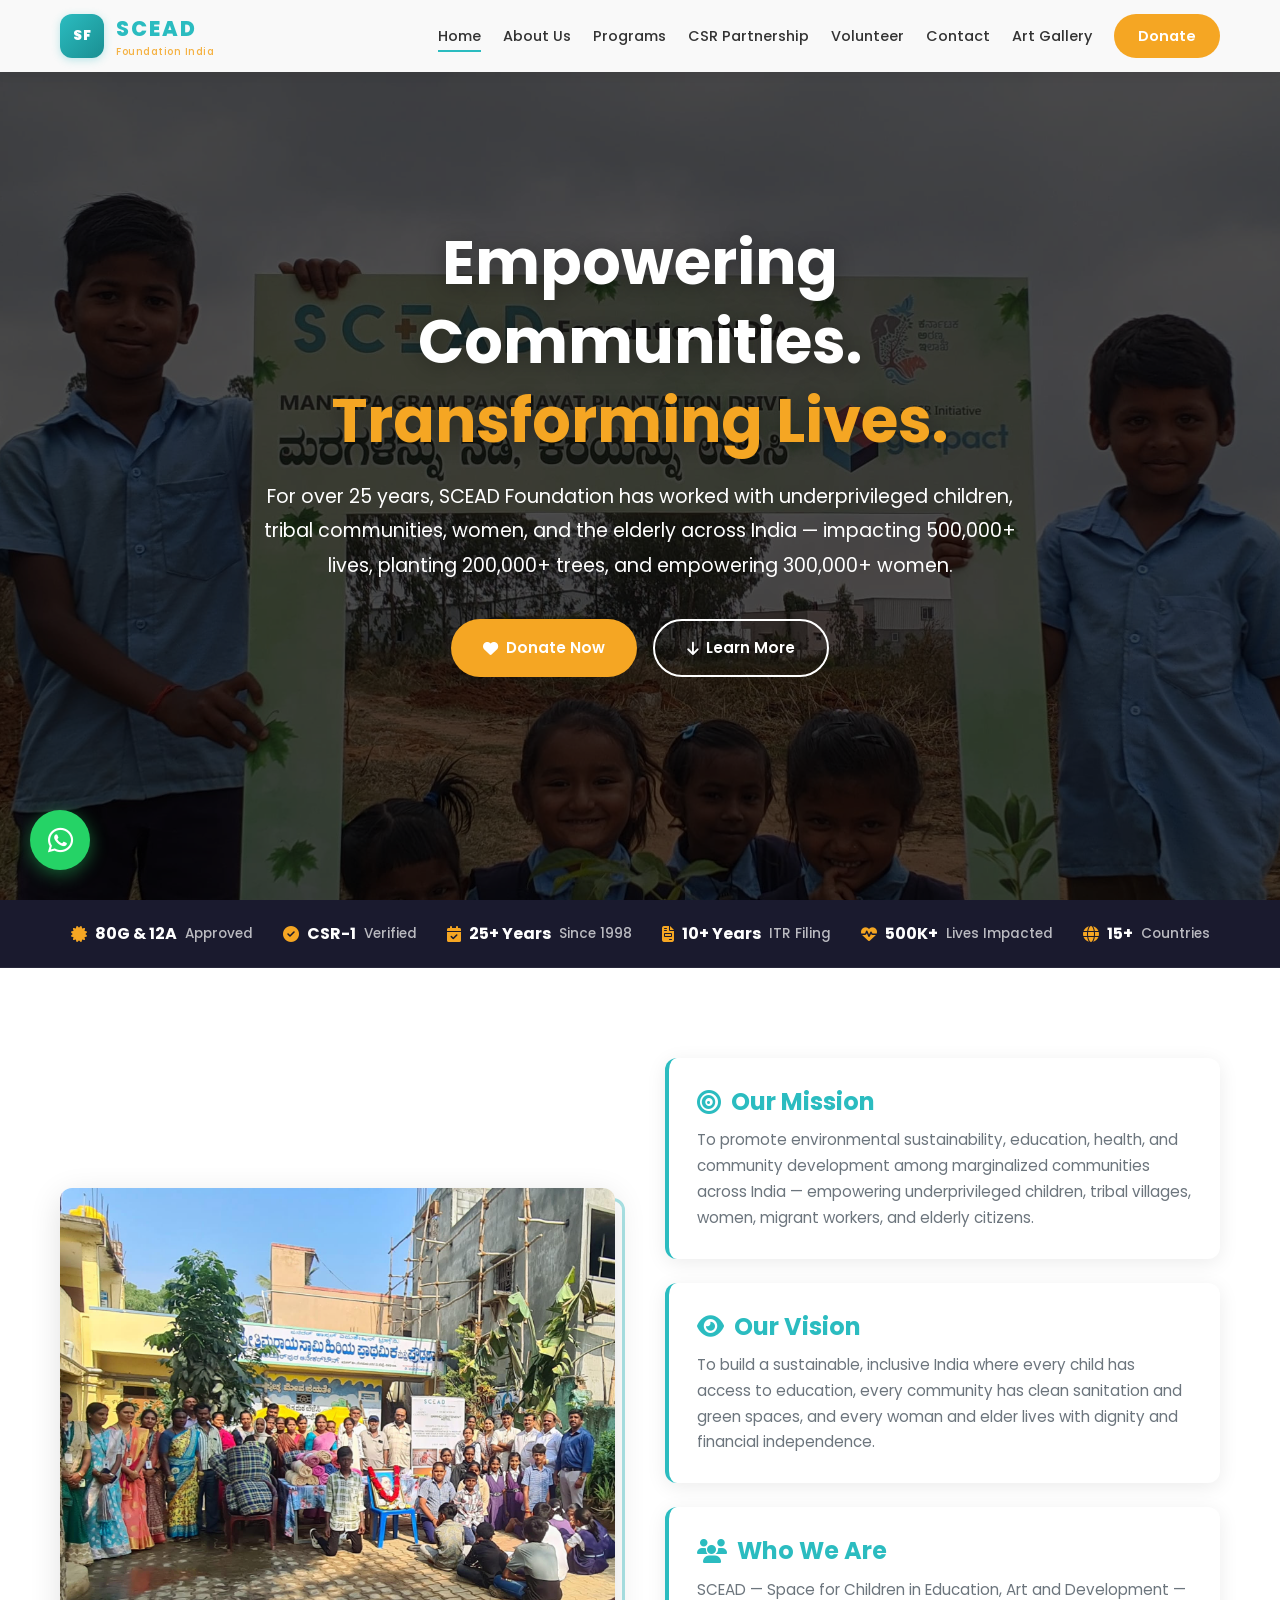
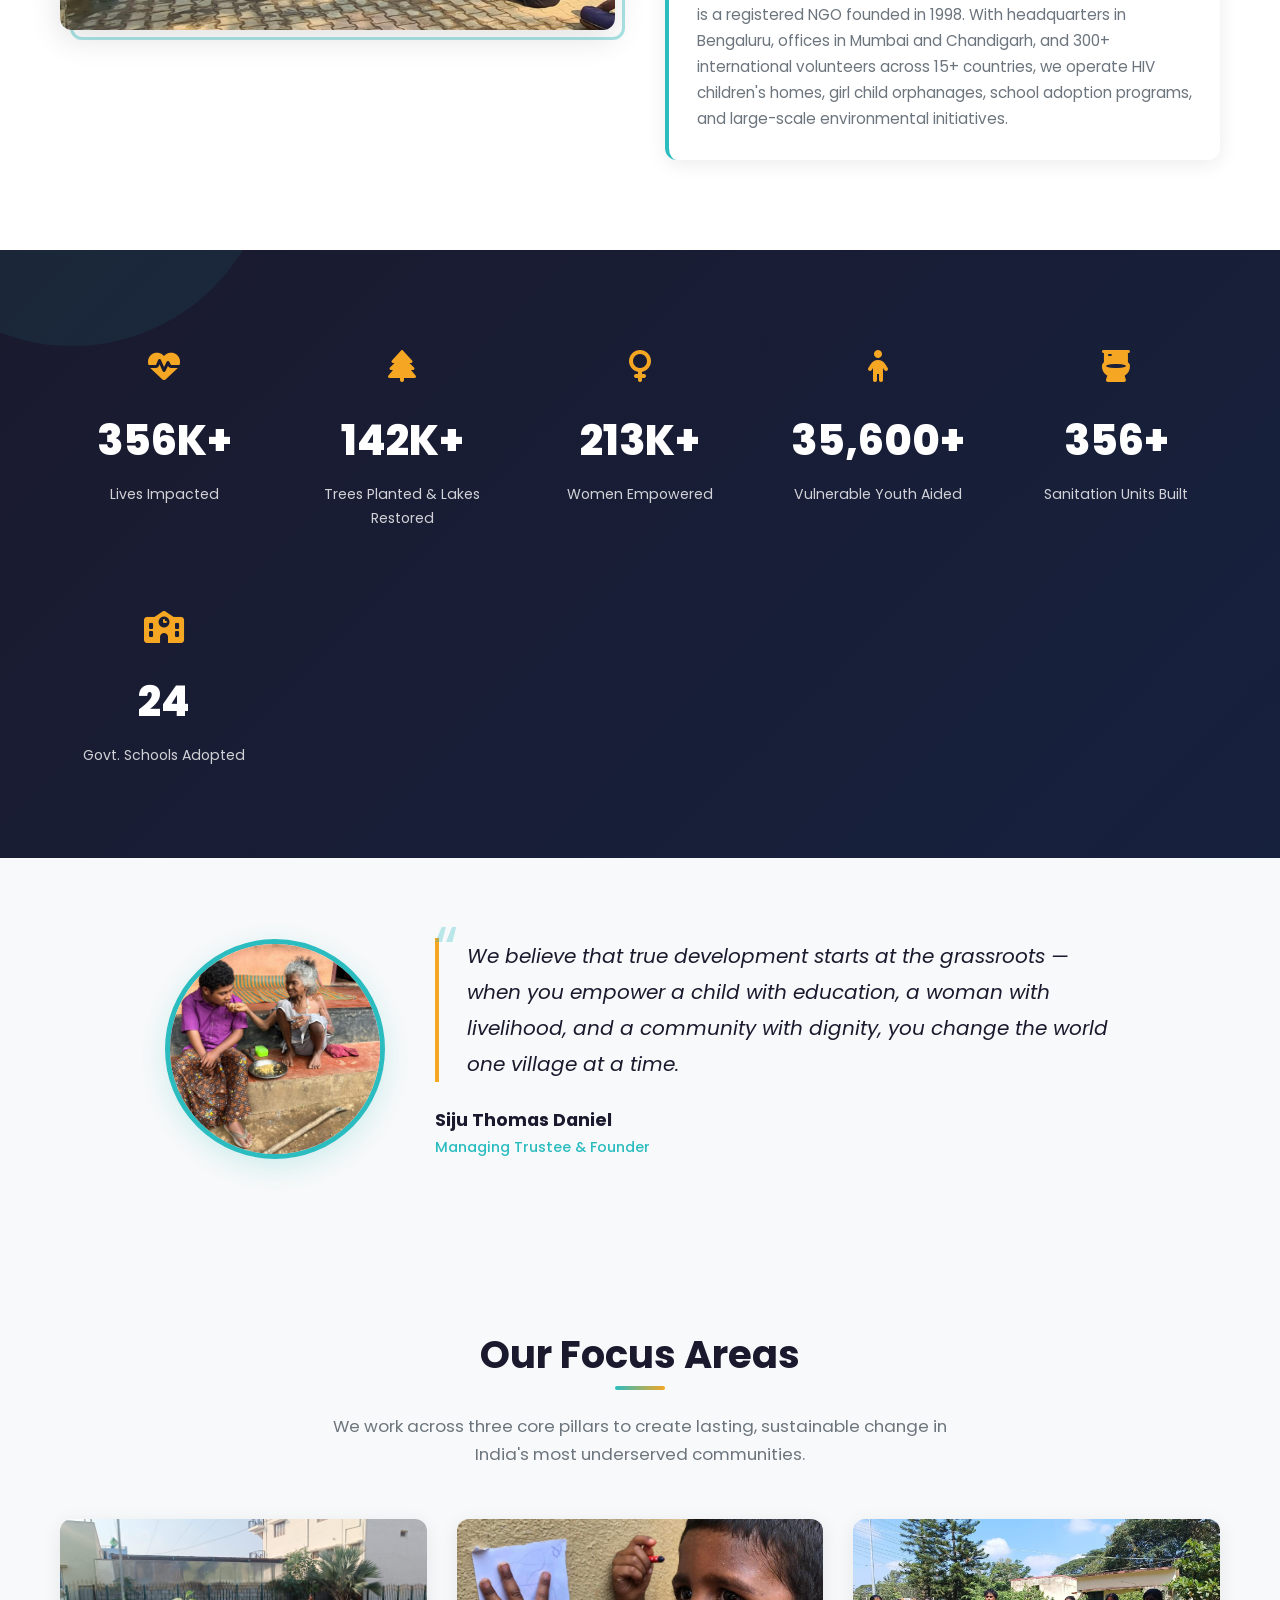
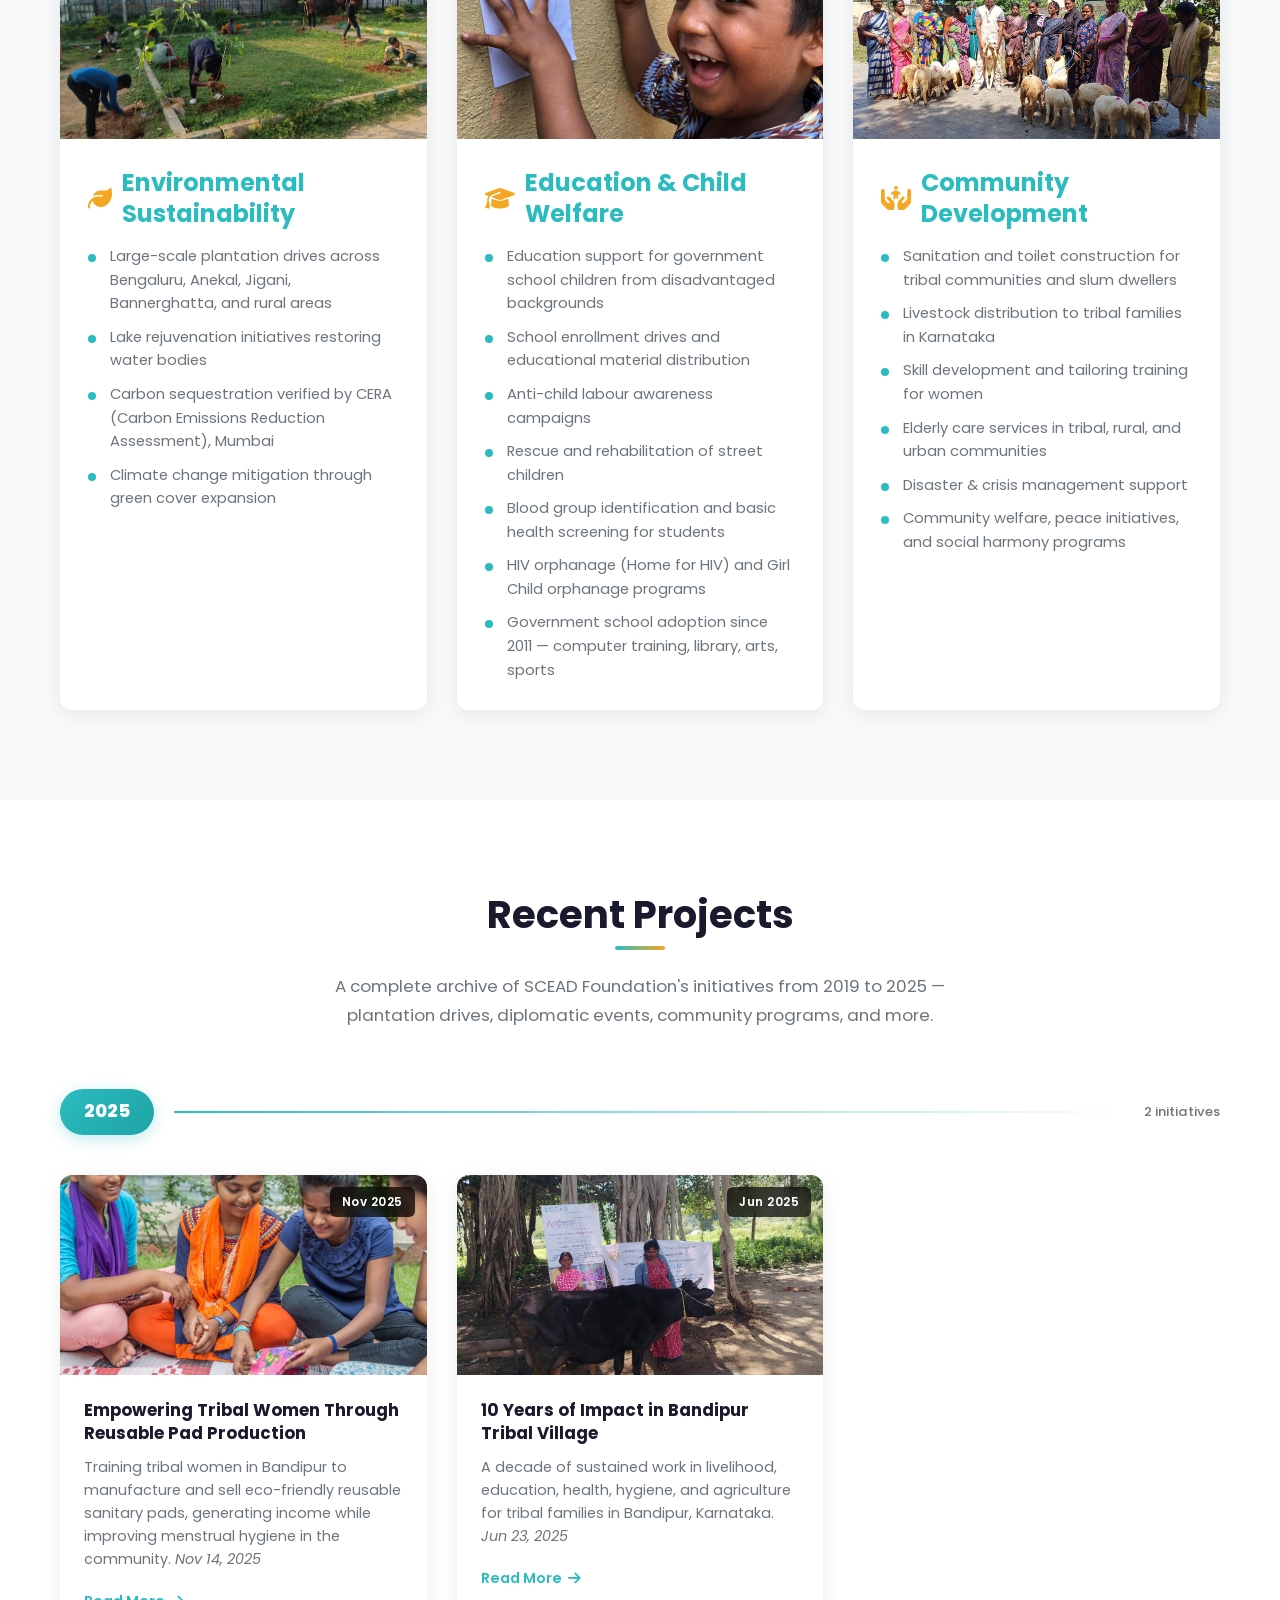
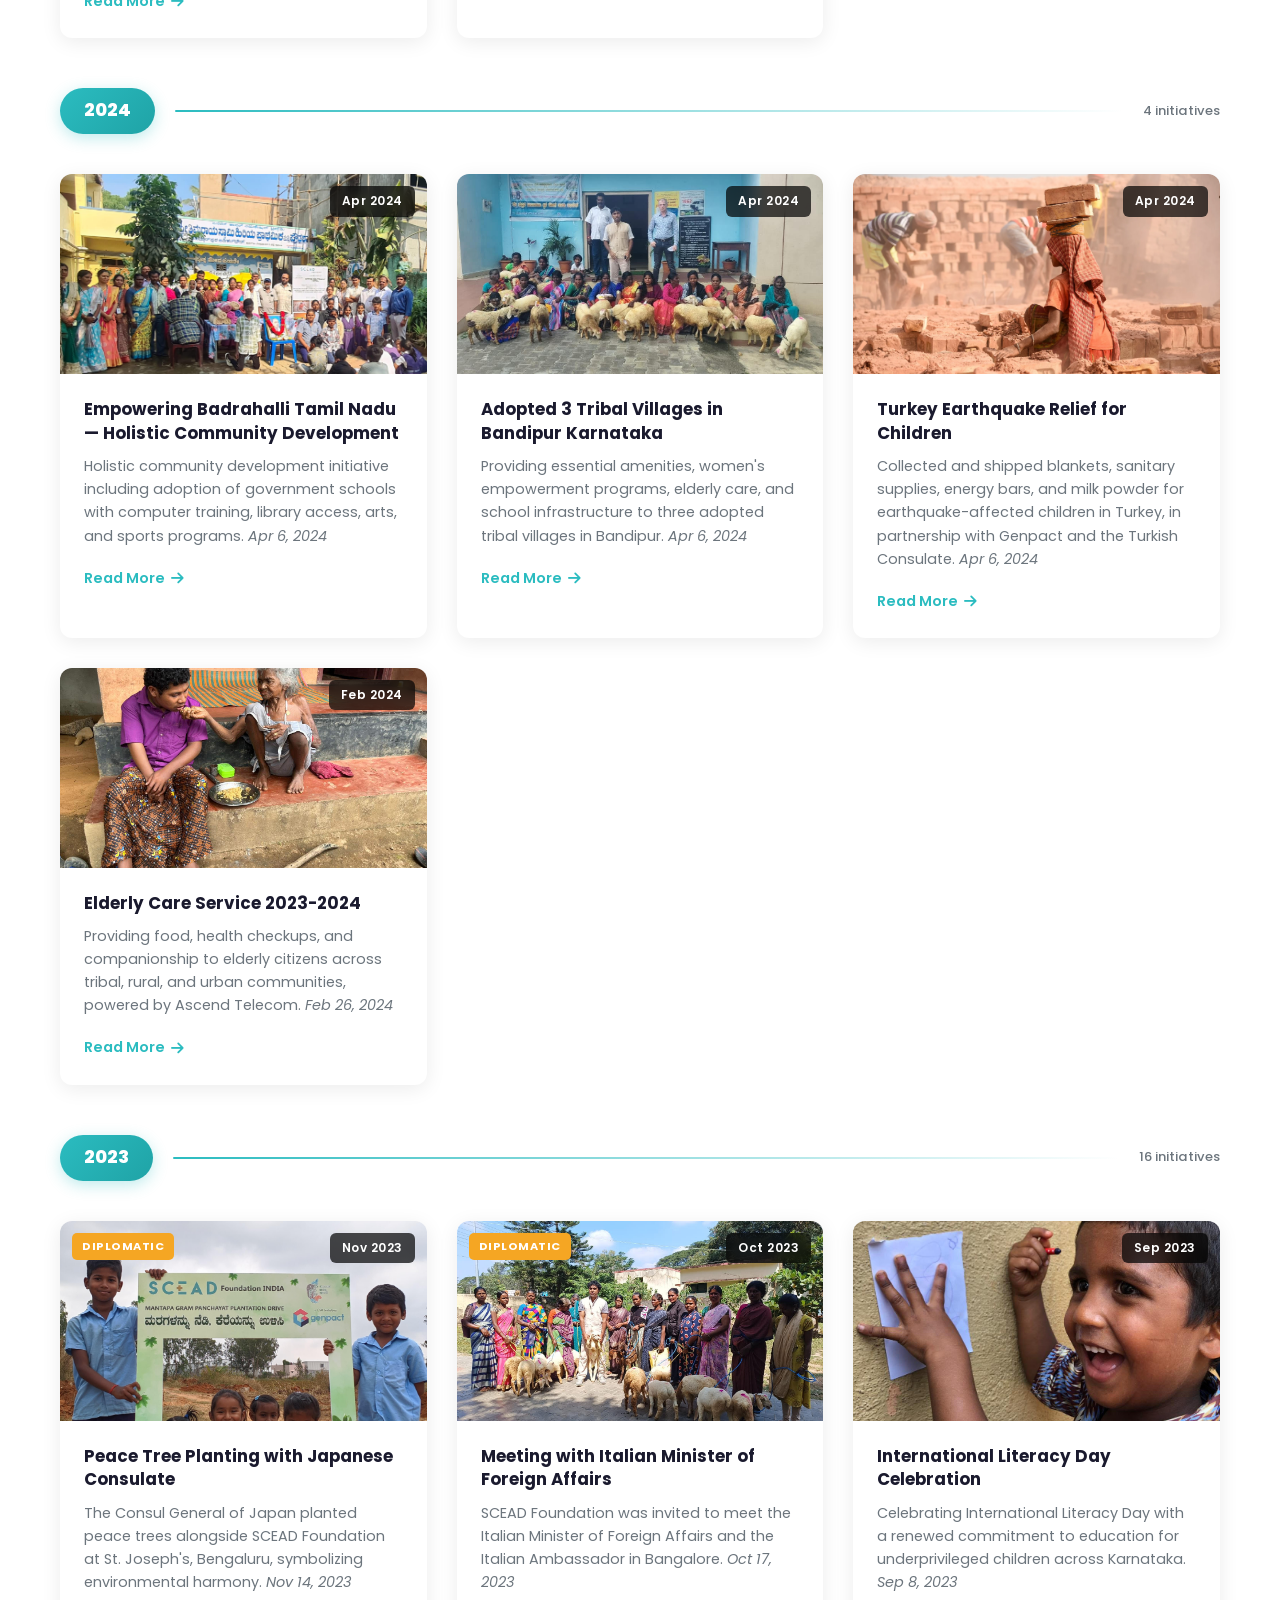
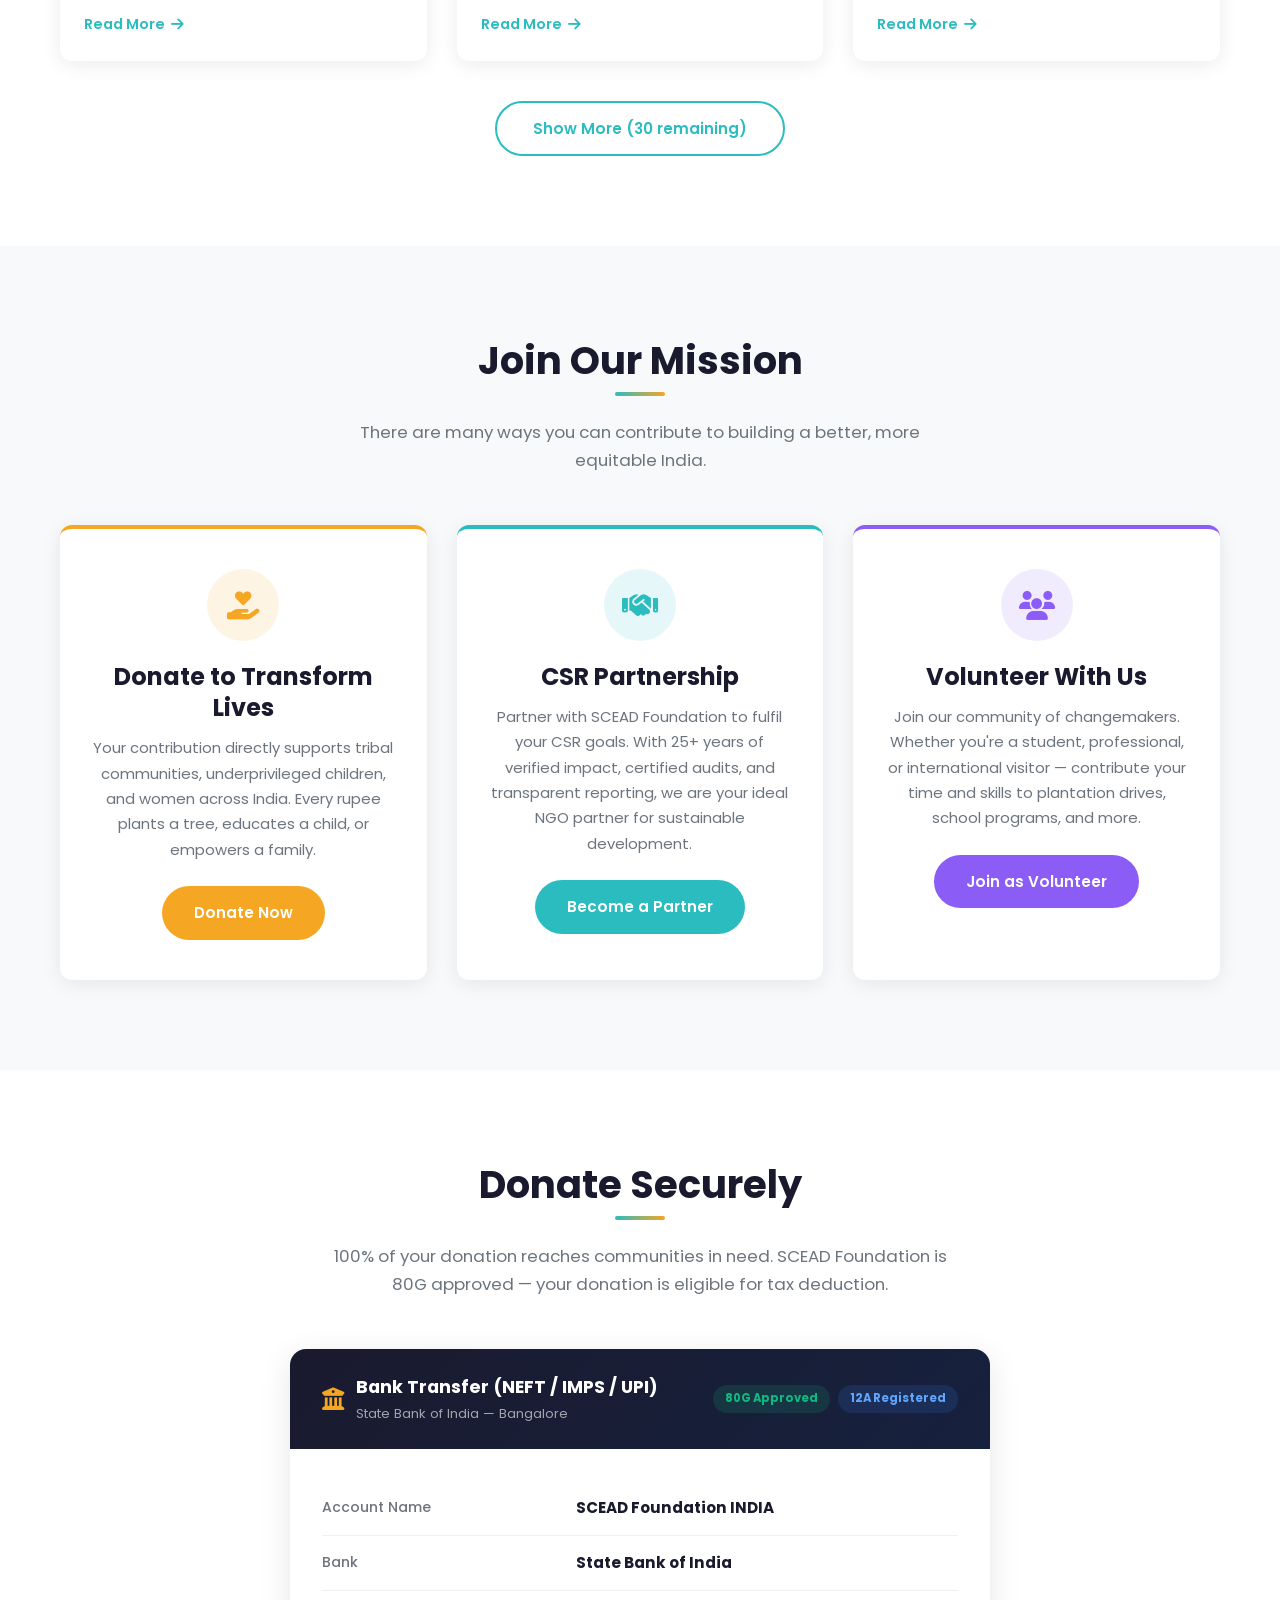
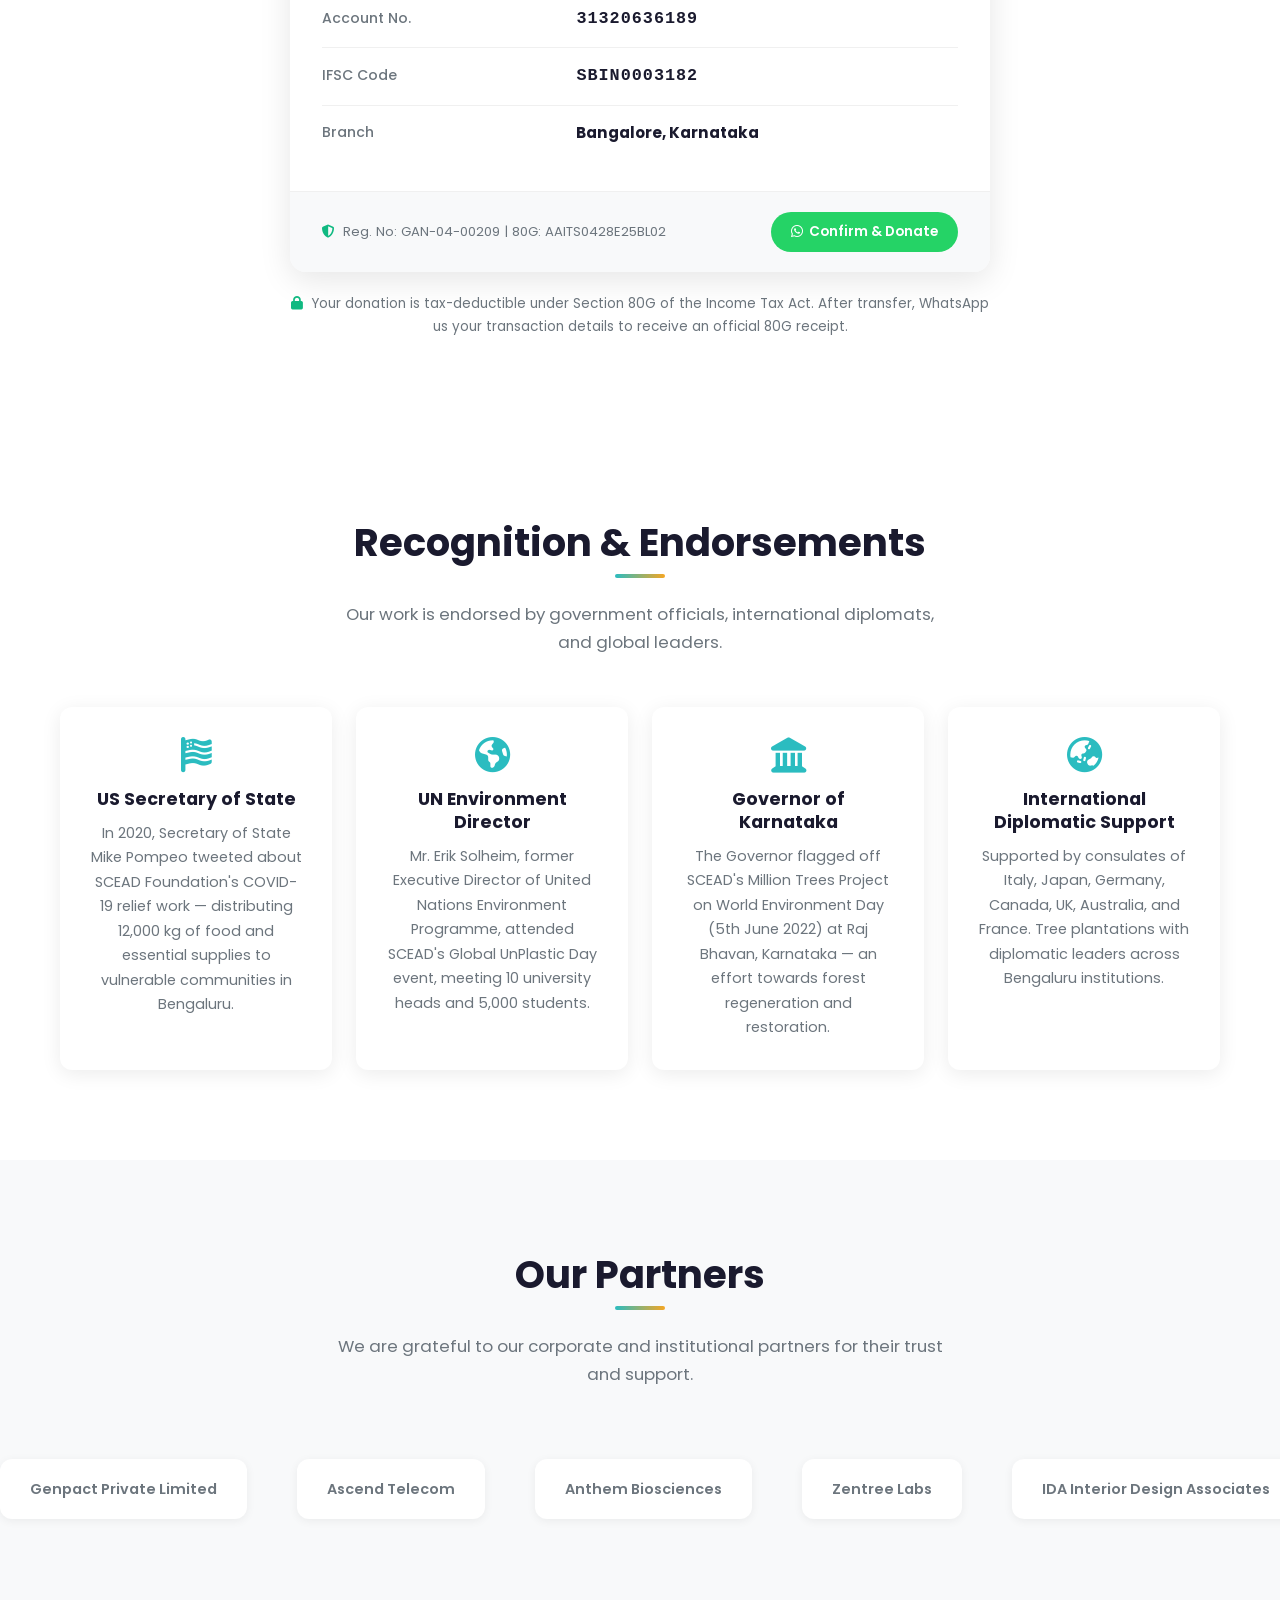
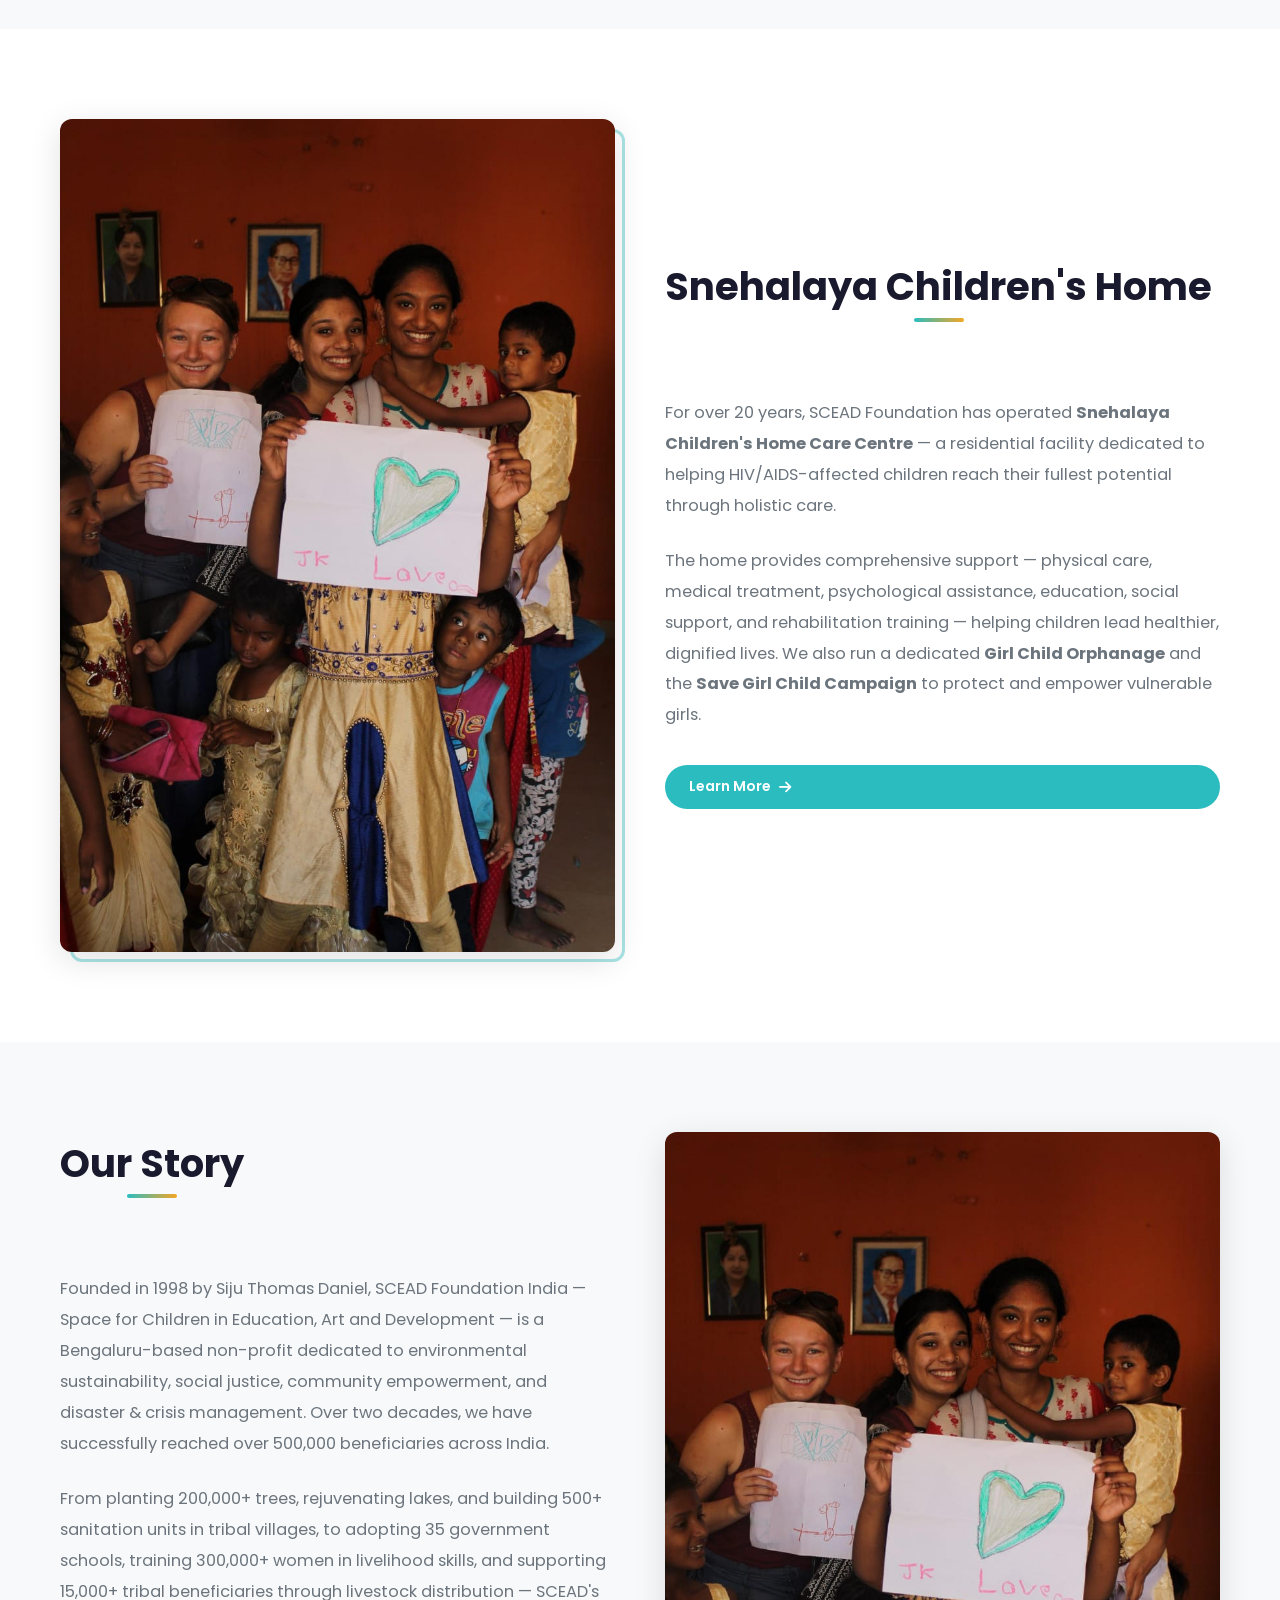
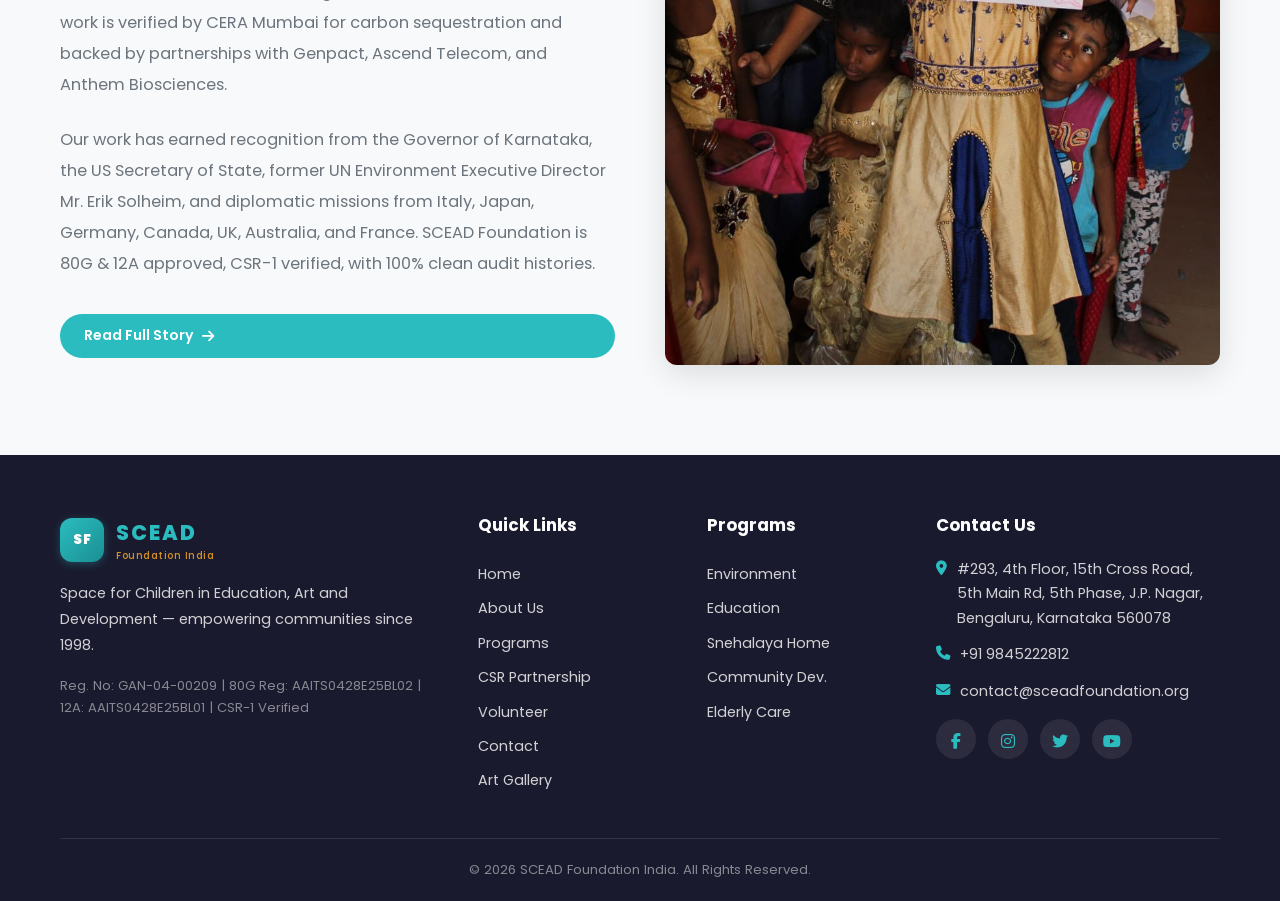
<file: index.html>
<!DOCTYPE html>
<html lang="en">
<head>
  <meta charset="UTF-8">
  <meta name="viewport" content="width=device-width, initial-scale=1.0">
  <meta name="description" content="SCEAD Foundation India — Empowering communities through education, environment, and sustainable development since 1998. Donate, volunteer, or partner with us.">
  <title>SCEAD Foundation India — Empowering Communities, Transforming Lives</title>
  <meta name="keywords" content="SCEAD Foundation India, NGO Bengaluru, CSR partnership India, tree planting NGO, tribal welfare Karnataka, women empowerment India, education NGO, HIV children home, elderly care India, donate to NGO India">
  <meta name="author" content="SCEAD Foundation India">
  <meta name="robots" content="index, follow, max-image-preview:large, max-snippet:-1, max-video-preview:-1">
  <link rel="canonical" href="https://vmishra.github.io/sceadfoundation/index.html">

  <!-- Open Graph -->
  <meta property="og:type" content="website">
  <meta property="og:title" content="SCEAD Foundation India — Empowering Communities, Transforming Lives">
  <meta property="og:description" content="Founded in 1998. 500K+ lives impacted, 200K+ trees planted, 300K+ women empowered. 80G & 12A approved. CSR-1 verified NGO in Bengaluru.">
  <meta property="og:url" content="https://vmishra.github.io/sceadfoundation/">
  <meta property="og:site_name" content="SCEAD Foundation India">
  <meta property="og:locale" content="en_IN">
  <meta property="og:image" content="https://vmishra.github.io/sceadfoundation/images/children-plantation-banner.jpg">
  <meta property="og:image:width" content="1200">
  <meta property="og:image:height" content="630">

  <!-- Twitter Card -->
  <meta name="twitter:card" content="summary_large_image">
  <meta name="twitter:title" content="SCEAD Foundation India — Empowering Communities, Transforming Lives">
  <meta name="twitter:description" content="25+ years of grassroots impact. 500K+ lives, 200K+ trees, 300K+ women empowered. Donate, volunteer, or partner with us.">
  <meta name="twitter:image" content="https://vmishra.github.io/sceadfoundation/images/children-plantation-banner.jpg">
  <link rel="preconnect" href="https://fonts.googleapis.com">
  <link rel="preconnect" href="https://fonts.gstatic.com" crossorigin>
  <link href="https://fonts.googleapis.com/css2?family=Poppins:wght@300;400;500;600;700;800&display=swap" rel="stylesheet">
  <link rel="stylesheet" href="https://cdnjs.cloudflare.com/ajax/libs/font-awesome/6.5.1/css/all.min.css">
  <link rel="stylesheet" href="styles.css">
  <!-- Structured Data -->
  <script type="application/ld+json">
  {
    "@context": "https://schema.org",
    "@type": "NGO",
    "name": "SCEAD Foundation India",
    "alternateName": "Space for Children in Education, Art and Development",
    "url": "https://www.sceadfoundation.org/",
    "logo": "https://vmishra.github.io/sceadfoundation/images/children-plantation-banner.jpg",
    "description": "SCEAD Foundation India is a registered NGO founded in 1998 dedicated to environmental sustainability, education, tribal welfare, women's empowerment, and community development. 500K+ lives impacted across India.",
    "foundingDate": "1998",
    "founder": {
      "@type": "Person",
      "name": "Siju Thomas Daniel",
      "jobTitle": "Managing Trustee & Founder"
    },
    "address": {
      "@type": "PostalAddress",
      "streetAddress": "#293, 4th Floor, 15th Cross Road, 5th Main Rd, 5th Phase, J.P. Nagar",
      "addressLocality": "Bengaluru",
      "addressRegion": "Karnataka",
      "postalCode": "560078",
      "addressCountry": "IN"
    },
    "telephone": "+919845222812",
    "email": "contact@sceadfoundation.org",
    "sameAs": [
      "https://www.sceadfoundation.org/",
      "https://www.sceadfoundation.blogspot.in"
    ],
    "areaServed": {
      "@type": "Country",
      "name": "India"
    },
    "knowsAbout": ["Environmental sustainability", "Education", "Tribal welfare", "Women empowerment", "Elderly care", "CSR partnership", "Tree planting", "HIV children care"],
    "award": ["US Secretary of State recognition", "UN Environment Director endorsement", "Governor of Karnataka Million Trees Project"],
    "numberOfEmployees": {
      "@type": "QuantitativeValue",
      "value": 300,
      "unitText": "volunteers"
    }
  }
  </script>
  <script type="application/ld+json">
  {
    "@context": "https://schema.org",
    "@type": "FAQPage",
    "mainEntity": [
      {
        "@type": "Question",
        "name": "What is SCEAD Foundation India?",
        "acceptedAnswer": {
          "@type": "Answer",
          "text": "SCEAD Foundation India (Space for Children in Education, Art and Development) is a registered NGO founded in 1998 in Bengaluru by Siju Thomas Daniel. It works across environmental sustainability, education, tribal welfare, women's empowerment, elderly care, and disaster relief, having impacted 500,000+ lives across India."
        }
      },
      {
        "@type": "Question",
        "name": "How can I donate to SCEAD Foundation?",
        "acceptedAnswer": {
          "@type": "Answer",
          "text": "You can donate by contacting SCEAD Foundation via WhatsApp at +91 9845222812 or email at contact@sceadfoundation.org. SCEAD Foundation is 80G approved (Reg: AAITS0428E25BL02), so your donations are eligible for tax deduction under Section 80G of the Income Tax Act."
        }
      },
      {
        "@type": "Question",
        "name": "Is SCEAD Foundation CSR compliant?",
        "acceptedAnswer": {
          "@type": "Answer",
          "text": "Yes. SCEAD Foundation India is fully CSR compliant with 80G & 12A registration, CSR-1 verification, 100% clean audit histories, 10+ years continuous ITR filing, and all statutory documents required for corporate CSR partnerships under Schedule VII of the Companies Act, 2013."
        }
      },
      {
        "@type": "Question",
        "name": "How can I volunteer with SCEAD Foundation?",
        "acceptedAnswer": {
          "@type": "Answer",
          "text": "SCEAD Foundation welcomes volunteers from India and internationally (300+ volunteers from 17 countries). You can volunteer in education, environment, community outreach, creative arts, healthcare, web/marketing, or fundraising. Contact via WhatsApp at +91 9845222812 or fill out the volunteer form on the website."
        }
      },
      {
        "@type": "Question",
        "name": "What is SCEAD Foundation's 80G registration number?",
        "acceptedAnswer": {
          "@type": "Answer",
          "text": "SCEAD Foundation's 80G registration number is AAITS0428E25BL02. The 12A registration is AAITS0428E25BL01/AAITS0428E. The foundation is also CSR-1 verified and registered under Indian Government as GAN-04-00209."
        }
      }
    ]
  }
  </script>
</head>
<body>

  <!-- Navigation -->
  <nav class="navbar" role="navigation" aria-label="Main navigation">
    <div class="container">
      <a href="index.html" class="logo" aria-label="SCEAD Foundation Home">
        <div class="logo-icon">SF</div>
        <div class="logo-text">
          <span>SCEAD</span>
          <span>Foundation India</span>
        </div>
      </a>
      <div class="nav-links" id="navLinks">
        <a href="index.html" class="active">Home</a>
        <a href="about.html">About Us</a>
        <a href="programs.html">Programs</a>
        <a href="csr.html">CSR Partnership</a>
        <a href="volunteer.html">Volunteer</a>
        <a href="contact.html">Contact</a>
        <a href="art-gallery.html">Art Gallery</a>
        <a href="#donate-details" class="nav-donate">Donate</a>
      </div>
      <button class="hamburger" id="hamburger" aria-label="Toggle navigation menu" aria-expanded="false">
        <span></span><span></span><span></span>
      </button>
    </div>
  </nav>

  <!-- Hero Section -->
  <section class="hero" id="home">
    <div class="hero-bg" style="background-image: url('images/children-plantation-banner.jpg');" role="img" aria-label="SCEAD Foundation school children at a plantation drive"></div>
    <div class="hero-content">
      <h1 data-aos="fade-up">Empowering Communities.<br><span>Transforming Lives.</span></h1>
      <p data-aos="fade-up" data-aos-delay="200">For over 25 years, SCEAD Foundation has worked with underprivileged children, tribal communities, women, and the elderly across India — impacting 500,000+ lives, planting 200,000+ trees, and empowering 300,000+ women.</p>
      <div class="hero-buttons" data-aos="fade-up" data-aos-delay="400">
        <a href="#donate-details" class="btn btn-primary"><i class="fas fa-heart"></i> Donate Now</a>
        <a href="#about" class="btn btn-outline"><i class="fas fa-arrow-down"></i> Learn More</a>
      </div>
    </div>
  </section>

  <!-- Trust Badges Strip -->
  <div class="trust-strip">
    <div class="container">
      <div class="trust-badge"><i class="fas fa-certificate"></i> <strong>80G &amp; 12A</strong> Approved</div>
      <div class="trust-badge"><i class="fas fa-check-circle"></i> <strong>CSR-1</strong> Verified</div>
      <div class="trust-badge"><i class="fas fa-calendar-check"></i> <strong>25+ Years</strong> Since 1998</div>
      <div class="trust-badge"><i class="fas fa-file-invoice"></i> <strong>10+ Years</strong> ITR Filing</div>
      <div class="trust-badge"><i class="fas fa-heart-pulse"></i> <strong>500K+</strong> Lives Impacted</div>
      <div class="trust-badge"><i class="fas fa-globe"></i> <strong>15+</strong> Countries</div>
    </div>
  </div>

  <!-- About Section -->
  <section class="section" id="about">
    <div class="container">
      <div class="about-grid">
        <div class="about-image" data-aos="fade-right">
          <img src="images/community-gathering.jpg" alt="SCEAD Foundation community gathering and outreach event" loading="lazy">
        </div>
        <div class="about-cards" data-aos="fade-left">
          <div class="about-card">
            <h3><i class="fas fa-bullseye"></i> Our Mission</h3>
            <p>To promote environmental sustainability, education, health, and community development among marginalized communities across India — empowering underprivileged children, tribal villages, women, migrant workers, and elderly citizens.</p>
          </div>
          <div class="about-card">
            <h3><i class="fas fa-eye"></i> Our Vision</h3>
            <p>To build a sustainable, inclusive India where every child has access to education, every community has clean sanitation and green spaces, and every woman and elder lives with dignity and financial independence.</p>
          </div>
          <div class="about-card">
            <h3><i class="fas fa-users"></i> Who We Are</h3>
            <p>SCEAD — Space for Children in Education, Art and Development — is a registered NGO founded in 1998. With headquarters in Bengaluru, offices in Mumbai and Chandigarh, and 300+ international volunteers across 15+ countries, we operate HIV children's homes, girl child orphanages, school adoption programs, and large-scale environmental initiatives.</p>
          </div>
        </div>
      </div>
    </div>
  </section>

  <!-- Impact Stats -->
  <section class="stats-section" id="impact">
    <div class="container">
      <div class="stats-grid">
        <div class="stat-item" data-aos="fade-up">
          <div class="stat-icon"><i class="fas fa-heart-pulse"></i></div>
          <div class="stat-number" data-target="500" data-suffix="K+">0</div>
          <div class="stat-label">Lives Impacted</div>
        </div>
        <div class="stat-item" data-aos="fade-up" data-aos-delay="100">
          <div class="stat-icon"><i class="fas fa-tree"></i></div>
          <div class="stat-number" data-target="200" data-suffix="K+">0</div>
          <div class="stat-label">Trees Planted &amp; Lakes Restored</div>
        </div>
        <div class="stat-item" data-aos="fade-up" data-aos-delay="200">
          <div class="stat-icon"><i class="fas fa-venus"></i></div>
          <div class="stat-number" data-target="300" data-suffix="K+">0</div>
          <div class="stat-label">Women Empowered</div>
        </div>
        <div class="stat-item" data-aos="fade-up" data-aos-delay="300">
          <div class="stat-icon"><i class="fas fa-child"></i></div>
          <div class="stat-number" data-target="50000" data-suffix="+">0</div>
          <div class="stat-label">Vulnerable Youth Aided</div>
        </div>
        <div class="stat-item" data-aos="fade-up" data-aos-delay="400">
          <div class="stat-icon"><i class="fas fa-toilet"></i></div>
          <div class="stat-number" data-target="500" data-suffix="+">0</div>
          <div class="stat-label">Sanitation Units Built</div>
        </div>
        <div class="stat-item" data-aos="fade-up" data-aos-delay="500">
          <div class="stat-icon"><i class="fas fa-school"></i></div>
          <div class="stat-number" data-target="35" data-suffix="">0</div>
          <div class="stat-label">Govt. Schools Adopted</div>
        </div>
      </div>
    </div>
  </section>

  <!-- Founder Quote -->
  <section class="founder-section" id="founder">
    <div class="container">
      <div class="founder-grid">
        <div class="founder-photo" data-aos="zoom-in">
          <img src="images/elderly-care.jpg" alt="SCEAD Foundation founder's grassroots work with communities" loading="lazy">
        </div>
        <div class="founder-content" data-aos="fade-left">
          <blockquote>
            We believe that true development starts at the grassroots — when you empower a child with education, a woman with livelihood, and a community with dignity, you change the world one village at a time.
          </blockquote>
          <div class="founder-name">Siju Thomas Daniel</div>
          <div class="founder-title">Managing Trustee &amp; Founder</div>
        </div>
      </div>
    </div>
  </section>

  <!-- Focus Areas -->
  <section class="section section-alt" id="programs">
    <div class="container">
      <div class="section-header" data-aos="fade-up">
        <h2>Our Focus Areas</h2>
        <p>We work across three core pillars to create lasting, sustainable change in India's most underserved communities.</p>
      </div>
      <div class="focus-grid">
        <!-- Card 1 -->
        <div class="focus-card" data-aos="fade-up">
          <div class="focus-card-image">
            <img src="images/plantation-drive.jpg" alt="SCEAD Foundation tree plantation drive in Bengaluru" loading="lazy">
          </div>
          <div class="focus-card-body">
            <h3><i class="fas fa-leaf"></i> Environmental Sustainability</h3>
            <ul>
              <li>Large-scale plantation drives across Bengaluru, Anekal, Jigani, Bannerghatta, and rural areas</li>
              <li>Lake rejuvenation initiatives restoring water bodies</li>
              <li>Carbon sequestration verified by CERA (Carbon Emissions Reduction Assessment), Mumbai</li>
              <li>Climate change mitigation through green cover expansion</li>
            </ul>
          </div>
        </div>
        <!-- Card 2 -->
        <div class="focus-card" data-aos="fade-up" data-aos-delay="150">
          <div class="focus-card-image">
            <img src="images/child-learning.jpg" alt="SCEAD Foundation education support for underprivileged child" loading="lazy">
          </div>
          <div class="focus-card-body">
            <h3><i class="fas fa-graduation-cap"></i> Education &amp; Child Welfare</h3>
            <ul>
              <li>Education support for government school children from disadvantaged backgrounds</li>
              <li>School enrollment drives and educational material distribution</li>
              <li>Anti-child labour awareness campaigns</li>
              <li>Rescue and rehabilitation of street children</li>
              <li>Blood group identification and basic health screening for students</li>
              <li>HIV orphanage (Home for HIV) and Girl Child orphanage programs</li>
              <li>Government school adoption since 2011 — computer training, library, arts, sports</li>
            </ul>
          </div>
        </div>
        <!-- Card 3 -->
        <div class="focus-card" data-aos="fade-up" data-aos-delay="300">
          <div class="focus-card-image">
            <img src="images/livestock-distribution-women.jpg" alt="SCEAD Foundation livestock distribution to tribal women" loading="lazy">
          </div>
          <div class="focus-card-body">
            <h3><i class="fas fa-hands-holding-child"></i> Community Development</h3>
            <ul>
              <li>Sanitation and toilet construction for tribal communities and slum dwellers</li>
              <li>Livestock distribution to tribal families in Karnataka</li>
              <li>Skill development and tailoring training for women</li>
              <li>Elderly care services in tribal, rural, and urban communities</li>
              <li>Disaster &amp; crisis management support</li>
              <li>Community welfare, peace initiatives, and social harmony programs</li>
            </ul>
          </div>
        </div>
      </div>
    </div>
  </section>

  <!-- Key Projects -->
  <section class="section" id="projects">
    <div class="container">
      <div class="section-header" data-aos="fade-up">
        <h2>Recent Projects</h2>
        <p>A complete archive of SCEAD Foundation's initiatives from 2019 to 2025 — plantation drives, diplomatic events, community programs, and more.</p>
      </div>
      <div class="projects-grid">
        <!-- ===== 2025 ===== -->
        <div class="year-divider">
          <span class="year-label">2025</span>
          <span class="year-line"></span>
          <span class="year-count">2 initiatives</span>
        </div>
        <div class="project-card" data-aos="fade-up" data-aos-delay="100">
          <div class="project-card-image">
            <img src="images/saukhyam-pads.avif" alt="Empowering Tribal Women Through Reusable Pad Production" loading="lazy">
            <span class="project-card-date">Nov 2025</span>
          </div>
          <div class="project-card-body">
            <h3>Empowering Tribal Women Through Reusable Pad Production</h3>
            <p>Training tribal women in Bandipur to manufacture and sell eco-friendly reusable sanitary pads, generating income while improving menstrual hygiene in the community. <em>Nov 14, 2025</em></p>
            <a href="https://www.sceadfoundation.org/2025/11/empowering-tribal-women-through.html" target="_blank" class="btn-sm">Read More <i class="fas fa-arrow-right"></i></a>
          </div>
        </div>
        <div class="project-card" data-aos="fade-up" data-aos-delay="200">
          <div class="project-card-image">
            <img src="images/cow-distribution-tribal.jpg" alt="10 Years of Impact in Bandipur Tribal Village" loading="lazy">
            <span class="project-card-date">Jun 2025</span>
          </div>
          <div class="project-card-body">
            <h3>10 Years of Impact in Bandipur Tribal Village</h3>
            <p>A decade of sustained work in livelihood, education, health, hygiene, and agriculture for tribal families in Bandipur, Karnataka. <em>Jun 23, 2025</em></p>
            <a href="https://www.sceadfoundation.org/2025/06/10-years-of-impact-scead-foundations.html" target="_blank" class="btn-sm">Read More <i class="fas fa-arrow-right"></i></a>
          </div>
        </div>
        <!-- ===== 2024 ===== -->
        <div class="year-divider">
          <span class="year-label">2024</span>
          <span class="year-line"></span>
          <span class="year-count">4 initiatives</span>
        </div>
        <div class="project-card" data-aos="fade-up" data-aos-delay="100">
          <div class="project-card-image">
            <img src="images/community-gathering.jpg" alt="Empowering Badrahalli Tamil Nadu — Holistic Community Development" loading="lazy">
            <span class="project-card-date">Apr 2024</span>
          </div>
          <div class="project-card-body">
            <h3>Empowering Badrahalli Tamil Nadu — Holistic Community Development</h3>
            <p>Holistic community development initiative including adoption of government schools with computer training, library access, arts, and sports programs. <em>Apr 6, 2024</em></p>
            <a href="https://www.sceadfoundation.org/2024/04/rural-india-empowering-badrahalli.html" target="_blank" class="btn-sm">Read More <i class="fas fa-arrow-right"></i></a>
          </div>
        </div>
        <div class="project-card" data-aos="fade-up" data-aos-delay="200">
          <div class="project-card-image">
            <img src="images/livestock-event-group.jpg" alt="Adopted 3 Tribal Villages in Bandipur Karnataka" loading="lazy">
            <span class="project-card-date">Apr 2024</span>
          </div>
          <div class="project-card-body">
            <h3>Adopted 3 Tribal Villages in Bandipur Karnataka</h3>
            <p>Providing essential amenities, women's empowerment programs, elderly care, and school infrastructure to three adopted tribal villages in Bandipur. <em>Apr 6, 2024</em></p>
            <a href="https://www.sceadfoundation.org/2024/04/adopted-3-tribal-community-village-in.html" target="_blank" class="btn-sm">Read More <i class="fas fa-arrow-right"></i></a>
          </div>
        </div>
        <div class="project-card" data-aos="fade-up" data-aos-delay="100">
          <div class="project-card-image">
            <img src="images/child-labor-brickkilns.webp" alt="Turkey Earthquake Relief for Children" loading="lazy">
            <span class="project-card-date">Apr 2024</span>
          </div>
          <div class="project-card-body">
            <h3>Turkey Earthquake Relief for Children</h3>
            <p>Collected and shipped blankets, sanitary supplies, energy bars, and milk powder for earthquake-affected children in Turkey, in partnership with Genpact and the Turkish Consulate. <em>Apr 6, 2024</em></p>
            <a href="https://www.sceadfoundation.org/2023/04/collecting-turkey-relief-goods-to-send.html" target="_blank" class="btn-sm">Read More <i class="fas fa-arrow-right"></i></a>
          </div>
        </div>
        <div class="project-card" data-aos="fade-up" data-aos-delay="200">
          <div class="project-card-image">
            <img src="images/elderly-care.jpg" alt="Elderly Care Service 2023-2024" loading="lazy">
            <span class="project-card-date">Feb 2024</span>
          </div>
          <div class="project-card-body">
            <h3>Elderly Care Service 2023-2024</h3>
            <p>Providing food, health checkups, and companionship to elderly citizens across tribal, rural, and urban communities, powered by Ascend Telecom. <em>Feb 26, 2024</em></p>
            <a href="https://www.sceadfoundation.org/2024/02/elderly-care-service-november-2023.html" target="_blank" class="btn-sm">Read More <i class="fas fa-arrow-right"></i></a>
          </div>
        </div>
        <!-- ===== 2023 ===== -->
        <div class="year-divider">
          <span class="year-label">2023</span>
          <span class="year-line"></span>
          <span class="year-count">16 initiatives</span>
        </div>
        <div class="project-card" data-aos="fade-up" data-aos-delay="100">
          <div class="project-card-image">
            <img src="images/children-plantation-banner.jpg" alt="Peace Tree Planting with Japanese Consulate" loading="lazy">
            <span class="project-card-badge">Diplomatic</span>
            <span class="project-card-date">Nov 2023</span>
          </div>
          <div class="project-card-body">
            <h3>Peace Tree Planting with Japanese Consulate</h3>
            <p>The Consul General of Japan planted peace trees alongside SCEAD Foundation at St. Joseph's, Bengaluru, symbolizing environmental harmony. <em>Nov 14, 2023</em></p>
            <a href="https://www.sceadfoundation.org/2023/11/planting-trees-as-act-of-peace-by.html" target="_blank" class="btn-sm">Read More <i class="fas fa-arrow-right"></i></a>
          </div>
        </div>
        <div class="project-card" data-aos="fade-up" data-aos-delay="200">
          <div class="project-card-image">
            <img src="images/livestock-distribution-women.jpg" alt="Meeting with Italian Minister of Foreign Affairs" loading="lazy">
            <span class="project-card-badge">Diplomatic</span>
            <span class="project-card-date">Oct 2023</span>
          </div>
          <div class="project-card-body">
            <h3>Meeting with Italian Minister of Foreign Affairs</h3>
            <p>SCEAD Foundation was invited to meet the Italian Minister of Foreign Affairs and the Italian Ambassador in Bangalore. <em>Oct 17, 2023</em></p>
            <a href="https://www.sceadfoundation.org/2023/10/invited-to-meet-italian-minister-of.html" target="_blank" class="btn-sm">Read More <i class="fas fa-arrow-right"></i></a>
          </div>
        </div>
        <div class="project-card" data-aos="fade-up" data-aos-delay="100">
          <div class="project-card-image">
            <img src="images/child-learning.jpg" alt="International Literacy Day Celebration" loading="lazy">
            <span class="project-card-date">Sep 2023</span>
          </div>
          <div class="project-card-body">
            <h3>International Literacy Day Celebration</h3>
            <p>Celebrating International Literacy Day with a renewed commitment to education for underprivileged children across Karnataka. <em>Sep 8, 2023</em></p>
            <a href="https://www.sceadfoundation.org/2023/09/celebrating-international-literacy-day.html" target="_blank" class="btn-sm">Read More <i class="fas fa-arrow-right"></i></a>
          </div>
        </div>
        <div class="project-card" data-aos="fade-up" data-aos-delay="200">
          <div class="project-card-image">
            <img src="images/plantation-drive.jpg" alt="British High Commission at SCEAD Foundation — Hiroshima Nagasaki Day" loading="lazy">
            <span class="project-card-badge">Diplomatic</span>
            <span class="project-card-date">Aug 2023</span>
          </div>
          <div class="project-card-body">
            <h3>British High Commission at SCEAD Foundation — Hiroshima Nagasaki Day</h3>
            <p>The British Deputy Head of Mission joined SCEAD Foundation for a Hiroshima-Nagasaki Day commemoration event in Bangalore. <em>Aug 18, 2023</em></p>
            <a href="https://www.sceadfoundation.org/2023/08/british-high-commission-at-scead.html" target="_blank" class="btn-sm">Read More <i class="fas fa-arrow-right"></i></a>
          </div>
        </div>
        <div class="project-card" data-aos="fade-up" data-aos-delay="100">
          <div class="project-card-image">
            <img src="images/children-plantation-banner.jpg" alt="Hiroshima Nagasaki Day with Italian Consul General Alfonso Tagliaferri" loading="lazy">
            <span class="project-card-badge">Diplomatic</span>
            <span class="project-card-date">Aug 2023</span>
          </div>
          <div class="project-card-body">
            <h3>Hiroshima Nagasaki Day with Italian Consul General Alfonso Tagliaferri</h3>
            <p>The Italian Consul General joined SCEAD Foundation to observe Hiroshima Nagasaki Day 2023, promoting peace and international solidarity. <em>Aug 1, 2023</em></p>
            <a href="https://www.sceadfoundation.org/2023/08/hiroshima-nagasaki-day-2023-by-italian.html" target="_blank" class="btn-sm">Read More <i class="fas fa-arrow-right"></i></a>
          </div>
        </div>
        <div class="project-card" data-aos="fade-up" data-aos-delay="200">
          <div class="project-card-image">
            <img src="images/plantation-drive.jpg" alt="Canadian Consul General Daniel Morency — Indo-Canadian Student Exchange" loading="lazy">
            <span class="project-card-badge">Diplomatic</span>
            <span class="project-card-date">May 2023</span>
          </div>
          <div class="project-card-body">
            <h3>Canadian Consul General Daniel Morency — Indo-Canadian Student Exchange</h3>
            <p>Canadian Consul General Mr. Daniel Morency visited SCEAD Foundation to discuss and promote Indo-Canadian student exchange programs. <em>May 13, 2023</em></p>
            <a href="https://www.sceadfoundation.org/2023/05/the-canadian-consul-general-mr-daniel.html" target="_blank" class="btn-sm">Read More <i class="fas fa-arrow-right"></i></a>
          </div>
        </div>
        <div class="project-card" data-aos="fade-up" data-aos-delay="100">
          <div class="project-card-image">
            <img src="images/community-gathering.jpg" alt="Generating Awareness About Important UN Dates" loading="lazy">
            <span class="project-card-badge">Diplomatic</span>
            <span class="project-card-date">May 2023</span>
          </div>
          <div class="project-card-body">
            <h3>Generating Awareness About Important UN Dates</h3>
            <p>Community awareness campaign educating people about significant United Nations observance days and their relevance to social development. <em>May 10, 2023</em></p>
            <a href="https://www.sceadfoundation.org/2023/05/generating-awareness-about-important.html" target="_blank" class="btn-sm">Read More <i class="fas fa-arrow-right"></i></a>
          </div>
        </div>
        <div class="project-card" data-aos="fade-up" data-aos-delay="200">
          <div class="project-card-image">
            <img src="images/children-plantation-banner.jpg" alt="Sowing the Future Generation" loading="lazy">
            <span class="project-card-date">May 2023</span>
          </div>
          <div class="project-card-body">
            <h3>Sowing the Future Generation</h3>
            <p>Engaging young students in tree planting activities to instill environmental values and build a greener future generation. <em>May 10, 2023</em></p>
            <a href="https://www.sceadfoundation.org/2023/05/sowing-future-generation.html" target="_blank" class="btn-sm">Read More <i class="fas fa-arrow-right"></i></a>
          </div>
        </div>
        <div class="project-card" data-aos="fade-up" data-aos-delay="100">
          <div class="project-card-image">
            <img src="images/community-gathering.jpg" alt="Sustainable Living Workshop in Bangalore Urban Slum" loading="lazy">
            <span class="project-card-date">Apr 2023</span>
          </div>
          <div class="project-card-body">
            <h3>Sustainable Living Workshop in Bangalore Urban Slum</h3>
            <p>Conducting sustainable living awareness workshops in Bangalore urban slum communities, empowering residents with eco-friendly practices. <em>Apr 14, 2023</em></p>
            <a href="https://www.sceadfoundation.org/2023/04/sustainable-living-workshop-and.html" target="_blank" class="btn-sm">Read More <i class="fas fa-arrow-right"></i></a>
          </div>
        </div>
        <div class="project-card" data-aos="fade-up" data-aos-delay="200">
          <div class="project-card-image">
            <img src="images/plantation-drive.jpg" alt="Hosted UN Environment Director Erik Solheim" loading="lazy">
            <span class="project-card-badge">Diplomatic</span>
            <span class="project-card-date">Apr 2023</span>
          </div>
          <div class="project-card-body">
            <h3>Hosted UN Environment Director Erik Solheim</h3>
            <p>Former UN Environment Executive Director Mr. Erik Solheim visited SCEAD Foundation initiatives, meeting university heads and thousands of students. <em>Apr 5, 2023</em></p>
            <a href="https://www.sceadfoundation.org/2023/04/scead-foundation-hosted-un-environment.html" target="_blank" class="btn-sm">Read More <i class="fas fa-arrow-right"></i></a>
          </div>
        </div>
        <div class="project-card" data-aos="fade-up" data-aos-delay="100">
          <div class="project-card-image">
            <img src="images/elderly-care.jpg" alt="Weekend Meal at SCEAD Adopted Slum Area" loading="lazy">
            <span class="project-card-date">Apr 2023</span>
          </div>
          <div class="project-card-body">
            <h3>Weekend Meal at SCEAD Adopted Slum Area</h3>
            <p>Providing weekend meals to families in SCEAD-adopted slum areas, addressing food insecurity among the most vulnerable communities. <em>Apr 5, 2023</em></p>
            <a href="https://www.sceadfoundation.org/2023/04/weekend-meal-at-scead-adopted-slum-area.html" target="_blank" class="btn-sm">Read More <i class="fas fa-arrow-right"></i></a>
          </div>
        </div>
        <div class="project-card" data-aos="fade-up" data-aos-delay="200">
          <div class="project-card-image">
            <img src="images/volunteer-children.jpg" alt="Artists from Karnataka Invited to Promote Art and Culture" loading="lazy">
            <span class="project-card-date">Apr 2023</span>
          </div>
          <div class="project-card-body">
            <h3>Artists from Karnataka Invited to Promote Art and Culture</h3>
            <p>Artists from across Karnataka were invited to promote art and culture among underprivileged children and communities. <em>Apr 5, 2023</em></p>
            <a href="https://www.sceadfoundation.org/2023/04/artists-from-all-over-karnataka-were.html" target="_blank" class="btn-sm">Read More <i class="fas fa-arrow-right"></i></a>
          </div>
        </div>
        <div class="project-card" data-aos="fade-up" data-aos-delay="100">
          <div class="project-card-image">
            <img src="images/children-plantation-banner.jpg" alt="New Year Resolution — Planting One Million Trees with Japanese Consul General" loading="lazy">
            <span class="project-card-badge">Diplomatic</span>
            <span class="project-card-date">Apr 2023</span>
          </div>
          <div class="project-card-body">
            <h3>New Year Resolution — Planting One Million Trees with Japanese Consul General</h3>
            <p>SCEAD Foundation launched a bold 2023 resolution to plant one million trees, inaugurated with the Japanese Consul General. <em>Apr 5, 2023</em></p>
            <a href="https://www.sceadfoundation.org/2023/04/2023-new-year-resolution-of-planting.html" target="_blank" class="btn-sm">Read More <i class="fas fa-arrow-right"></i></a>
          </div>
        </div>
        <div class="project-card" data-aos="fade-up" data-aos-delay="200">
          <div class="project-card-image">
            <img src="images/child-learning.jpg" alt="Children Learn Life Values Through Art" loading="lazy">
            <span class="project-card-date">Apr 2023</span>
          </div>
          <div class="project-card-body">
            <h3>Children Learn Life Values Through Art</h3>
            <p>Underprivileged children learn essential life values through creative art workshops that build confidence and self-expression. <em>Apr 5, 2023</em></p>
            <a href="https://www.sceadfoundation.org/2023/04/underprivileged-children-learn-life.html" target="_blank" class="btn-sm">Read More <i class="fas fa-arrow-right"></i></a>
          </div>
        </div>
        <div class="project-card" data-aos="fade-up" data-aos-delay="100">
          <div class="project-card-image">
            <img src="images/plantation-drive.jpg" alt="Monthly Plantation Drive Across Bangalore with College Students" loading="lazy">
            <span class="project-card-date">Apr 2023</span>
          </div>
          <div class="project-card-body">
            <h3>Monthly Plantation Drive Across Bangalore with College Students</h3>
            <p>Regular monthly plantation drives across Bangalore engaging college student volunteers in large-scale tree planting efforts. <em>Apr 5, 2023</em></p>
            <a href="https://www.sceadfoundation.org/2023/04/plantation-drive-ever-month-in.html" target="_blank" class="btn-sm">Read More <i class="fas fa-arrow-right"></i></a>
          </div>
        </div>
        <div class="project-card" data-aos="fade-up" data-aos-delay="200">
          <div class="project-card-image">
            <img src="images/community-gathering.jpg" alt="Sports Workshop at Bangalore Urban Slums and Rural Villages" loading="lazy">
            <span class="project-card-date">Apr 2023</span>
          </div>
          <div class="project-card-body">
            <h3>Sports Workshop at Bangalore Urban Slums and Rural Villages</h3>
            <p>Weekly sports workshops conducted in Bangalore urban slums and rural villages, promoting fitness and teamwork among children. <em>Apr 5, 2023</em></p>
            <a href="https://www.sceadfoundation.org/2023/04/sports-workshop-every-week-at-bangalore.html" target="_blank" class="btn-sm">Read More <i class="fas fa-arrow-right"></i></a>
          </div>
        </div>
        <!-- ===== 2022 ===== -->
        <div class="year-divider">
          <span class="year-label">2022</span>
          <span class="year-line"></span>
          <span class="year-count">7 initiatives</span>
        </div>
        <div class="project-card" data-aos="fade-up" data-aos-delay="100">
          <div class="project-card-image">
            <img src="images/child-learning.jpg" alt="Girl Child Education Campaign — Karnataka" loading="lazy">
            <span class="project-card-date">Sep 2022</span>
          </div>
          <div class="project-card-body">
            <h3>Girl Child Education Campaign — Karnataka</h3>
            <p>Dedicated campaign promoting education for girl children in Karnataka, breaking barriers and ensuring access to quality schooling. <em>Sep 3, 2022</em></p>
            <a href="https://www.sceadfoundation.org/2022/09/girl-child-education-campaign-august.html" target="_blank" class="btn-sm">Read More <i class="fas fa-arrow-right"></i></a>
          </div>
        </div>
        <div class="project-card" data-aos="fade-up" data-aos-delay="200">
          <div class="project-card-image">
            <img src="images/children-plantation-banner.jpg" alt="Reforestation with Harsha Vardhan IRS at St Joseph's College" loading="lazy">
            <span class="project-card-date">Sep 2022</span>
          </div>
          <div class="project-card-body">
            <h3>Reforestation with Harsha Vardhan IRS at St Joseph's College</h3>
            <p>Reforestation drive with children and Harsha Vardhan IRS at St. Joseph's College, planting trees to restore green cover in Bangalore. <em>Sep 3, 2022</em></p>
            <a href="https://www.sceadfoundation.org/2022/09/reforestation-with-children-july-2022.html" target="_blank" class="btn-sm">Read More <i class="fas fa-arrow-right"></i></a>
          </div>
        </div>
        <div class="project-card" data-aos="fade-up" data-aos-delay="100">
          <div class="project-card-image">
            <img src="images/plantation-drive.jpg" alt="Japanese Consul General Katsumasa Maruo — Environment and Peace Conference" loading="lazy">
            <span class="project-card-badge">Diplomatic</span>
            <span class="project-card-date">Jun 2022</span>
          </div>
          <div class="project-card-body">
            <h3>Japanese Consul General Katsumasa Maruo — Environment &amp; Peace Conference</h3>
            <p>Deputy Consul General of Japan Mr. Katsumasa Maruo joined SCEAD for a conference on environment and peace in Bangalore. <em>Jun 18, 2022</em></p>
            <a href="https://www.sceadfoundation.org/2022/06/katsmasa-maruo-deputy-consul-general-of.html" target="_blank" class="btn-sm">Read More <i class="fas fa-arrow-right"></i></a>
          </div>
        </div>
        <div class="project-card" data-aos="fade-up" data-aos-delay="200">
          <div class="project-card-image">
            <img src="images/plantation-drive.jpg" alt="German Consul General — Federal Republic of Germany" loading="lazy">
            <span class="project-card-badge">Diplomatic</span>
            <span class="project-card-date">Jun 2022</span>
          </div>
          <div class="project-card-body">
            <h3>German Consul General — Federal Republic of Germany</h3>
            <p>The Consul General of the Federal Republic of Germany visited SCEAD Foundation to support environmental and community initiatives. <em>Jun 13, 2022</em></p>
            <a href="https://www.sceadfoundation.org/2022/06/consul-generalconsulate-of-federal.html" target="_blank" class="btn-sm">Read More <i class="fas fa-arrow-right"></i></a>
          </div>
        </div>
        <div class="project-card" data-aos="fade-up" data-aos-delay="100">
          <div class="project-card-image">
            <img src="images/community-gathering.jpg" alt="The Damage Caused by War to the Environment" loading="lazy">
            <span class="project-card-date">Jun 2022</span>
          </div>
          <div class="project-card-body">
            <h3>The Damage Caused by War to the Environment</h3>
            <p>An awareness initiative highlighting the devastating environmental impact of armed conflict and the urgent need for peace. <em>Jun 2, 2022</em></p>
            <a href="https://www.sceadfoundation.org/2022/06/the-damage-caused-by-war-to-environment.html" target="_blank" class="btn-sm">Read More <i class="fas fa-arrow-right"></i></a>
          </div>
        </div>
        <div class="project-card" data-aos="fade-up" data-aos-delay="200">
          <div class="project-card-image">
            <img src="images/volunteer-children.jpg" alt="Summer Workshop April 2022" loading="lazy">
            <span class="project-card-date">May 2022</span>
          </div>
          <div class="project-card-body">
            <h3>Summer Workshop April 2022</h3>
            <p>Summer workshop for underprivileged children featuring creative activities, life skills training, and educational enrichment programs. <em>May 14, 2022</em></p>
            <a href="https://www.sceadfoundation.org/2022/05/summer-workshop-april-2022.html" target="_blank" class="btn-sm">Read More <i class="fas fa-arrow-right"></i></a>
          </div>
        </div>
        <div class="project-card" data-aos="fade-up" data-aos-delay="100">
          <div class="project-card-image">
            <img src="images/child-learning.jpg" alt="Weekly Workshop for Underprivileged Children — Karnataka" loading="lazy">
            <span class="project-card-date">Mar 2022</span>
          </div>
          <div class="project-card-body">
            <h3>Weekly Workshop for Underprivileged Children — Karnataka</h3>
            <p>Regular weekly workshops providing education, art, and skills development to underprivileged children across Karnataka. <em>Mar 18, 2022</em></p>
            <a href="https://www.sceadfoundation.org/2022/03/workshop-every-week-for-underprivileged.html" target="_blank" class="btn-sm">Read More <i class="fas fa-arrow-right"></i></a>
          </div>
        </div>
        <!-- ===== 2021 ===== -->
        <div class="year-divider">
          <span class="year-label">2021</span>
          <span class="year-line"></span>
          <span class="year-count">8 initiatives</span>
        </div>
        <div class="project-card" data-aos="fade-up" data-aos-delay="200">
          <div class="project-card-image">
            <img src="images/child-learning.jpg" alt="Bihar Back to School Campaign — Sasaram" loading="lazy">
            <span class="project-card-date">Dec 2021</span>
          </div>
          <div class="project-card-body">
            <h3>Bihar Back to School Campaign — Sasaram</h3>
            <p>Campaign to bring children back to school in Sasaram, Bihar after extended pandemic closures, providing supplies and enrollment support. <em>Dec 9, 2021</em></p>
            <a href="https://www.sceadfoundation.org/2021/12/bihar-back-to-school-campaign-december.html" target="_blank" class="btn-sm">Read More <i class="fas fa-arrow-right"></i></a>
          </div>
        </div>
        <div class="project-card" data-aos="fade-up" data-aos-delay="100">
          <div class="project-card-image">
            <img src="images/volunteer-children.jpg" alt="Volunteers at HIV Home" loading="lazy">
            <span class="project-card-date">Nov 2021</span>
          </div>
          <div class="project-card-body">
            <h3>Volunteers at HIV Home</h3>
            <p>Dedicated volunteers spent time at the HIV children's home, providing care, companionship, and support to resident children. <em>Nov 23, 2021</em></p>
            <a href="https://www.sceadfoundation.org/2021/11/volunteers-at-hiv-home-november-2021.html" target="_blank" class="btn-sm">Read More <i class="fas fa-arrow-right"></i></a>
          </div>
        </div>
        <div class="project-card" data-aos="fade-up" data-aos-delay="200">
          <div class="project-card-image">
            <img src="images/child-learning.jpg" alt="Stationery and Sports Materials for 500 Underprivileged Children" loading="lazy">
            <span class="project-card-date">Sep 2021</span>
          </div>
          <div class="project-card-body">
            <h3>Stationery &amp; Sports Materials for 500 Underprivileged Children</h3>
            <p>Distributed stationery and sports materials to 500 underprivileged children, bringing smiles and essential resources for learning. <em>Sep 7, 2021</em></p>
            <a href="https://www.sceadfoundation.org/2021/09/sending-smile-for-500-underprivileged.html" target="_blank" class="btn-sm">Read More <i class="fas fa-arrow-right"></i></a>
          </div>
        </div>
        <div class="project-card" data-aos="fade-up" data-aos-delay="100">
          <div class="project-card-image">
            <img src="images/community-gathering.jpg" alt="International Literacy Day 2021" loading="lazy">
            <span class="project-card-date">Sep 2021</span>
          </div>
          <div class="project-card-body">
            <h3>International Literacy Day 2021</h3>
            <p>Celebrating International Literacy Day 2021 with awareness programs and educational activities for marginalized communities. <em>Sep 8, 2021</em></p>
            <a href="https://www.sceadfoundation.org/2021/09/international-literacy-day-september.html" target="_blank" class="btn-sm">Read More <i class="fas fa-arrow-right"></i></a>
          </div>
        </div>
        <div class="project-card" data-aos="fade-up" data-aos-delay="200">
          <div class="project-card-image">
            <img src="images/children-plantation-banner.jpg" alt="Peace Signature Campaign — Letter to PM Modi with Japanese Consulate" loading="lazy">
            <span class="project-card-badge">Diplomatic</span>
            <span class="project-card-date">Aug 2021</span>
          </div>
          <div class="project-card-body">
            <h3>Peace Signature Campaign — Letter to PM Modi with Japanese Consulate</h3>
            <p>SCEAD and the Japanese Consulate organized a peace signature campaign, sending a collective letter to Prime Minister Modi advocating for peace. <em>Aug 9, 2021</em></p>
            <a href="https://www.sceadfoundation.org/2021/08/scead-peace-signature-campaign-letter.html" target="_blank" class="btn-sm">Read More <i class="fas fa-arrow-right"></i></a>
          </div>
        </div>
        <div class="project-card" data-aos="fade-up" data-aos-delay="100">
          <div class="project-card-image">
            <img src="images/plantation-drive.jpg" alt="Hiroshima Nagasaki Day with Japanese Deputy Consul General" loading="lazy">
            <span class="project-card-badge">Diplomatic</span>
            <span class="project-card-date">Aug 2021</span>
          </div>
          <div class="project-card-body">
            <h3>Hiroshima Nagasaki Day with Japanese Deputy Consul General</h3>
            <p>Commemorating Hiroshima and Nagasaki Day with the Japanese Deputy Consul General, planting peace trees and promoting nuclear disarmament. <em>Aug 9, 2021</em></p>
            <a href="https://www.sceadfoundation.org/2021/08/hiroshima-and-nagasaki-day-with-deputy.html" target="_blank" class="btn-sm">Read More <i class="fas fa-arrow-right"></i></a>
          </div>
        </div>
        <div class="project-card" data-aos="fade-up" data-aos-delay="200">
          <div class="project-card-image">
            <img src="images/volunteer-children.jpg" alt="Wings for Bangalore Healthcare Center by SCEAD Volunteers" loading="lazy">
            <span class="project-card-date">Jun 2021</span>
          </div>
          <div class="project-card-body">
            <h3>Wings for Bangalore Healthcare Center by SCEAD Volunteers</h3>
            <p>SCEAD volunteers supported the Bangalore healthcare center with essential resources and hands-on assistance during the pandemic. <em>Jun 23, 2021</em></p>
            <a href="https://www.sceadfoundation.org/2021/06/wings-for-our-bangalore-health-care.html" target="_blank" class="btn-sm">Read More <i class="fas fa-arrow-right"></i></a>
          </div>
        </div>
        <div class="project-card" data-aos="fade-up" data-aos-delay="100">
          <div class="project-card-image">
            <img src="images/community-gathering.jpg" alt="Czech Musician Going Live for India — Music for Healing" loading="lazy">
            <span class="project-card-date">Jun 2021</span>
          </div>
          <div class="project-card-body">
            <h3>Czech Musician Going Live for India — Music for Healing</h3>
            <p>A Czech musician performed a live concert for India, using music as a medium of healing and solidarity during the pandemic. <em>Jun 16, 2021</em></p>
            <a href="https://www.sceadfoundation.org/2021/06/czech-musician-going-live-for-india.html" target="_blank" class="btn-sm">Read More <i class="fas fa-arrow-right"></i></a>
          </div>
        </div>
        <!-- ===== 2020 ===== -->
        <div class="year-divider">
          <span class="year-label">2020</span>
          <span class="year-line"></span>
          <span class="year-count">1 initiative</span>
        </div>
        <div class="project-card" data-aos="fade-up" data-aos-delay="200">
          <div class="project-card-image">
            <img src="images/community-gathering.jpg" alt="Youth Empowerment Peace Seminar — Discrimination Against Women During COVID-19" loading="lazy">
            <span class="project-card-date">Oct 2020</span>
          </div>
          <div class="project-card-body">
            <h3>Youth Empowerment Peace Seminar — Discrimination Against Women During COVID-19</h3>
            <p>A youth empowerment seminar addressing the rise in discrimination against women during the COVID-19 pandemic and promoting gender equality. <em>Oct 9, 2020</em></p>
            <a href="https://www.sceadfoundation.org/2020/10/youth-empowerment-peace-workshopwomen.html" target="_blank" class="btn-sm">Read More <i class="fas fa-arrow-right"></i></a>
          </div>
        </div>
        <!-- ===== 2019 ===== -->
        <div class="year-divider">
          <span class="year-label">2019</span>
          <span class="year-line"></span>
          <span class="year-count">1 initiative</span>
        </div>
        <div class="project-card" data-aos="fade-up" data-aos-delay="100">
          <div class="project-card-image">
            <img src="images/volunteer-children.jpg" alt="Swedish Jazz Music Concert on Women Empowerment and Climate Change" loading="lazy">
            <span class="project-card-date">Nov 2019</span>
          </div>
          <div class="project-card-body">
            <h3>Swedish Jazz Music Concert on Women Empowerment and Climate Change</h3>
            <p>A Swedish jazz music concert raising awareness about women empowerment and climate change through the universal language of music. <em>Nov 5, 2019</em></p>
            <a href="https://www.sceadfoundation.org/2019/11/swedish-jazz-music-concert-on-women.html" target="_blank" class="btn-sm">Read More <i class="fas fa-arrow-right"></i></a>
          </div>
        </div>
      </div>
      <div class="load-more-wrap">
        <button class="load-more-btn"><i class="fas fa-chevron-down"></i> Show More Projects</button>
      </div>
    </div>
  </section>

  <!-- CTA Cards -->
  <section class="section section-alt" id="donate">
    <div class="container">
      <div class="section-header" data-aos="fade-up">
        <h2>Join Our Mission</h2>
        <p>There are many ways you can contribute to building a better, more equitable India.</p>
      </div>
      <div class="cta-grid">
        <div class="cta-card" data-aos="fade-up">
          <div class="cta-icon"><i class="fas fa-hand-holding-heart"></i></div>
          <h3>Donate to Transform Lives</h3>
          <p>Your contribution directly supports tribal communities, underprivileged children, and women across India. Every rupee plants a tree, educates a child, or empowers a family.</p>
          <a href="#donate-details" class="btn btn-primary">Donate Now</a>
        </div>
        <div class="cta-card" data-aos="fade-up" data-aos-delay="150">
          <div class="cta-icon"><i class="fas fa-handshake"></i></div>
          <h3>CSR Partnership</h3>
          <p>Partner with SCEAD Foundation to fulfil your CSR goals. With 25+ years of verified impact, certified audits, and transparent reporting, we are your ideal NGO partner for sustainable development.</p>
          <a href="csr.html" class="btn btn-teal">Become a Partner</a>
        </div>
        <div class="cta-card" data-aos="fade-up" data-aos-delay="300">
          <div class="cta-icon"><i class="fas fa-users"></i></div>
          <h3>Volunteer With Us</h3>
          <p>Join our community of changemakers. Whether you're a student, professional, or international visitor — contribute your time and skills to plantation drives, school programs, and more.</p>
          <a href="volunteer.html" class="btn btn-teal" style="background: #8B5CF6;">Join as Volunteer</a>
        </div>
      </div>
    </div>
  </section>

  <!-- Donate — Bank Details -->
  <section class="section" id="donate-details">
    <div class="container">
      <div class="section-header" data-aos="fade-up">
        <h2>Donate Securely</h2>
        <p>100% of your donation reaches communities in need. SCEAD Foundation is 80G approved — your donation is eligible for tax deduction.</p>
      </div>
      <div style="max-width: 700px; margin: 0 auto;" data-aos="fade-up">
        <!-- Bank Details Card -->
        <div style="background: var(--white); border-radius: 16px; box-shadow: 0 8px 32px rgba(0,0,0,0.1); overflow: hidden;">
          <!-- Header -->
          <div style="background: linear-gradient(135deg, var(--dark), #16213e); padding: 24px 32px; display: flex; align-items: center; justify-content: space-between; flex-wrap: wrap; gap: 12px;">
            <div style="display: flex; align-items: center; gap: 12px;">
              <i class="fas fa-building-columns" style="font-size: 1.4rem; color: var(--secondary);"></i>
              <div>
                <div style="color: var(--white); font-weight: 700; font-size: 1.1rem;">Bank Transfer (NEFT / IMPS / UPI)</div>
                <div style="color: rgba(255,255,255,0.6); font-size: 0.82rem;">State Bank of India — Bangalore</div>
              </div>
            </div>
            <div style="display: flex; gap: 8px;">
              <span style="background: rgba(16,185,129,0.15); color: #10B981; padding: 4px 12px; border-radius: 50px; font-size: 0.72rem; font-weight: 700;">80G Approved</span>
              <span style="background: rgba(59,130,246,0.15); color: #60A5FA; padding: 4px 12px; border-radius: 50px; font-size: 0.72rem; font-weight: 700;">12A Registered</span>
            </div>
          </div>
          <!-- Body -->
          <div style="padding: 32px;">
            <table style="width: 100%; border-collapse: collapse;">
              <tr>
                <td style="padding: 14px 0; border-bottom: 1px solid #f0f0f0; color: var(--gray-600); font-size: 0.88rem; font-weight: 500; width: 40%;">Account Name</td>
                <td style="padding: 14px 0; border-bottom: 1px solid #f0f0f0; color: var(--dark); font-weight: 700; font-size: 0.95rem;">SCEAD Foundation INDIA</td>
              </tr>
              <tr>
                <td style="padding: 14px 0; border-bottom: 1px solid #f0f0f0; color: var(--gray-600); font-size: 0.88rem; font-weight: 500;">Bank</td>
                <td style="padding: 14px 0; border-bottom: 1px solid #f0f0f0; color: var(--dark); font-weight: 700; font-size: 0.95rem;">State Bank of India</td>
              </tr>
              <tr>
                <td style="padding: 14px 0; border-bottom: 1px solid #f0f0f0; color: var(--gray-600); font-size: 0.88rem; font-weight: 500;">Account No.</td>
                <td style="padding: 14px 0; border-bottom: 1px solid #f0f0f0; color: var(--dark); font-weight: 700; font-size: 1.05rem; letter-spacing: 1px; font-family: 'Courier New', monospace;">31320636189</td>
              </tr>
              <tr>
                <td style="padding: 14px 0; border-bottom: 1px solid #f0f0f0; color: var(--gray-600); font-size: 0.88rem; font-weight: 500;">IFSC Code</td>
                <td style="padding: 14px 0; border-bottom: 1px solid #f0f0f0; color: var(--dark); font-weight: 700; font-size: 1.05rem; letter-spacing: 1px; font-family: 'Courier New', monospace;">SBIN0003182</td>
              </tr>
              <tr>
                <td style="padding: 14px 0; color: var(--gray-600); font-size: 0.88rem; font-weight: 500;">Branch</td>
                <td style="padding: 14px 0; color: var(--dark); font-weight: 700; font-size: 0.95rem;">Bangalore, Karnataka</td>
              </tr>
            </table>
          </div>
          <!-- Footer -->
          <div style="background: var(--light-bg); padding: 20px 32px; display: flex; align-items: center; justify-content: space-between; flex-wrap: wrap; gap: 12px; border-top: 1px solid #f0f0f0;">
            <div style="display: flex; align-items: center; gap: 8px; color: var(--gray-600); font-size: 0.82rem;">
              <i class="fas fa-shield-halved" style="color: #10B981;"></i>
              <span>Reg. No: GAN-04-00209 | 80G: AAITS0428E25BL02</span>
            </div>
            <a href="https://wa.me/919845222812?text=Hello%20SCEAD%20Foundation!%20I%20would%20like%20to%20make%20a%20donation.%20Please%20confirm%20the%20bank%20details." target="_blank" style="display: inline-flex; align-items: center; gap: 6px; background: #25D366; color: white; padding: 8px 20px; border-radius: 50px; font-size: 0.85rem; font-weight: 600; text-decoration: none; transition: all 0.3s ease;">
              <i class="fab fa-whatsapp"></i> Confirm &amp; Donate
            </a>
          </div>
        </div>
        <!-- Trust Note -->
        <p style="text-align: center; margin-top: 20px; color: var(--gray-600); font-size: 0.85rem; line-height: 1.7;">
          <i class="fas fa-lock" style="color: #10B981; margin-right: 4px;"></i>
          Your donation is tax-deductible under Section 80G of the Income Tax Act. After transfer, WhatsApp us your transaction details to receive an official 80G receipt.
        </p>
      </div>
    </div>
  </section>

  <!-- Recognition & Endorsements -->
  <section class="section" id="recognition">
    <div class="container">
      <div class="section-header" data-aos="fade-up">
        <h2>Recognition &amp; Endorsements</h2>
        <p>Our work is endorsed by government officials, international diplomats, and global leaders.</p>
      </div>
      <div class="info-grid">
        <div class="info-card" data-aos="fade-up">
          <i class="fas fa-flag-usa"></i>
          <h3>US Secretary of State</h3>
          <p>In 2020, Secretary of State Mike Pompeo tweeted about SCEAD Foundation's COVID-19 relief work — distributing 12,000 kg of food and essential supplies to vulnerable communities in Bengaluru.</p>
        </div>
        <div class="info-card" data-aos="fade-up" data-aos-delay="100">
          <i class="fas fa-globe-americas"></i>
          <h3>UN Environment Director</h3>
          <p>Mr. Erik Solheim, former Executive Director of United Nations Environment Programme, attended SCEAD's Global UnPlastic Day event, meeting 10 university heads and 5,000 students.</p>
        </div>
        <div class="info-card" data-aos="fade-up" data-aos-delay="200">
          <i class="fas fa-landmark"></i>
          <h3>Governor of Karnataka</h3>
          <p>The Governor flagged off SCEAD's Million Trees Project on World Environment Day (5th June 2022) at Raj Bhavan, Karnataka — an effort towards forest regeneration and restoration.</p>
        </div>
        <div class="info-card" data-aos="fade-up" data-aos-delay="300">
          <i class="fas fa-earth-asia"></i>
          <h3>International Diplomatic Support</h3>
          <p>Supported by consulates of Italy, Japan, Germany, Canada, UK, Australia, and France. Tree plantations with diplomatic leaders across Bengaluru institutions.</p>
        </div>
      </div>
    </div>
  </section>

  <!-- Partners -->
  <section class="section section-alt" id="partners">
    <div class="container">
      <div class="section-header" data-aos="fade-up">
        <h2>Our Partners</h2>
        <p>We are grateful to our corporate and institutional partners for their trust and support.</p>
      </div>
    </div>
    <div class="partners-wrapper">
      <div class="partners-track">
        <div class="partner-item">Genpact Private Limited</div>
        <div class="partner-item">Ascend Telecom</div>
        <div class="partner-item">Anthem Biosciences</div>
        <div class="partner-item">Zentree Labs</div>
        <div class="partner-item">IDA Interior Design Associates</div>
        <div class="partner-item">St. Joseph's Institutions</div>
        <div class="partner-item">Tower Vision India</div>
        <div class="partner-item">Mysore Wifiltronics Pvt. Ltd.</div>
        <div class="partner-item">Prashanti Uniforms</div>
        <div class="partner-item">Rotary Club of Bangalore Aagneya</div>
        <div class="partner-item">IPYG (International Peace Youth Group)</div>
        <div class="partner-item">AIESEC</div>
        <div class="partner-item">HWPL (Heavenly Culture, World Peace)</div>
        <div class="partner-item">Christ University, Bangalore</div>
        <div class="partner-item">St Joseph's College of Commerce</div>
        <div class="partner-item">Jindal Global Law School</div>
        <div class="partner-item">HCG Cancer Centre</div>
      </div>
    </div>
  </section>

  <!-- Snehalaya Children's Home -->
  <section class="section" id="hiv-home">
    <div class="container">
      <div class="about-grid">
        <div class="about-image" data-aos="fade-right">
          <img src="images/volunteer-children.jpg" alt="Snehalaya Children's Home — SCEAD Foundation's HIV care centre" loading="lazy">
        </div>
        <div class="about-cards" data-aos="fade-left">
          <div class="section-header" style="text-align:left;">
            <h2>Snehalaya Children's Home</h2>
          </div>
          <p style="color: var(--gray-600); font-size: 1.02rem; line-height: 1.9;">
            For over 20 years, SCEAD Foundation has operated <strong>Snehalaya Children's Home Care Centre</strong> — a residential facility dedicated to helping HIV/AIDS-affected children reach their fullest potential through holistic care.
          </p>
          <p style="color: var(--gray-600); font-size: 1.02rem; line-height: 1.9;">
            The home provides comprehensive support — physical care, medical treatment, psychological assistance, education, social support, and rehabilitation training — helping children lead healthier, dignified lives. We also run a dedicated <strong>Girl Child Orphanage</strong> and the <strong>Save Girl Child Campaign</strong> to protect and empower vulnerable girls.
          </p>
          <a href="programs.html#hiv-home" class="btn btn-teal btn-sm" style="margin-top: 10px;">Learn More <i class="fas fa-arrow-right"></i></a>
        </div>
      </div>
    </div>
  </section>

  <!-- About Paragraph / Story -->
  <section class="section section-alt" id="story">
    <div class="container">
      <div class="about-grid">
        <div class="about-cards" data-aos="fade-right">
          <div class="section-header" style="text-align:left;">
            <h2>Our Story</h2>
          </div>
          <p style="color: var(--gray-600); font-size: 1.02rem; line-height: 1.9;">
            Founded in 1998 by Siju Thomas Daniel, SCEAD Foundation India — Space for Children in Education, Art and Development — is a Bengaluru-based non-profit dedicated to environmental sustainability, social justice, community empowerment, and disaster &amp; crisis management. Over two decades, we have successfully reached over 500,000 beneficiaries across India.
          </p>
          <p style="color: var(--gray-600); font-size: 1.02rem; line-height: 1.9;">
            From planting 200,000+ trees, rejuvenating lakes, and building 500+ sanitation units in tribal villages, to adopting 35 government schools, training 300,000+ women in livelihood skills, and supporting 15,000+ tribal beneficiaries through livestock distribution — SCEAD's work is verified by CERA Mumbai for carbon sequestration and backed by partnerships with Genpact, Ascend Telecom, and Anthem Biosciences.
          </p>
          <p style="color: var(--gray-600); font-size: 1.02rem; line-height: 1.9;">
            Our work has earned recognition from the Governor of Karnataka, the US Secretary of State, former UN Environment Executive Director Mr. Erik Solheim, and diplomatic missions from Italy, Japan, Germany, Canada, UK, Australia, and France. SCEAD Foundation is 80G &amp; 12A approved, CSR-1 verified, with 100% clean audit histories.
          </p>
          <a href="about.html" class="btn btn-teal btn-sm" style="margin-top: 10px;">Read Full Story <i class="fas fa-arrow-right"></i></a>
        </div>
        <div class="about-image" data-aos="fade-left">
          <img src="images/volunteer-children.jpg" alt="SCEAD Foundation volunteer with children" loading="lazy">
        </div>
      </div>
    </div>
  </section>

  <!-- Footer -->
  <footer class="footer" id="contact-footer">
    <div class="container">
      <div class="footer-grid">
        <div class="footer-about">
          <div class="logo" style="margin-bottom: 16px;">
            <div class="logo-icon">SF</div>
            <div class="logo-text">
              <span>SCEAD</span>
              <span>Foundation India</span>
            </div>
          </div>
          <p>Space for Children in Education, Art and Development — empowering communities since 1998.</p>
          <div class="reg-info">Reg. No: GAN-04-00209 | 80G Reg: AAITS0428E25BL02 | 12A: AAITS0428E25BL01 | CSR-1 Verified</div>
        </div>
        <div class="footer-links">
          <h4>Quick Links</h4>
          <a href="index.html">Home</a>
          <a href="about.html">About Us</a>
          <a href="programs.html">Programs</a>
          <a href="csr.html">CSR Partnership</a>
          <a href="volunteer.html">Volunteer</a>
          <a href="contact.html">Contact</a>
          <a href="art-gallery.html">Art Gallery</a>
        </div>
        <div class="footer-links">
          <h4>Programs</h4>
          <a href="programs.html#environment">Environment</a>
          <a href="programs.html#education">Education</a>
          <a href="programs.html#hiv-home">Snehalaya Home</a>
          <a href="programs.html#community">Community Dev.</a>
          <a href="programs.html#elderly">Elderly Care</a>
        </div>
        <div class="footer-contact">
          <h4>Contact Us</h4>
          <p><i class="fas fa-map-marker-alt"></i> #293, 4th Floor, 15th Cross Road, 5th Main Rd, 5th Phase, J.P. Nagar, Bengaluru, Karnataka 560078</p>
          <p><i class="fas fa-phone"></i> +91 9845222812</p>
          <p><i class="fas fa-envelope"></i> contact@sceadfoundation.org</p>
          <div class="footer-social">
            <a href="#" aria-label="Facebook"><i class="fab fa-facebook-f"></i></a>
            <a href="#" aria-label="Instagram"><i class="fab fa-instagram"></i></a>
            <a href="#" aria-label="Twitter"><i class="fab fa-twitter"></i></a>
            <a href="#" aria-label="YouTube"><i class="fab fa-youtube"></i></a>
          </div>
        </div>
      </div>
      <div class="footer-bottom">
        &copy; 2026 SCEAD Foundation India. All Rights Reserved.
      </div>
    </div>
  </footer>

  <!-- Back to Top -->
  <button class="back-to-top" aria-label="Back to top"><i class="fas fa-chevron-up"></i></button>

  <!-- WhatsApp Float -->
  <a href="https://wa.me/919845222812?text=Hello%20SCEAD%20Foundation!%20I%20visited%20your%20website%20and%20would%20love%20to%20know%20more%20about%20your%20work.%20How%20can%20I%20contribute%3F" target="_blank" rel="noopener" class="whatsapp-float" aria-label="Chat on WhatsApp"><i class="fab fa-whatsapp"></i></a>

  <!-- Mobile Donate Float -->
  <a href="#donate-details" class="donate-float"><i class="fas fa-heart"></i> Donate Now</a>

  <script src="scripts.js"></script>
</body>
</html>
</file>
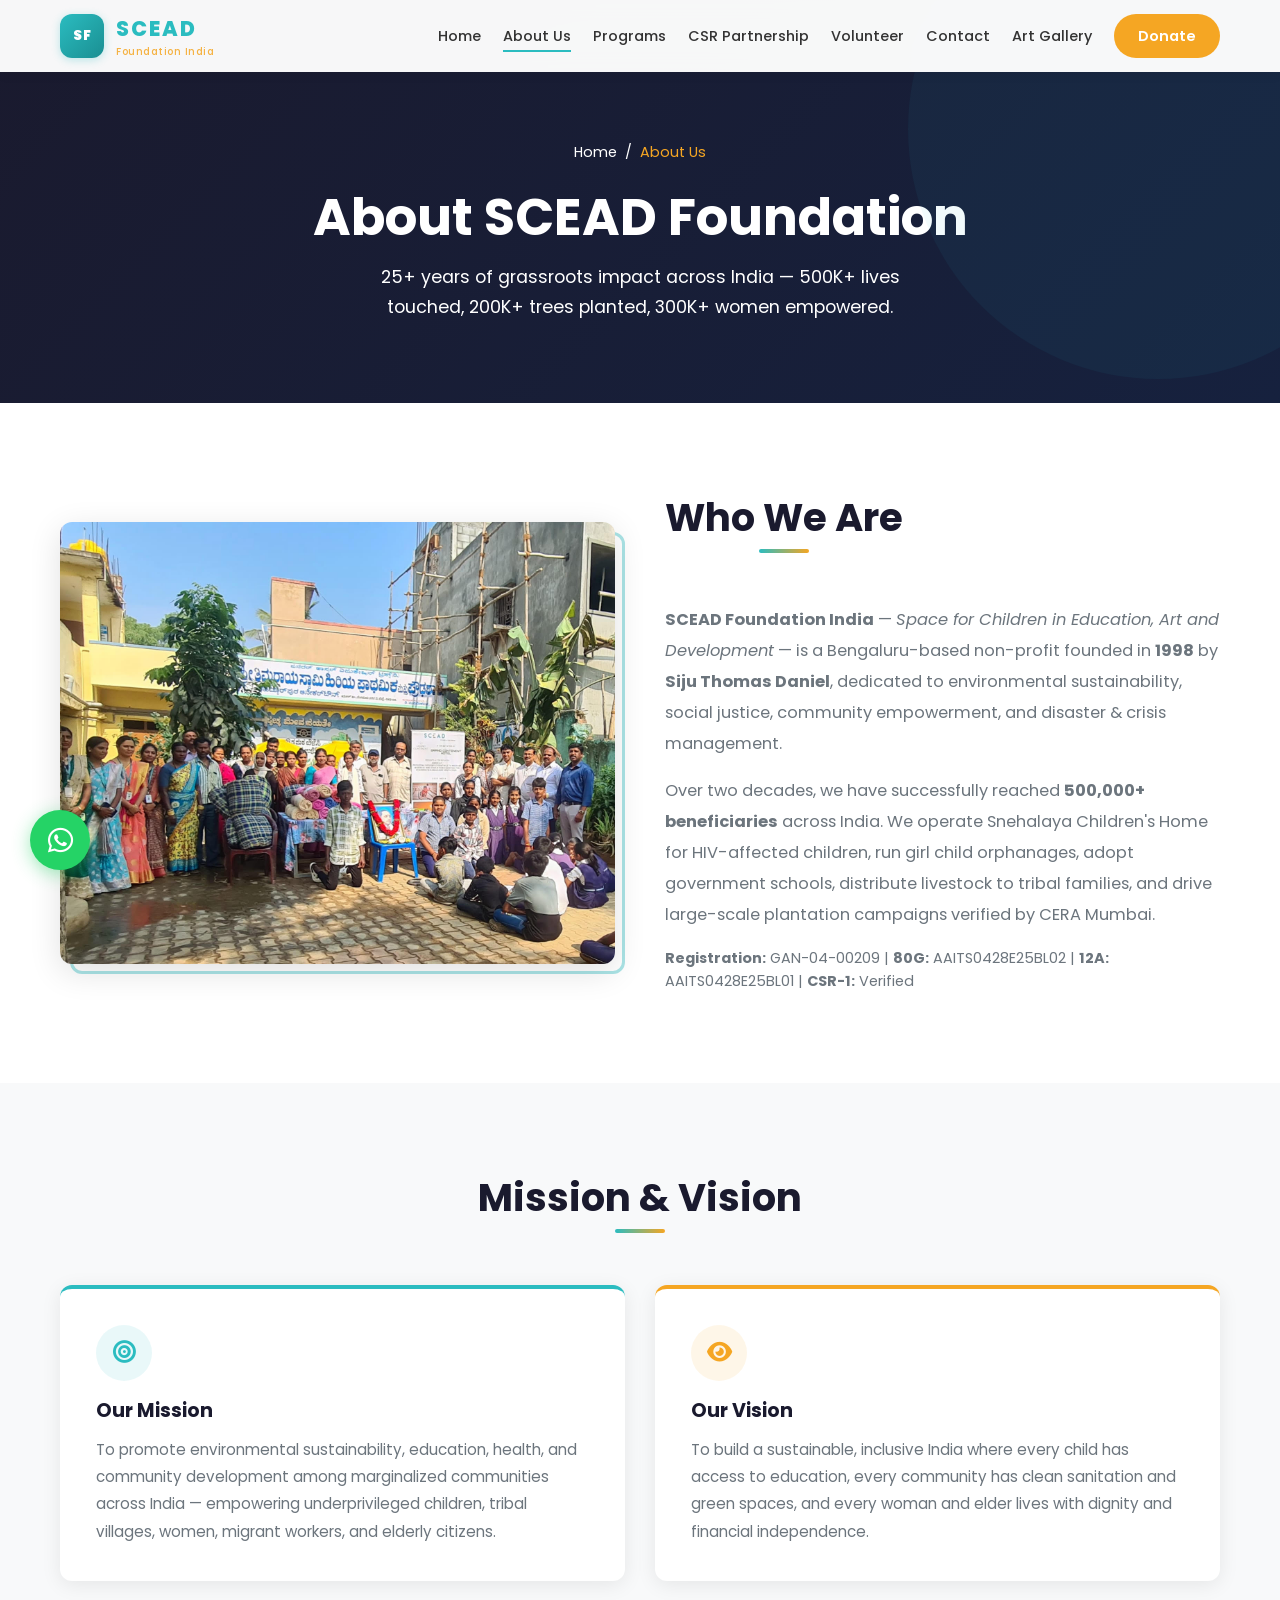
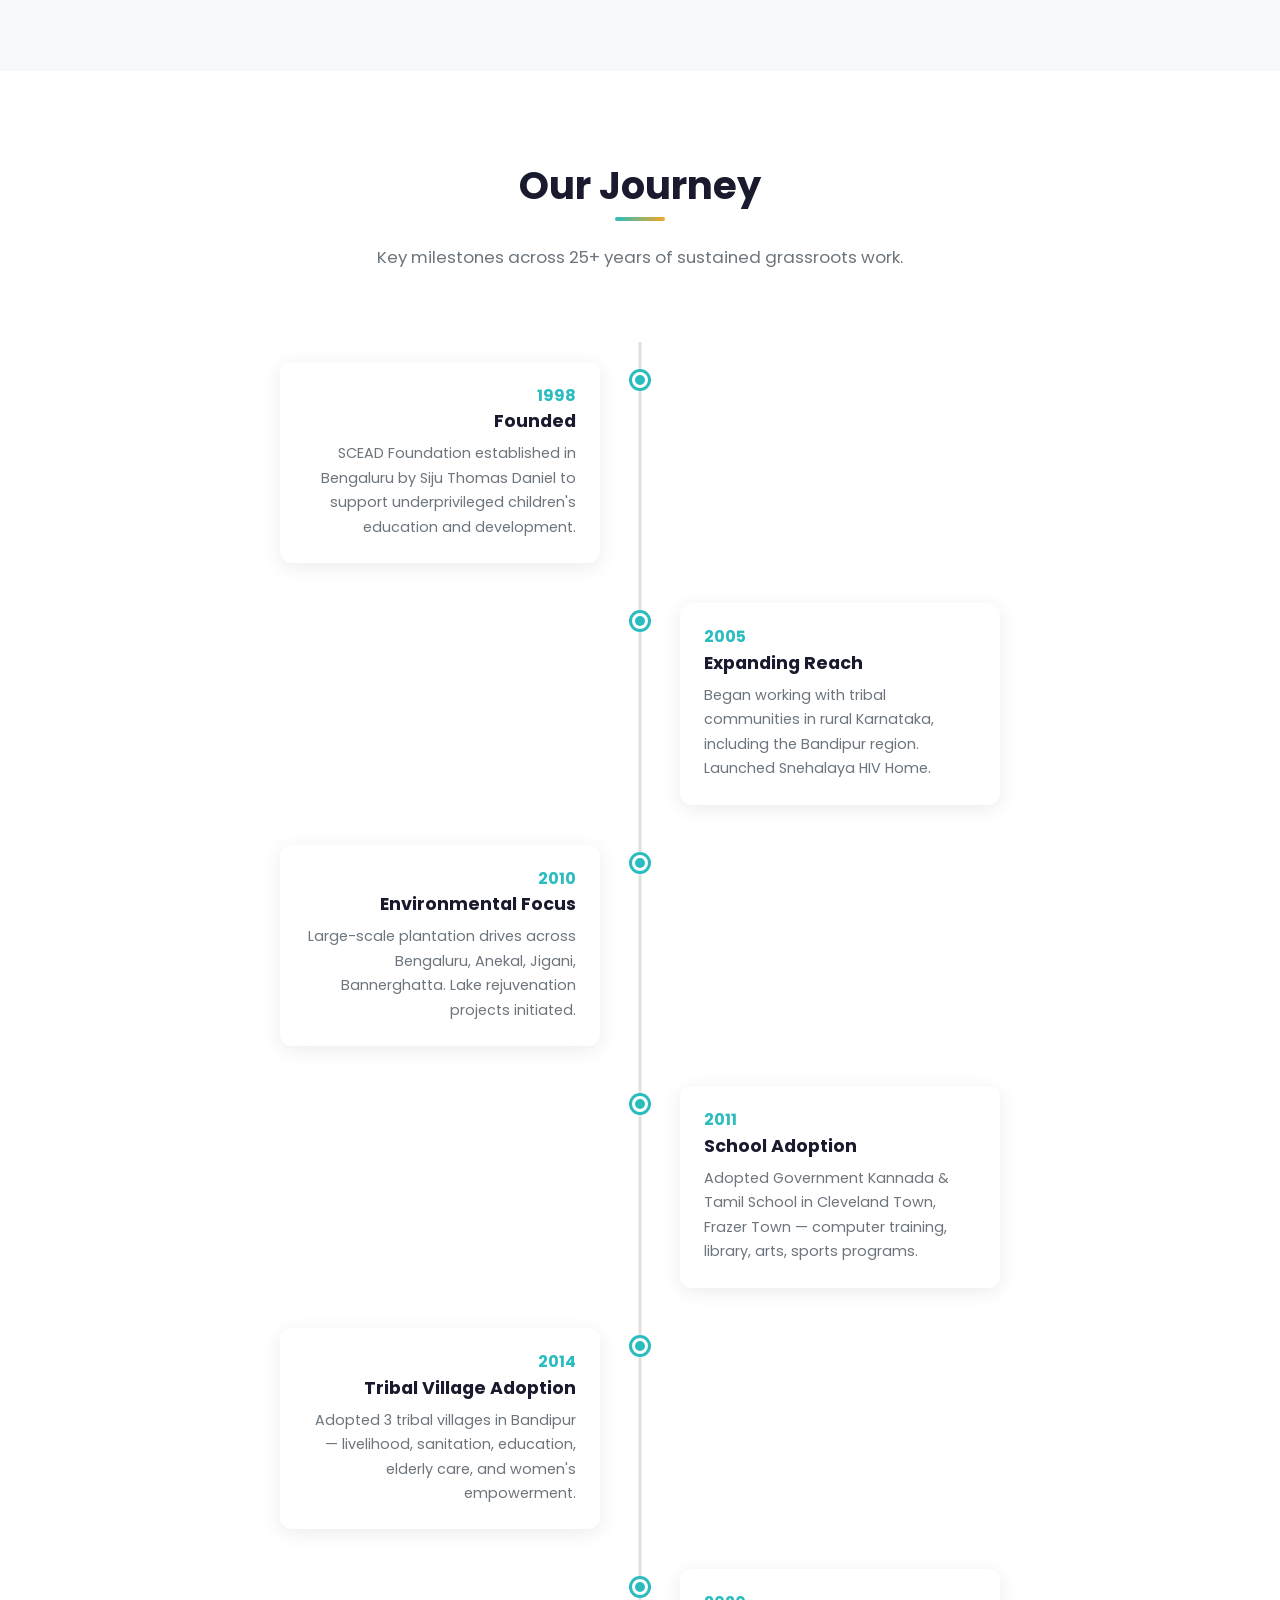
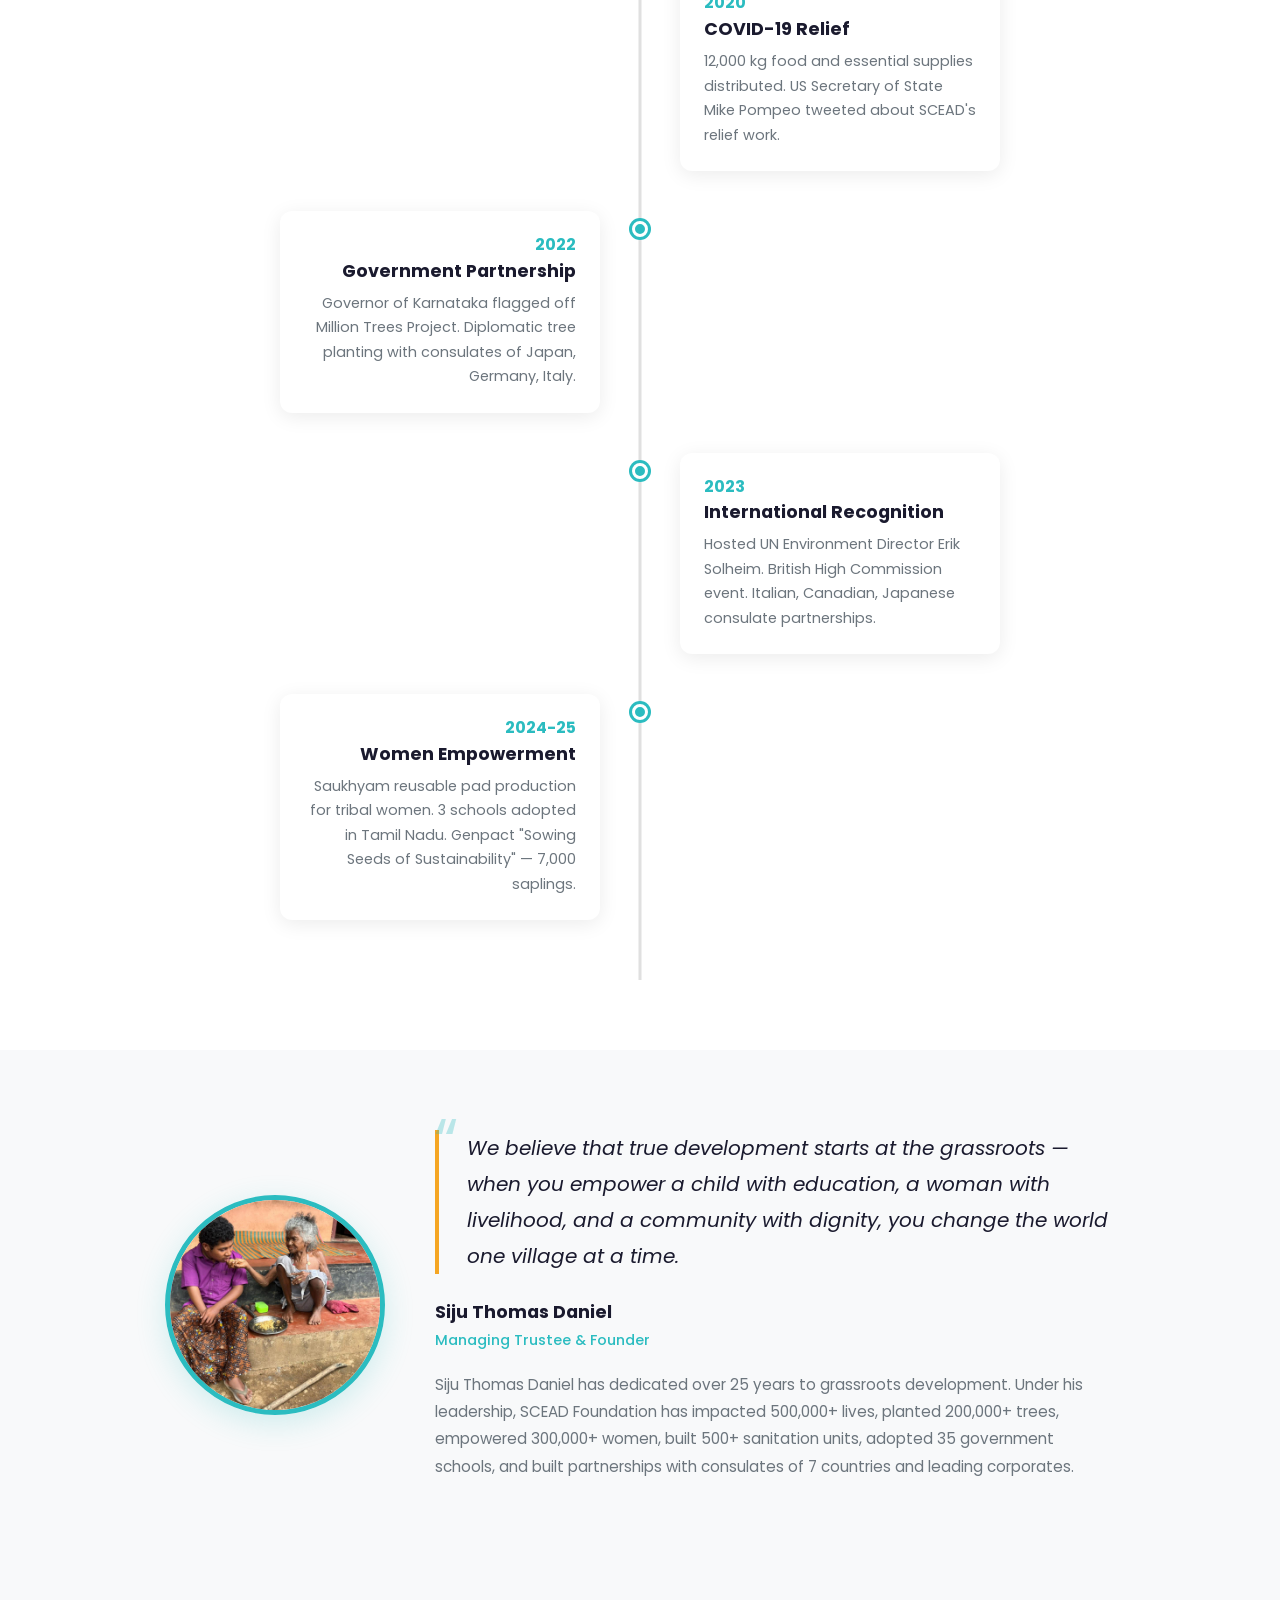
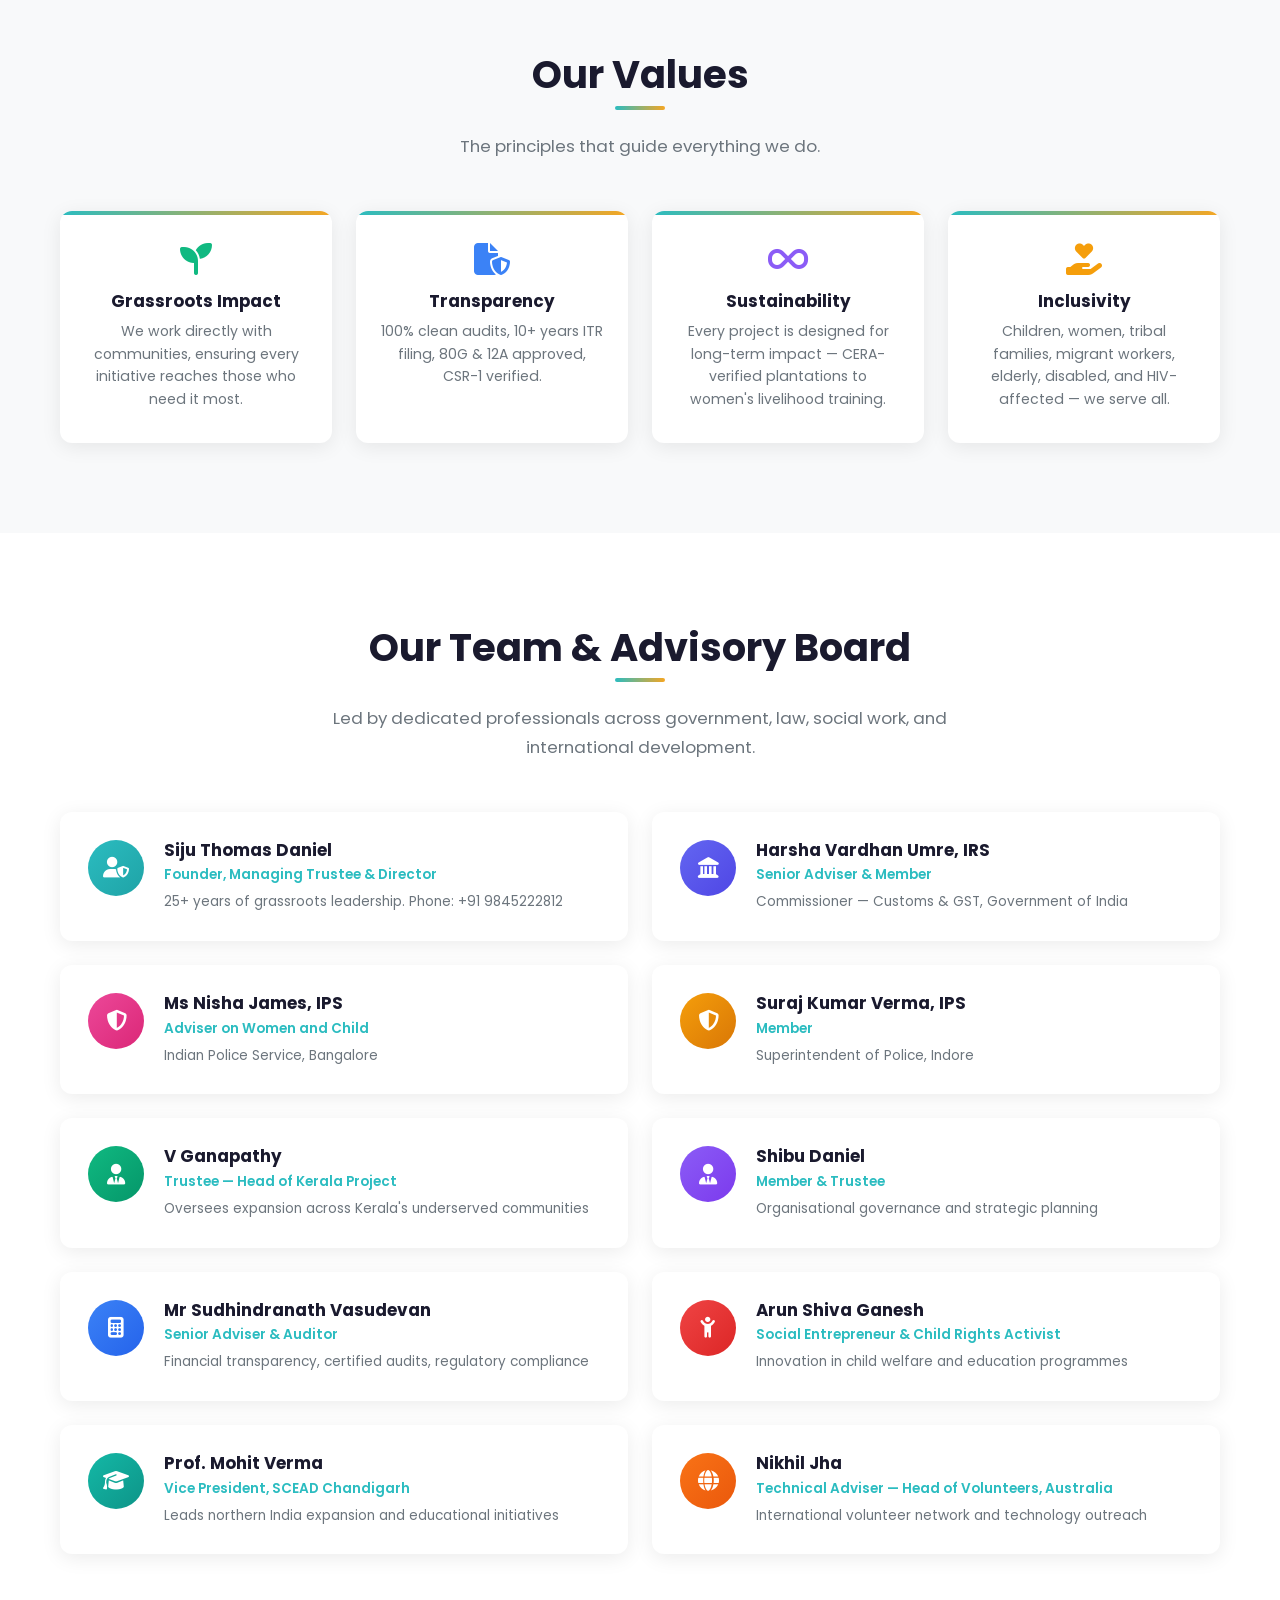
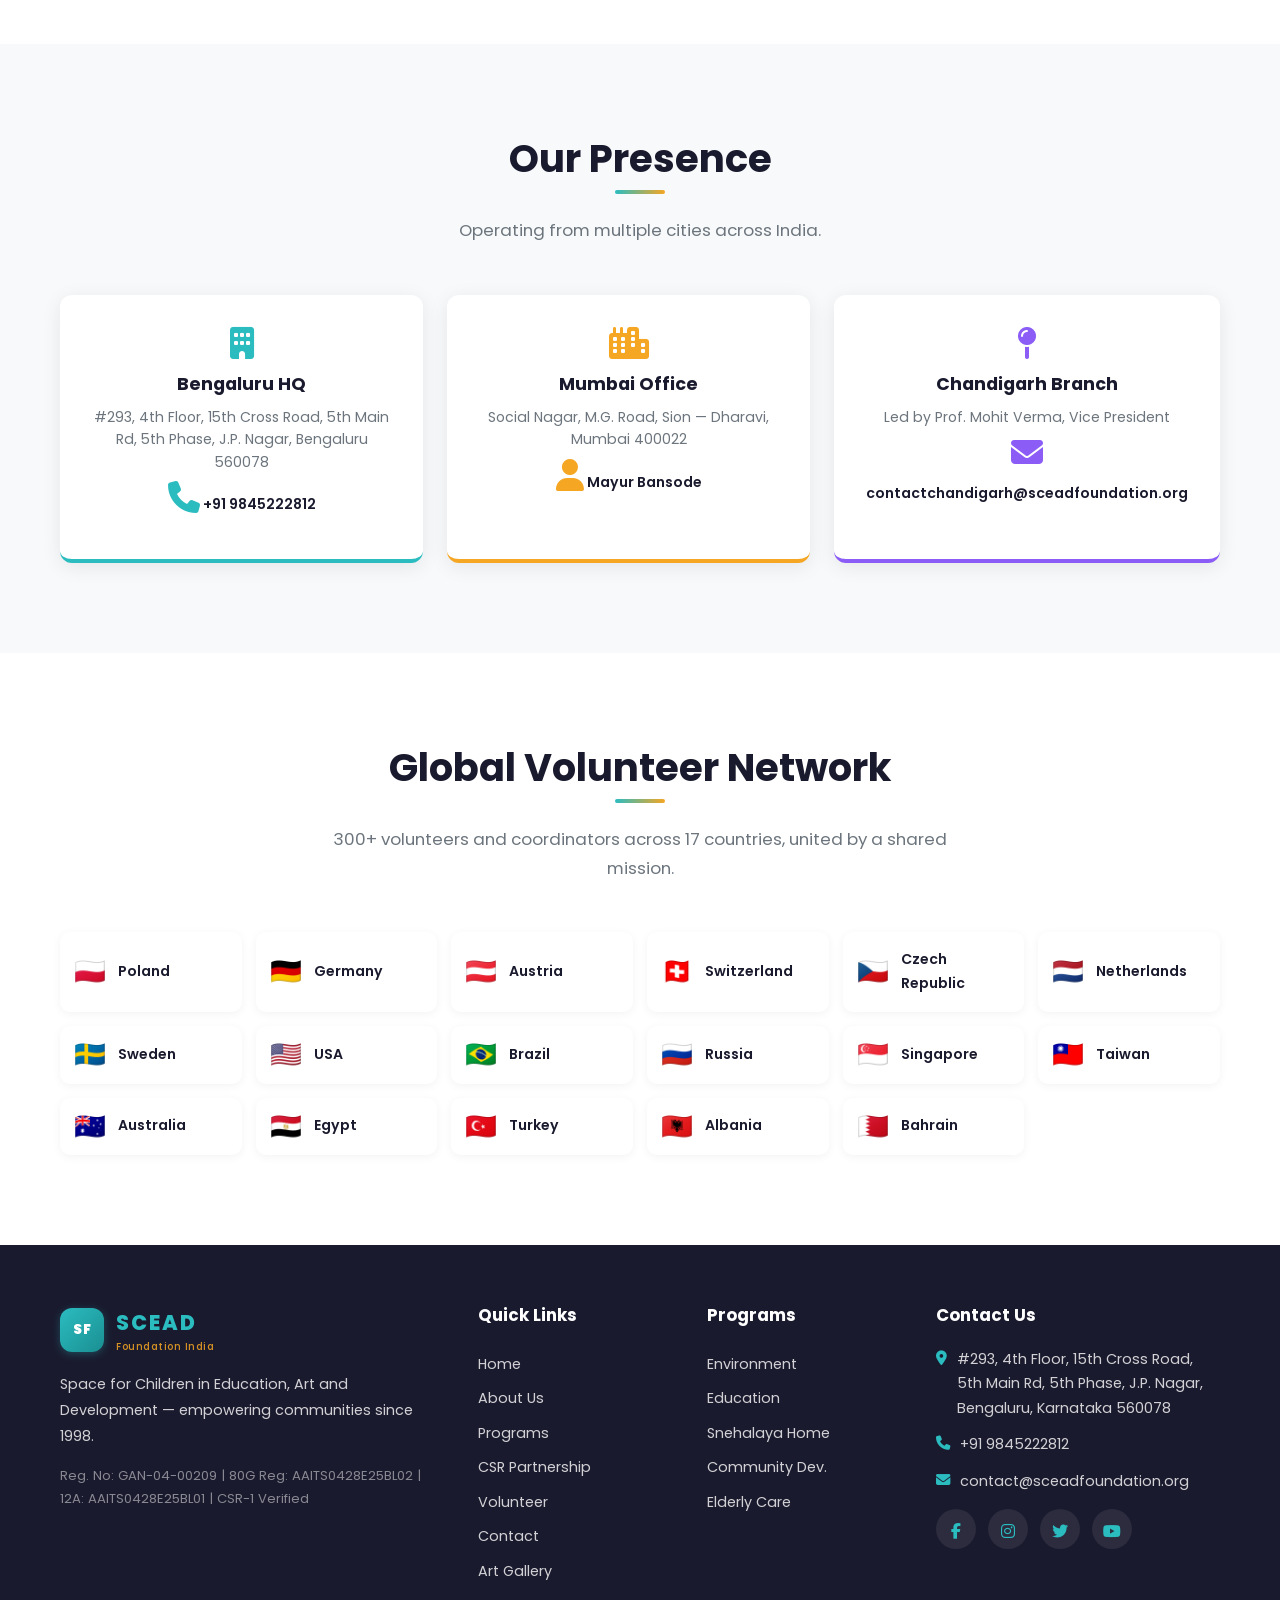
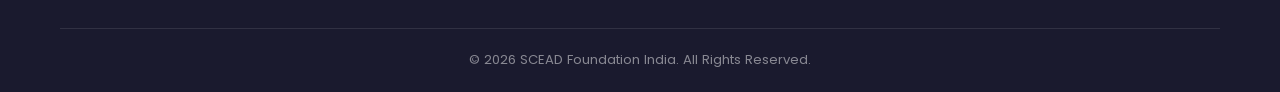
<file: about.html>
<!DOCTYPE html>
<html lang="en">
<head>
  <meta charset="UTF-8">
  <meta name="viewport" content="width=device-width, initial-scale=1.0">
  <meta name="description" content="About SCEAD Foundation India — Founded in 1998 by Siju Thomas Daniel, empowering 500K+ lives through education, environment, tribal welfare, and women's empowerment.">
  <title>About Us — SCEAD Foundation India</title>
  <meta name="keywords" content="SCEAD Foundation about, Siju Thomas Daniel, NGO founder India, Bengaluru NGO team, advisory board, IRS IPS advisers NGO">
  <meta name="author" content="SCEAD Foundation India">
  <meta name="robots" content="index, follow">
  <link rel="canonical" href="https://vmishra.github.io/sceadfoundation/about.html">
  <meta property="og:type" content="website">
  <meta property="og:title" content="About SCEAD Foundation India — 25+ Years of Grassroots Impact">
  <meta property="og:description" content="Founded in 1998 by Siju Thomas Daniel. Team includes IRS and IPS officers. 500K+ lives impacted across Karnataka, Tamil Nadu, and beyond.">
  <meta property="og:url" content="https://vmishra.github.io/sceadfoundation/about.html">
  <meta property="og:image" content="https://vmishra.github.io/sceadfoundation/images/community-gathering.jpg">
  <meta name="twitter:card" content="summary_large_image">
  <meta name="twitter:title" content="About SCEAD Foundation India">
  <meta name="twitter:description" content="25+ years of grassroots impact. Team includes IRS, IPS officers. Offices in Bengaluru, Mumbai, Chandigarh.">
  <meta name="twitter:image" content="https://vmishra.github.io/sceadfoundation/images/community-gathering.jpg">
  <link rel="preconnect" href="https://fonts.googleapis.com">
  <link rel="preconnect" href="https://fonts.gstatic.com" crossorigin>
  <link href="https://fonts.googleapis.com/css2?family=Poppins:wght@300;400;500;600;700;800&display=swap" rel="stylesheet">
  <link rel="stylesheet" href="https://cdnjs.cloudflare.com/ajax/libs/font-awesome/6.5.1/css/all.min.css">
  <link rel="stylesheet" href="styles.css">
  <style>
    /* About page specific styles */
    .mission-grid { display: grid; grid-template-columns: 1fr 1fr; gap: 30px; }
    .mission-card {
      background: var(--white); padding: 36px; border-radius: var(--radius); box-shadow: var(--shadow);
      border-top: 4px solid var(--primary); transition: all var(--transition);
    }
    .mission-card:nth-child(2) { border-top-color: var(--secondary); }
    .mission-card:hover { transform: translateY(-5px); box-shadow: var(--shadow-lg); }
    .mission-card .icon-wrap {
      width: 56px; height: 56px; border-radius: 50%; display: flex; align-items: center; justify-content: center;
      font-size: 1.4rem; margin-bottom: 18px;
    }
    .mission-card:first-child .icon-wrap { background: rgba(43,188,192,0.1); color: var(--primary); }
    .mission-card:nth-child(2) .icon-wrap { background: rgba(245,166,35,0.1); color: var(--secondary); }
    .mission-card h3 { margin-bottom: 12px; font-size: 1.2rem; }
    .mission-card p { color: var(--gray-600); font-size: 0.95rem; line-height: 1.8; }

    .values-grid { display: grid; grid-template-columns: repeat(4, 1fr); gap: 24px; }
    .value-card {
      background: var(--white); padding: 32px 24px; border-radius: var(--radius); box-shadow: var(--shadow);
      text-align: center; transition: all var(--transition); position: relative; overflow: hidden;
    }
    .value-card::before {
      content: ''; position: absolute; top: 0; left: 0; width: 100%; height: 4px;
      background: linear-gradient(90deg, var(--primary), var(--secondary));
    }
    .value-card:hover { transform: translateY(-6px); box-shadow: var(--shadow-lg); }
    .value-card i { font-size: 2rem; margin-bottom: 16px; }
    .value-card:nth-child(1) i { color: #10B981; }
    .value-card:nth-child(2) i { color: #3B82F6; }
    .value-card:nth-child(3) i { color: #8B5CF6; }
    .value-card:nth-child(4) i { color: #F59E0B; }
    .value-card h3 { font-size: 1.05rem; margin-bottom: 8px; }
    .value-card p { font-size: 0.88rem; color: var(--gray-600); line-height: 1.6; }

    .team-grid { display: grid; grid-template-columns: repeat(2, 1fr); gap: 24px; }
    .team-card {
      background: var(--white); padding: 28px; border-radius: var(--radius); box-shadow: var(--shadow);
      display: flex; gap: 20px; align-items: flex-start; transition: all var(--transition);
    }
    .team-card:hover { transform: translateY(-4px); box-shadow: var(--shadow-lg); }
    .team-avatar {
      width: 56px; height: 56px; border-radius: 50%; flex-shrink: 0;
      display: flex; align-items: center; justify-content: center; font-size: 1.3rem; color: var(--white);
    }
    .team-card:nth-child(1) .team-avatar { background: linear-gradient(135deg, var(--primary), var(--primary-dark)); }
    .team-card:nth-child(2) .team-avatar { background: linear-gradient(135deg, #6366F1, #4F46E5); }
    .team-card:nth-child(3) .team-avatar { background: linear-gradient(135deg, #EC4899, #DB2777); }
    .team-card:nth-child(4) .team-avatar { background: linear-gradient(135deg, #F59E0B, #D97706); }
    .team-card:nth-child(5) .team-avatar { background: linear-gradient(135deg, #10B981, #059669); }
    .team-card:nth-child(6) .team-avatar { background: linear-gradient(135deg, #8B5CF6, #7C3AED); }
    .team-card:nth-child(7) .team-avatar { background: linear-gradient(135deg, #3B82F6, #2563EB); }
    .team-card:nth-child(8) .team-avatar { background: linear-gradient(135deg, #EF4444, #DC2626); }
    .team-card:nth-child(9) .team-avatar { background: linear-gradient(135deg, #14B8A6, #0D9488); }
    .team-card:nth-child(10) .team-avatar { background: linear-gradient(135deg, #F97316, #EA580C); }
    .team-info h3 { font-size: 1.05rem; margin-bottom: 2px; }
    .team-info .role { color: var(--primary); font-size: 0.85rem; font-weight: 600; margin-bottom: 6px; }
    .team-info p { font-size: 0.85rem; color: var(--gray-600); line-height: 1.5; }

    .presence-grid { display: grid; grid-template-columns: repeat(3, 1fr); gap: 24px; }
    .presence-card {
      background: var(--white); padding: 32px; border-radius: var(--radius); box-shadow: var(--shadow);
      text-align: center; transition: all var(--transition); border-bottom: 4px solid transparent;
    }
    .presence-card:nth-child(1) { border-bottom-color: var(--primary); }
    .presence-card:nth-child(2) { border-bottom-color: var(--secondary); }
    .presence-card:nth-child(3) { border-bottom-color: #8B5CF6; }
    .presence-card:hover { transform: translateY(-5px); box-shadow: var(--shadow-lg); }
    .presence-card i { font-size: 2rem; margin-bottom: 14px; }
    .presence-card:nth-child(1) i { color: var(--primary); }
    .presence-card:nth-child(2) i { color: var(--secondary); }
    .presence-card:nth-child(3) i { color: #8B5CF6; }
    .presence-card h3 { font-size: 1.1rem; margin-bottom: 10px; }
    .presence-card p { font-size: 0.88rem; color: var(--gray-600); line-height: 1.6; }

    .flag-grid {
      display: grid; grid-template-columns: repeat(auto-fill, minmax(155px, 1fr)); gap: 14px;
    }
    .flag-card {
      background: var(--white); padding: 16px 14px; border-radius: 10px; box-shadow: 0 2px 10px rgba(0,0,0,0.05);
      display: flex; align-items: center; gap: 12px; transition: all var(--transition); cursor: default;
    }
    .flag-card:hover { transform: translateY(-3px); box-shadow: var(--shadow); }
    .flag-emoji { font-size: 1.6rem; line-height: 1; }
    .flag-card .country-name { font-size: 0.88rem; font-weight: 600; color: var(--dark); }

    @media (max-width: 992px) {
      .mission-grid, .team-grid { grid-template-columns: 1fr; }
      .values-grid { grid-template-columns: repeat(2, 1fr); }
      .presence-grid { grid-template-columns: 1fr; }
    }
    @media (max-width: 600px) {
      .values-grid { grid-template-columns: repeat(2, 1fr); gap: 14px; }
      .value-card { padding: 24px 16px; }
      .value-card i { font-size: 1.6rem; }
      .value-card h3 { font-size: 0.92rem; }
      .value-card p { font-size: 0.8rem; }
      .team-card { flex-direction: column; text-align: center; padding: 24px 18px; }
      .team-avatar { margin: 0 auto; }
      .team-info .role { font-size: 0.78rem; }
      .presence-card { padding: 24px 18px; }
      .flag-grid { grid-template-columns: repeat(2, 1fr); gap: 10px; }
      .flag-card { padding: 12px 10px; }
      .flag-emoji { font-size: 1.3rem; }
      .flag-card .country-name { font-size: 0.8rem; }
      .mission-card { padding: 24px 18px; }
      .mission-card .icon-wrap { width: 46px; height: 46px; font-size: 1.1rem; }
    }
    @media (max-width: 380px) {
      .values-grid { grid-template-columns: 1fr; }
      .flag-grid { grid-template-columns: repeat(2, 1fr); }
    }
  </style>
</head>
<body>

  <!-- Navigation -->
  <nav class="navbar" role="navigation" aria-label="Main navigation">
    <div class="container">
      <a href="index.html" class="logo" aria-label="SCEAD Foundation Home">
        <div class="logo-icon">SF</div>
        <div class="logo-text"><span>SCEAD</span><span>Foundation India</span></div>
      </a>
      <div class="nav-links" id="navLinks">
        <a href="index.html">Home</a>
        <a href="about.html" class="active">About Us</a>
        <a href="programs.html">Programs</a>
        <a href="csr.html">CSR Partnership</a>
        <a href="volunteer.html">Volunteer</a>
        <a href="contact.html">Contact</a>
        <a href="art-gallery.html">Art Gallery</a>
        <a href="index.html#donate-details" class="nav-donate">Donate</a>
      </div>
      <button class="hamburger" id="hamburger" aria-label="Toggle navigation menu" aria-expanded="false">
        <span></span><span></span><span></span>
      </button>
    </div>
  </nav>

  <!-- Page Hero -->
  <section class="page-hero">
    <div class="container">
      <div class="breadcrumb" data-aos="fade-up"><a href="index.html">Home</a> / <span>About Us</span></div>
      <h1 data-aos="fade-up">About SCEAD Foundation</h1>
      <p data-aos="fade-up" data-aos-delay="100">25+ years of grassroots impact across India — 500K+ lives touched, 200K+ trees planted, 300K+ women empowered.</p>
    </div>
  </section>

  <!-- Who We Are -->
  <section class="section" id="who-we-are">
    <div class="container">
      <div class="about-grid">
        <div class="about-image" data-aos="fade-right">
          <img src="images/community-gathering.jpg" alt="SCEAD Foundation community gathering and outreach event" loading="lazy">
        </div>
        <div data-aos="fade-left">
          <div class="section-header" style="text-align:left;"><h2>Who We Are</h2></div>
          <p style="color: var(--gray-600); font-size: 1.02rem; line-height: 1.9; margin-bottom: 16px;">
            <strong>SCEAD Foundation India</strong> — <em>Space for Children in Education, Art and Development</em> — is a Bengaluru-based non-profit founded in <strong>1998</strong> by <strong>Siju Thomas Daniel</strong>, dedicated to environmental sustainability, social justice, community empowerment, and disaster &amp; crisis management.
          </p>
          <p style="color: var(--gray-600); font-size: 1.02rem; line-height: 1.9; margin-bottom: 16px;">
            Over two decades, we have successfully reached <strong>500,000+ beneficiaries</strong> across India. We operate Snehalaya Children's Home for HIV-affected children, run girl child orphanages, adopt government schools, distribute livestock to tribal families, and drive large-scale plantation campaigns verified by CERA Mumbai.
          </p>
          <p style="color: var(--gray-600); font-size: 0.9rem; line-height: 1.6;">
            <strong>Registration:</strong> GAN-04-00209 | <strong>80G:</strong> AAITS0428E25BL02 | <strong>12A:</strong> AAITS0428E25BL01 | <strong>CSR-1:</strong> Verified
          </p>
        </div>
      </div>
    </div>
  </section>

  <!-- Mission & Vision -->
  <section class="section section-alt" id="mission-vision">
    <div class="container">
      <div class="section-header" data-aos="fade-up"><h2>Mission &amp; Vision</h2></div>
      <div class="mission-grid">
        <div class="mission-card" data-aos="fade-up">
          <div class="icon-wrap"><i class="fas fa-bullseye"></i></div>
          <h3>Our Mission</h3>
          <p>To promote environmental sustainability, education, health, and community development among marginalized communities across India — empowering underprivileged children, tribal villages, women, migrant workers, and elderly citizens.</p>
        </div>
        <div class="mission-card" data-aos="fade-up" data-aos-delay="150">
          <div class="icon-wrap"><i class="fas fa-eye"></i></div>
          <h3>Our Vision</h3>
          <p>To build a sustainable, inclusive India where every child has access to education, every community has clean sanitation and green spaces, and every woman and elder lives with dignity and financial independence.</p>
        </div>
      </div>
    </div>
  </section>

  <!-- Our Journey Timeline -->
  <section class="section" id="journey">
    <div class="container">
      <div class="section-header" data-aos="fade-up">
        <h2>Our Journey</h2>
        <p>Key milestones across 25+ years of sustained grassroots work.</p>
      </div>
      <div class="timeline">
        <div class="timeline-item" data-aos="fade-up">
          <div class="timeline-content"><h3>1998</h3><h4>Founded</h4><p>SCEAD Foundation established in Bengaluru by Siju Thomas Daniel to support underprivileged children's education and development.</p></div>
        </div>
        <div class="timeline-item" data-aos="fade-up">
          <div class="timeline-content"><h3>2005</h3><h4>Expanding Reach</h4><p>Began working with tribal communities in rural Karnataka, including the Bandipur region. Launched Snehalaya HIV Home.</p></div>
        </div>
        <div class="timeline-item" data-aos="fade-up">
          <div class="timeline-content"><h3>2010</h3><h4>Environmental Focus</h4><p>Large-scale plantation drives across Bengaluru, Anekal, Jigani, Bannerghatta. Lake rejuvenation projects initiated.</p></div>
        </div>
        <div class="timeline-item" data-aos="fade-up">
          <div class="timeline-content"><h3>2011</h3><h4>School Adoption</h4><p>Adopted Government Kannada &amp; Tamil School in Cleveland Town, Frazer Town — computer training, library, arts, sports programs.</p></div>
        </div>
        <div class="timeline-item" data-aos="fade-up">
          <div class="timeline-content"><h3>2014</h3><h4>Tribal Village Adoption</h4><p>Adopted 3 tribal villages in Bandipur — livelihood, sanitation, education, elderly care, and women's empowerment.</p></div>
        </div>
        <div class="timeline-item" data-aos="fade-up">
          <div class="timeline-content"><h3>2020</h3><h4>COVID-19 Relief</h4><p>12,000 kg food and essential supplies distributed. US Secretary of State Mike Pompeo tweeted about SCEAD's relief work.</p></div>
        </div>
        <div class="timeline-item" data-aos="fade-up">
          <div class="timeline-content"><h3>2022</h3><h4>Government Partnership</h4><p>Governor of Karnataka flagged off Million Trees Project. Diplomatic tree planting with consulates of Japan, Germany, Italy.</p></div>
        </div>
        <div class="timeline-item" data-aos="fade-up">
          <div class="timeline-content"><h3>2023</h3><h4>International Recognition</h4><p>Hosted UN Environment Director Erik Solheim. British High Commission event. Italian, Canadian, Japanese consulate partnerships.</p></div>
        </div>
        <div class="timeline-item" data-aos="fade-up">
          <div class="timeline-content"><h3>2024-25</h3><h4>Women Empowerment</h4><p>Saukhyam reusable pad production for tribal women. 3 schools adopted in Tamil Nadu. Genpact "Sowing Seeds of Sustainability" — 7,000 saplings.</p></div>
        </div>
      </div>
    </div>
  </section>

  <!-- Founder Section -->
  <section class="founder-section" id="founder">
    <div class="container">
      <div class="founder-grid">
        <div class="founder-photo" data-aos="zoom-in">
          <img src="images/elderly-care.jpg" alt="SCEAD Foundation founder's grassroots work" loading="lazy">
        </div>
        <div class="founder-content" data-aos="fade-left">
          <blockquote>We believe that true development starts at the grassroots — when you empower a child with education, a woman with livelihood, and a community with dignity, you change the world one village at a time.</blockquote>
          <div class="founder-name">Siju Thomas Daniel</div>
          <div class="founder-title">Managing Trustee &amp; Founder</div>
          <p style="color: var(--gray-600); font-size: 0.95rem; line-height: 1.8; margin-top: 18px;">
            Siju Thomas Daniel has dedicated over 25 years to grassroots development. Under his leadership, SCEAD Foundation has impacted 500,000+ lives, planted 200,000+ trees, empowered 300,000+ women, built 500+ sanitation units, adopted 35 government schools, and built partnerships with consulates of 7 countries and leading corporates.
          </p>
        </div>
      </div>
    </div>
  </section>

  <!-- Our Values -->
  <section class="section section-alt" id="values">
    <div class="container">
      <div class="section-header" data-aos="fade-up">
        <h2>Our Values</h2>
        <p>The principles that guide everything we do.</p>
      </div>
      <div class="values-grid">
        <div class="value-card" data-aos="fade-up">
          <i class="fas fa-seedling"></i>
          <h3>Grassroots Impact</h3>
          <p>We work directly with communities, ensuring every initiative reaches those who need it most.</p>
        </div>
        <div class="value-card" data-aos="fade-up" data-aos-delay="100">
          <i class="fas fa-file-shield"></i>
          <h3>Transparency</h3>
          <p>100% clean audits, 10+ years ITR filing, 80G &amp; 12A approved, CSR-1 verified.</p>
        </div>
        <div class="value-card" data-aos="fade-up" data-aos-delay="200">
          <i class="fas fa-infinity"></i>
          <h3>Sustainability</h3>
          <p>Every project is designed for long-term impact — CERA-verified plantations to women's livelihood training.</p>
        </div>
        <div class="value-card" data-aos="fade-up" data-aos-delay="300">
          <i class="fas fa-hand-holding-heart"></i>
          <h3>Inclusivity</h3>
          <p>Children, women, tribal families, migrant workers, elderly, disabled, and HIV-affected — we serve all.</p>
        </div>
      </div>
    </div>
  </section>

  <!-- Team & Advisory Board -->
  <section class="section" id="team">
    <div class="container">
      <div class="section-header" data-aos="fade-up">
        <h2>Our Team &amp; Advisory Board</h2>
        <p>Led by dedicated professionals across government, law, social work, and international development.</p>
      </div>
      <div class="team-grid">
        <div class="team-card" data-aos="fade-up">
          <div class="team-avatar"><i class="fas fa-user-shield"></i></div>
          <div class="team-info">
            <h3>Siju Thomas Daniel</h3>
            <div class="role">Founder, Managing Trustee &amp; Director</div>
            <p>25+ years of grassroots leadership. Phone: +91 9845222812</p>
          </div>
        </div>
        <div class="team-card" data-aos="fade-up" data-aos-delay="100">
          <div class="team-avatar"><i class="fas fa-landmark"></i></div>
          <div class="team-info">
            <h3>Harsha Vardhan Umre, IRS</h3>
            <div class="role">Senior Adviser &amp; Member</div>
            <p>Commissioner — Customs &amp; GST, Government of India</p>
          </div>
        </div>
        <div class="team-card" data-aos="fade-up">
          <div class="team-avatar"><i class="fas fa-shield-halved"></i></div>
          <div class="team-info">
            <h3>Ms Nisha James, IPS</h3>
            <div class="role">Adviser on Women and Child</div>
            <p>Indian Police Service, Bangalore</p>
          </div>
        </div>
        <div class="team-card" data-aos="fade-up" data-aos-delay="100">
          <div class="team-avatar"><i class="fas fa-shield-halved"></i></div>
          <div class="team-info">
            <h3>Suraj Kumar Verma, IPS</h3>
            <div class="role">Member</div>
            <p>Superintendent of Police, Indore</p>
          </div>
        </div>
        <div class="team-card" data-aos="fade-up">
          <div class="team-avatar"><i class="fas fa-user-tie"></i></div>
          <div class="team-info">
            <h3>V Ganapathy</h3>
            <div class="role">Trustee — Head of Kerala Project</div>
            <p>Oversees expansion across Kerala's underserved communities</p>
          </div>
        </div>
        <div class="team-card" data-aos="fade-up" data-aos-delay="100">
          <div class="team-avatar"><i class="fas fa-user-tie"></i></div>
          <div class="team-info">
            <h3>Shibu Daniel</h3>
            <div class="role">Member &amp; Trustee</div>
            <p>Organisational governance and strategic planning</p>
          </div>
        </div>
        <div class="team-card" data-aos="fade-up">
          <div class="team-avatar"><i class="fas fa-calculator"></i></div>
          <div class="team-info">
            <h3>Mr Sudhindranath Vasudevan</h3>
            <div class="role">Senior Adviser &amp; Auditor</div>
            <p>Financial transparency, certified audits, regulatory compliance</p>
          </div>
        </div>
        <div class="team-card" data-aos="fade-up" data-aos-delay="100">
          <div class="team-avatar"><i class="fas fa-child-reaching"></i></div>
          <div class="team-info">
            <h3>Arun Shiva Ganesh</h3>
            <div class="role">Social Entrepreneur &amp; Child Rights Activist</div>
            <p>Innovation in child welfare and education programmes</p>
          </div>
        </div>
        <div class="team-card" data-aos="fade-up">
          <div class="team-avatar"><i class="fas fa-graduation-cap"></i></div>
          <div class="team-info">
            <h3>Prof. Mohit Verma</h3>
            <div class="role">Vice President, SCEAD Chandigarh</div>
            <p>Leads northern India expansion and educational initiatives</p>
          </div>
        </div>
        <div class="team-card" data-aos="fade-up" data-aos-delay="100">
          <div class="team-avatar"><i class="fas fa-globe"></i></div>
          <div class="team-info">
            <h3>Nikhil Jha</h3>
            <div class="role">Technical Adviser — Head of Volunteers, Australia</div>
            <p>International volunteer network and technology outreach</p>
          </div>
        </div>
      </div>
    </div>
  </section>

  <!-- Our Presence -->
  <section class="section section-alt" id="presence">
    <div class="container">
      <div class="section-header" data-aos="fade-up">
        <h2>Our Presence</h2>
        <p>Operating from multiple cities across India.</p>
      </div>
      <div class="presence-grid">
        <div class="presence-card" data-aos="fade-up">
          <i class="fas fa-building"></i>
          <h3>Bengaluru HQ</h3>
          <p>#293, 4th Floor, 15th Cross Road, 5th Main Rd, 5th Phase, J.P. Nagar, Bengaluru 560078</p>
          <p style="margin-top:8px; font-weight:600; color:var(--dark);"><i class="fas fa-phone" style="color:var(--primary);"></i> +91 9845222812</p>
        </div>
        <div class="presence-card" data-aos="fade-up" data-aos-delay="100">
          <i class="fas fa-city"></i>
          <h3>Mumbai Office</h3>
          <p>Social Nagar, M.G. Road, Sion — Dharavi, Mumbai 400022</p>
          <p style="margin-top:8px; font-weight:600; color:var(--dark);"><i class="fas fa-user" style="color:var(--secondary);"></i> Mayur Bansode</p>
        </div>
        <div class="presence-card" data-aos="fade-up" data-aos-delay="200">
          <i class="fas fa-map-pin"></i>
          <h3>Chandigarh Branch</h3>
          <p>Led by Prof. Mohit Verma, Vice President</p>
          <p style="margin-top:8px; font-weight:600; color:var(--dark);"><i class="fas fa-envelope" style="color:#8B5CF6;"></i> contactchandigarh@sceadfoundation.org</p>
        </div>
      </div>
    </div>
  </section>

  <!-- Global Volunteer Network -->
  <section class="section" id="global">
    <div class="container">
      <div class="section-header" data-aos="fade-up">
        <h2>Global Volunteer Network</h2>
        <p>300+ volunteers and coordinators across 17 countries, united by a shared mission.</p>
      </div>
      <div class="flag-grid" data-aos="fade-up">
        <div class="flag-card"><span class="flag-emoji">&#x1F1F5;&#x1F1F1;</span><span class="country-name">Poland</span></div>
        <div class="flag-card"><span class="flag-emoji">&#x1F1E9;&#x1F1EA;</span><span class="country-name">Germany</span></div>
        <div class="flag-card"><span class="flag-emoji">&#x1F1E6;&#x1F1F9;</span><span class="country-name">Austria</span></div>
        <div class="flag-card"><span class="flag-emoji">&#x1F1E8;&#x1F1ED;</span><span class="country-name">Switzerland</span></div>
        <div class="flag-card"><span class="flag-emoji">&#x1F1E8;&#x1F1FF;</span><span class="country-name">Czech Republic</span></div>
        <div class="flag-card"><span class="flag-emoji">&#x1F1F3;&#x1F1F1;</span><span class="country-name">Netherlands</span></div>
        <div class="flag-card"><span class="flag-emoji">&#x1F1F8;&#x1F1EA;</span><span class="country-name">Sweden</span></div>
        <div class="flag-card"><span class="flag-emoji">&#x1F1FA;&#x1F1F8;</span><span class="country-name">USA</span></div>
        <div class="flag-card"><span class="flag-emoji">&#x1F1E7;&#x1F1F7;</span><span class="country-name">Brazil</span></div>
        <div class="flag-card"><span class="flag-emoji">&#x1F1F7;&#x1F1FA;</span><span class="country-name">Russia</span></div>
        <div class="flag-card"><span class="flag-emoji">&#x1F1F8;&#x1F1EC;</span><span class="country-name">Singapore</span></div>
        <div class="flag-card"><span class="flag-emoji">&#x1F1F9;&#x1F1FC;</span><span class="country-name">Taiwan</span></div>
        <div class="flag-card"><span class="flag-emoji">&#x1F1E6;&#x1F1FA;</span><span class="country-name">Australia</span></div>
        <div class="flag-card"><span class="flag-emoji">&#x1F1EA;&#x1F1EC;</span><span class="country-name">Egypt</span></div>
        <div class="flag-card"><span class="flag-emoji">&#x1F1F9;&#x1F1F7;</span><span class="country-name">Turkey</span></div>
        <div class="flag-card"><span class="flag-emoji">&#x1F1E6;&#x1F1F1;</span><span class="country-name">Albania</span></div>
        <div class="flag-card"><span class="flag-emoji">&#x1F1E7;&#x1F1ED;</span><span class="country-name">Bahrain</span></div>
      </div>
    </div>
  </section>

  <!-- Footer -->
  <footer class="footer">
    <div class="container">
      <div class="footer-grid">
        <div class="footer-about">
          <div class="logo" style="margin-bottom: 16px;">
            <div class="logo-icon">SF</div>
            <div class="logo-text"><span>SCEAD</span><span>Foundation India</span></div>
          </div>
          <p>Space for Children in Education, Art and Development — empowering communities since 1998.</p>
          <div class="reg-info">Reg. No: GAN-04-00209 | 80G Reg: AAITS0428E25BL02 | 12A: AAITS0428E25BL01 | CSR-1 Verified</div>
        </div>
        <div class="footer-links">
          <h4>Quick Links</h4>
          <a href="index.html">Home</a>
          <a href="about.html">About Us</a>
          <a href="programs.html">Programs</a>
          <a href="csr.html">CSR Partnership</a>
          <a href="volunteer.html">Volunteer</a>
          <a href="contact.html">Contact</a>
          <a href="art-gallery.html">Art Gallery</a>
        </div>
        <div class="footer-links">
          <h4>Programs</h4>
          <a href="programs.html#environment">Environment</a>
          <a href="programs.html#education">Education</a>
          <a href="programs.html#hiv-home">Snehalaya Home</a>
          <a href="programs.html#community">Community Dev.</a>
          <a href="programs.html#elderly">Elderly Care</a>
        </div>
        <div class="footer-contact">
          <h4>Contact Us</h4>
          <p><i class="fas fa-map-marker-alt"></i> #293, 4th Floor, 15th Cross Road, 5th Main Rd, 5th Phase, J.P. Nagar, Bengaluru, Karnataka 560078</p>
          <p><i class="fas fa-phone"></i> +91 9845222812</p>
          <p><i class="fas fa-envelope"></i> contact@sceadfoundation.org</p>
          <div class="footer-social">
            <a href="#" aria-label="Facebook"><i class="fab fa-facebook-f"></i></a>
            <a href="#" aria-label="Instagram"><i class="fab fa-instagram"></i></a>
            <a href="#" aria-label="Twitter"><i class="fab fa-twitter"></i></a>
            <a href="#" aria-label="YouTube"><i class="fab fa-youtube"></i></a>
          </div>
        </div>
      </div>
      <div class="footer-bottom">&copy; 2026 SCEAD Foundation India. All Rights Reserved.</div>
    </div>
  </footer>

  <button class="back-to-top" aria-label="Back to top"><i class="fas fa-chevron-up"></i></button>
  <a href="https://wa.me/919845222812?text=Hello%20SCEAD%20Foundation!%20I%20visited%20your%20website%20and%20would%20love%20to%20know%20more%20about%20your%20work.%20How%20can%20I%20contribute%3F" target="_blank" rel="noopener" class="whatsapp-float" aria-label="Chat on WhatsApp"><i class="fab fa-whatsapp"></i></a>
  <a href="index.html#donate-details" class="donate-float"><i class="fas fa-heart"></i> Donate Now</a>

  <script src="scripts.js"></script>
</body>
</html>
</file>
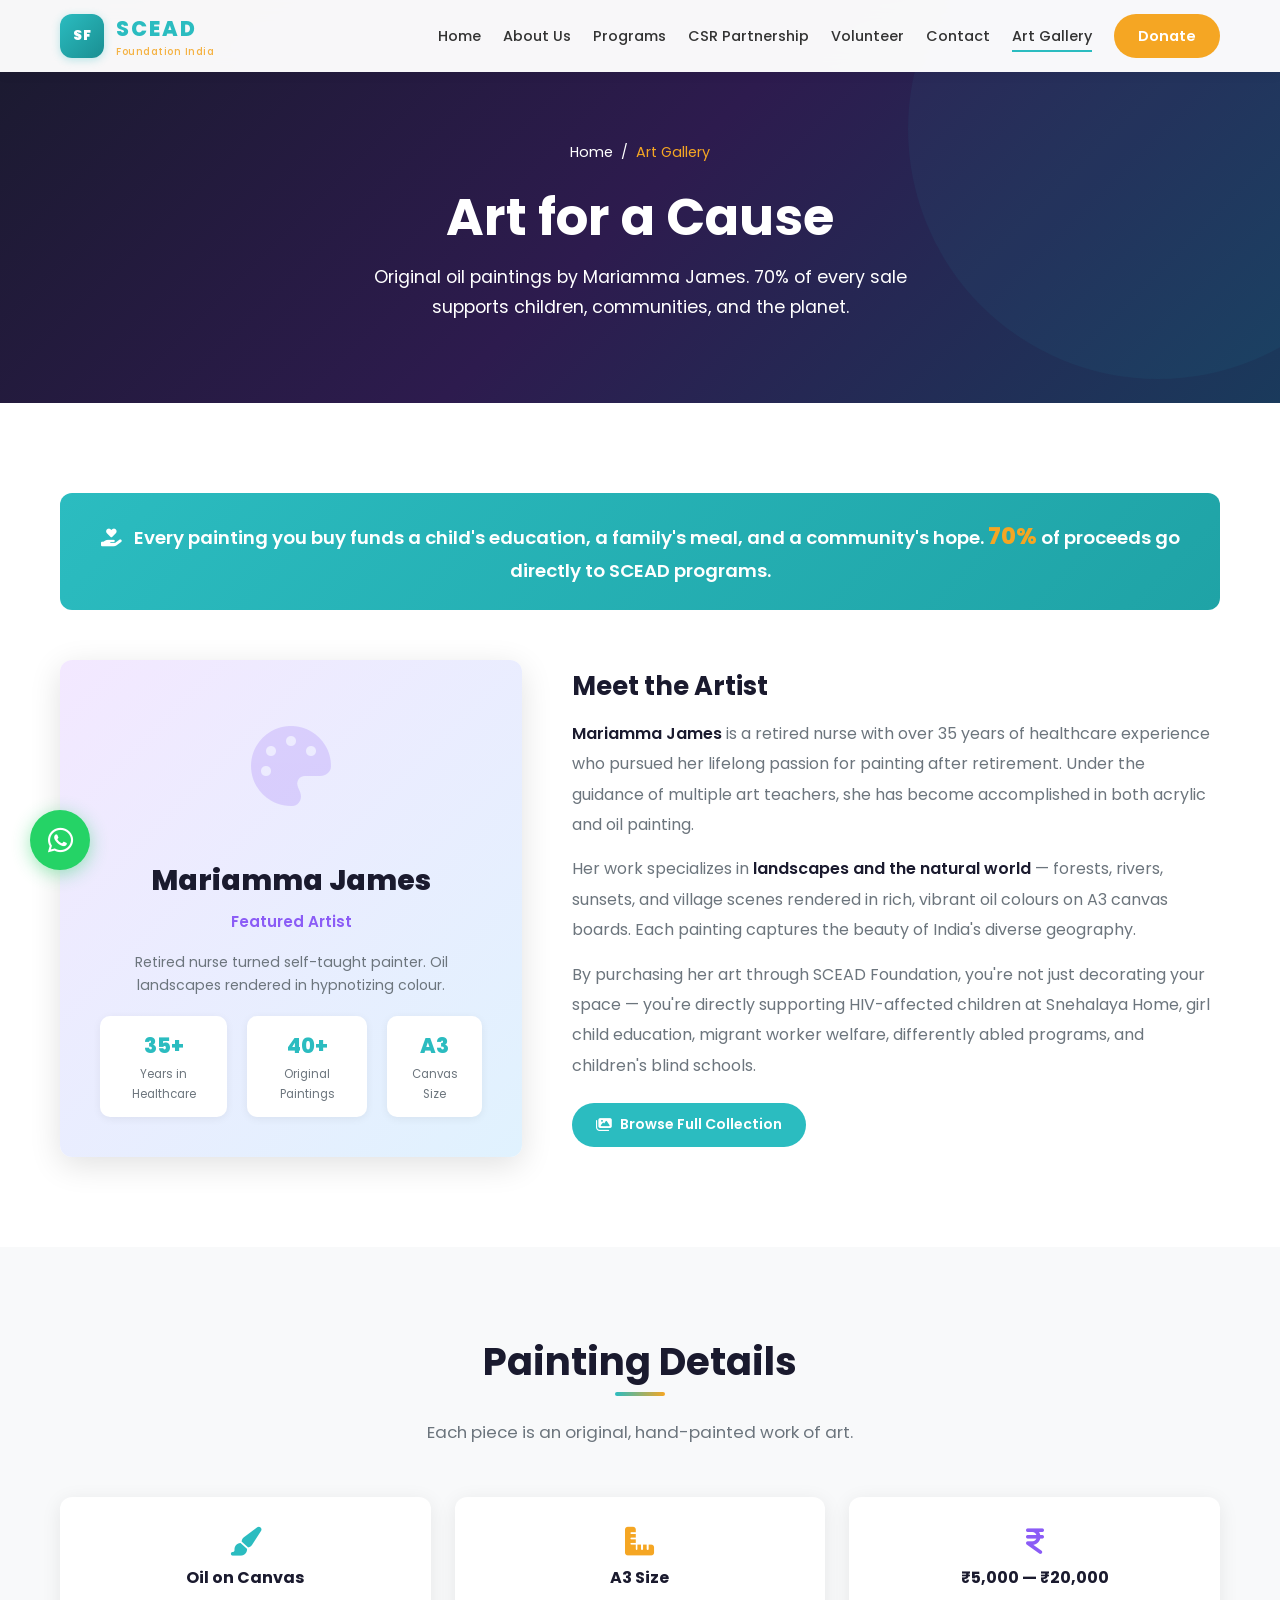
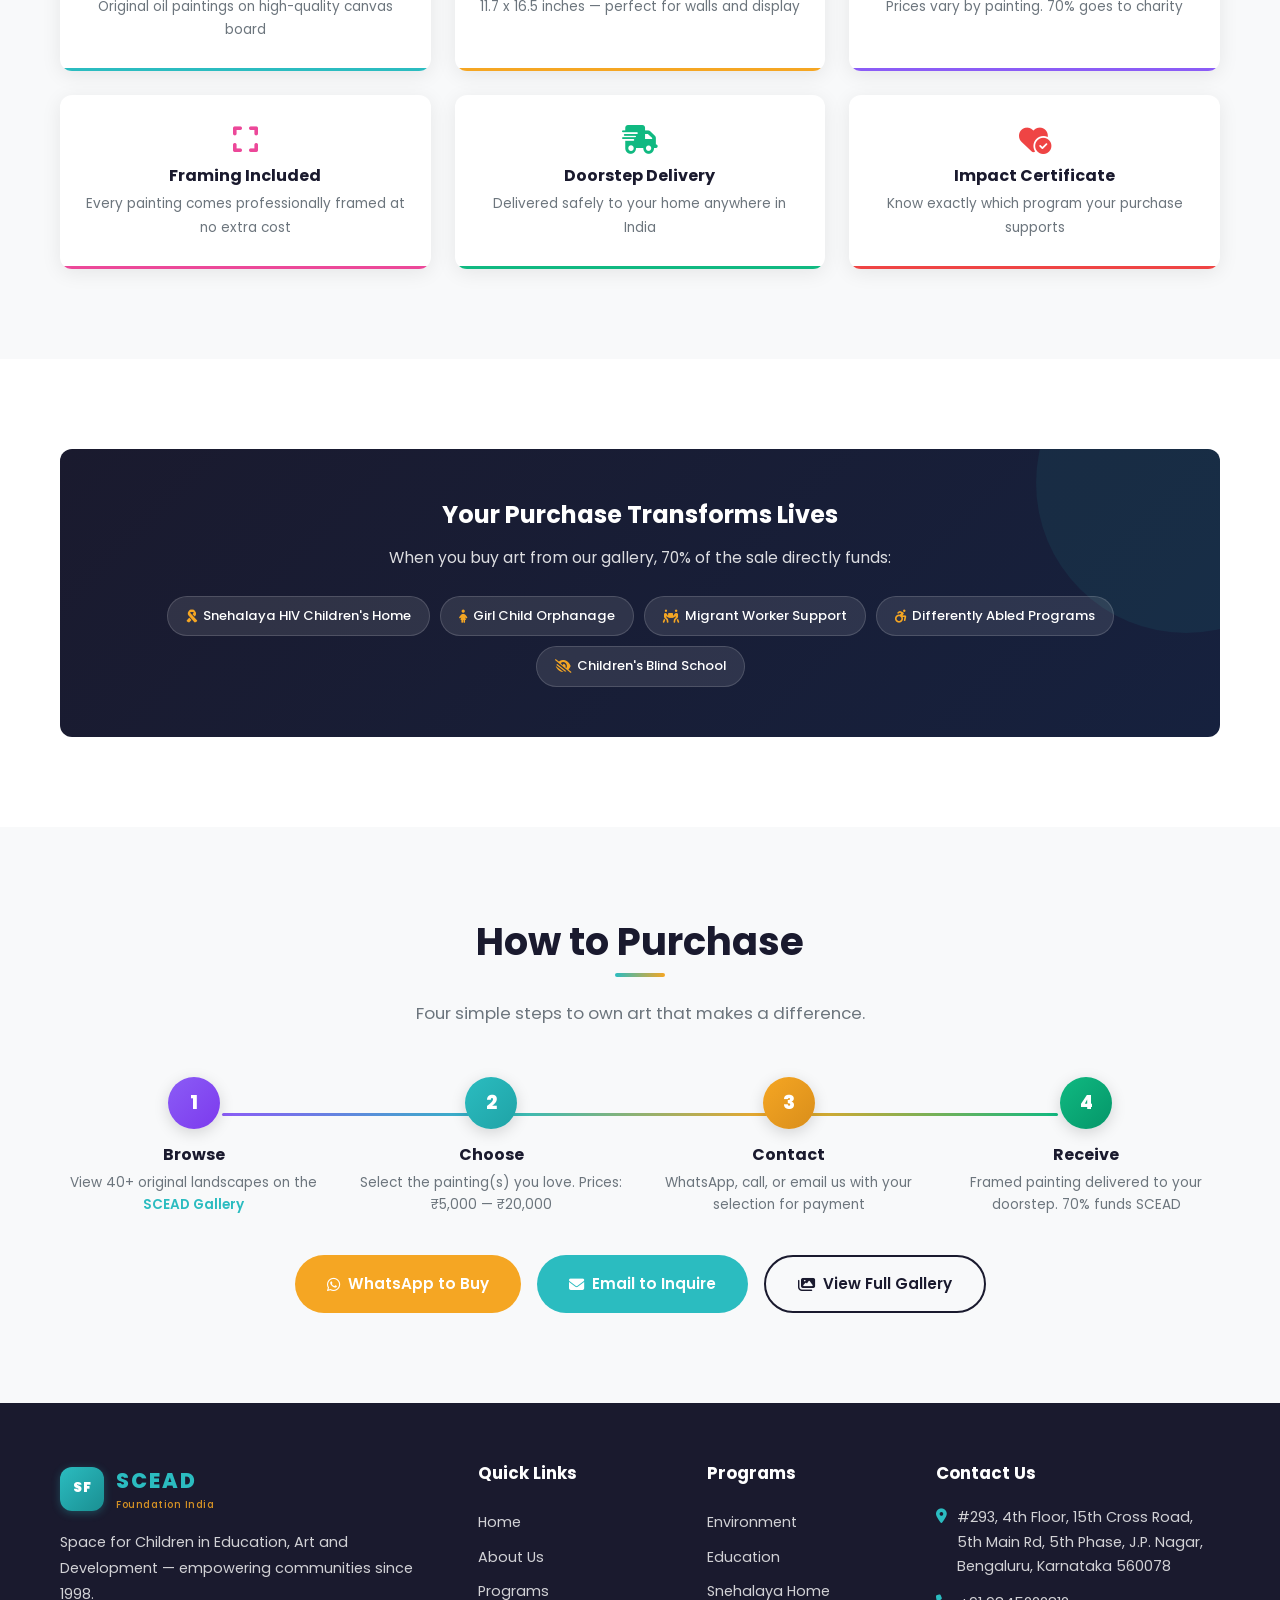
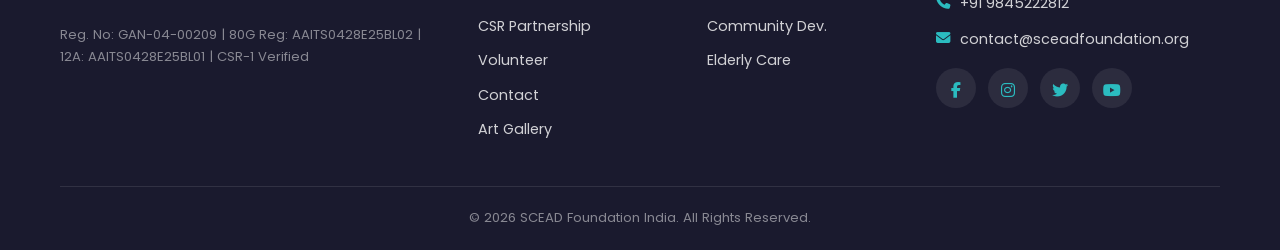
<file: art-gallery.html>
<!DOCTYPE html>
<html lang="en">
<head>
  <meta charset="UTF-8">
  <meta name="viewport" content="width=device-width, initial-scale=1.0">
  <meta name="description" content="SCEAD Foundation Art Gallery — Buy original oil paintings by Mariamma James. 70% of proceeds support HIV orphanage, girl child education, and community programs.">
  <title>Art Gallery — SCEAD Foundation India</title>
  <meta name="keywords" content="buy paintings for charity India, art fundraiser NGO, oil paintings Mariamma James, support NGO through art, SCEAD art gallery">
  <meta name="author" content="SCEAD Foundation India">
  <meta name="robots" content="index, follow">
  <link rel="canonical" href="https://vmishra.github.io/sceadfoundation/art-gallery.html">
  <meta property="og:type" content="website">
  <meta property="og:title" content="Art for a Cause — SCEAD Foundation India | Buy Paintings, Support Children">
  <meta property="og:description" content="Original oil paintings by Mariamma James. 70% of every sale supports HIV children's home, girl child education, and community programs. ₹5,000-₹20,000.">
  <meta property="og:url" content="https://vmishra.github.io/sceadfoundation/art-gallery.html">
  <meta property="og:image" content="https://vmishra.github.io/sceadfoundation/images/volunteer-children.jpg">
  <meta name="twitter:card" content="summary_large_image">
  <meta name="twitter:title" content="Art for a Cause — SCEAD Foundation">
  <meta name="twitter:description" content="Buy original oil paintings. 70% of proceeds fund children, communities, and the planet.">
  <meta name="twitter:image" content="https://vmishra.github.io/sceadfoundation/images/volunteer-children.jpg">
  <link rel="preconnect" href="https://fonts.googleapis.com">
  <link rel="preconnect" href="https://fonts.gstatic.com" crossorigin>
  <link href="https://fonts.googleapis.com/css2?family=Poppins:wght@300;400;500;600;700;800&display=swap" rel="stylesheet">
  <link rel="stylesheet" href="https://cdnjs.cloudflare.com/ajax/libs/font-awesome/6.5.1/css/all.min.css">
  <link rel="stylesheet" href="styles.css">
  <style>
    .gallery-hero-inner { background: linear-gradient(135deg, #1A1A2E 0%, #2d1b4e 50%, #1a3a5c 100%); }

    .impact-banner {
      background: linear-gradient(135deg, var(--primary), var(--primary-dark));
      color: var(--white); text-align: center; padding: 24px; border-radius: var(--radius);
      margin-bottom: 50px; font-size: 1.15rem; font-weight: 600;
    }
    .impact-banner i { margin-right: 8px; }
    .impact-banner span { color: var(--secondary); font-weight: 800; font-size: 1.4rem; }

    .artist-grid { display: grid; grid-template-columns: 1fr 1.4fr; gap: 50px; align-items: center; }
    .artist-portrait {
      position: relative; border-radius: var(--radius); overflow: hidden;
      box-shadow: var(--shadow-lg); background: linear-gradient(135deg, #f3e8ff, #e0f2fe);
      padding: 40px; text-align: center;
    }
    .artist-portrait .palette-icon { font-size: 5rem; color: #8B5CF6; opacity: 0.2; margin-bottom: 20px; }
    .artist-portrait .artist-name-big {
      font-size: 1.8rem; font-weight: 800; color: var(--dark); margin-bottom: 4px;
    }
    .artist-portrait .artist-role { color: #8B5CF6; font-weight: 600; font-size: 0.95rem; margin-bottom: 16px; }
    .artist-portrait .artist-stat-row { display: flex; gap: 20px; justify-content: center; margin-top: 20px; }
    .artist-portrait .artist-stat {
      background: var(--white); padding: 12px 20px; border-radius: 10px; text-align: center;
      box-shadow: 0 2px 8px rgba(0,0,0,0.06);
    }
    .artist-portrait .artist-stat .num { font-size: 1.3rem; font-weight: 800; color: var(--primary); }
    .artist-portrait .artist-stat .lbl { font-size: 0.72rem; color: var(--gray-600); margin-top: 2px; }
    .artist-bio h2 { font-size: 1.6rem; margin-bottom: 16px; }
    .artist-bio p { color: var(--gray-600); font-size: 1rem; line-height: 1.9; margin-bottom: 14px; }
    .artist-bio .highlight { color: var(--dark); font-weight: 600; }

    .spec-grid { display: grid; grid-template-columns: repeat(3, 1fr); gap: 24px; }
    .spec-card {
      background: var(--white); padding: 30px 24px; border-radius: var(--radius); box-shadow: var(--shadow);
      text-align: center; transition: all var(--transition); position: relative; overflow: hidden;
    }
    .spec-card::before { content:''; position:absolute; bottom:0; left:0; width:100%; height:3px; }
    .spec-card:nth-child(1)::before { background: var(--primary); }
    .spec-card:nth-child(2)::before { background: var(--secondary); }
    .spec-card:nth-child(3)::before { background: #8B5CF6; }
    .spec-card:nth-child(4)::before { background: #EC4899; }
    .spec-card:nth-child(5)::before { background: #10B981; }
    .spec-card:nth-child(6)::before { background: #EF4444; }
    .spec-card:hover { transform: translateY(-5px); box-shadow: var(--shadow-lg); }
    .spec-card i { font-size: 1.8rem; margin-bottom: 12px; }
    .spec-card:nth-child(1) i { color: var(--primary); }
    .spec-card:nth-child(2) i { color: var(--secondary); }
    .spec-card:nth-child(3) i { color: #8B5CF6; }
    .spec-card:nth-child(4) i { color: #EC4899; }
    .spec-card:nth-child(5) i { color: #10B981; }
    .spec-card:nth-child(6) i { color: #EF4444; }
    .spec-card h3 { font-size: 1rem; margin-bottom: 6px; }
    .spec-card p { font-size: 0.85rem; color: var(--gray-600); }

    .cause-banner {
      background: linear-gradient(135deg, var(--dark), #16213e); color: var(--white);
      padding: 50px 40px; border-radius: var(--radius); text-align: center;
      position: relative; overflow: hidden;
    }
    .cause-banner::before {
      content: ''; position: absolute; top: -40%; right: -10%; width: 300px; height: 300px;
      background: rgba(43,188,192,0.08); border-radius: 50%;
    }
    .cause-banner h3 { color: var(--white); font-size: 1.5rem; margin-bottom: 14px; position: relative; }
    .cause-banner > p { opacity: 0.85; max-width: 650px; margin: 0 auto 24px; font-size: 0.98rem; line-height: 1.8; position: relative; }
    .cause-tags { display: flex; flex-wrap: wrap; gap: 10px; justify-content: center; position: relative; }
    .cause-tag {
      background: rgba(255,255,255,0.1); border: 1px solid rgba(255,255,255,0.15);
      padding: 8px 18px; border-radius: 50px; font-size: 0.82rem; font-weight: 500;
      display: flex; align-items: center; gap: 6px; transition: all var(--transition);
    }
    .cause-tag:hover { background: rgba(255,255,255,0.18); }
    .cause-tag i { color: var(--secondary); }

    .steps-grid { display: grid; grid-template-columns: repeat(4, 1fr); gap: 30px; position: relative; }
    .steps-grid::before {
      content: ''; position: absolute; top: 36px; left: 14%; right: 14%; height: 3px;
      background: linear-gradient(90deg, #8B5CF6, var(--primary), var(--secondary), #10B981); border-radius: 2px;
    }
    .step-card { text-align: center; position: relative; z-index: 1; }
    .step-num {
      width: 52px; height: 52px; border-radius: 50%; display: flex; align-items: center; justify-content: center;
      font-size: 1.2rem; font-weight: 800; color: var(--white); margin: 0 auto 16px;
      box-shadow: 0 4px 15px rgba(0,0,0,0.15);
    }
    .step-card:nth-child(1) .step-num { background: linear-gradient(135deg, #8B5CF6, #7C3AED); }
    .step-card:nth-child(2) .step-num { background: linear-gradient(135deg, var(--primary), var(--primary-dark)); }
    .step-card:nth-child(3) .step-num { background: linear-gradient(135deg, var(--secondary), var(--secondary-dark)); }
    .step-card:nth-child(4) .step-num { background: linear-gradient(135deg, #10B981, #059669); }
    .step-card h3 { font-size: 1rem; margin-bottom: 6px; }
    .step-card p { font-size: 0.85rem; color: var(--gray-600); line-height: 1.6; }

    .cta-buttons { display: flex; gap: 16px; justify-content: center; flex-wrap: wrap; margin-top: 40px; }

    @media (max-width: 992px) {
      .artist-grid { grid-template-columns: 1fr; }
      .spec-grid { grid-template-columns: repeat(2, 1fr); }
      .steps-grid { grid-template-columns: repeat(2, 1fr); }
      .steps-grid::before { display: none; }
    }
    @media (max-width: 600px) {
      .spec-grid { grid-template-columns: repeat(2, 1fr); gap: 14px; }
      .spec-card { padding: 22px 16px; }
      .spec-card i { font-size: 1.4rem; }
      .spec-card h3 { font-size: 0.88rem; }
      .spec-card p { font-size: 0.78rem; }
      .steps-grid { grid-template-columns: repeat(2, 1fr); gap: 20px; }
      .cause-banner { padding: 28px 18px; }
      .cause-banner h3 { font-size: 1.2rem; }
      .cause-tag { font-size: 0.75rem; padding: 6px 14px; }
      .artist-portrait { padding: 28px 20px; }
      .artist-portrait .artist-name-big { font-size: 1.4rem; }
      .artist-portrait .artist-stat-row { flex-direction: row; gap: 10px; }
      .artist-portrait .artist-stat { padding: 10px 14px; }
      .artist-portrait .artist-stat .num { font-size: 1.1rem; }
      .artist-bio h2 { font-size: 1.3rem; }
      .artist-bio p { font-size: 0.9rem; }
      .cta-buttons { flex-direction: column; }
      .cta-buttons .btn { width: 100%; justify-content: center; }
      .impact-banner { font-size: 0.92rem; padding: 18px; }
      .impact-banner span { font-size: 1.1rem; }
    }
    @media (max-width: 380px) {
      .spec-grid { grid-template-columns: 1fr; }
      .steps-grid { grid-template-columns: 1fr; }
      .artist-portrait .artist-stat-row { flex-direction: column; }
    }
  </style>
</head>
<body>

  <!-- Navigation -->
  <nav class="navbar" role="navigation" aria-label="Main navigation">
    <div class="container">
      <a href="index.html" class="logo" aria-label="SCEAD Foundation Home">
        <div class="logo-icon">SF</div>
        <div class="logo-text"><span>SCEAD</span><span>Foundation India</span></div>
      </a>
      <div class="nav-links" id="navLinks">
        <a href="index.html">Home</a>
        <a href="about.html">About Us</a>
        <a href="programs.html">Programs</a>
        <a href="csr.html">CSR Partnership</a>
        <a href="volunteer.html">Volunteer</a>
        <a href="contact.html">Contact</a>
        <a href="art-gallery.html" class="active">Art Gallery</a>
        <a href="index.html#donate-details" class="nav-donate">Donate</a>
      </div>
      <button class="hamburger" id="hamburger" aria-label="Toggle navigation menu" aria-expanded="false">
        <span></span><span></span><span></span>
      </button>
    </div>
  </nav>

  <!-- Page Hero -->
  <section class="page-hero gallery-hero-inner">
    <div class="container">
      <div class="breadcrumb" data-aos="fade-up"><a href="index.html">Home</a> / <span>Art Gallery</span></div>
      <h1 data-aos="fade-up">Art for a Cause</h1>
      <p data-aos="fade-up" data-aos-delay="100">Original oil paintings by Mariamma James. 70% of every sale supports children, communities, and the planet.</p>
    </div>
  </section>

  <!-- Impact Banner -->
  <section class="section" id="gallery-intro">
    <div class="container">
      <div class="impact-banner" data-aos="fade-up">
        <i class="fas fa-hand-holding-heart"></i> Every painting you buy funds a child's education, a family's meal, and a community's hope. <span>70%</span> of proceeds go directly to SCEAD programs.
      </div>

      <!-- Artist Section -->
      <div class="artist-grid">
        <div class="artist-portrait" data-aos="fade-right">
          <div class="palette-icon"><i class="fas fa-palette"></i></div>
          <div class="artist-name-big">Mariamma James</div>
          <div class="artist-role">Featured Artist</div>
          <p style="font-size: 0.88rem; color: var(--gray-600); line-height: 1.6;">Retired nurse turned self-taught painter. Oil landscapes rendered in hypnotizing colour.</p>
          <div class="artist-stat-row">
            <div class="artist-stat"><div class="num">35+</div><div class="lbl">Years in Healthcare</div></div>
            <div class="artist-stat"><div class="num">40+</div><div class="lbl">Original Paintings</div></div>
            <div class="artist-stat"><div class="num">A3</div><div class="lbl">Canvas Size</div></div>
          </div>
        </div>
        <div class="artist-bio" data-aos="fade-left">
          <h2>Meet the Artist</h2>
          <p>
            <span class="highlight">Mariamma James</span> is a retired nurse with over 35 years of healthcare experience who pursued her lifelong passion for painting after retirement. Under the guidance of multiple art teachers, she has become accomplished in both acrylic and oil painting.
          </p>
          <p>
            Her work specializes in <span class="highlight">landscapes and the natural world</span> — forests, rivers, sunsets, and village scenes rendered in rich, vibrant oil colours on A3 canvas boards. Each painting captures the beauty of India's diverse geography.
          </p>
          <p>
            By purchasing her art through SCEAD Foundation, you're not just decorating your space — you're directly supporting HIV-affected children at Snehalaya Home, girl child education, migrant worker welfare, differently abled programs, and children's blind schools.
          </p>
          <a href="https://www.sceadfoundation.org/p/art-works.html" target="_blank" class="btn btn-teal btn-sm" style="margin-top: 8px;"><i class="fas fa-images"></i> Browse Full Collection</a>
        </div>
      </div>
    </div>
  </section>

  <!-- Painting Specs -->
  <section class="section section-alt" id="specs">
    <div class="container">
      <div class="section-header" data-aos="fade-up">
        <h2>Painting Details</h2>
        <p>Each piece is an original, hand-painted work of art.</p>
      </div>
      <div class="spec-grid">
        <div class="spec-card" data-aos="fade-up">
          <i class="fas fa-paint-brush"></i>
          <h3>Oil on Canvas</h3>
          <p>Original oil paintings on high-quality canvas board</p>
        </div>
        <div class="spec-card" data-aos="fade-up" data-aos-delay="100">
          <i class="fas fa-ruler-combined"></i>
          <h3>A3 Size</h3>
          <p>11.7 x 16.5 inches — perfect for walls and display</p>
        </div>
        <div class="spec-card" data-aos="fade-up" data-aos-delay="200">
          <i class="fas fa-indian-rupee-sign"></i>
          <h3>&#8377;5,000 — &#8377;20,000</h3>
          <p>Prices vary by painting. 70% goes to charity</p>
        </div>
        <div class="spec-card" data-aos="fade-up">
          <i class="fas fa-expand"></i>
          <h3>Framing Included</h3>
          <p>Every painting comes professionally framed at no extra cost</p>
        </div>
        <div class="spec-card" data-aos="fade-up" data-aos-delay="100">
          <i class="fas fa-truck-fast"></i>
          <h3>Doorstep Delivery</h3>
          <p>Delivered safely to your home anywhere in India</p>
        </div>
        <div class="spec-card" data-aos="fade-up" data-aos-delay="200">
          <i class="fas fa-heart-circle-check"></i>
          <h3>Impact Certificate</h3>
          <p>Know exactly which program your purchase supports</p>
        </div>
      </div>
    </div>
  </section>

  <!-- Your Purchase Transforms Lives -->
  <section class="section" id="impact">
    <div class="container">
      <div class="cause-banner" data-aos="fade-up">
        <h3>Your Purchase Transforms Lives</h3>
        <p>When you buy art from our gallery, 70% of the sale directly funds:</p>
        <div class="cause-tags">
          <span class="cause-tag"><i class="fas fa-ribbon"></i> Snehalaya HIV Children's Home</span>
          <span class="cause-tag"><i class="fas fa-child-dress"></i> Girl Child Orphanage</span>
          <span class="cause-tag"><i class="fas fa-people-carry-box"></i> Migrant Worker Support</span>
          <span class="cause-tag"><i class="fas fa-wheelchair-move"></i> Differently Abled Programs</span>
          <span class="cause-tag"><i class="fas fa-eye-low-vision"></i> Children's Blind School</span>
        </div>
      </div>
    </div>
  </section>

  <!-- How to Purchase -->
  <section class="section section-alt" id="how-to-buy">
    <div class="container">
      <div class="section-header" data-aos="fade-up">
        <h2>How to Purchase</h2>
        <p>Four simple steps to own art that makes a difference.</p>
      </div>
      <div class="steps-grid">
        <div class="step-card" data-aos="fade-up">
          <div class="step-num">1</div>
          <h3>Browse</h3>
          <p>View 40+ original landscapes on the <a href="https://www.sceadfoundation.org/p/art-works.html" target="_blank" style="color: var(--primary); font-weight: 600;">SCEAD Gallery</a></p>
        </div>
        <div class="step-card" data-aos="fade-up" data-aos-delay="100">
          <div class="step-num">2</div>
          <h3>Choose</h3>
          <p>Select the painting(s) you love. Prices: &#8377;5,000 — &#8377;20,000</p>
        </div>
        <div class="step-card" data-aos="fade-up" data-aos-delay="200">
          <div class="step-num">3</div>
          <h3>Contact</h3>
          <p>WhatsApp, call, or email us with your selection for payment</p>
        </div>
        <div class="step-card" data-aos="fade-up" data-aos-delay="300">
          <div class="step-num">4</div>
          <h3>Receive</h3>
          <p>Framed painting delivered to your doorstep. 70% funds SCEAD</p>
        </div>
      </div>

      <div class="cta-buttons" data-aos="fade-up">
        <a href="https://wa.me/919845222812?text=Hello%20SCEAD%20Foundation!%20I%20am%20interested%20in%20purchasing%20a%20painting%20from%20your%20art%20gallery.%20Could%20you%20share%20the%20available%20collection%3F" target="_blank" class="btn btn-primary"><i class="fab fa-whatsapp"></i> WhatsApp to Buy</a>
        <a href="mailto:contact@sceadfoundation.org?subject=Art%20Gallery%20Inquiry&body=Hi%20SCEAD%20Foundation,%0A%0AI%20am%20interested%20in%20purchasing%20a%20painting.%20Please%20share%20the%20available%20collection.%0A%0AThank%20you!" class="btn btn-teal"><i class="fas fa-envelope"></i> Email to Inquire</a>
        <a href="https://www.sceadfoundation.org/p/art-works.html" target="_blank" class="btn btn-outline" style="color: var(--dark); border-color: var(--dark);"><i class="fas fa-images"></i> View Full Gallery</a>
      </div>
    </div>
  </section>

  <!-- Footer -->
  <footer class="footer">
    <div class="container">
      <div class="footer-grid">
        <div class="footer-about">
          <div class="logo" style="margin-bottom: 16px;">
            <div class="logo-icon">SF</div>
            <div class="logo-text"><span>SCEAD</span><span>Foundation India</span></div>
          </div>
          <p>Space for Children in Education, Art and Development — empowering communities since 1998.</p>
          <div class="reg-info">Reg. No: GAN-04-00209 | 80G Reg: AAITS0428E25BL02 | 12A: AAITS0428E25BL01 | CSR-1 Verified</div>
        </div>
        <div class="footer-links">
          <h4>Quick Links</h4>
          <a href="index.html">Home</a>
          <a href="about.html">About Us</a>
          <a href="programs.html">Programs</a>
          <a href="csr.html">CSR Partnership</a>
          <a href="volunteer.html">Volunteer</a>
          <a href="contact.html">Contact</a>
          <a href="art-gallery.html">Art Gallery</a>
        </div>
        <div class="footer-links">
          <h4>Programs</h4>
          <a href="programs.html#environment">Environment</a>
          <a href="programs.html#education">Education</a>
          <a href="programs.html#hiv-home">Snehalaya Home</a>
          <a href="programs.html#community">Community Dev.</a>
          <a href="programs.html#elderly">Elderly Care</a>
        </div>
        <div class="footer-contact">
          <h4>Contact Us</h4>
          <p><i class="fas fa-map-marker-alt"></i> #293, 4th Floor, 15th Cross Road, 5th Main Rd, 5th Phase, J.P. Nagar, Bengaluru, Karnataka 560078</p>
          <p><i class="fas fa-phone"></i> +91 9845222812</p>
          <p><i class="fas fa-envelope"></i> contact@sceadfoundation.org</p>
          <div class="footer-social">
            <a href="#" aria-label="Facebook"><i class="fab fa-facebook-f"></i></a>
            <a href="#" aria-label="Instagram"><i class="fab fa-instagram"></i></a>
            <a href="#" aria-label="Twitter"><i class="fab fa-twitter"></i></a>
            <a href="#" aria-label="YouTube"><i class="fab fa-youtube"></i></a>
          </div>
        </div>
      </div>
      <div class="footer-bottom">&copy; 2026 SCEAD Foundation India. All Rights Reserved.</div>
    </div>
  </footer>

  <button class="back-to-top" aria-label="Back to top"><i class="fas fa-chevron-up"></i></button>
  <a href="https://wa.me/919845222812?text=Hello%20SCEAD%20Foundation!%20I%20visited%20your%20website%20and%20would%20love%20to%20know%20more%20about%20your%20work.%20How%20can%20I%20contribute%3F" target="_blank" rel="noopener" class="whatsapp-float" aria-label="Chat on WhatsApp"><i class="fab fa-whatsapp"></i></a>
  <a href="index.html#donate-details" class="donate-float"><i class="fas fa-heart"></i> Donate Now</a>

  <script src="scripts.js"></script>
</body>
</html>
</file>
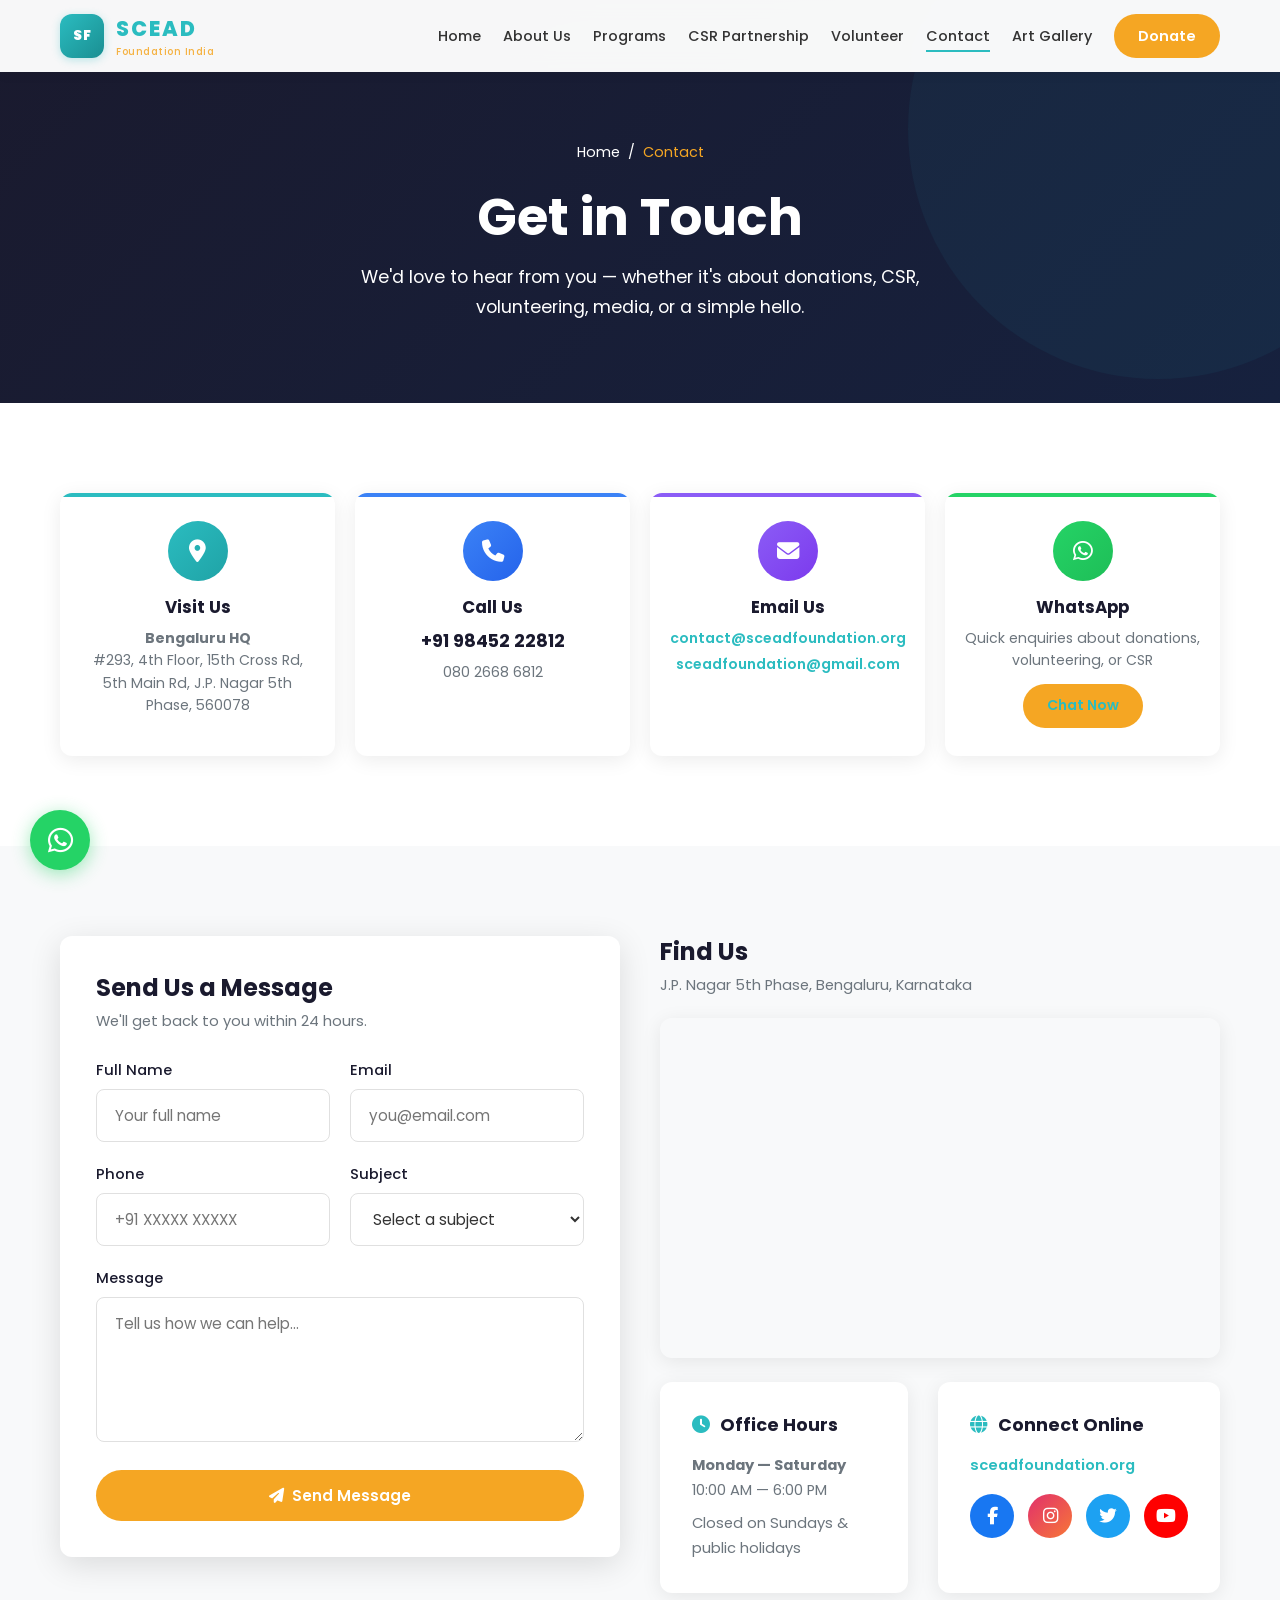
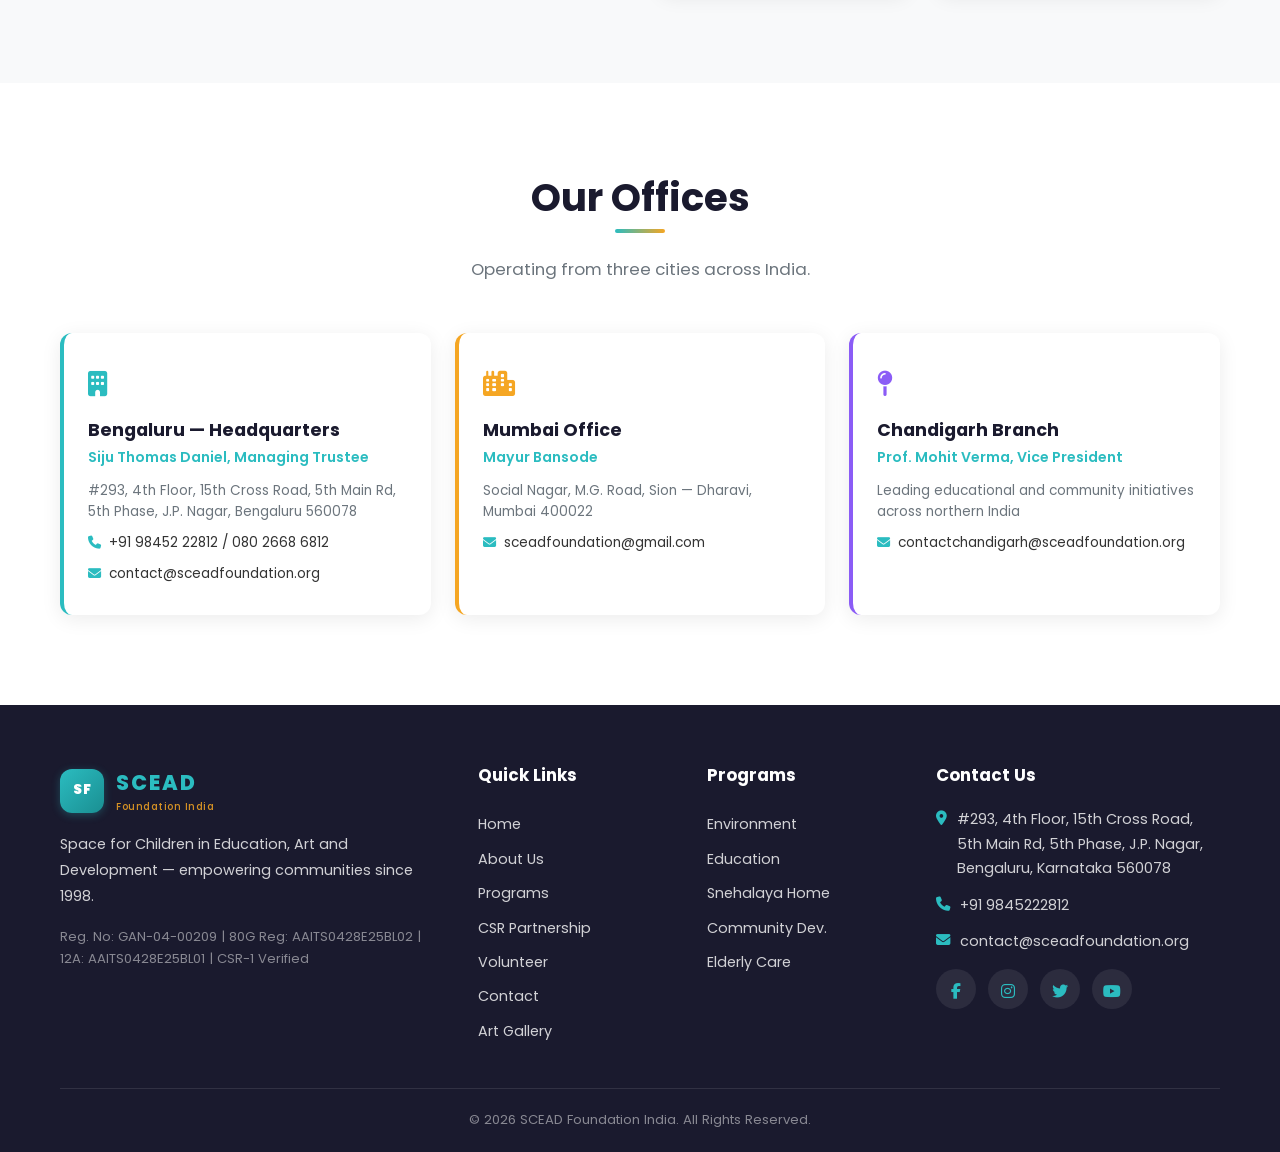
<file: contact.html>
<!DOCTYPE html>
<html lang="en">
<head>
  <meta charset="UTF-8">
  <meta name="viewport" content="width=device-width, initial-scale=1.0">
  <meta name="description" content="Contact SCEAD Foundation India — Bengaluru, Mumbai, Chandigarh. Reach out for donations, CSR, volunteering, or media enquiries. Phone: +91 9845222812.">
  <title>Contact Us — SCEAD Foundation India</title>
  <meta name="keywords" content="contact SCEAD Foundation, NGO Bengaluru contact, SCEAD phone number, SCEAD email, JP Nagar NGO, Mumbai NGO office, Chandigarh NGO">
  <meta name="author" content="SCEAD Foundation India">
  <meta name="robots" content="index, follow">
  <link rel="canonical" href="https://vmishra.github.io/sceadfoundation/contact.html">
  <meta property="og:type" content="website">
  <meta property="og:title" content="Contact SCEAD Foundation India — Bengaluru, Mumbai, Chandigarh">
  <meta property="og:description" content="Reach us at +91 9845222812 or contact@sceadfoundation.org. Offices in Bengaluru (HQ), Mumbai, and Chandigarh.">
  <meta property="og:url" content="https://vmishra.github.io/sceadfoundation/contact.html">
  <meta property="og:image" content="https://vmishra.github.io/sceadfoundation/images/community-gathering.jpg">
  <meta name="twitter:card" content="summary">
  <meta name="twitter:title" content="Contact SCEAD Foundation India">
  <meta name="twitter:description" content="Phone: +91 9845222812. Email: contact@sceadfoundation.org. Bengaluru, Mumbai, Chandigarh.">
  <link rel="preconnect" href="https://fonts.googleapis.com">
  <link rel="preconnect" href="https://fonts.gstatic.com" crossorigin>
  <link href="https://fonts.googleapis.com/css2?family=Poppins:wght@300;400;500;600;700;800&display=swap" rel="stylesheet">
  <link rel="stylesheet" href="https://cdnjs.cloudflare.com/ajax/libs/font-awesome/6.5.1/css/all.min.css">
  <link rel="stylesheet" href="styles.css">
  <style>
    .contact-cards { display: grid; grid-template-columns: repeat(4, 1fr); gap: 20px; }
    .contact-card {
      background: var(--white); padding: 28px 20px; border-radius: var(--radius); box-shadow: var(--shadow);
      text-align: center; transition: all var(--transition); position: relative; overflow: hidden;
    }
    .contact-card::before { content:''; position:absolute; top:0; left:0; width:100%; height:4px; }
    .contact-card:nth-child(1)::before { background: var(--primary); }
    .contact-card:nth-child(2)::before { background: #3B82F6; }
    .contact-card:nth-child(3)::before { background: #8B5CF6; }
    .contact-card:nth-child(4)::before { background: #25D366; }
    .contact-card:hover { transform: translateY(-5px); box-shadow: var(--shadow-lg); }
    .contact-card .card-icon {
      width: 60px; height: 60px; border-radius: 50%; display: flex; align-items: center; justify-content: center;
      font-size: 1.4rem; color: var(--white); margin: 0 auto 16px;
    }
    .contact-card:nth-child(1) .card-icon { background: linear-gradient(135deg, var(--primary), var(--primary-dark)); }
    .contact-card:nth-child(2) .card-icon { background: linear-gradient(135deg, #3B82F6, #2563EB); }
    .contact-card:nth-child(3) .card-icon { background: linear-gradient(135deg, #8B5CF6, #7C3AED); }
    .contact-card:nth-child(4) .card-icon { background: linear-gradient(135deg, #25D366, #1EBE57); }
    .contact-card h3 { font-size: 1.05rem; margin-bottom: 8px; }
    .contact-card p { font-size: 0.88rem; color: var(--gray-600); line-height: 1.6; }
    .contact-card a { color: var(--primary); font-weight: 600; }

    .form-map-grid { display: grid; grid-template-columns: 1fr 1fr; gap: 40px; align-items: start; }
    .form-card {
      background: var(--white); padding: 36px; border-radius: var(--radius); box-shadow: var(--shadow-lg);
    }
    .form-card h2 { font-size: 1.5rem; margin-bottom: 6px; }
    .form-card > p { color: var(--gray-600); font-size: 0.92rem; margin-bottom: 24px; }
    .map-side h2 { font-size: 1.5rem; margin-bottom: 6px; }
    .map-side > p { color: var(--gray-600); font-size: 0.92rem; margin-bottom: 20px; }

    .branch-grid { display: grid; grid-template-columns: repeat(3, 1fr); gap: 24px; }
    .branch-card {
      background: var(--white); padding: 30px 24px; border-radius: var(--radius); box-shadow: var(--shadow);
      transition: all var(--transition); border-left: 4px solid transparent; text-align: left;
    }
    .branch-card:nth-child(1) { border-left-color: var(--primary); }
    .branch-card:nth-child(2) { border-left-color: var(--secondary); }
    .branch-card:nth-child(3) { border-left-color: #8B5CF6; }
    .branch-card:hover { transform: translateY(-4px); box-shadow: var(--shadow-lg); }
    .branch-card .branch-icon { font-size: 1.6rem; margin-bottom: 12px; }
    .branch-card:nth-child(1) .branch-icon { color: var(--primary); }
    .branch-card:nth-child(2) .branch-icon { color: var(--secondary); }
    .branch-card:nth-child(3) .branch-icon { color: #8B5CF6; }
    .branch-card h3 { font-size: 1.1rem; margin-bottom: 4px; }
    .branch-card .branch-lead { color: var(--primary); font-weight: 600; font-size: 0.88rem; margin-bottom: 10px; }
    .branch-card p { font-size: 0.85rem; color: var(--gray-600); line-height: 1.6; }
    .branch-card .contact-line { display: flex; align-items: center; gap: 8px; margin-top: 8px; font-size: 0.85rem; }
    .branch-card .contact-line i { color: var(--primary); font-size: 0.82rem; }

    .hours-social-grid { display: grid; grid-template-columns: 1fr 1fr; gap: 30px; }
    .detail-card {
      background: var(--white); padding: 32px; border-radius: var(--radius); box-shadow: var(--shadow);
      transition: all var(--transition);
    }
    .detail-card:hover { box-shadow: var(--shadow-lg); }
    .detail-card h3 { display: flex; align-items: center; gap: 10px; margin-bottom: 16px; font-size: 1.1rem; }
    .detail-card h3 i { color: var(--primary); }
    .detail-card p { font-size: 0.92rem; color: var(--gray-600); line-height: 1.7; }
    .social-links { display: flex; gap: 14px; margin-top: 16px; }
    .social-link {
      width: 44px; height: 44px; border-radius: 50%; display: flex; align-items: center; justify-content: center;
      font-size: 1.1rem; transition: all var(--transition); color: var(--white);
    }
    .social-link:nth-child(1) { background: #1877F2; }
    .social-link:nth-child(2) { background: linear-gradient(135deg, #E1306C, #F77737); }
    .social-link:nth-child(3) { background: #1DA1F2; }
    .social-link:nth-child(4) { background: #FF0000; }
    .social-link:hover { transform: translateY(-3px); opacity: 0.9; color: var(--white); }

    @media (max-width: 992px) {
      .contact-cards { grid-template-columns: repeat(2, 1fr); }
      .form-map-grid { grid-template-columns: 1fr; }
      .branch-grid { grid-template-columns: 1fr; }
      .hours-social-grid { grid-template-columns: 1fr; }
    }
    @media (max-width: 600px) {
      .contact-cards { grid-template-columns: 1fr; gap: 16px; }
      .contact-card { padding: 24px 18px; }
      .contact-card .card-icon { width: 50px; height: 50px; font-size: 1.2rem; }
      .branch-card { padding: 22px 18px; }
      .form-card { padding: 24px 16px; }
      .map-container { height: 280px; }
    }
  </style>
</head>
<body>

  <!-- Navigation -->
  <nav class="navbar" role="navigation" aria-label="Main navigation">
    <div class="container">
      <a href="index.html" class="logo" aria-label="SCEAD Foundation Home">
        <div class="logo-icon">SF</div>
        <div class="logo-text"><span>SCEAD</span><span>Foundation India</span></div>
      </a>
      <div class="nav-links" id="navLinks">
        <a href="index.html">Home</a>
        <a href="about.html">About Us</a>
        <a href="programs.html">Programs</a>
        <a href="csr.html">CSR Partnership</a>
        <a href="volunteer.html">Volunteer</a>
        <a href="contact.html" class="active">Contact</a>
        <a href="art-gallery.html">Art Gallery</a>
        <a href="index.html#donate-details" class="nav-donate">Donate</a>
      </div>
      <button class="hamburger" id="hamburger" aria-label="Toggle navigation menu" aria-expanded="false">
        <span></span><span></span><span></span>
      </button>
    </div>
  </nav>

  <!-- Page Hero -->
  <section class="page-hero">
    <div class="container">
      <div class="breadcrumb" data-aos="fade-up"><a href="index.html">Home</a> / <span>Contact</span></div>
      <h1 data-aos="fade-up">Get in Touch</h1>
      <p data-aos="fade-up" data-aos-delay="100">We'd love to hear from you — whether it's about donations, CSR, volunteering, media, or a simple hello.</p>
    </div>
  </section>

  <!-- Contact Info Cards -->
  <section class="section" id="contact-info">
    <div class="container">
      <div class="contact-cards">
        <div class="contact-card" data-aos="fade-up">
          <div class="card-icon"><i class="fas fa-map-marker-alt"></i></div>
          <h3>Visit Us</h3>
          <p><strong>Bengaluru HQ</strong><br>#293, 4th Floor, 15th Cross Rd, 5th Main Rd, J.P. Nagar 5th Phase, 560078</p>
        </div>
        <div class="contact-card" data-aos="fade-up" data-aos-delay="100">
          <div class="card-icon"><i class="fas fa-phone"></i></div>
          <h3>Call Us</h3>
          <p style="font-size: 1.1rem; font-weight: 700; color: var(--dark); margin-bottom: 6px;">+91 98452 22812</p>
          <p>080 2668 6812</p>
        </div>
        <div class="contact-card" data-aos="fade-up" data-aos-delay="200">
          <div class="card-icon"><i class="fas fa-envelope"></i></div>
          <h3>Email Us</h3>
          <p><a href="mailto:contact@sceadfoundation.org">contact@sceadfoundation.org</a></p>
          <p style="margin-top: 4px;"><a href="mailto:sceadfoundation@gmail.com">sceadfoundation@gmail.com</a></p>
        </div>
        <div class="contact-card" data-aos="fade-up" data-aos-delay="300">
          <div class="card-icon"><i class="fab fa-whatsapp"></i></div>
          <h3>WhatsApp</h3>
          <p>Quick enquiries about donations, volunteering, or CSR</p>
          <a href="https://wa.me/919845222812?text=Hello%20SCEAD%20Foundation!%20I%20visited%20your%20website%20and%20would%20love%20to%20know%20more." target="_blank" rel="noopener" class="btn btn-sm btn-primary" style="margin-top: 12px;">Chat Now</a>
        </div>
      </div>
    </div>
  </section>

  <!-- Contact Form + Map -->
  <section class="section section-alt" id="contact-form">
    <div class="container">
      <div class="form-map-grid">
        <div class="form-card" data-aos="fade-right">
          <h2>Send Us a Message</h2>
          <p>We'll get back to you within 24 hours.</p>
          <form action="https://formspree.io/f/xdaplpqp" method="POST">
            <div class="form-grid">
              <div class="form-group">
                <label for="fullName">Full Name</label>
                <input type="text" id="fullName" name="fullName" placeholder="Your full name" required>
              </div>
              <div class="form-group">
                <label for="email">Email</label>
                <input type="email" id="email" name="email" placeholder="you@email.com" required>
              </div>
            </div>
            <div class="form-grid">
              <div class="form-group">
                <label for="phone">Phone</label>
                <input type="tel" id="phone" name="phone" placeholder="+91 XXXXX XXXXX">
              </div>
              <div class="form-group">
                <label for="subject">Subject</label>
                <select id="subject" name="subject" required>
                  <option value="" disabled selected>Select a subject</option>
                  <option value="General Enquiry">General Enquiry</option>
                  <option value="Donation">Donation</option>
                  <option value="CSR Partnership">CSR Partnership</option>
                  <option value="Volunteering">Volunteering</option>
                  <option value="Media/Press">Media / Press</option>
                  <option value="Art Gallery">Art Gallery Purchase</option>
                  <option value="Other">Other</option>
                </select>
              </div>
            </div>
            <div class="form-group">
              <label for="message">Message</label>
              <textarea id="message" name="message" placeholder="Tell us how we can help..." rows="5" required></textarea>
            </div>
            <button type="submit" class="btn btn-primary" style="width: 100%; justify-content: center;">
              <i class="fas fa-paper-plane"></i> Send Message
            </button>
          </form>
        </div>
        <div class="map-side" data-aos="fade-left">
          <h2>Find Us</h2>
          <p>J.P. Nagar 5th Phase, Bengaluru, Karnataka</p>
          <div class="map-container" style="height: 340px; margin-bottom: 24px;">
            <iframe src="https://www.google.com/maps/embed?pb=!1m18!1m12!1m3!1d3889.0!2d77.585!3d12.905!2m3!1f0!2f0!3f0!3m2!1i1024!2i768!4f13.1!3m3!1m2!1s0x3bae150b0edbca41%3A0x7b5e3e8e8e8e8e8e!2sJ.P.%20Nagar%205th%20Phase%2C%20Bengaluru!5e0!3m2!1sen!2sin!4v1711900000000" width="100%" height="100%" style="border:0;" allowfullscreen="" loading="lazy" referrerpolicy="no-referrer-when-downgrade"></iframe>
          </div>
          <div class="hours-social-grid">
            <div class="detail-card">
              <h3><i class="fas fa-clock"></i> Office Hours</h3>
              <p><strong>Monday — Saturday</strong><br>10:00 AM — 6:00 PM</p>
              <p style="margin-top: 8px;">Closed on Sundays &amp; public holidays</p>
            </div>
            <div class="detail-card">
              <h3><i class="fas fa-globe"></i> Connect Online</h3>
              <p><a href="https://www.sceadfoundation.org" target="_blank" style="color: var(--primary); font-weight: 600;">sceadfoundation.org</a></p>
              <div class="social-links">
                <a href="#" class="social-link" aria-label="Facebook"><i class="fab fa-facebook-f"></i></a>
                <a href="#" class="social-link" aria-label="Instagram"><i class="fab fa-instagram"></i></a>
                <a href="#" class="social-link" aria-label="Twitter"><i class="fab fa-twitter"></i></a>
                <a href="#" class="social-link" aria-label="YouTube"><i class="fab fa-youtube"></i></a>
              </div>
            </div>
          </div>
        </div>
      </div>
    </div>
  </section>

  <!-- Our Branches -->
  <section class="section" id="branches">
    <div class="container">
      <div class="section-header" data-aos="fade-up">
        <h2>Our Offices</h2>
        <p>Operating from three cities across India.</p>
      </div>
      <div class="branch-grid">
        <div class="branch-card" data-aos="fade-up">
          <div class="branch-icon"><i class="fas fa-building"></i></div>
          <h3>Bengaluru — Headquarters</h3>
          <div class="branch-lead">Siju Thomas Daniel, Managing Trustee</div>
          <p>#293, 4th Floor, 15th Cross Road, 5th Main Rd, 5th Phase, J.P. Nagar, Bengaluru 560078</p>
          <div class="contact-line"><i class="fas fa-phone"></i> +91 98452 22812 / 080 2668 6812</div>
          <div class="contact-line"><i class="fas fa-envelope"></i> contact@sceadfoundation.org</div>
        </div>
        <div class="branch-card" data-aos="fade-up" data-aos-delay="100">
          <div class="branch-icon"><i class="fas fa-city"></i></div>
          <h3>Mumbai Office</h3>
          <div class="branch-lead">Mayur Bansode</div>
          <p>Social Nagar, M.G. Road, Sion — Dharavi, Mumbai 400022</p>
          <div class="contact-line"><i class="fas fa-envelope"></i> sceadfoundation@gmail.com</div>
        </div>
        <div class="branch-card" data-aos="fade-up" data-aos-delay="200">
          <div class="branch-icon"><i class="fas fa-map-pin"></i></div>
          <h3>Chandigarh Branch</h3>
          <div class="branch-lead">Prof. Mohit Verma, Vice President</div>
          <p>Leading educational and community initiatives across northern India</p>
          <div class="contact-line"><i class="fas fa-envelope"></i> contactchandigarh@sceadfoundation.org</div>
        </div>
      </div>
    </div>
  </section>

  <!-- Footer -->
  <footer class="footer">
    <div class="container">
      <div class="footer-grid">
        <div class="footer-about">
          <div class="logo" style="margin-bottom: 16px;">
            <div class="logo-icon">SF</div>
            <div class="logo-text"><span>SCEAD</span><span>Foundation India</span></div>
          </div>
          <p>Space for Children in Education, Art and Development — empowering communities since 1998.</p>
          <div class="reg-info">Reg. No: GAN-04-00209 | 80G Reg: AAITS0428E25BL02 | 12A: AAITS0428E25BL01 | CSR-1 Verified</div>
        </div>
        <div class="footer-links">
          <h4>Quick Links</h4>
          <a href="index.html">Home</a>
          <a href="about.html">About Us</a>
          <a href="programs.html">Programs</a>
          <a href="csr.html">CSR Partnership</a>
          <a href="volunteer.html">Volunteer</a>
          <a href="contact.html">Contact</a>
          <a href="art-gallery.html">Art Gallery</a>
        </div>
        <div class="footer-links">
          <h4>Programs</h4>
          <a href="programs.html#environment">Environment</a>
          <a href="programs.html#education">Education</a>
          <a href="programs.html#hiv-home">Snehalaya Home</a>
          <a href="programs.html#community">Community Dev.</a>
          <a href="programs.html#elderly">Elderly Care</a>
        </div>
        <div class="footer-contact">
          <h4>Contact Us</h4>
          <p><i class="fas fa-map-marker-alt"></i> #293, 4th Floor, 15th Cross Road, 5th Main Rd, 5th Phase, J.P. Nagar, Bengaluru, Karnataka 560078</p>
          <p><i class="fas fa-phone"></i> +91 9845222812</p>
          <p><i class="fas fa-envelope"></i> contact@sceadfoundation.org</p>
          <div class="footer-social">
            <a href="#" aria-label="Facebook"><i class="fab fa-facebook-f"></i></a>
            <a href="#" aria-label="Instagram"><i class="fab fa-instagram"></i></a>
            <a href="#" aria-label="Twitter"><i class="fab fa-twitter"></i></a>
            <a href="#" aria-label="YouTube"><i class="fab fa-youtube"></i></a>
          </div>
        </div>
      </div>
      <div class="footer-bottom">&copy; 2026 SCEAD Foundation India. All Rights Reserved.</div>
    </div>
  </footer>

  <button class="back-to-top" aria-label="Back to top"><i class="fas fa-chevron-up"></i></button>
  <a href="https://wa.me/919845222812?text=Hello%20SCEAD%20Foundation!%20I%20visited%20your%20website%20and%20would%20love%20to%20know%20more%20about%20your%20work.%20How%20can%20I%20contribute%3F" target="_blank" rel="noopener" class="whatsapp-float" aria-label="Chat on WhatsApp"><i class="fab fa-whatsapp"></i></a>
  <a href="index.html#donate-details" class="donate-float"><i class="fas fa-heart"></i> Donate Now</a>

  <script src="scripts.js"></script>
</body>
</html>
</file>
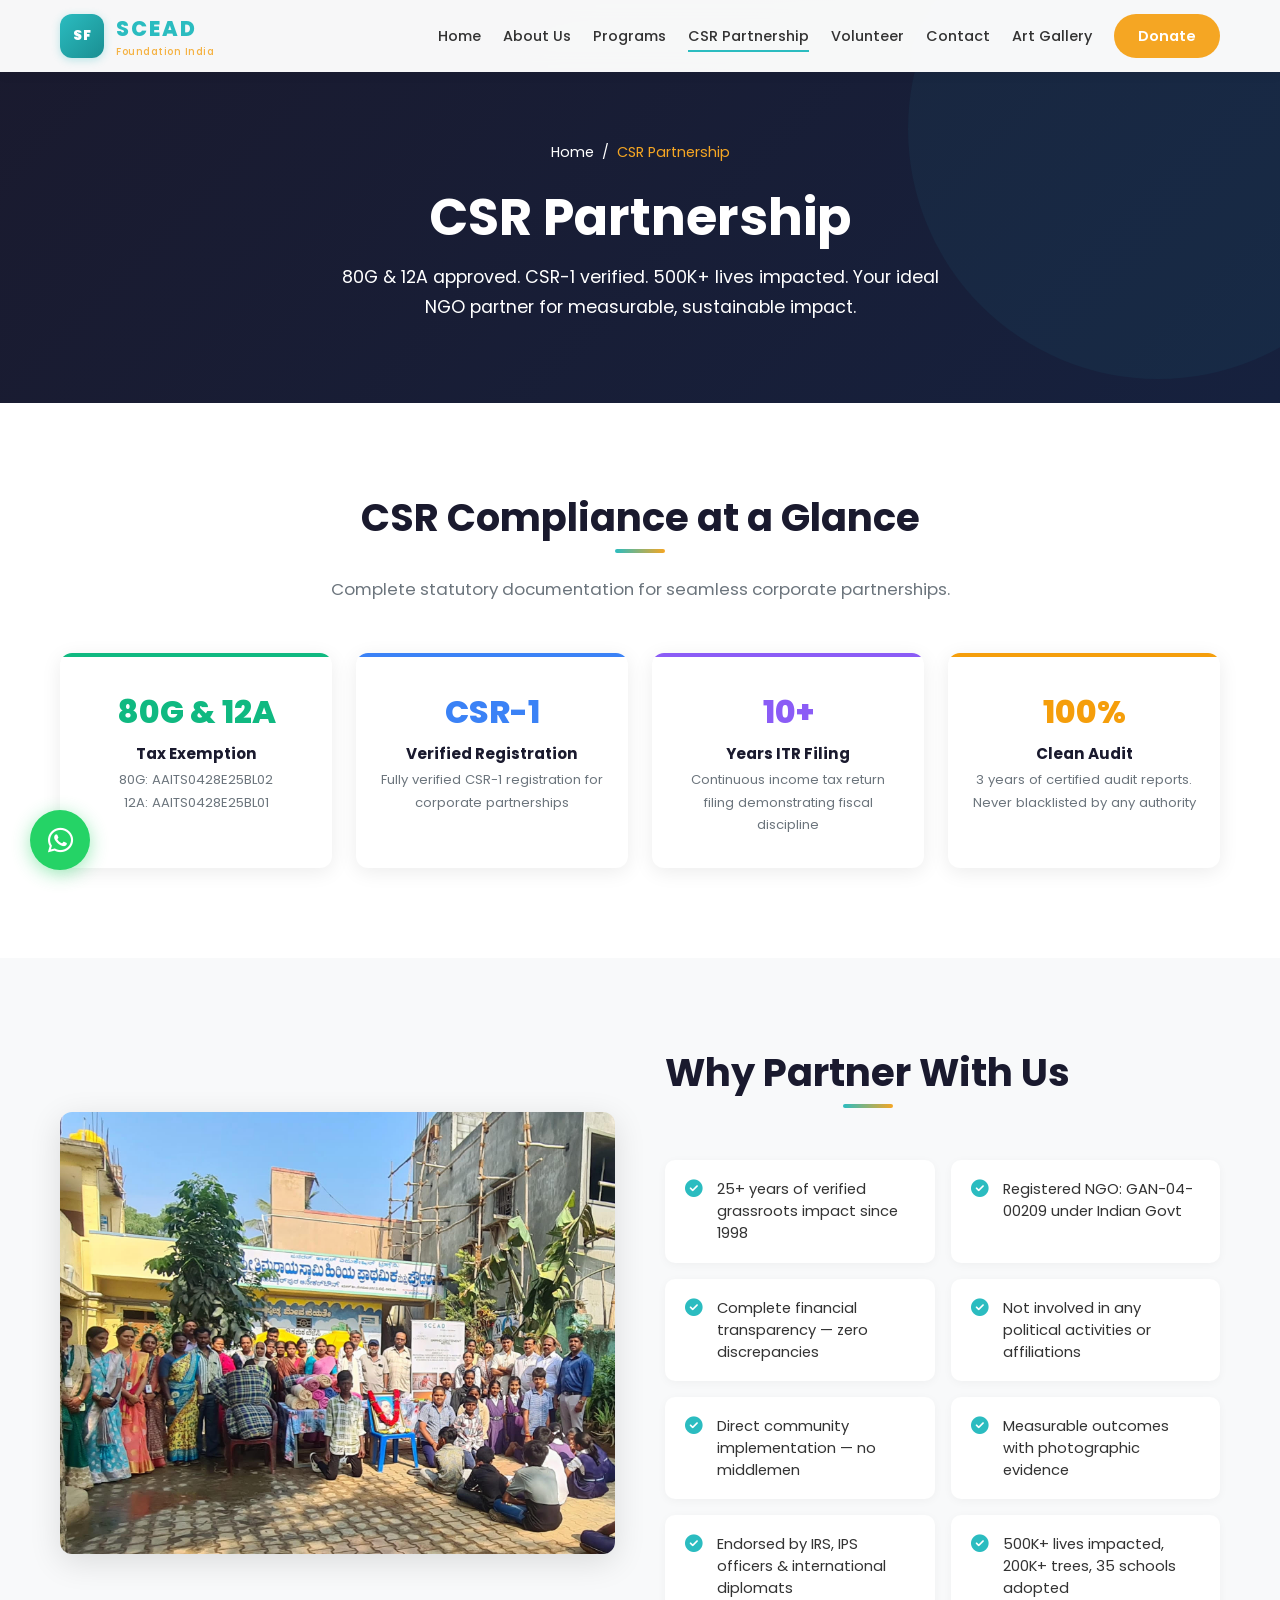
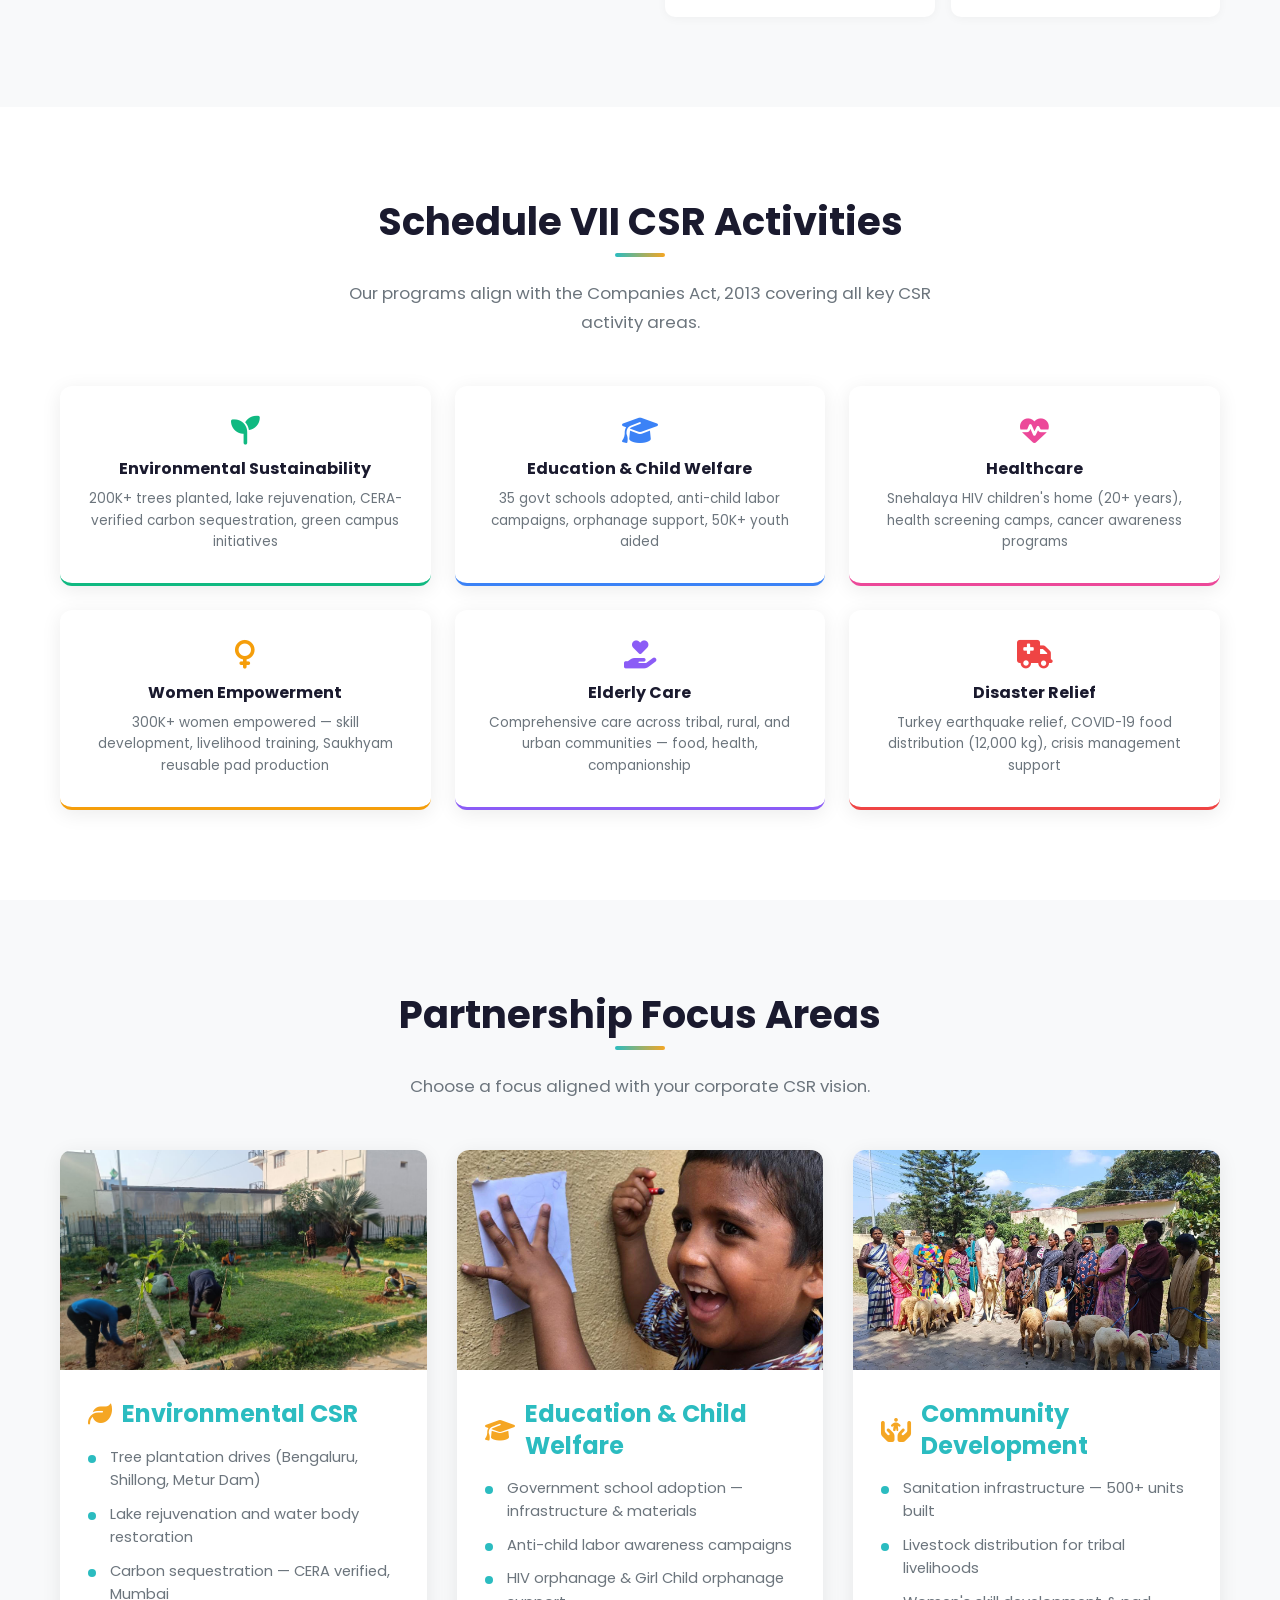
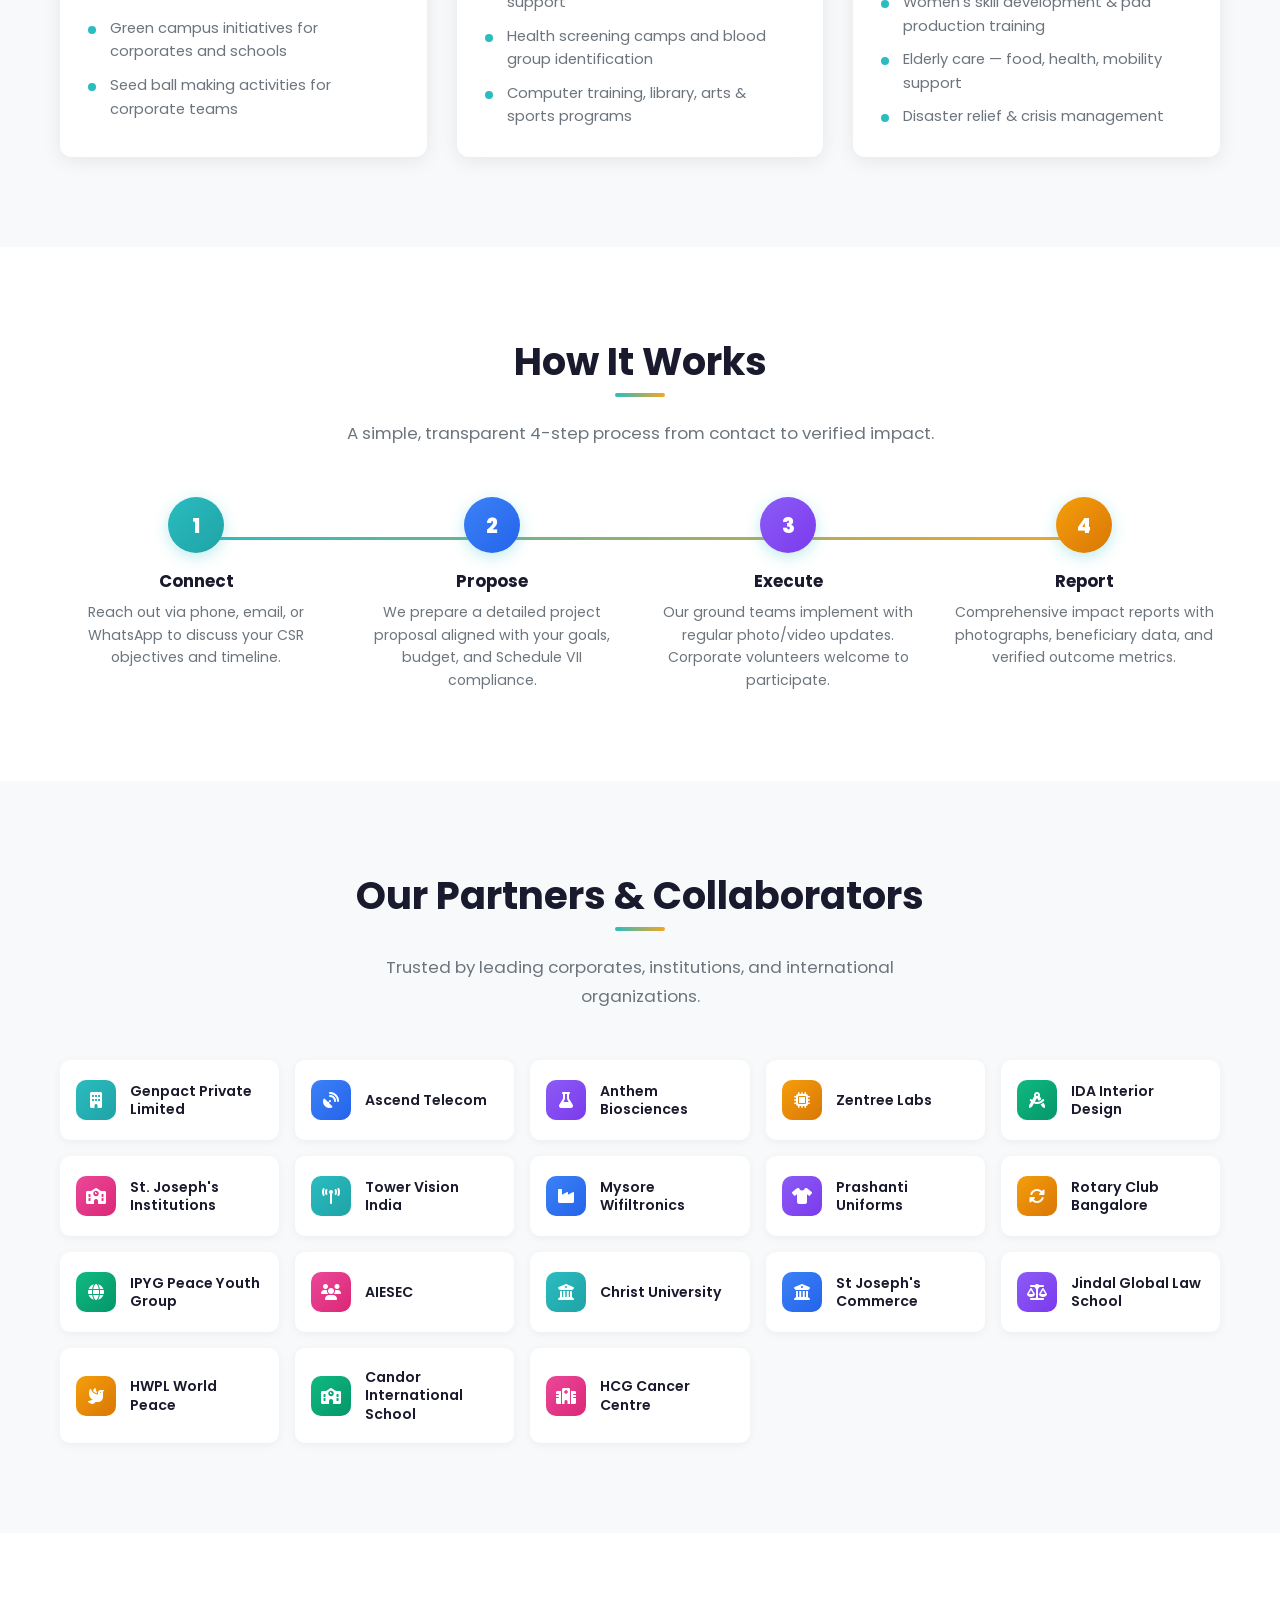
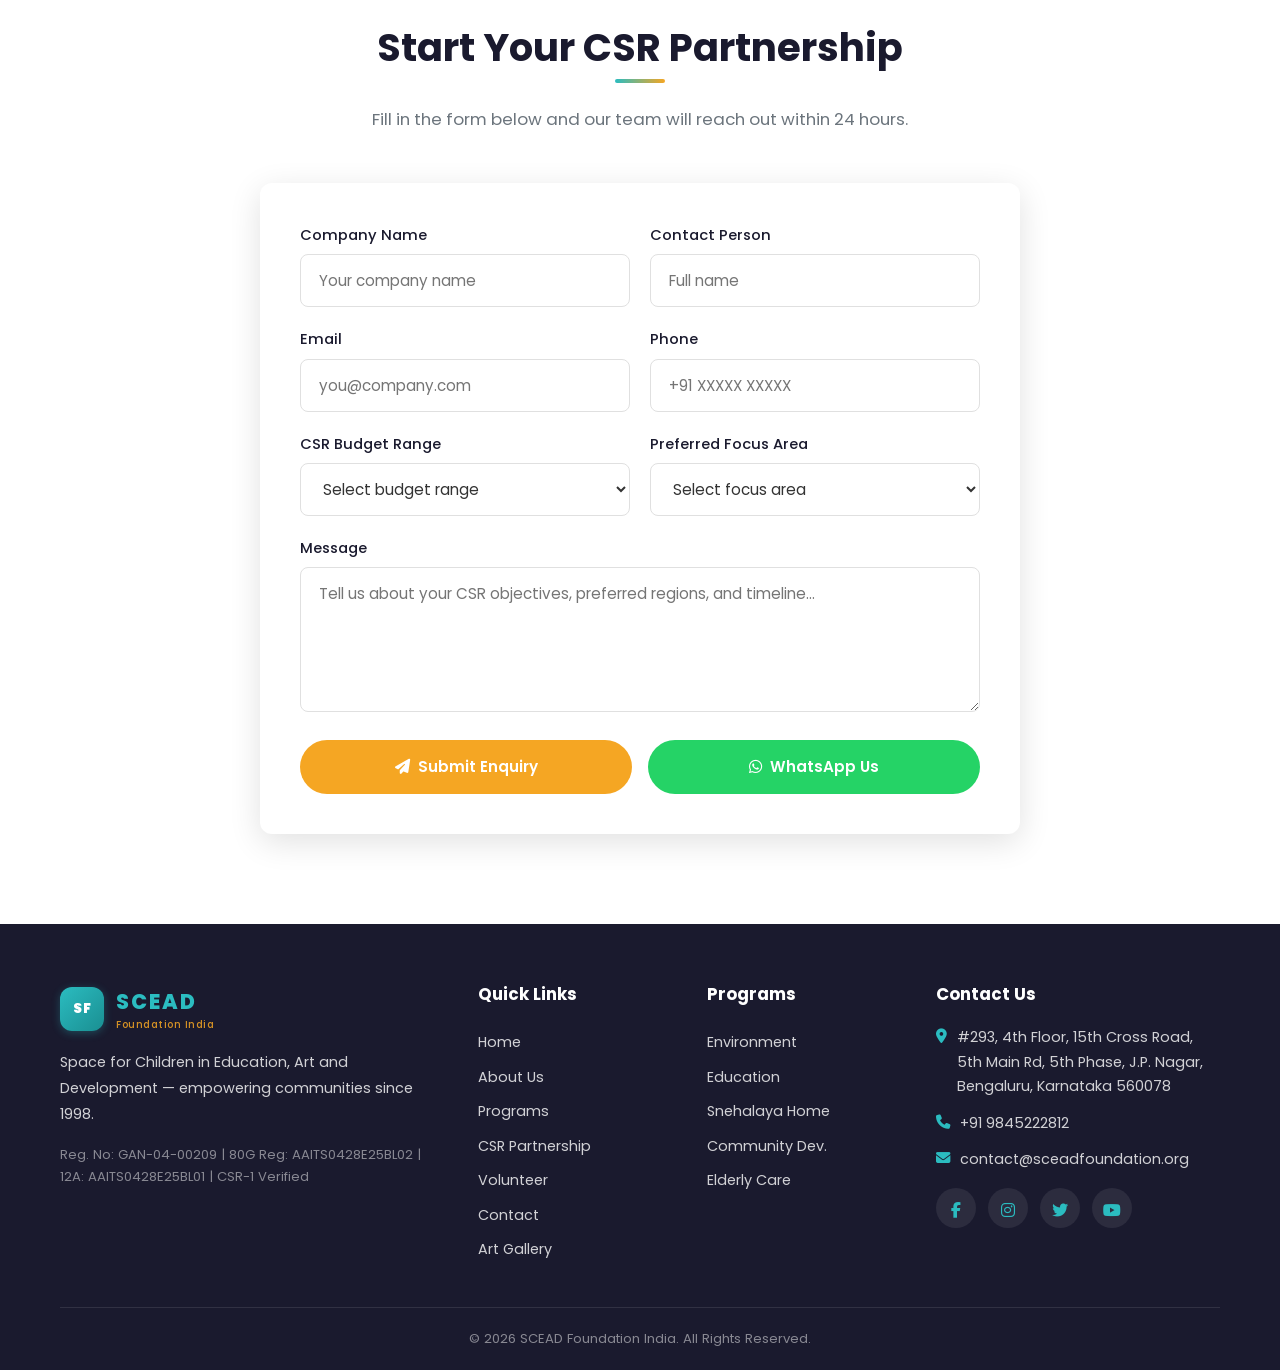
<file: csr.html>
<!DOCTYPE html>
<html lang="en">
<head>
  <meta charset="UTF-8">
  <meta name="viewport" content="width=device-width, initial-scale=1.0">
  <meta name="description" content="Partner with SCEAD Foundation India for your CSR initiatives. 25+ years of verified impact, 80G & 12A approved, CSR-1 verified. 500K+ lives impacted.">
  <title>CSR Partnership — SCEAD Foundation India</title>
  <meta name="keywords" content="CSR partnership India, NGO for CSR, 80G 12A NGO, CSR-1 verified NGO, corporate social responsibility India, CSR compliance NGO Bengaluru, Schedule VII CSR">
  <meta name="author" content="SCEAD Foundation India">
  <meta name="robots" content="index, follow">
  <link rel="canonical" href="https://vmishra.github.io/sceadfoundation/csr.html">
  <meta property="og:type" content="website">
  <meta property="og:title" content="CSR Partnership — SCEAD Foundation India | 80G & 12A Approved">
  <meta property="og:description" content="CSR-1 verified, 80G & 12A approved, 100% clean audits, 10+ years ITR filing. Partner with us for measurable, sustainable CSR impact.">
  <meta property="og:url" content="https://vmishra.github.io/sceadfoundation/csr.html">
  <meta property="og:image" content="https://vmishra.github.io/sceadfoundation/images/community-gathering.jpg">
  <meta name="twitter:card" content="summary_large_image">
  <meta name="twitter:title" content="CSR Partnership — SCEAD Foundation India">
  <meta name="twitter:description" content="80G & 12A approved. CSR-1 verified. 25+ years of verified impact. Your ideal NGO partner.">
  <meta name="twitter:image" content="https://vmishra.github.io/sceadfoundation/images/community-gathering.jpg">
  <link rel="preconnect" href="https://fonts.googleapis.com">
  <link rel="preconnect" href="https://fonts.gstatic.com" crossorigin>
  <link href="https://fonts.googleapis.com/css2?family=Poppins:wght@300;400;500;600;700;800&display=swap" rel="stylesheet">
  <link rel="stylesheet" href="https://cdnjs.cloudflare.com/ajax/libs/font-awesome/6.5.1/css/all.min.css">
  <link rel="stylesheet" href="styles.css">
  <style>
    .compliance-grid { display: grid; grid-template-columns: repeat(4, 1fr); gap: 24px; }
    .compliance-card {
      background: var(--white); padding: 32px 24px; border-radius: var(--radius); box-shadow: var(--shadow);
      text-align: center; transition: all var(--transition); position: relative; overflow: hidden;
    }
    .compliance-card::before {
      content: ''; position: absolute; top: 0; left: 0; width: 100%; height: 4px;
    }
    .compliance-card:nth-child(1)::before { background: #10B981; }
    .compliance-card:nth-child(2)::before { background: #3B82F6; }
    .compliance-card:nth-child(3)::before { background: #8B5CF6; }
    .compliance-card:nth-child(4)::before { background: #F59E0B; }
    .compliance-card:hover { transform: translateY(-5px); box-shadow: var(--shadow-lg); }
    .compliance-card .big-number { font-size: 2rem; font-weight: 800; margin-bottom: 4px; }
    .compliance-card:nth-child(1) .big-number { color: #10B981; }
    .compliance-card:nth-child(2) .big-number { color: #3B82F6; }
    .compliance-card:nth-child(3) .big-number { color: #8B5CF6; }
    .compliance-card:nth-child(4) .big-number { color: #F59E0B; }
    .compliance-card h3 { font-size: 0.95rem; margin-bottom: 6px; }
    .compliance-card p { font-size: 0.82rem; color: var(--gray-600); }

    .why-list { display: grid; grid-template-columns: 1fr 1fr; gap: 16px; }
    .why-item {
      display: flex; align-items: flex-start; gap: 14px; padding: 18px 20px;
      background: var(--white); border-radius: 10px; box-shadow: 0 2px 10px rgba(0,0,0,0.04);
      transition: all var(--transition);
    }
    .why-item:hover { box-shadow: var(--shadow); transform: translateX(4px); }
    .why-item i { color: var(--primary); font-size: 1.1rem; margin-top: 2px; flex-shrink: 0; }
    .why-item p { font-size: 0.92rem; color: var(--dark-text); line-height: 1.5; }

    .process-grid { display: grid; grid-template-columns: repeat(4, 1fr); gap: 24px; position: relative; }
    .process-grid::before {
      content: ''; position: absolute; top: 40px; left: 12%; right: 12%; height: 3px;
      background: linear-gradient(90deg, var(--primary), var(--secondary)); border-radius: 2px; z-index: 0;
    }
    .process-step {
      text-align: center; position: relative; z-index: 1;
    }
    .process-num {
      width: 56px; height: 56px; border-radius: 50%; display: flex; align-items: center; justify-content: center;
      font-size: 1.3rem; font-weight: 800; margin: 0 auto 18px; color: var(--white);
      box-shadow: 0 4px 15px rgba(43,188,192,0.3);
    }
    .process-step:nth-child(1) .process-num { background: linear-gradient(135deg, #2BBCC0, #1FA3A6); }
    .process-step:nth-child(2) .process-num { background: linear-gradient(135deg, #3B82F6, #2563EB); }
    .process-step:nth-child(3) .process-num { background: linear-gradient(135deg, #8B5CF6, #7C3AED); }
    .process-step:nth-child(4) .process-num { background: linear-gradient(135deg, #F59E0B, #D97706); }
    .process-step h3 { font-size: 1.05rem; margin-bottom: 8px; }
    .process-step p { font-size: 0.88rem; color: var(--gray-600); line-height: 1.6; }

    .partner-grid { display: grid; grid-template-columns: repeat(auto-fill, minmax(200px, 1fr)); gap: 16px; }
    .partner-card {
      background: var(--white); padding: 20px 16px; border-radius: 10px; box-shadow: 0 2px 10px rgba(0,0,0,0.05);
      display: flex; align-items: center; gap: 14px; transition: all var(--transition);
    }
    .partner-card:hover { transform: translateY(-3px); box-shadow: var(--shadow); }
    .partner-icon {
      width: 40px; height: 40px; border-radius: 10px; display: flex; align-items: center; justify-content: center;
      flex-shrink: 0; font-size: 1rem; color: var(--white);
    }
    .partner-card:nth-child(6n+1) .partner-icon { background: linear-gradient(135deg, #2BBCC0, #1FA3A6); }
    .partner-card:nth-child(6n+2) .partner-icon { background: linear-gradient(135deg, #3B82F6, #2563EB); }
    .partner-card:nth-child(6n+3) .partner-icon { background: linear-gradient(135deg, #8B5CF6, #7C3AED); }
    .partner-card:nth-child(6n+4) .partner-icon { background: linear-gradient(135deg, #F59E0B, #D97706); }
    .partner-card:nth-child(6n+5) .partner-icon { background: linear-gradient(135deg, #10B981, #059669); }
    .partner-card:nth-child(6n+6) .partner-icon { background: linear-gradient(135deg, #EC4899, #DB2777); }
    .partner-card .partner-name { font-size: 0.88rem; font-weight: 600; color: var(--dark); line-height: 1.3; }

    .csr-covers-grid { display: grid; grid-template-columns: repeat(3, 1fr); gap: 24px; }
    .csr-cover-card {
      background: var(--white); padding: 30px 24px; border-radius: var(--radius); box-shadow: var(--shadow);
      text-align: center; transition: all var(--transition); border-bottom: 3px solid transparent;
    }
    .csr-cover-card:nth-child(1) { border-bottom-color: #10B981; }
    .csr-cover-card:nth-child(2) { border-bottom-color: #3B82F6; }
    .csr-cover-card:nth-child(3) { border-bottom-color: #EC4899; }
    .csr-cover-card:nth-child(4) { border-bottom-color: #F59E0B; }
    .csr-cover-card:nth-child(5) { border-bottom-color: #8B5CF6; }
    .csr-cover-card:nth-child(6) { border-bottom-color: #EF4444; }
    .csr-cover-card:hover { transform: translateY(-5px); box-shadow: var(--shadow-lg); }
    .csr-cover-card i { font-size: 1.8rem; margin-bottom: 14px; }
    .csr-cover-card:nth-child(1) i { color: #10B981; }
    .csr-cover-card:nth-child(2) i { color: #3B82F6; }
    .csr-cover-card:nth-child(3) i { color: #EC4899; }
    .csr-cover-card:nth-child(4) i { color: #F59E0B; }
    .csr-cover-card:nth-child(5) i { color: #8B5CF6; }
    .csr-cover-card:nth-child(6) i { color: #EF4444; }
    .csr-cover-card h3 { font-size: 1rem; margin-bottom: 8px; }
    .csr-cover-card p { font-size: 0.85rem; color: var(--gray-600); line-height: 1.6; }

    .form-card {
      background: var(--white); padding: 40px; border-radius: var(--radius); box-shadow: var(--shadow-lg);
      max-width: 760px; margin: 0 auto;
    }

    @media (max-width: 992px) {
      .compliance-grid { grid-template-columns: repeat(2, 1fr); }
      .process-grid { grid-template-columns: repeat(2, 1fr); }
      .process-grid::before { display: none; }
      .why-list { grid-template-columns: 1fr; }
      .csr-covers-grid { grid-template-columns: 1fr 1fr; }
    }
    @media (max-width: 600px) {
      .compliance-grid { grid-template-columns: repeat(2, 1fr); gap: 14px; }
      .compliance-card { padding: 20px 14px; }
      .compliance-card .big-number { font-size: 1.4rem; }
      .compliance-card h3 { font-size: 0.82rem; }
      .compliance-card p { font-size: 0.72rem; }
      .partner-grid { grid-template-columns: 1fr; }
      .csr-covers-grid { grid-template-columns: 1fr; }
      .csr-cover-card { padding: 22px 18px; }
    }
    @media (max-width: 480px) {
      .compliance-grid { grid-template-columns: repeat(2, 1fr); }
      .process-grid { grid-template-columns: 1fr; }
      .form-card { padding: 24px 16px; }
    }
  </style>
</head>
<body>

  <!-- Navigation -->
  <nav class="navbar" role="navigation" aria-label="Main navigation">
    <div class="container">
      <a href="index.html" class="logo" aria-label="SCEAD Foundation Home">
        <div class="logo-icon">SF</div>
        <div class="logo-text"><span>SCEAD</span><span>Foundation India</span></div>
      </a>
      <div class="nav-links" id="navLinks">
        <a href="index.html">Home</a>
        <a href="about.html">About Us</a>
        <a href="programs.html">Programs</a>
        <a href="csr.html" class="active">CSR Partnership</a>
        <a href="volunteer.html">Volunteer</a>
        <a href="contact.html">Contact</a>
        <a href="art-gallery.html">Art Gallery</a>
        <a href="index.html#donate-details" class="nav-donate">Donate</a>
      </div>
      <button class="hamburger" id="hamburger" aria-label="Toggle navigation menu" aria-expanded="false">
        <span></span><span></span><span></span>
      </button>
    </div>
  </nav>

  <!-- Page Hero -->
  <section class="page-hero">
    <div class="container">
      <div class="breadcrumb" data-aos="fade-up"><a href="index.html">Home</a> / <span>CSR Partnership</span></div>
      <h1 data-aos="fade-up">CSR Partnership</h1>
      <p data-aos="fade-up" data-aos-delay="100">80G &amp; 12A approved. CSR-1 verified. 500K+ lives impacted. Your ideal NGO partner for measurable, sustainable impact.</p>
    </div>
  </section>

  <!-- Compliance at a Glance -->
  <section class="section" id="compliance">
    <div class="container">
      <div class="section-header" data-aos="fade-up">
        <h2>CSR Compliance at a Glance</h2>
        <p>Complete statutory documentation for seamless corporate partnerships.</p>
      </div>
      <div class="compliance-grid">
        <div class="compliance-card" data-aos="fade-up">
          <div class="big-number">80G &amp; 12A</div>
          <h3>Tax Exemption</h3>
          <p>80G: AAITS0428E25BL02<br>12A: AAITS0428E25BL01</p>
        </div>
        <div class="compliance-card" data-aos="fade-up" data-aos-delay="100">
          <div class="big-number">CSR-1</div>
          <h3>Verified Registration</h3>
          <p>Fully verified CSR-1 registration for corporate partnerships</p>
        </div>
        <div class="compliance-card" data-aos="fade-up" data-aos-delay="200">
          <div class="big-number">10+</div>
          <h3>Years ITR Filing</h3>
          <p>Continuous income tax return filing demonstrating fiscal discipline</p>
        </div>
        <div class="compliance-card" data-aos="fade-up" data-aos-delay="300">
          <div class="big-number">100%</div>
          <h3>Clean Audit</h3>
          <p>3 years of certified audit reports. Never blacklisted by any authority</p>
        </div>
      </div>
    </div>
  </section>

  <!-- Why Partner With Us -->
  <section class="section section-alt" id="why-partner">
    <div class="container">
      <div class="about-grid">
        <div class="about-image" data-aos="fade-right">
          <img src="images/community-gathering.jpg" alt="SCEAD Foundation community work" loading="lazy">
        </div>
        <div data-aos="fade-left">
          <div class="section-header" style="text-align:left;"><h2>Why Partner With Us</h2></div>
          <div class="why-list">
            <div class="why-item"><i class="fas fa-check-circle"></i><p>25+ years of verified grassroots impact since 1998</p></div>
            <div class="why-item"><i class="fas fa-check-circle"></i><p>Registered NGO: GAN-04-00209 under Indian Govt</p></div>
            <div class="why-item"><i class="fas fa-check-circle"></i><p>Complete financial transparency — zero discrepancies</p></div>
            <div class="why-item"><i class="fas fa-check-circle"></i><p>Not involved in any political activities or affiliations</p></div>
            <div class="why-item"><i class="fas fa-check-circle"></i><p>Direct community implementation — no middlemen</p></div>
            <div class="why-item"><i class="fas fa-check-circle"></i><p>Measurable outcomes with photographic evidence</p></div>
            <div class="why-item"><i class="fas fa-check-circle"></i><p>Endorsed by IRS, IPS officers &amp; international diplomats</p></div>
            <div class="why-item"><i class="fas fa-check-circle"></i><p>500K+ lives impacted, 200K+ trees, 35 schools adopted</p></div>
          </div>
        </div>
      </div>
    </div>
  </section>

  <!-- Schedule VII CSR Areas -->
  <section class="section" id="csr-covers">
    <div class="container">
      <div class="section-header" data-aos="fade-up">
        <h2>Schedule VII CSR Activities</h2>
        <p>Our programs align with the Companies Act, 2013 covering all key CSR activity areas.</p>
      </div>
      <div class="csr-covers-grid">
        <div class="csr-cover-card" data-aos="fade-up">
          <i class="fas fa-seedling"></i>
          <h3>Environmental Sustainability</h3>
          <p>200K+ trees planted, lake rejuvenation, CERA-verified carbon sequestration, green campus initiatives</p>
        </div>
        <div class="csr-cover-card" data-aos="fade-up" data-aos-delay="100">
          <i class="fas fa-graduation-cap"></i>
          <h3>Education &amp; Child Welfare</h3>
          <p>35 govt schools adopted, anti-child labor campaigns, orphanage support, 50K+ youth aided</p>
        </div>
        <div class="csr-cover-card" data-aos="fade-up" data-aos-delay="200">
          <i class="fas fa-heart-pulse"></i>
          <h3>Healthcare</h3>
          <p>Snehalaya HIV children's home (20+ years), health screening camps, cancer awareness programs</p>
        </div>
        <div class="csr-cover-card" data-aos="fade-up">
          <i class="fas fa-venus"></i>
          <h3>Women Empowerment</h3>
          <p>300K+ women empowered — skill development, livelihood training, Saukhyam reusable pad production</p>
        </div>
        <div class="csr-cover-card" data-aos="fade-up" data-aos-delay="100">
          <i class="fas fa-hand-holding-heart"></i>
          <h3>Elderly Care</h3>
          <p>Comprehensive care across tribal, rural, and urban communities — food, health, companionship</p>
        </div>
        <div class="csr-cover-card" data-aos="fade-up" data-aos-delay="200">
          <i class="fas fa-truck-medical"></i>
          <h3>Disaster Relief</h3>
          <p>Turkey earthquake relief, COVID-19 food distribution (12,000 kg), crisis management support</p>
        </div>
      </div>
    </div>
  </section>

  <!-- Partnership Areas -->
  <section class="section section-alt" id="partnership-areas">
    <div class="container">
      <div class="section-header" data-aos="fade-up">
        <h2>Partnership Focus Areas</h2>
        <p>Choose a focus aligned with your corporate CSR vision.</p>
      </div>
      <div class="focus-grid">
        <div class="focus-card" data-aos="fade-up">
          <div class="focus-card-image">
            <img src="images/plantation-drive.jpg" alt="Environmental CSR" loading="lazy">
          </div>
          <div class="focus-card-body">
            <h3><i class="fas fa-leaf"></i> Environmental CSR</h3>
            <ul>
              <li>Tree plantation drives (Bengaluru, Shillong, Metur Dam)</li>
              <li>Lake rejuvenation and water body restoration</li>
              <li>Carbon sequestration — CERA verified, Mumbai</li>
              <li>Green campus initiatives for corporates and schools</li>
              <li>Seed ball making activities for corporate teams</li>
            </ul>
          </div>
        </div>
        <div class="focus-card" data-aos="fade-up" data-aos-delay="150">
          <div class="focus-card-image">
            <img src="images/child-learning.jpg" alt="Education CSR" loading="lazy">
          </div>
          <div class="focus-card-body">
            <h3><i class="fas fa-graduation-cap"></i> Education &amp; Child Welfare</h3>
            <ul>
              <li>Government school adoption — infrastructure &amp; materials</li>
              <li>Anti-child labor awareness campaigns</li>
              <li>HIV orphanage &amp; Girl Child orphanage support</li>
              <li>Health screening camps and blood group identification</li>
              <li>Computer training, library, arts &amp; sports programs</li>
            </ul>
          </div>
        </div>
        <div class="focus-card" data-aos="fade-up" data-aos-delay="300">
          <div class="focus-card-image">
            <img src="images/livestock-distribution-women.jpg" alt="Community Development CSR" loading="lazy">
          </div>
          <div class="focus-card-body">
            <h3><i class="fas fa-hands-holding-child"></i> Community Development</h3>
            <ul>
              <li>Sanitation infrastructure — 500+ units built</li>
              <li>Livestock distribution for tribal livelihoods</li>
              <li>Women's skill development &amp; pad production training</li>
              <li>Elderly care — food, health, mobility support</li>
              <li>Disaster relief &amp; crisis management</li>
            </ul>
          </div>
        </div>
      </div>
    </div>
  </section>

  <!-- Partnership Process -->
  <section class="section" id="process">
    <div class="container">
      <div class="section-header" data-aos="fade-up">
        <h2>How It Works</h2>
        <p>A simple, transparent 4-step process from contact to verified impact.</p>
      </div>
      <div class="process-grid">
        <div class="process-step" data-aos="fade-up">
          <div class="process-num">1</div>
          <h3>Connect</h3>
          <p>Reach out via phone, email, or WhatsApp to discuss your CSR objectives and timeline.</p>
        </div>
        <div class="process-step" data-aos="fade-up" data-aos-delay="100">
          <div class="process-num">2</div>
          <h3>Propose</h3>
          <p>We prepare a detailed project proposal aligned with your goals, budget, and Schedule VII compliance.</p>
        </div>
        <div class="process-step" data-aos="fade-up" data-aos-delay="200">
          <div class="process-num">3</div>
          <h3>Execute</h3>
          <p>Our ground teams implement with regular photo/video updates. Corporate volunteers welcome to participate.</p>
        </div>
        <div class="process-step" data-aos="fade-up" data-aos-delay="300">
          <div class="process-num">4</div>
          <h3>Report</h3>
          <p>Comprehensive impact reports with photographs, beneficiary data, and verified outcome metrics.</p>
        </div>
      </div>
    </div>
  </section>

  <!-- Partners -->
  <section class="section section-alt" id="partners">
    <div class="container">
      <div class="section-header" data-aos="fade-up">
        <h2>Our Partners &amp; Collaborators</h2>
        <p>Trusted by leading corporates, institutions, and international organizations.</p>
      </div>
      <div class="partner-grid" data-aos="fade-up">
        <div class="partner-card"><div class="partner-icon"><i class="fas fa-building"></i></div><span class="partner-name">Genpact Private Limited</span></div>
        <div class="partner-card"><div class="partner-icon"><i class="fas fa-satellite-dish"></i></div><span class="partner-name">Ascend Telecom</span></div>
        <div class="partner-card"><div class="partner-icon"><i class="fas fa-flask"></i></div><span class="partner-name">Anthem Biosciences</span></div>
        <div class="partner-card"><div class="partner-icon"><i class="fas fa-microchip"></i></div><span class="partner-name">Zentree Labs</span></div>
        <div class="partner-card"><div class="partner-icon"><i class="fas fa-drafting-compass"></i></div><span class="partner-name">IDA Interior Design</span></div>
        <div class="partner-card"><div class="partner-icon"><i class="fas fa-school"></i></div><span class="partner-name">St. Joseph's Institutions</span></div>
        <div class="partner-card"><div class="partner-icon"><i class="fas fa-tower-broadcast"></i></div><span class="partner-name">Tower Vision India</span></div>
        <div class="partner-card"><div class="partner-icon"><i class="fas fa-industry"></i></div><span class="partner-name">Mysore Wifiltronics</span></div>
        <div class="partner-card"><div class="partner-icon"><i class="fas fa-shirt"></i></div><span class="partner-name">Prashanti Uniforms</span></div>
        <div class="partner-card"><div class="partner-icon"><i class="fas fa-rotate"></i></div><span class="partner-name">Rotary Club Bangalore</span></div>
        <div class="partner-card"><div class="partner-icon"><i class="fas fa-globe"></i></div><span class="partner-name">IPYG Peace Youth Group</span></div>
        <div class="partner-card"><div class="partner-icon"><i class="fas fa-users"></i></div><span class="partner-name">AIESEC</span></div>
        <div class="partner-card"><div class="partner-icon"><i class="fas fa-university"></i></div><span class="partner-name">Christ University</span></div>
        <div class="partner-card"><div class="partner-icon"><i class="fas fa-university"></i></div><span class="partner-name">St Joseph's Commerce</span></div>
        <div class="partner-card"><div class="partner-icon"><i class="fas fa-scale-balanced"></i></div><span class="partner-name">Jindal Global Law School</span></div>
        <div class="partner-card"><div class="partner-icon"><i class="fas fa-dove"></i></div><span class="partner-name">HWPL World Peace</span></div>
        <div class="partner-card"><div class="partner-icon"><i class="fas fa-school"></i></div><span class="partner-name">Candor International School</span></div>
        <div class="partner-card"><div class="partner-icon"><i class="fas fa-hospital"></i></div><span class="partner-name">HCG Cancer Centre</span></div>
      </div>
    </div>
  </section>

  <!-- CSR Enquiry Form -->
  <section class="section" id="csr-enquiry">
    <div class="container">
      <div class="section-header" data-aos="fade-up">
        <h2>Start Your CSR Partnership</h2>
        <p>Fill in the form below and our team will reach out within 24 hours.</p>
      </div>
      <div class="form-card" data-aos="fade-up">
        <form action="https://formspree.io/f/mqegdgrn" method="POST">
          <div class="form-grid">
            <div class="form-group">
              <label for="companyName">Company Name</label>
              <input type="text" id="companyName" name="companyName" placeholder="Your company name" required>
            </div>
            <div class="form-group">
              <label for="contactPerson">Contact Person</label>
              <input type="text" id="contactPerson" name="contactPerson" placeholder="Full name" required>
            </div>
          </div>
          <div class="form-grid">
            <div class="form-group">
              <label for="email">Email</label>
              <input type="email" id="email" name="email" placeholder="you@company.com" required>
            </div>
            <div class="form-group">
              <label for="phone">Phone</label>
              <input type="tel" id="phone" name="phone" placeholder="+91 XXXXX XXXXX" required>
            </div>
          </div>
          <div class="form-grid">
            <div class="form-group">
              <label for="budget">CSR Budget Range</label>
              <select id="budget" name="budget" required>
                <option value="" disabled selected>Select budget range</option>
                <option value="under-5l">Under &#8377;5 Lakh</option>
                <option value="5-10l">&#8377;5 — 10 Lakh</option>
                <option value="10-25l">&#8377;10 — 25 Lakh</option>
                <option value="25-50l">&#8377;25 — 50 Lakh</option>
                <option value="above-50l">Above &#8377;50 Lakh</option>
              </select>
            </div>
            <div class="form-group">
              <label for="focusArea">Preferred Focus Area</label>
              <select id="focusArea" name="focusArea" required>
                <option value="" disabled selected>Select focus area</option>
                <option value="environmental">Environmental Sustainability</option>
                <option value="education">Education &amp; Child Welfare</option>
                <option value="community">Community &amp; Women Empowerment</option>
                <option value="healthcare">Healthcare &amp; Elderly Care</option>
                <option value="multiple">Multiple Areas</option>
              </select>
            </div>
          </div>
          <div class="form-group">
            <label for="message">Message</label>
            <textarea id="message" name="message" placeholder="Tell us about your CSR objectives, preferred regions, and timeline..." rows="5"></textarea>
          </div>
          <div style="display: flex; gap: 16px; flex-wrap: wrap;">
            <button type="submit" class="btn btn-primary" style="flex: 1; justify-content: center;">
              <i class="fas fa-paper-plane"></i> Submit Enquiry
            </button>
            <a href="https://wa.me/919845222812?text=Hello%20SCEAD%20Foundation!%20We%20are%20interested%20in%20a%20CSR%20partnership.%20Could%20you%20share%20your%20proposal%3F" target="_blank" class="btn btn-teal" style="flex: 1; justify-content: center; background: #25D366;">
              <i class="fab fa-whatsapp"></i> WhatsApp Us
            </a>
          </div>
        </form>
      </div>
    </div>
  </section>

  <!-- Footer -->
  <footer class="footer">
    <div class="container">
      <div class="footer-grid">
        <div class="footer-about">
          <div class="logo" style="margin-bottom: 16px;">
            <div class="logo-icon">SF</div>
            <div class="logo-text"><span>SCEAD</span><span>Foundation India</span></div>
          </div>
          <p>Space for Children in Education, Art and Development — empowering communities since 1998.</p>
          <div class="reg-info">Reg. No: GAN-04-00209 | 80G Reg: AAITS0428E25BL02 | 12A: AAITS0428E25BL01 | CSR-1 Verified</div>
        </div>
        <div class="footer-links">
          <h4>Quick Links</h4>
          <a href="index.html">Home</a>
          <a href="about.html">About Us</a>
          <a href="programs.html">Programs</a>
          <a href="csr.html">CSR Partnership</a>
          <a href="volunteer.html">Volunteer</a>
          <a href="contact.html">Contact</a>
          <a href="art-gallery.html">Art Gallery</a>
        </div>
        <div class="footer-links">
          <h4>Programs</h4>
          <a href="programs.html#environment">Environment</a>
          <a href="programs.html#education">Education</a>
          <a href="programs.html#hiv-home">Snehalaya Home</a>
          <a href="programs.html#community">Community Dev.</a>
          <a href="programs.html#elderly">Elderly Care</a>
        </div>
        <div class="footer-contact">
          <h4>Contact Us</h4>
          <p><i class="fas fa-map-marker-alt"></i> #293, 4th Floor, 15th Cross Road, 5th Main Rd, 5th Phase, J.P. Nagar, Bengaluru, Karnataka 560078</p>
          <p><i class="fas fa-phone"></i> +91 9845222812</p>
          <p><i class="fas fa-envelope"></i> contact@sceadfoundation.org</p>
          <div class="footer-social">
            <a href="#" aria-label="Facebook"><i class="fab fa-facebook-f"></i></a>
            <a href="#" aria-label="Instagram"><i class="fab fa-instagram"></i></a>
            <a href="#" aria-label="Twitter"><i class="fab fa-twitter"></i></a>
            <a href="#" aria-label="YouTube"><i class="fab fa-youtube"></i></a>
          </div>
        </div>
      </div>
      <div class="footer-bottom">&copy; 2026 SCEAD Foundation India. All Rights Reserved.</div>
    </div>
  </footer>

  <button class="back-to-top" aria-label="Back to top"><i class="fas fa-chevron-up"></i></button>
  <a href="https://wa.me/919845222812?text=Hello%20SCEAD%20Foundation!%20I%20visited%20your%20website%20and%20would%20love%20to%20know%20more%20about%20your%20work.%20How%20can%20I%20contribute%3F" target="_blank" rel="noopener" class="whatsapp-float" aria-label="Chat on WhatsApp"><i class="fab fa-whatsapp"></i></a>
  <a href="index.html#donate-details" class="donate-float"><i class="fas fa-heart"></i> Donate Now</a>

  <script src="scripts.js"></script>
</body>
</html>
</file>
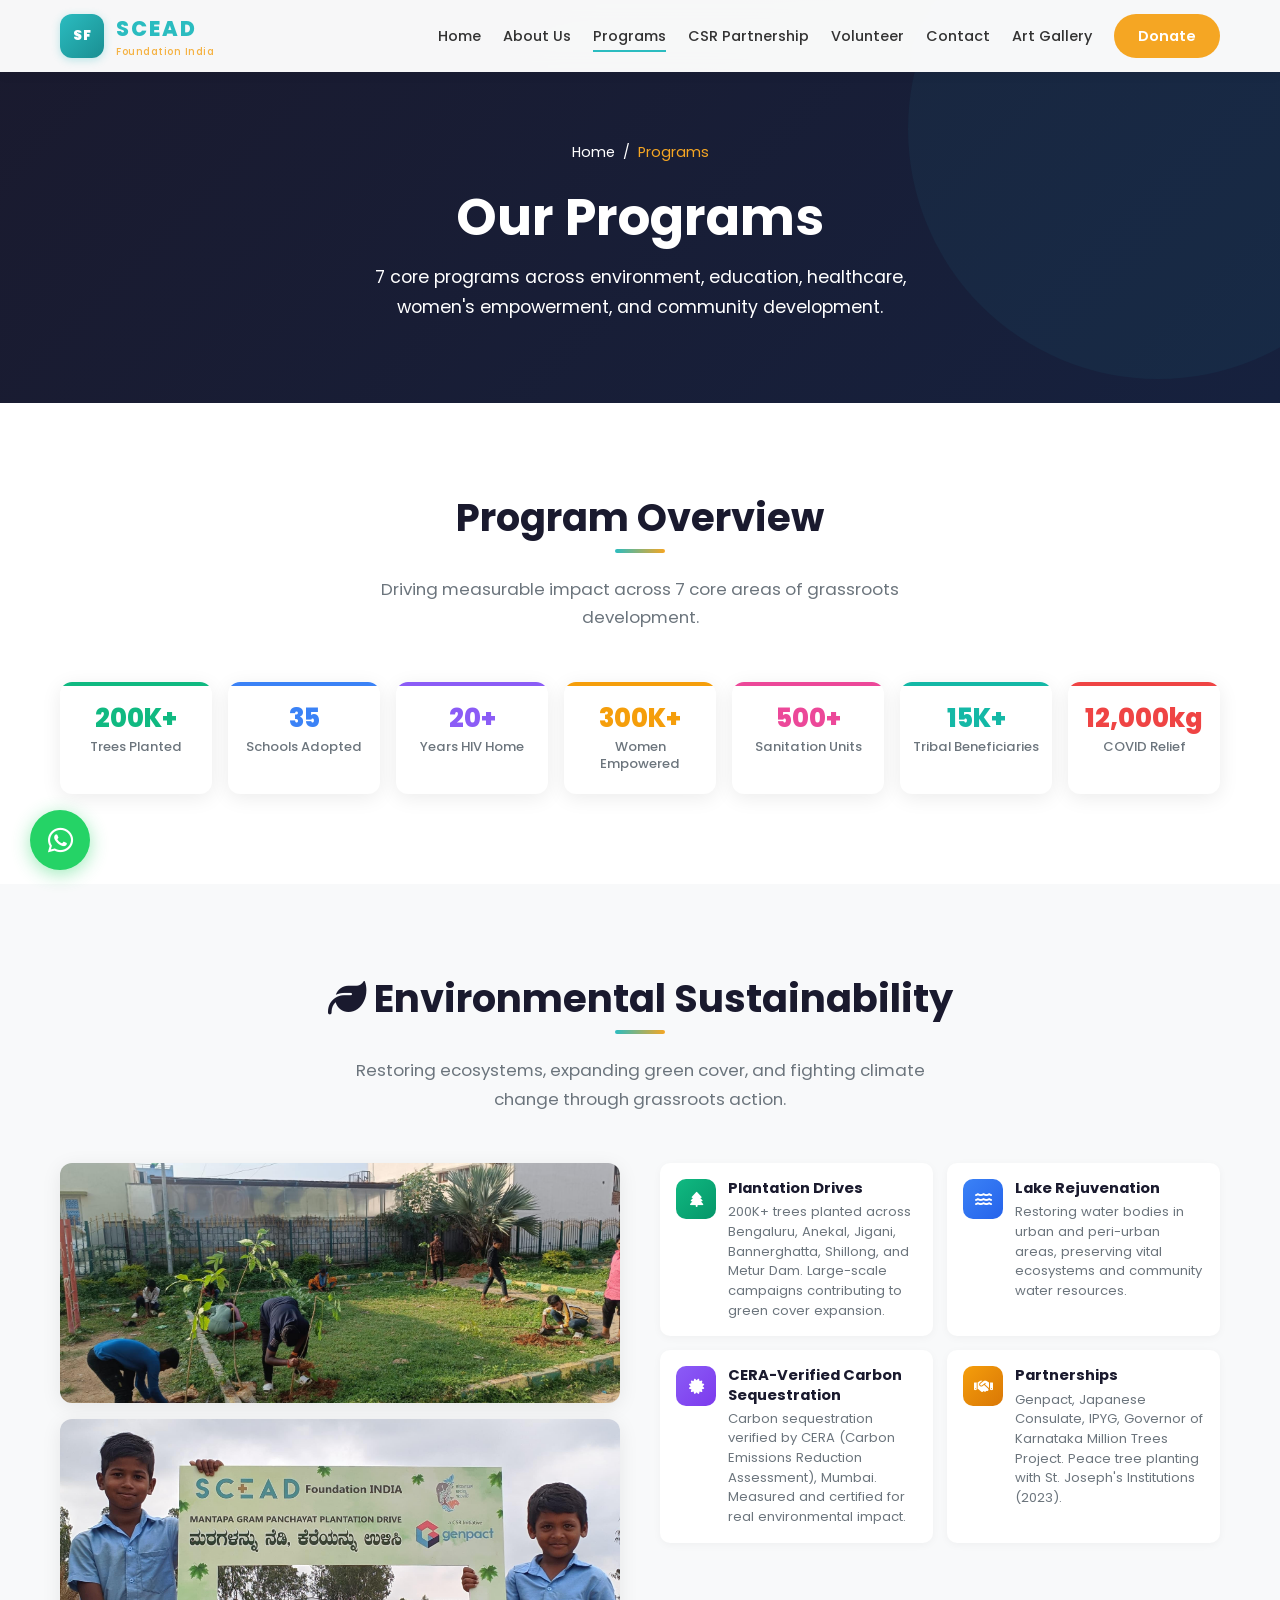
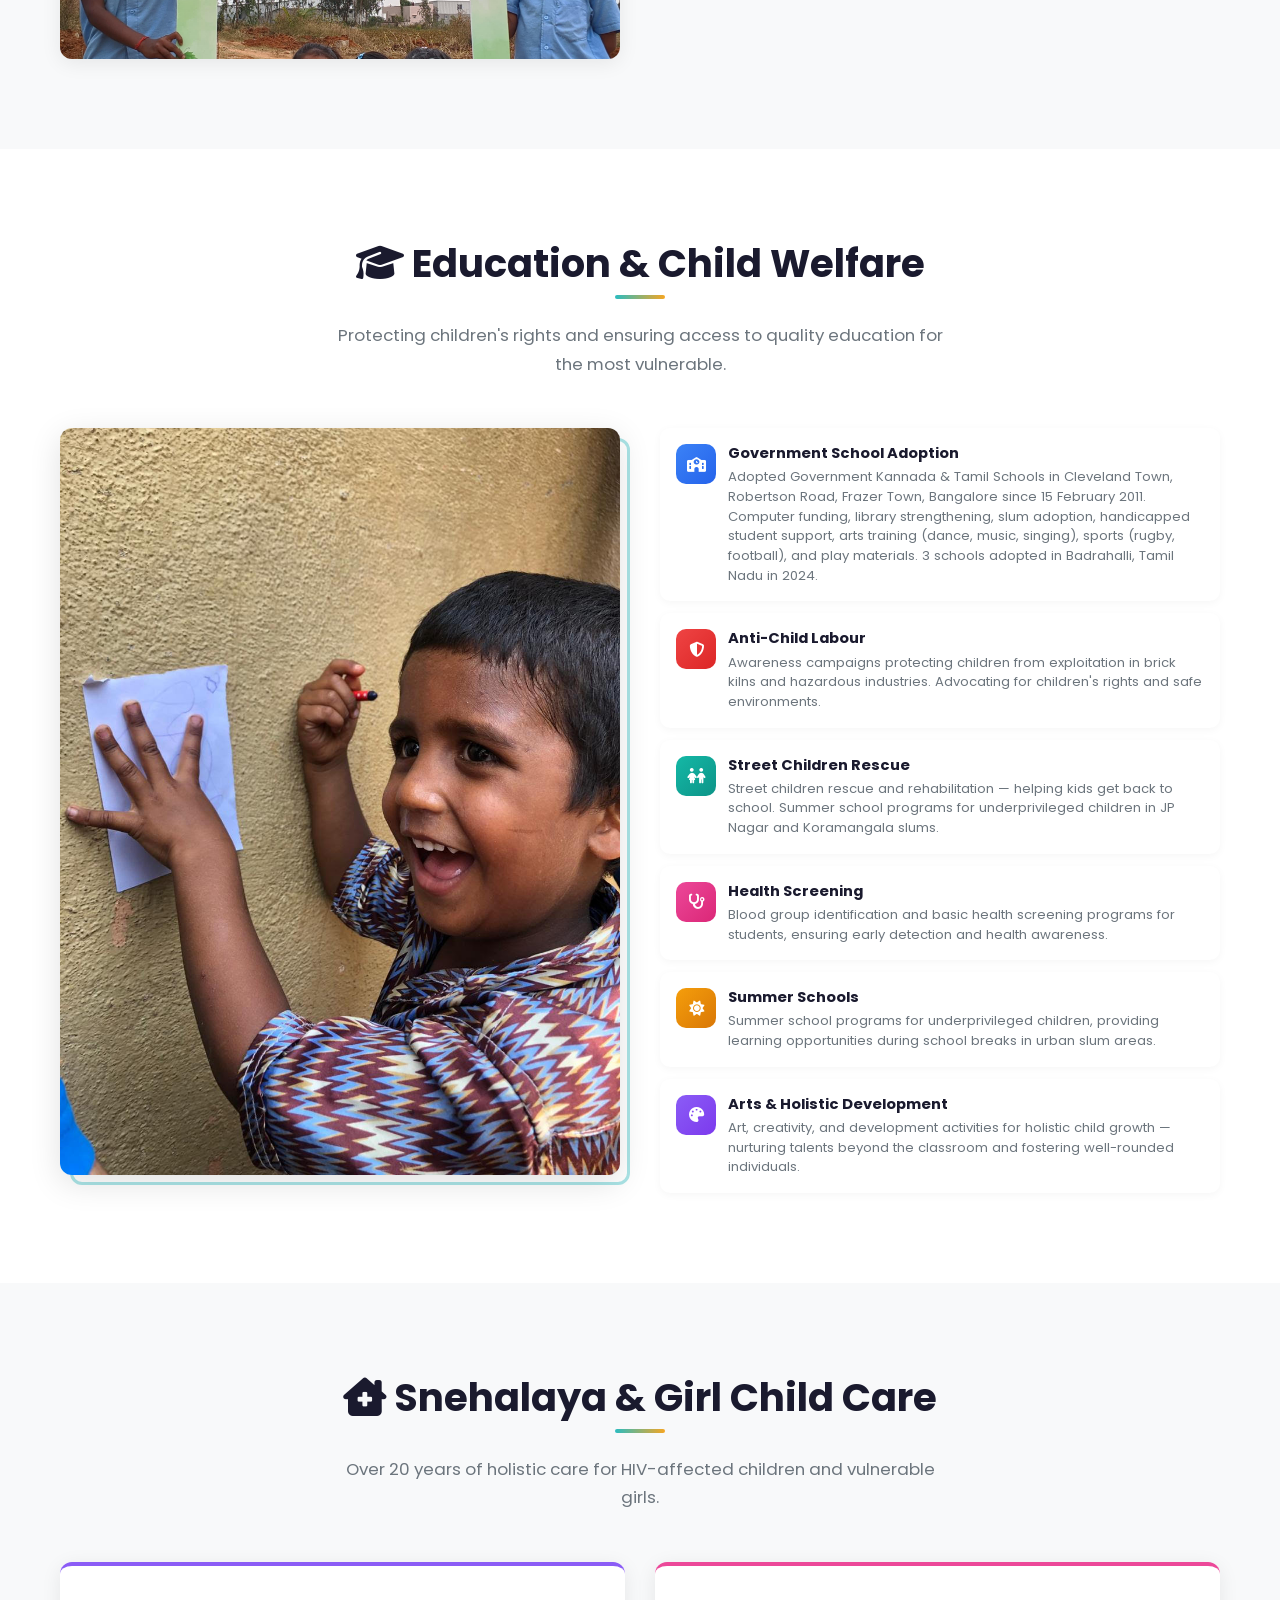
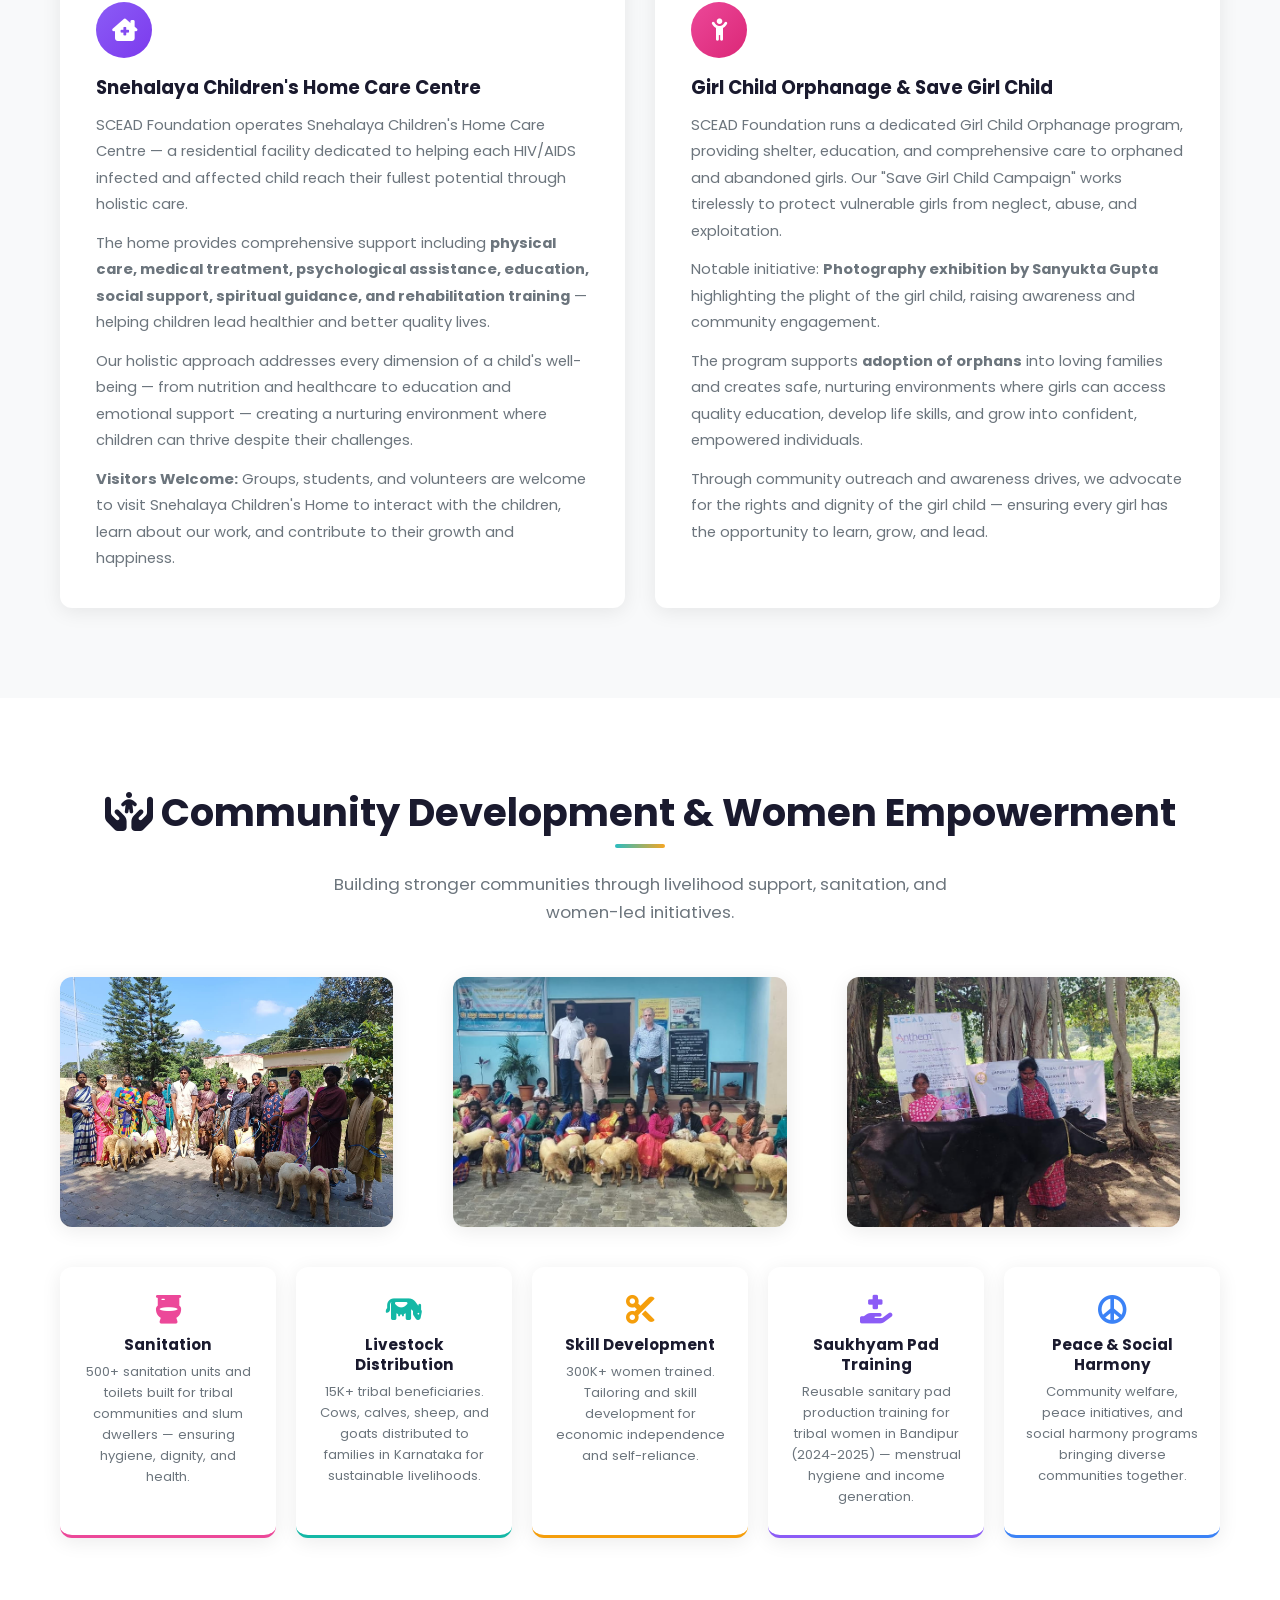
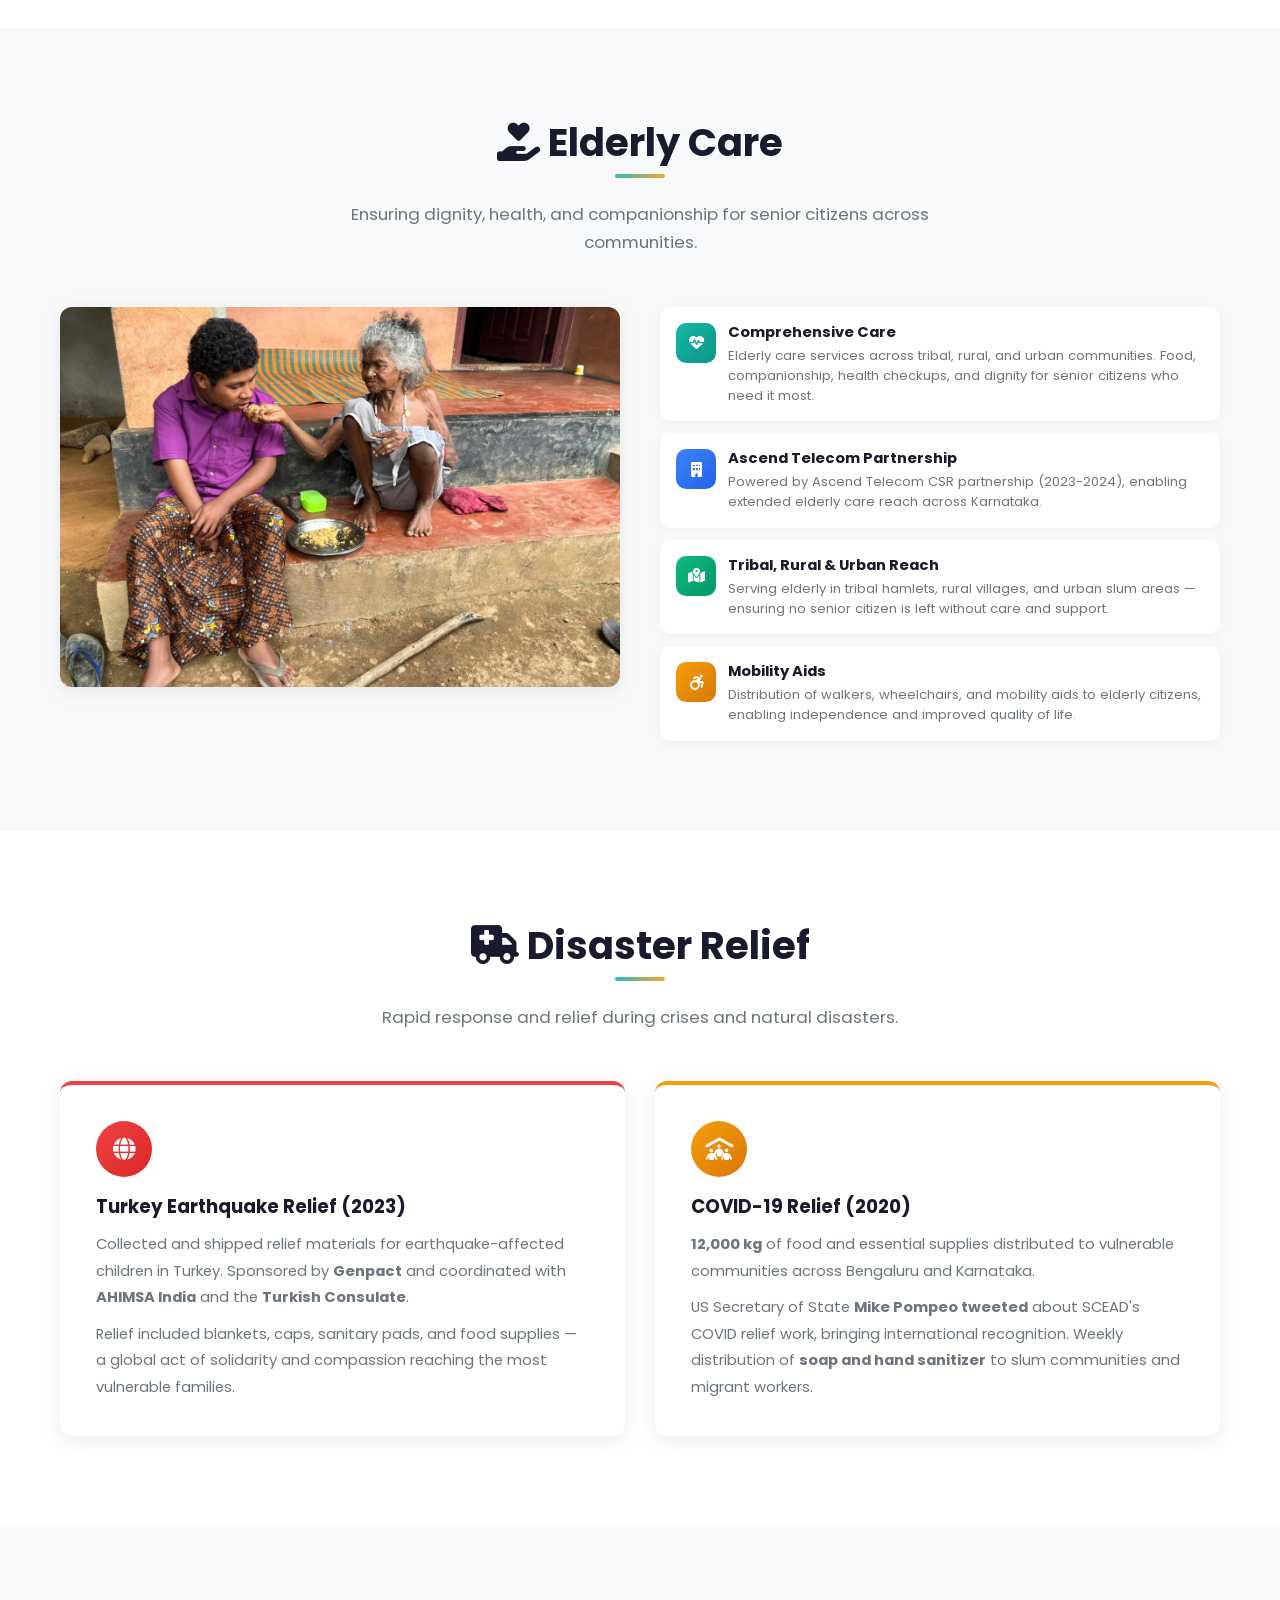
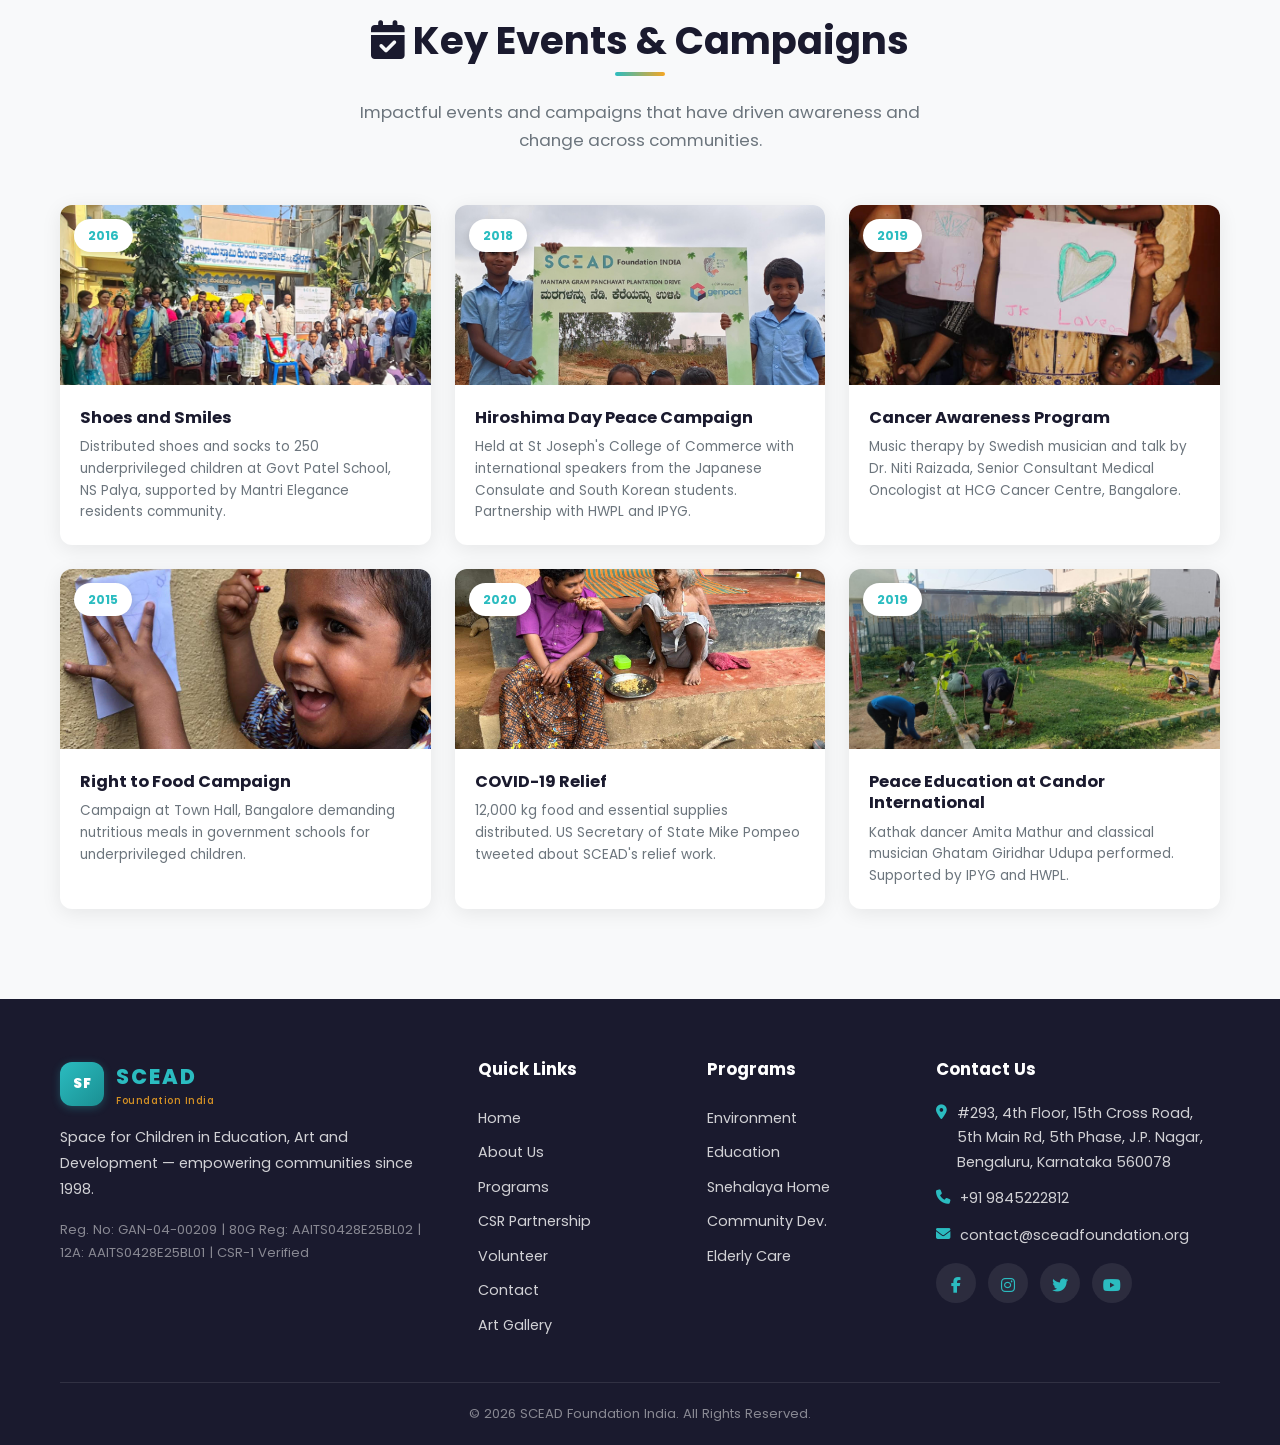
<file: programs.html>
<!DOCTYPE html>
<html lang="en">
<head>
  <meta charset="UTF-8">
  <meta name="viewport" content="width=device-width, initial-scale=1.0">
  <meta name="description" content="SCEAD Foundation India Programs — Environmental sustainability, education, child welfare, community development, women empowerment, elderly care, and disaster relief initiatives.">
  <title>Our Programs — SCEAD Foundation India</title>
  <meta name="keywords" content="SCEAD Foundation programs, tree planting India, education NGO Karnataka, tribal welfare Bandipur, women empowerment, HIV orphanage India, elderly care NGO, sanitation infrastructure">
  <meta name="author" content="SCEAD Foundation India">
  <meta name="robots" content="index, follow">
  <link rel="canonical" href="https://vmishra.github.io/sceadfoundation/programs.html">
  <meta property="og:type" content="website">
  <meta property="og:title" content="Programs — SCEAD Foundation India | 7 Core Development Areas">
  <meta property="og:description" content="200K+ trees planted, 35 schools adopted, 300K+ women empowered, 500+ sanitation units. Environment, education, healthcare, community development.">
  <meta property="og:url" content="https://vmishra.github.io/sceadfoundation/programs.html">
  <meta property="og:image" content="https://vmishra.github.io/sceadfoundation/images/plantation-drive.jpg">
  <meta name="twitter:card" content="summary_large_image">
  <meta name="twitter:title" content="SCEAD Foundation Programs — 7 Core Areas">
  <meta name="twitter:description" content="Environment, education, HIV home, girl child, community development, elderly care, disaster relief.">
  <meta name="twitter:image" content="https://vmishra.github.io/sceadfoundation/images/plantation-drive.jpg">
  <link rel="preconnect" href="https://fonts.googleapis.com">
  <link rel="preconnect" href="https://fonts.gstatic.com" crossorigin>
  <link href="https://fonts.googleapis.com/css2?family=Poppins:wght@300;400;500;600;700;800&display=swap" rel="stylesheet">
  <link rel="stylesheet" href="https://cdnjs.cloudflare.com/ajax/libs/font-awesome/6.5.1/css/all.min.css">
  <link rel="stylesheet" href="styles.css">
  <style>
    /* Programs page specific styles */

    /* Stat-pill strip — 7 program pills */
    .prog-strip { display: grid; grid-template-columns: repeat(7, 1fr); gap: 16px; }
    .prog-pill {
      background: var(--white); padding: 22px 12px; border-radius: var(--radius); box-shadow: var(--shadow);
      text-align: center; transition: all var(--transition); position: relative; overflow: hidden;
    }
    .prog-pill::before { content:''; position:absolute; top:0; left:0; width:100%; height:4px; }
    .prog-pill:nth-child(1)::before { background: #10B981; }
    .prog-pill:nth-child(2)::before { background: #3B82F6; }
    .prog-pill:nth-child(3)::before { background: #8B5CF6; }
    .prog-pill:nth-child(4)::before { background: #F59E0B; }
    .prog-pill:nth-child(5)::before { background: #EC4899; }
    .prog-pill:nth-child(6)::before { background: #14B8A6; }
    .prog-pill:nth-child(7)::before { background: #EF4444; }
    .prog-pill:hover { transform: translateY(-4px); box-shadow: var(--shadow-lg); }
    .prog-pill .big { font-size: 1.6rem; font-weight: 800; line-height: 1.1; }
    .prog-pill:nth-child(1) .big { color: #10B981; }
    .prog-pill:nth-child(2) .big { color: #3B82F6; }
    .prog-pill:nth-child(3) .big { color: #8B5CF6; }
    .prog-pill:nth-child(4) .big { color: #F59E0B; }
    .prog-pill:nth-child(5) .big { color: #EC4899; }
    .prog-pill:nth-child(6) .big { color: #14B8A6; }
    .prog-pill:nth-child(7) .big { color: #EF4444; }
    .prog-pill .lbl { font-size: 0.82rem; color: var(--gray-600); margin-top: 6px; line-height: 1.3; font-weight: 500; }

    /* Side-by-side layout */
    .split-grid { display: grid; grid-template-columns: 1fr 1fr; gap: 40px; align-items: start; }
    .split-grid.reverse { direction: rtl; }
    .split-grid.reverse > * { direction: ltr; }

    /* Stacked gallery (2 images) */
    .stacked-gallery { display: flex; flex-direction: column; gap: 16px; }
    .stacked-gallery img {
      width: 100%; border-radius: var(--radius); box-shadow: var(--shadow);
      transition: transform 0.4s ease; object-fit: cover; max-height: 240px;
    }
    .stacked-gallery img:hover { transform: scale(1.03); }

    /* Feature cards (compact, like intern-feat) */
    .feat-grid { display: grid; grid-template-columns: 1fr 1fr; gap: 14px; }
    .feat-card {
      display: flex; align-items: flex-start; gap: 12px; padding: 16px;
      background: var(--white); border-radius: 10px; box-shadow: 0 2px 8px rgba(0,0,0,0.04);
      transition: all var(--transition);
    }
    .feat-card:hover { box-shadow: var(--shadow); transform: translateX(4px); }
    .feat-card .feat-icon {
      width: 40px; height: 40px; border-radius: 10px; display: flex; align-items: center; justify-content: center;
      flex-shrink: 0; font-size: 0.95rem; color: var(--white);
    }
    .feat-card h4 { font-size: 0.92rem; margin-bottom: 4px; }
    .feat-card p { font-size: 0.82rem; color: var(--gray-600); line-height: 1.5; }

    /* Feature icon gradient colors */
    .feat-icon.green { background: linear-gradient(135deg, #10B981, #059669); }
    .feat-icon.blue { background: linear-gradient(135deg, #3B82F6, #2563EB); }
    .feat-icon.purple { background: linear-gradient(135deg, #8B5CF6, #7C3AED); }
    .feat-icon.gold { background: linear-gradient(135deg, #F59E0B, #D97706); }
    .feat-icon.pink { background: linear-gradient(135deg, #EC4899, #DB2777); }
    .feat-icon.teal { background: linear-gradient(135deg, #14B8A6, #0D9488); }
    .feat-icon.red { background: linear-gradient(135deg, #EF4444, #DC2626); }
    .feat-icon.primary { background: linear-gradient(135deg, var(--primary), var(--primary-dark)); }

    /* Education feature list — single column */
    .feat-list { display: flex; flex-direction: column; gap: 12px; }
    .feat-list .feat-card { width: 100%; }

    /* Mission-style side-by-side cards (Snehalaya + Girl Child) */
    .dual-grid { display: grid; grid-template-columns: 1fr 1fr; gap: 30px; }
    .dual-card {
      background: var(--white); padding: 36px; border-radius: var(--radius); box-shadow: var(--shadow);
      transition: all var(--transition); border-top: 4px solid transparent;
    }
    .dual-card:nth-child(1) { border-top-color: #8B5CF6; }
    .dual-card:nth-child(2) { border-top-color: #EC4899; }
    .dual-card:hover { transform: translateY(-5px); box-shadow: var(--shadow-lg); }
    .dual-card .card-icon {
      width: 56px; height: 56px; border-radius: 50%; display: flex; align-items: center; justify-content: center;
      font-size: 1.4rem; color: var(--white); margin-bottom: 18px;
    }
    .dual-card:nth-child(1) .card-icon { background: linear-gradient(135deg, #8B5CF6, #7C3AED); }
    .dual-card:nth-child(2) .card-icon { background: linear-gradient(135deg, #EC4899, #DB2777); }
    .dual-card h3 { font-size: 1.15rem; margin-bottom: 12px; }
    .dual-card p { color: var(--gray-600); font-size: 0.92rem; line-height: 1.8; }
    .dual-card p + p { margin-top: 12px; }

    /* Community gallery with overlay captions */
    .community-gallery { display: grid; grid-template-columns: repeat(3, 1fr); gap: 20px; margin-bottom: 40px; }
    .gallery-item {
      position: relative; border-radius: var(--radius); overflow: hidden; box-shadow: var(--shadow);
      aspect-ratio: 4/3;
    }
    .gallery-item img {
      width: 100%; height: 100%; object-fit: cover; transition: transform 0.5s ease;
    }
    .gallery-item:hover img { transform: scale(1.08); }
    .gallery-item .overlay-caption {
      position: absolute; bottom: 0; left: 0; right: 0; padding: 14px 16px;
      background: linear-gradient(transparent, rgba(0,0,0,0.75));
      color: var(--white); font-size: 0.85rem; font-weight: 600;
      transform: translateY(100%); transition: transform 0.4s ease;
    }
    .gallery-item:hover .overlay-caption { transform: translateY(0); }

    /* Community feature cards — CSR covers style */
    .comm-grid { display: grid; grid-template-columns: repeat(5, 1fr); gap: 20px; }
    .comm-card {
      background: var(--white); padding: 28px 20px; border-radius: var(--radius); box-shadow: var(--shadow);
      text-align: center; transition: all var(--transition); border-bottom: 3px solid transparent;
    }
    .comm-card:nth-child(1) { border-bottom-color: #EC4899; }
    .comm-card:nth-child(2) { border-bottom-color: #14B8A6; }
    .comm-card:nth-child(3) { border-bottom-color: #F59E0B; }
    .comm-card:nth-child(4) { border-bottom-color: #8B5CF6; }
    .comm-card:nth-child(5) { border-bottom-color: #3B82F6; }
    .comm-card:hover { transform: translateY(-5px); box-shadow: var(--shadow-lg); }
    .comm-card i { font-size: 1.8rem; margin-bottom: 12px; }
    .comm-card:nth-child(1) i { color: #EC4899; }
    .comm-card:nth-child(2) i { color: #14B8A6; }
    .comm-card:nth-child(3) i { color: #F59E0B; }
    .comm-card:nth-child(4) i { color: #8B5CF6; }
    .comm-card:nth-child(5) i { color: #3B82F6; }
    .comm-card h3 { font-size: 0.95rem; margin-bottom: 6px; }
    .comm-card p { font-size: 0.82rem; color: var(--gray-600); line-height: 1.6; }

    /* Relief cards — mission grid style */
    .relief-grid { display: grid; grid-template-columns: 1fr 1fr; gap: 30px; }
    .relief-card {
      background: var(--white); padding: 36px; border-radius: var(--radius); box-shadow: var(--shadow);
      transition: all var(--transition); border-top: 4px solid transparent;
    }
    .relief-card:nth-child(1) { border-top-color: #EF4444; }
    .relief-card:nth-child(2) { border-top-color: #F59E0B; }
    .relief-card:hover { transform: translateY(-5px); box-shadow: var(--shadow-lg); }
    .relief-card .card-icon {
      width: 56px; height: 56px; border-radius: 50%; display: flex; align-items: center; justify-content: center;
      font-size: 1.4rem; color: var(--white); margin-bottom: 18px;
    }
    .relief-card:nth-child(1) .card-icon { background: linear-gradient(135deg, #EF4444, #DC2626); }
    .relief-card:nth-child(2) .card-icon { background: linear-gradient(135deg, #F59E0B, #D97706); }
    .relief-card h3 { font-size: 1.15rem; margin-bottom: 12px; }
    .relief-card p { color: var(--gray-600); font-size: 0.92rem; line-height: 1.8; }
    .relief-card p + p { margin-top: 10px; }

    /* Event cards with images & date badges */
    .events-grid { display: grid; grid-template-columns: repeat(3, 1fr); gap: 24px; }
    .event-card {
      background: var(--white); border-radius: var(--radius); box-shadow: var(--shadow);
      overflow: hidden; transition: all var(--transition);
    }
    .event-card:hover { transform: translateY(-6px); box-shadow: var(--shadow-lg); }
    .event-card-img {
      position: relative; height: 180px; overflow: hidden;
    }
    .event-card-img img {
      width: 100%; height: 100%; object-fit: cover; transition: transform 0.5s ease;
    }
    .event-card:hover .event-card-img img { transform: scale(1.08); }
    .event-badge {
      position: absolute; top: 14px; left: 14px;
      background: var(--white); padding: 6px 14px; border-radius: 20px;
      font-size: 0.78rem; font-weight: 700; color: var(--primary);
      box-shadow: 0 2px 10px rgba(0,0,0,0.15);
    }
    .event-card-body { padding: 22px 20px; }
    .event-card-body h3 { font-size: 1.02rem; margin-bottom: 8px; }
    .event-card-body p { font-size: 0.85rem; color: var(--gray-600); line-height: 1.6; }

    /* Elderly section image */
    .elderly-img img {
      width: 100%; border-radius: var(--radius); box-shadow: var(--shadow);
      object-fit: cover; max-height: 380px; transition: transform 0.4s ease;
    }
    .elderly-img img:hover { transform: scale(1.03); }
    .elderly-content .section-header { text-align: left; }

    /* Responsive */
    @media (max-width: 1200px) {
      .prog-strip { grid-template-columns: repeat(4, 1fr); }
      .comm-grid { grid-template-columns: repeat(3, 1fr); }
    }
    @media (max-width: 992px) {
      .prog-strip { grid-template-columns: repeat(3, 1fr); }
      .split-grid { grid-template-columns: 1fr; }
      .split-grid.reverse { direction: ltr; }
      .dual-grid, .relief-grid { grid-template-columns: 1fr; }
      .community-gallery { grid-template-columns: 1fr 1fr; }
      .comm-grid { grid-template-columns: repeat(2, 1fr); }
      .events-grid { grid-template-columns: 1fr 1fr; }
      .feat-grid { grid-template-columns: 1fr; }
    }
    @media (max-width: 600px) {
      .prog-strip { grid-template-columns: repeat(2, 1fr); gap: 12px; }
      .prog-pill { padding: 16px 12px; }
      .prog-pill .big { font-size: 1.4rem; }
      .prog-pill .lbl { font-size: 0.72rem; }
      .community-gallery { grid-template-columns: 1fr; }
      .comm-grid { grid-template-columns: 1fr; }
      .events-grid { grid-template-columns: 1fr; }
      .event-card-img { height: 160px; }
      .dual-card { padding: 24px 18px; }
      .relief-card { padding: 24px 18px; }
      .feat-card p { font-size: 0.82rem; }
    }
    @media (max-width: 380px) {
      .prog-strip { grid-template-columns: repeat(2, 1fr); gap: 10px; }
      .prog-pill .big { font-size: 1.2rem; }
    }
  </style>
</head>
<body>

  <!-- Navigation -->
  <nav class="navbar" role="navigation" aria-label="Main navigation">
    <div class="container">
      <a href="index.html" class="logo" aria-label="SCEAD Foundation Home">
        <div class="logo-icon">SF</div>
        <div class="logo-text"><span>SCEAD</span><span>Foundation India</span></div>
      </a>
      <div class="nav-links" id="navLinks">
        <a href="index.html">Home</a>
        <a href="about.html">About Us</a>
        <a href="programs.html" class="active">Programs</a>
        <a href="csr.html">CSR Partnership</a>
        <a href="volunteer.html">Volunteer</a>
        <a href="contact.html">Contact</a>
        <a href="art-gallery.html">Art Gallery</a>
        <a href="index.html#donate-details" class="nav-donate">Donate</a>
      </div>
      <button class="hamburger" id="hamburger" aria-label="Toggle navigation menu" aria-expanded="false">
        <span></span><span></span><span></span>
      </button>
    </div>
  </nav>

  <!-- Page Hero -->
  <section class="page-hero">
    <div class="container">
      <div class="breadcrumb" data-aos="fade-up"><a href="index.html">Home</a> / <span>Programs</span></div>
      <h1 data-aos="fade-up">Our Programs</h1>
      <p data-aos="fade-up" data-aos-delay="100">7 core programs across environment, education, healthcare, women's empowerment, and community development.</p>
    </div>
  </section>

  <!-- Section 1: Program Overview Strip -->
  <section class="section">
    <div class="container">
      <div class="section-header" data-aos="fade-up">
        <h2>Program Overview</h2>
        <p>Driving measurable impact across 7 core areas of grassroots development.</p>
      </div>
      <div class="prog-strip" data-aos="fade-up" data-aos-delay="100">
        <div class="prog-pill"><div class="big">200K+</div><div class="lbl">Trees Planted</div></div>
        <div class="prog-pill"><div class="big">35</div><div class="lbl">Schools Adopted</div></div>
        <div class="prog-pill"><div class="big">20+</div><div class="lbl">Years HIV Home</div></div>
        <div class="prog-pill"><div class="big">300K+</div><div class="lbl">Women Empowered</div></div>
        <div class="prog-pill"><div class="big">500+</div><div class="lbl">Sanitation Units</div></div>
        <div class="prog-pill"><div class="big">15K+</div><div class="lbl">Tribal Beneficiaries</div></div>
        <div class="prog-pill"><div class="big">12,000kg</div><div class="lbl">COVID Relief</div></div>
      </div>
    </div>
  </section>

  <!-- Section 2: Environmental Sustainability -->
  <section class="section section-alt" id="environment">
    <div class="container">
      <div class="section-header" data-aos="fade-up">
        <h2><i class="fas fa-leaf"></i> Environmental Sustainability</h2>
        <p>Restoring ecosystems, expanding green cover, and fighting climate change through grassroots action.</p>
      </div>
      <div class="split-grid">
        <div class="stacked-gallery" data-aos="fade-right">
          <img src="images/plantation-drive.jpg" alt="SCEAD Foundation large-scale plantation drive in Bengaluru" loading="lazy">
          <img src="images/children-plantation-banner.jpg" alt="SCEAD Foundation children participating in tree planting initiative" loading="lazy">
        </div>
        <div data-aos="fade-left">
          <div class="feat-grid">
            <div class="feat-card">
              <div class="feat-icon green"><i class="fas fa-tree"></i></div>
              <div>
                <h4>Plantation Drives</h4>
                <p>200K+ trees planted across Bengaluru, Anekal, Jigani, Bannerghatta, Shillong, and Metur Dam. Large-scale campaigns contributing to green cover expansion.</p>
              </div>
            </div>
            <div class="feat-card">
              <div class="feat-icon blue"><i class="fas fa-water"></i></div>
              <div>
                <h4>Lake Rejuvenation</h4>
                <p>Restoring water bodies in urban and peri-urban areas, preserving vital ecosystems and community water resources.</p>
              </div>
            </div>
            <div class="feat-card">
              <div class="feat-icon purple"><i class="fas fa-certificate"></i></div>
              <div>
                <h4>CERA-Verified Carbon Sequestration</h4>
                <p>Carbon sequestration verified by CERA (Carbon Emissions Reduction Assessment), Mumbai. Measured and certified for real environmental impact.</p>
              </div>
            </div>
            <div class="feat-card">
              <div class="feat-icon gold"><i class="fas fa-handshake"></i></div>
              <div>
                <h4>Partnerships</h4>
                <p>Genpact, Japanese Consulate, IPYG, Governor of Karnataka Million Trees Project. Peace tree planting with St. Joseph's Institutions (2023).</p>
              </div>
            </div>
          </div>
        </div>
      </div>
    </div>
  </section>

  <!-- Section 3: Education & Child Welfare -->
  <section class="section" id="education">
    <div class="container">
      <div class="section-header" data-aos="fade-up">
        <h2><i class="fas fa-graduation-cap"></i> Education &amp; Child Welfare</h2>
        <p>Protecting children's rights and ensuring access to quality education for the most vulnerable.</p>
      </div>
      <div class="split-grid reverse">
        <div data-aos="fade-right">
          <div class="feat-list">
            <div class="feat-card">
              <div class="feat-icon blue"><i class="fas fa-school"></i></div>
              <div>
                <h4>Government School Adoption</h4>
                <p>Adopted Government Kannada &amp; Tamil Schools in Cleveland Town, Robertson Road, Frazer Town, Bangalore since 15 February 2011. Computer funding, library strengthening, slum adoption, handicapped student support, arts training (dance, music, singing), sports (rugby, football), and play materials. 3 schools adopted in Badrahalli, Tamil Nadu in 2024.</p>
              </div>
            </div>
            <div class="feat-card">
              <div class="feat-icon red"><i class="fas fa-shield-halved"></i></div>
              <div>
                <h4>Anti-Child Labour</h4>
                <p>Awareness campaigns protecting children from exploitation in brick kilns and hazardous industries. Advocating for children's rights and safe environments.</p>
              </div>
            </div>
            <div class="feat-card">
              <div class="feat-icon teal"><i class="fas fa-children"></i></div>
              <div>
                <h4>Street Children Rescue</h4>
                <p>Street children rescue and rehabilitation — helping kids get back to school. Summer school programs for underprivileged children in JP Nagar and Koramangala slums.</p>
              </div>
            </div>
            <div class="feat-card">
              <div class="feat-icon pink"><i class="fas fa-stethoscope"></i></div>
              <div>
                <h4>Health Screening</h4>
                <p>Blood group identification and basic health screening programs for students, ensuring early detection and health awareness.</p>
              </div>
            </div>
            <div class="feat-card">
              <div class="feat-icon gold"><i class="fas fa-sun"></i></div>
              <div>
                <h4>Summer Schools</h4>
                <p>Summer school programs for underprivileged children, providing learning opportunities during school breaks in urban slum areas.</p>
              </div>
            </div>
            <div class="feat-card">
              <div class="feat-icon purple"><i class="fas fa-palette"></i></div>
              <div>
                <h4>Arts &amp; Holistic Development</h4>
                <p>Art, creativity, and development activities for holistic child growth — nurturing talents beyond the classroom and fostering well-rounded individuals.</p>
              </div>
            </div>
          </div>
        </div>
        <div class="about-image" data-aos="fade-left">
          <img src="images/child-learning.jpg" alt="SCEAD Foundation education support for underprivileged children" loading="lazy">
        </div>
      </div>
    </div>
  </section>

  <!-- Section 4: Snehalaya HIV Home + Girl Child -->
  <section class="section section-alt" id="hiv-home">
    <div class="container">
      <div class="section-header" data-aos="fade-up">
        <h2><i class="fas fa-house-chimney-medical"></i> Snehalaya &amp; Girl Child Care</h2>
        <p>Over 20 years of holistic care for HIV-affected children and vulnerable girls.</p>
      </div>
      <div class="dual-grid">
        <div class="dual-card" data-aos="fade-up">
          <div class="card-icon"><i class="fas fa-house-chimney-medical"></i></div>
          <h3>Snehalaya Children's Home Care Centre</h3>
          <p>SCEAD Foundation operates Snehalaya Children's Home Care Centre — a residential facility dedicated to helping each HIV/AIDS infected and affected child reach their fullest potential through holistic care.</p>
          <p>The home provides comprehensive support including <strong>physical care, medical treatment, psychological assistance, education, social support, spiritual guidance, and rehabilitation training</strong> — helping children lead healthier and better quality lives.</p>
          <p>Our holistic approach addresses every dimension of a child's well-being — from nutrition and healthcare to education and emotional support — creating a nurturing environment where children can thrive despite their challenges.</p>
          <p><strong>Visitors Welcome:</strong> Groups, students, and volunteers are welcome to visit Snehalaya Children's Home to interact with the children, learn about our work, and contribute to their growth and happiness.</p>
        </div>
        <div class="dual-card" data-aos="fade-up" data-aos-delay="150">
          <div class="card-icon"><i class="fas fa-child-reaching"></i></div>
          <h3>Girl Child Orphanage &amp; Save Girl Child</h3>
          <p>SCEAD Foundation runs a dedicated Girl Child Orphanage program, providing shelter, education, and comprehensive care to orphaned and abandoned girls. Our "Save Girl Child Campaign" works tirelessly to protect vulnerable girls from neglect, abuse, and exploitation.</p>
          <p>Notable initiative: <strong>Photography exhibition by Sanyukta Gupta</strong> highlighting the plight of the girl child, raising awareness and community engagement.</p>
          <p>The program supports <strong>adoption of orphans</strong> into loving families and creates safe, nurturing environments where girls can access quality education, develop life skills, and grow into confident, empowered individuals.</p>
          <p>Through community outreach and awareness drives, we advocate for the rights and dignity of the girl child — ensuring every girl has the opportunity to learn, grow, and lead.</p>
        </div>
      </div>
    </div>
  </section>

  <!-- Section 5: Community Development & Women Empowerment -->
  <section class="section" id="community">
    <div class="container">
      <div class="section-header" data-aos="fade-up">
        <h2><i class="fas fa-hands-holding-child"></i> Community Development &amp; Women Empowerment</h2>
        <p>Building stronger communities through livelihood support, sanitation, and women-led initiatives.</p>
      </div>

      <!-- Gallery with overlay captions -->
      <div class="community-gallery" data-aos="fade-up" data-aos-delay="100">
        <div class="gallery-item">
          <img src="images/livestock-distribution-women.jpg" alt="SCEAD Foundation livestock distribution to tribal women" loading="lazy">
          <div class="overlay-caption">Livestock distribution to tribal women</div>
        </div>
        <div class="gallery-item">
          <img src="images/livestock-event-group.jpg" alt="SCEAD Foundation livestock distribution event with tribal community" loading="lazy">
          <div class="overlay-caption">Community livestock distribution event</div>
        </div>
        <div class="gallery-item">
          <img src="images/cow-distribution-tribal.jpg" alt="SCEAD Foundation cow distribution to tribal families in Karnataka" loading="lazy">
          <div class="overlay-caption">Cow distribution to tribal families</div>
        </div>
      </div>

      <!-- 5 feature cards -->
      <div class="comm-grid" data-aos="fade-up" data-aos-delay="200">
        <div class="comm-card">
          <i class="fas fa-toilet"></i>
          <h3>Sanitation</h3>
          <p>500+ sanitation units and toilets built for tribal communities and slum dwellers — ensuring hygiene, dignity, and health.</p>
        </div>
        <div class="comm-card">
          <i class="fas fa-cow"></i>
          <h3>Livestock Distribution</h3>
          <p>15K+ tribal beneficiaries. Cows, calves, sheep, and goats distributed to families in Karnataka for sustainable livelihoods.</p>
        </div>
        <div class="comm-card">
          <i class="fas fa-scissors"></i>
          <h3>Skill Development</h3>
          <p>300K+ women trained. Tailoring and skill development for economic independence and self-reliance.</p>
        </div>
        <div class="comm-card">
          <i class="fas fa-hand-holding-medical"></i>
          <h3>Saukhyam Pad Training</h3>
          <p>Reusable sanitary pad production training for tribal women in Bandipur (2024-2025) — menstrual hygiene and income generation.</p>
        </div>
        <div class="comm-card">
          <i class="fas fa-peace"></i>
          <h3>Peace &amp; Social Harmony</h3>
          <p>Community welfare, peace initiatives, and social harmony programs bringing diverse communities together.</p>
        </div>
      </div>
    </div>
  </section>

  <!-- Section 6: Elderly Care -->
  <section class="section section-alt" id="elderly">
    <div class="container">
      <div class="section-header" data-aos="fade-up">
        <h2><i class="fas fa-hand-holding-heart"></i> Elderly Care</h2>
        <p>Ensuring dignity, health, and companionship for senior citizens across communities.</p>
      </div>
      <div class="split-grid">
        <div class="elderly-img" data-aos="fade-right">
          <img src="images/elderly-care.jpg" alt="SCEAD Foundation elderly care service for senior citizens" loading="lazy">
        </div>
        <div class="elderly-content" data-aos="fade-left">
          <div class="feat-list">
            <div class="feat-card">
              <div class="feat-icon teal"><i class="fas fa-heart-pulse"></i></div>
              <div>
                <h4>Comprehensive Care</h4>
                <p>Elderly care services across tribal, rural, and urban communities. Food, companionship, health checkups, and dignity for senior citizens who need it most.</p>
              </div>
            </div>
            <div class="feat-card">
              <div class="feat-icon blue"><i class="fas fa-building"></i></div>
              <div>
                <h4>Ascend Telecom Partnership</h4>
                <p>Powered by Ascend Telecom CSR partnership (2023-2024), enabling extended elderly care reach across Karnataka.</p>
              </div>
            </div>
            <div class="feat-card">
              <div class="feat-icon green"><i class="fas fa-map-location-dot"></i></div>
              <div>
                <h4>Tribal, Rural &amp; Urban Reach</h4>
                <p>Serving elderly in tribal hamlets, rural villages, and urban slum areas — ensuring no senior citizen is left without care and support.</p>
              </div>
            </div>
            <div class="feat-card">
              <div class="feat-icon gold"><i class="fas fa-wheelchair-move"></i></div>
              <div>
                <h4>Mobility Aids</h4>
                <p>Distribution of walkers, wheelchairs, and mobility aids to elderly citizens, enabling independence and improved quality of life.</p>
              </div>
            </div>
          </div>
        </div>
      </div>
    </div>
  </section>

  <!-- Section 7: Disaster Relief -->
  <section class="section" id="relief">
    <div class="container">
      <div class="section-header" data-aos="fade-up">
        <h2><i class="fas fa-truck-medical"></i> Disaster Relief</h2>
        <p>Rapid response and relief during crises and natural disasters.</p>
      </div>
      <div class="relief-grid">
        <div class="relief-card" data-aos="fade-up">
          <div class="card-icon"><i class="fas fa-globe"></i></div>
          <h3>Turkey Earthquake Relief (2023)</h3>
          <p>Collected and shipped relief materials for earthquake-affected children in Turkey. Sponsored by <strong>Genpact</strong> and coordinated with <strong>AHIMSA India</strong> and the <strong>Turkish Consulate</strong>.</p>
          <p>Relief included blankets, caps, sanitary pads, and food supplies — a global act of solidarity and compassion reaching the most vulnerable families.</p>
        </div>
        <div class="relief-card" data-aos="fade-up" data-aos-delay="150">
          <div class="card-icon"><i class="fas fa-people-roof"></i></div>
          <h3>COVID-19 Relief (2020)</h3>
          <p><strong>12,000 kg</strong> of food and essential supplies distributed to vulnerable communities across Bengaluru and Karnataka.</p>
          <p>US Secretary of State <strong>Mike Pompeo tweeted</strong> about SCEAD's COVID relief work, bringing international recognition. Weekly distribution of <strong>soap and hand sanitizer</strong> to slum communities and migrant workers.</p>
        </div>
      </div>
    </div>
  </section>

  <!-- Section 8: Key Events & Campaigns -->
  <section class="section section-alt" id="events">
    <div class="container">
      <div class="section-header" data-aos="fade-up">
        <h2><i class="fas fa-calendar-check"></i> Key Events &amp; Campaigns</h2>
        <p>Impactful events and campaigns that have driven awareness and change across communities.</p>
      </div>
      <div class="events-grid">
        <div class="event-card" data-aos="fade-up">
          <div class="event-card-img">
            <img src="images/community-gathering.jpg" alt="Shoes and Smiles campaign — distributing shoes to underprivileged children" loading="lazy">
            <div class="event-badge">2016</div>
          </div>
          <div class="event-card-body">
            <h3>Shoes and Smiles</h3>
            <p>Distributed shoes and socks to 250 underprivileged children at Govt Patel School, NS Palya, supported by Mantri Elegance residents community.</p>
          </div>
        </div>
        <div class="event-card" data-aos="fade-up" data-aos-delay="100">
          <div class="event-card-img">
            <img src="images/children-plantation-banner.jpg" alt="Hiroshima Day Peace Letter Campaign at St Joseph's College" loading="lazy">
            <div class="event-badge">2018</div>
          </div>
          <div class="event-card-body">
            <h3>Hiroshima Day Peace Campaign</h3>
            <p>Held at St Joseph's College of Commerce with international speakers from the Japanese Consulate and South Korean students. Partnership with HWPL and IPYG.</p>
          </div>
        </div>
        <div class="event-card" data-aos="fade-up" data-aos-delay="200">
          <div class="event-card-img">
            <img src="images/volunteer-children.jpg" alt="Cancer Awareness Program with Swedish musician and HCG oncologist" loading="lazy">
            <div class="event-badge">2019</div>
          </div>
          <div class="event-card-body">
            <h3>Cancer Awareness Program</h3>
            <p>Music therapy by Swedish musician and talk by Dr. Niti Raizada, Senior Consultant Medical Oncologist at HCG Cancer Centre, Bangalore.</p>
          </div>
        </div>
        <div class="event-card" data-aos="fade-up">
          <div class="event-card-img">
            <img src="images/child-learning.jpg" alt="Right to Food Campaign at Town Hall Bangalore" loading="lazy">
            <div class="event-badge">2015</div>
          </div>
          <div class="event-card-body">
            <h3>Right to Food Campaign</h3>
            <p>Campaign at Town Hall, Bangalore demanding nutritious meals in government schools for underprivileged children.</p>
          </div>
        </div>
        <div class="event-card" data-aos="fade-up" data-aos-delay="100">
          <div class="event-card-img">
            <img src="images/elderly-care.jpg" alt="SCEAD Foundation COVID-19 relief food distribution" loading="lazy">
            <div class="event-badge">2020</div>
          </div>
          <div class="event-card-body">
            <h3>COVID-19 Relief</h3>
            <p>12,000 kg food and essential supplies distributed. US Secretary of State Mike Pompeo tweeted about SCEAD's relief work.</p>
          </div>
        </div>
        <div class="event-card" data-aos="fade-up" data-aos-delay="200">
          <div class="event-card-img">
            <img src="images/plantation-drive.jpg" alt="Peace Education program at Candor International School" loading="lazy">
            <div class="event-badge">2019</div>
          </div>
          <div class="event-card-body">
            <h3>Peace Education at Candor International</h3>
            <p>Kathak dancer Amita Mathur and classical musician Ghatam Giridhar Udupa performed. Supported by IPYG and HWPL.</p>
          </div>
        </div>
      </div>
    </div>
  </section>

  <!-- Footer -->
  <footer class="footer">
    <div class="container">
      <div class="footer-grid">
        <div class="footer-about">
          <div class="logo" style="margin-bottom: 16px;">
            <div class="logo-icon">SF</div>
            <div class="logo-text"><span>SCEAD</span><span>Foundation India</span></div>
          </div>
          <p>Space for Children in Education, Art and Development — empowering communities since 1998.</p>
          <div class="reg-info">Reg. No: GAN-04-00209 | 80G Reg: AAITS0428E25BL02 | 12A: AAITS0428E25BL01 | CSR-1 Verified</div>
        </div>
        <div class="footer-links">
          <h4>Quick Links</h4>
          <a href="index.html">Home</a>
          <a href="about.html">About Us</a>
          <a href="programs.html">Programs</a>
          <a href="csr.html">CSR Partnership</a>
          <a href="volunteer.html">Volunteer</a>
          <a href="contact.html">Contact</a>
          <a href="art-gallery.html">Art Gallery</a>
        </div>
        <div class="footer-links">
          <h4>Programs</h4>
          <a href="programs.html#environment">Environment</a>
          <a href="programs.html#education">Education</a>
          <a href="programs.html#hiv-home">Snehalaya Home</a>
          <a href="programs.html#community">Community Dev.</a>
          <a href="programs.html#elderly">Elderly Care</a>
        </div>
        <div class="footer-contact">
          <h4>Contact Us</h4>
          <p><i class="fas fa-map-marker-alt"></i> #293, 4th Floor, 15th Cross Road, 5th Main Rd, 5th Phase, J.P. Nagar, Bengaluru, Karnataka 560078</p>
          <p><i class="fas fa-phone"></i> +91 9845222812</p>
          <p><i class="fas fa-envelope"></i> contact@sceadfoundation.org</p>
          <div class="footer-social">
            <a href="#" aria-label="Facebook"><i class="fab fa-facebook-f"></i></a>
            <a href="#" aria-label="Instagram"><i class="fab fa-instagram"></i></a>
            <a href="#" aria-label="Twitter"><i class="fab fa-twitter"></i></a>
            <a href="#" aria-label="YouTube"><i class="fab fa-youtube"></i></a>
          </div>
        </div>
      </div>
      <div class="footer-bottom">&copy; 2026 SCEAD Foundation India. All Rights Reserved.</div>
    </div>
  </footer>

  <!-- Back to Top -->
  <button class="back-to-top" aria-label="Back to top"><i class="fas fa-chevron-up"></i></button>

  <!-- WhatsApp Float -->
  <a href="https://wa.me/919845222812?text=Hello%20SCEAD%20Foundation!%20I%20visited%20your%20website%20and%20would%20love%20to%20know%20more%20about%20your%20work.%20How%20can%20I%20contribute%3F" target="_blank" rel="noopener" class="whatsapp-float" aria-label="Chat on WhatsApp"><i class="fab fa-whatsapp"></i></a>

  <!-- Mobile Donate Float -->
  <a href="index.html#donate-details" class="donate-float"><i class="fas fa-heart"></i> Donate Now</a>

  <script src="scripts.js"></script>
</body>
</html>
</file>
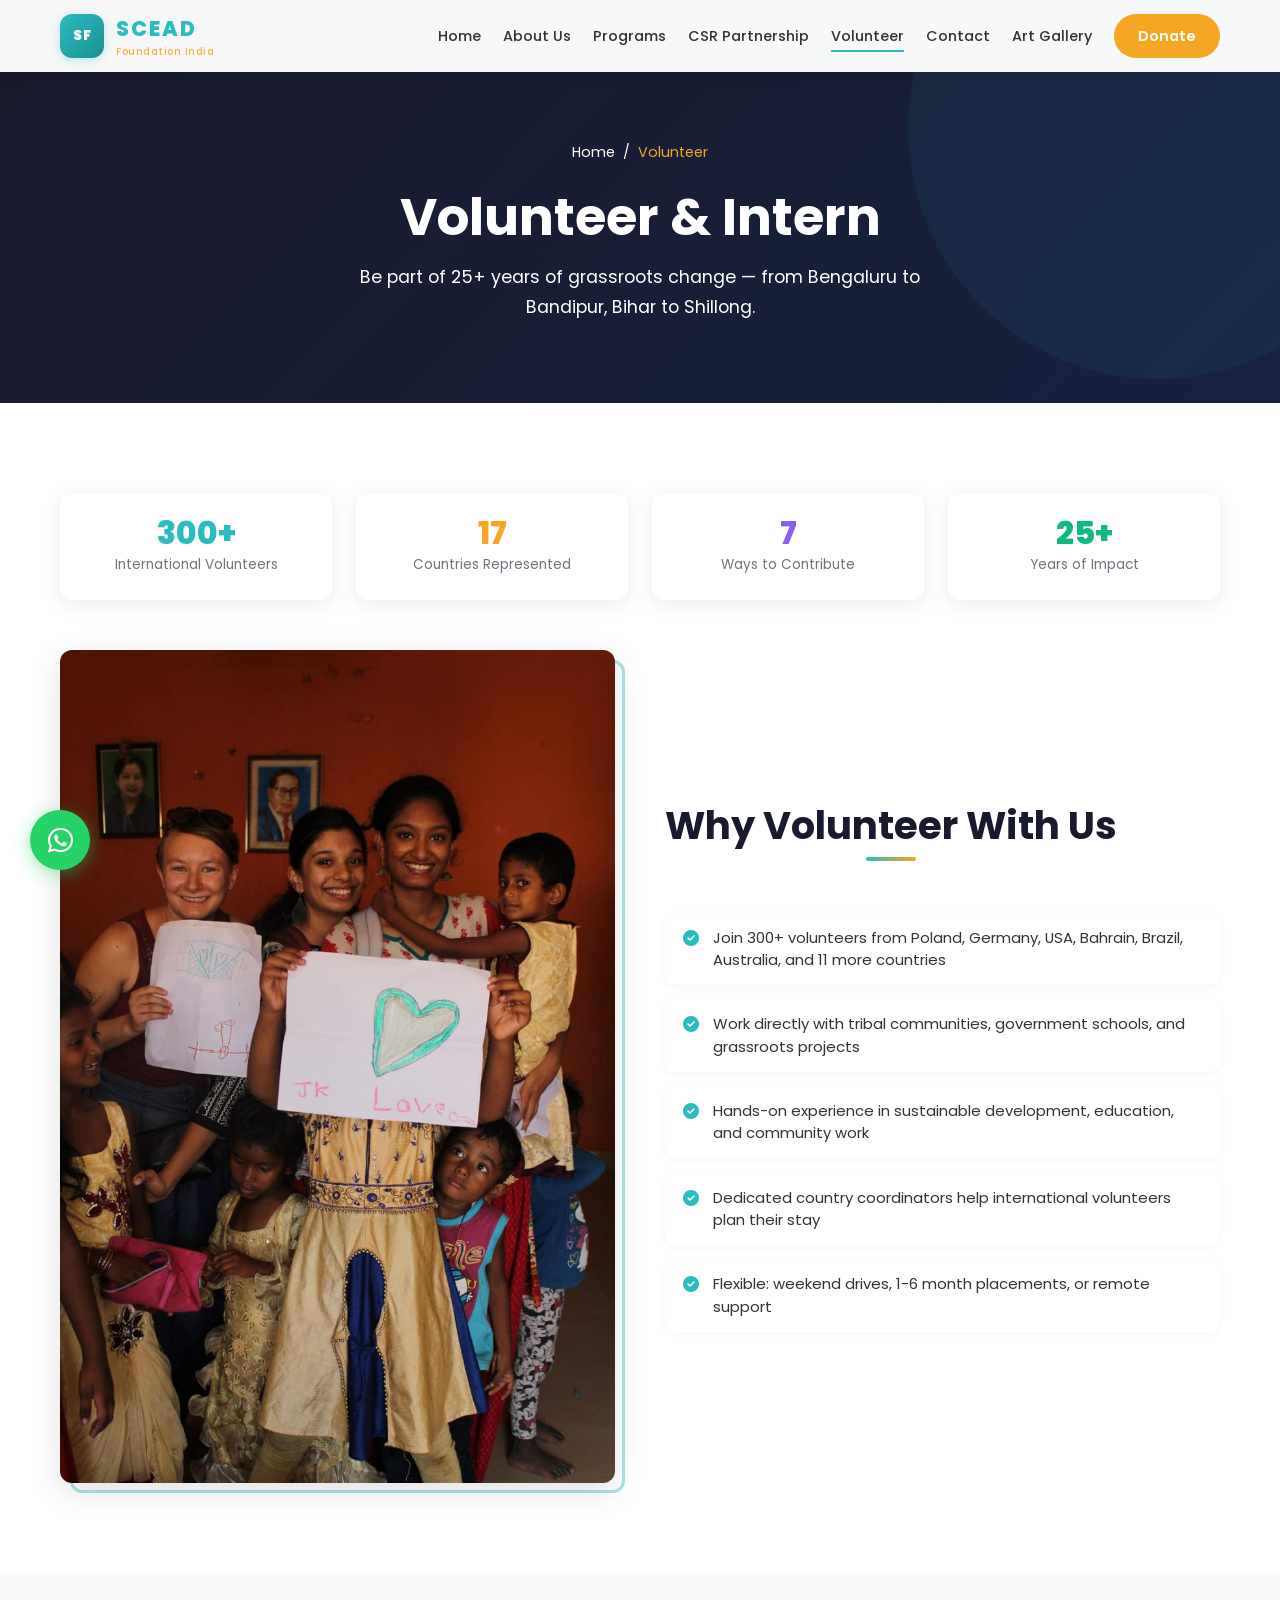
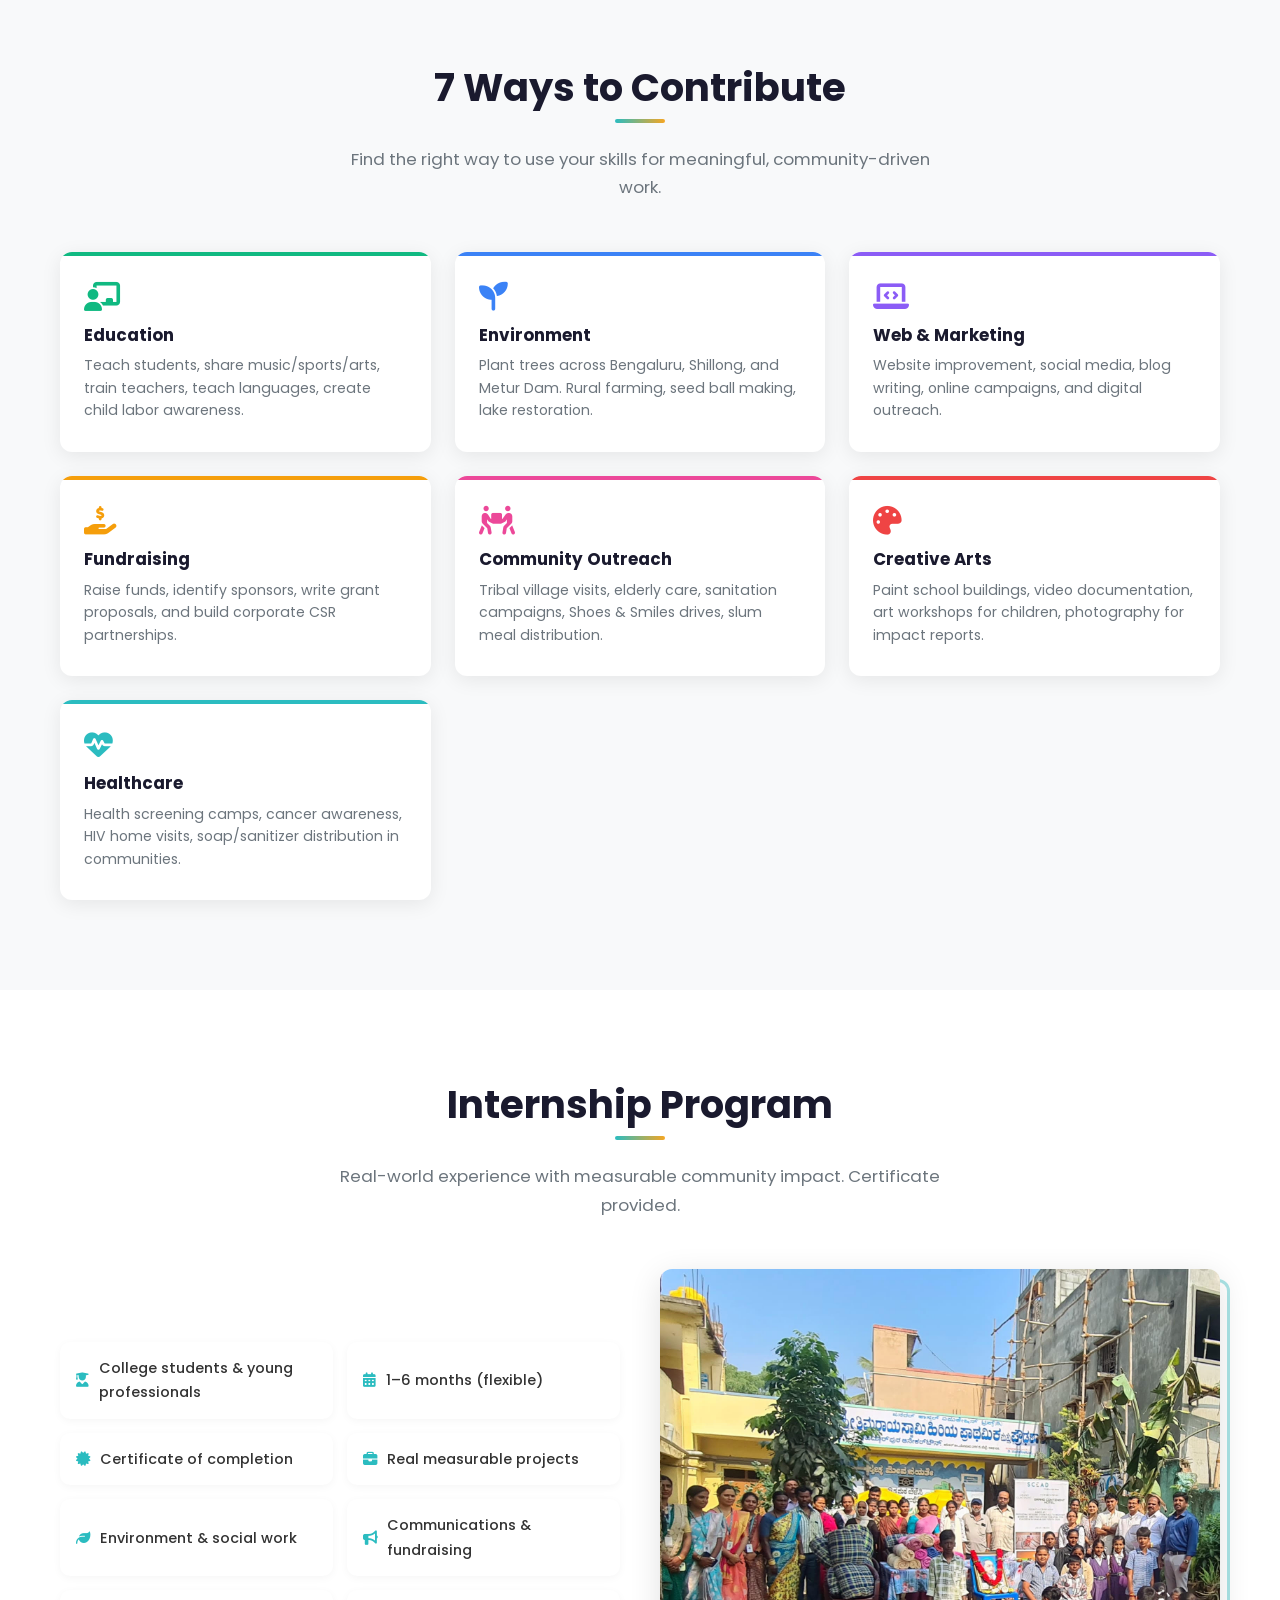
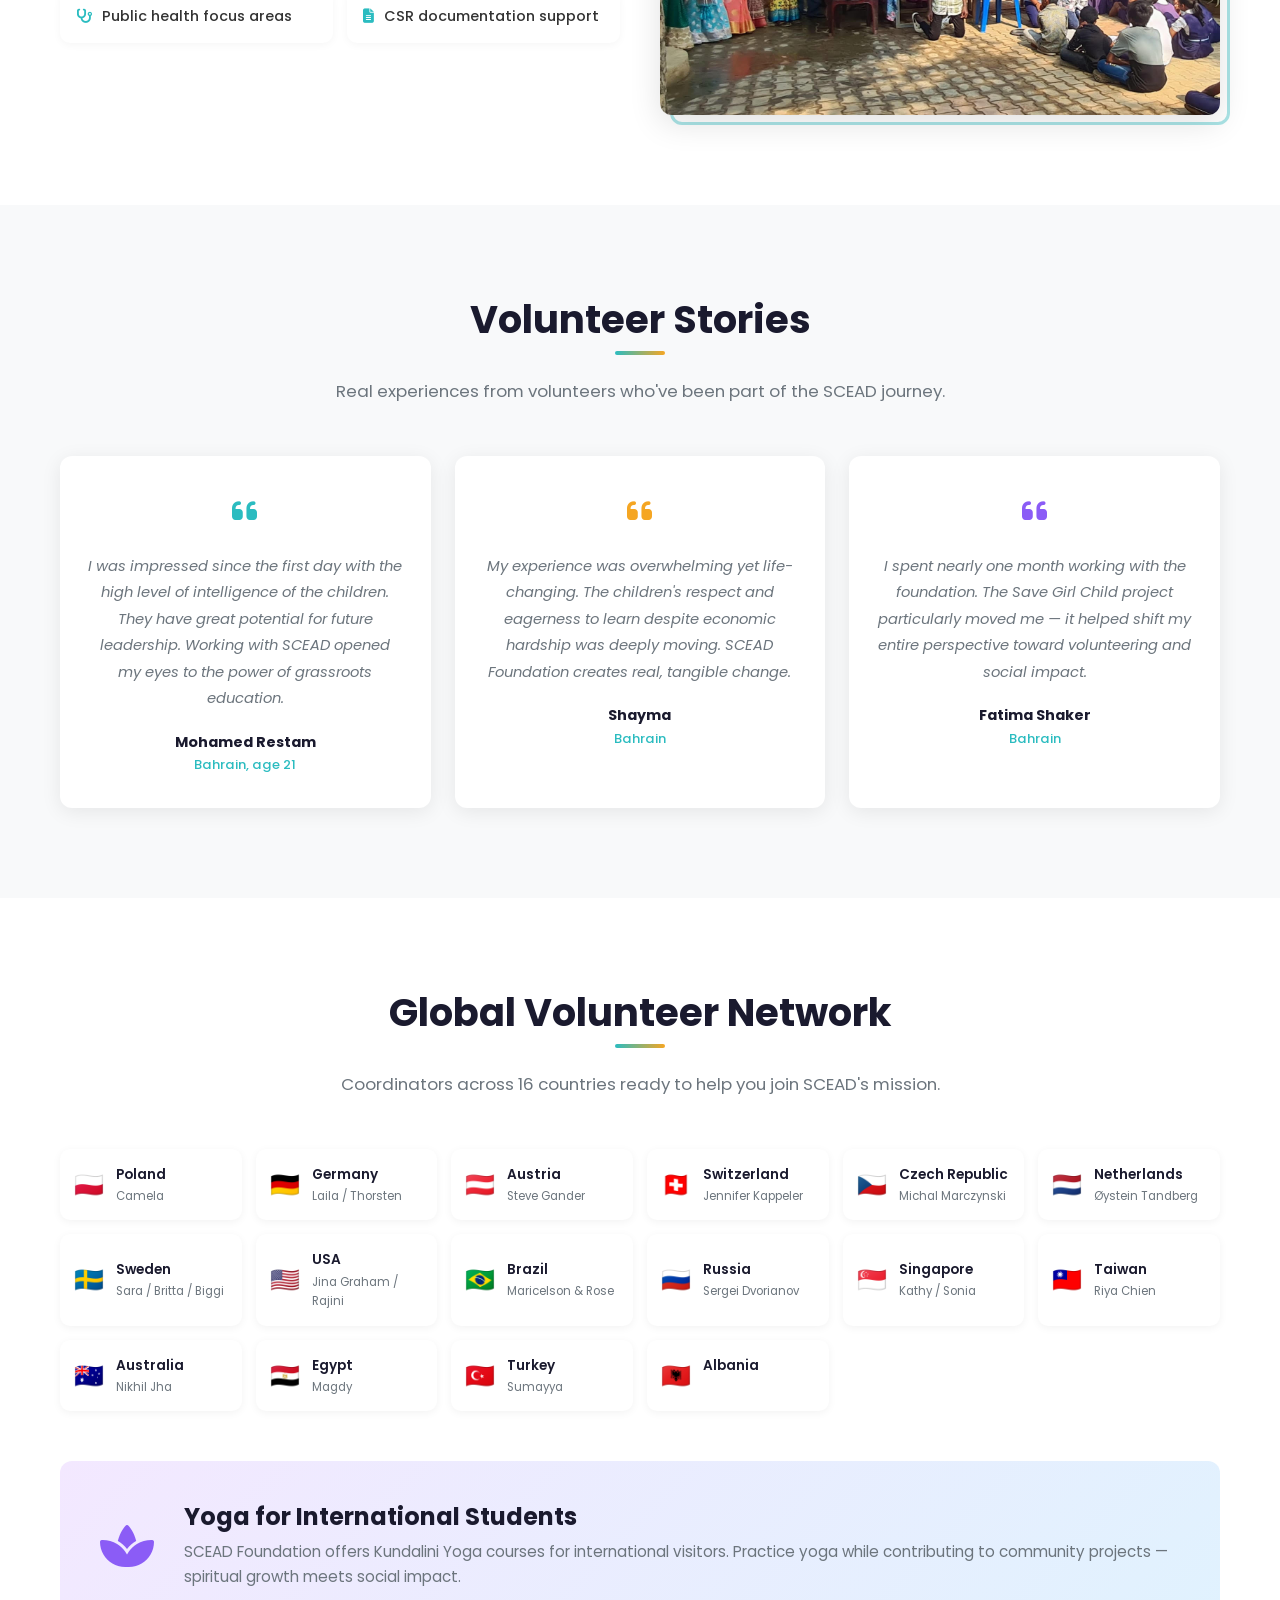
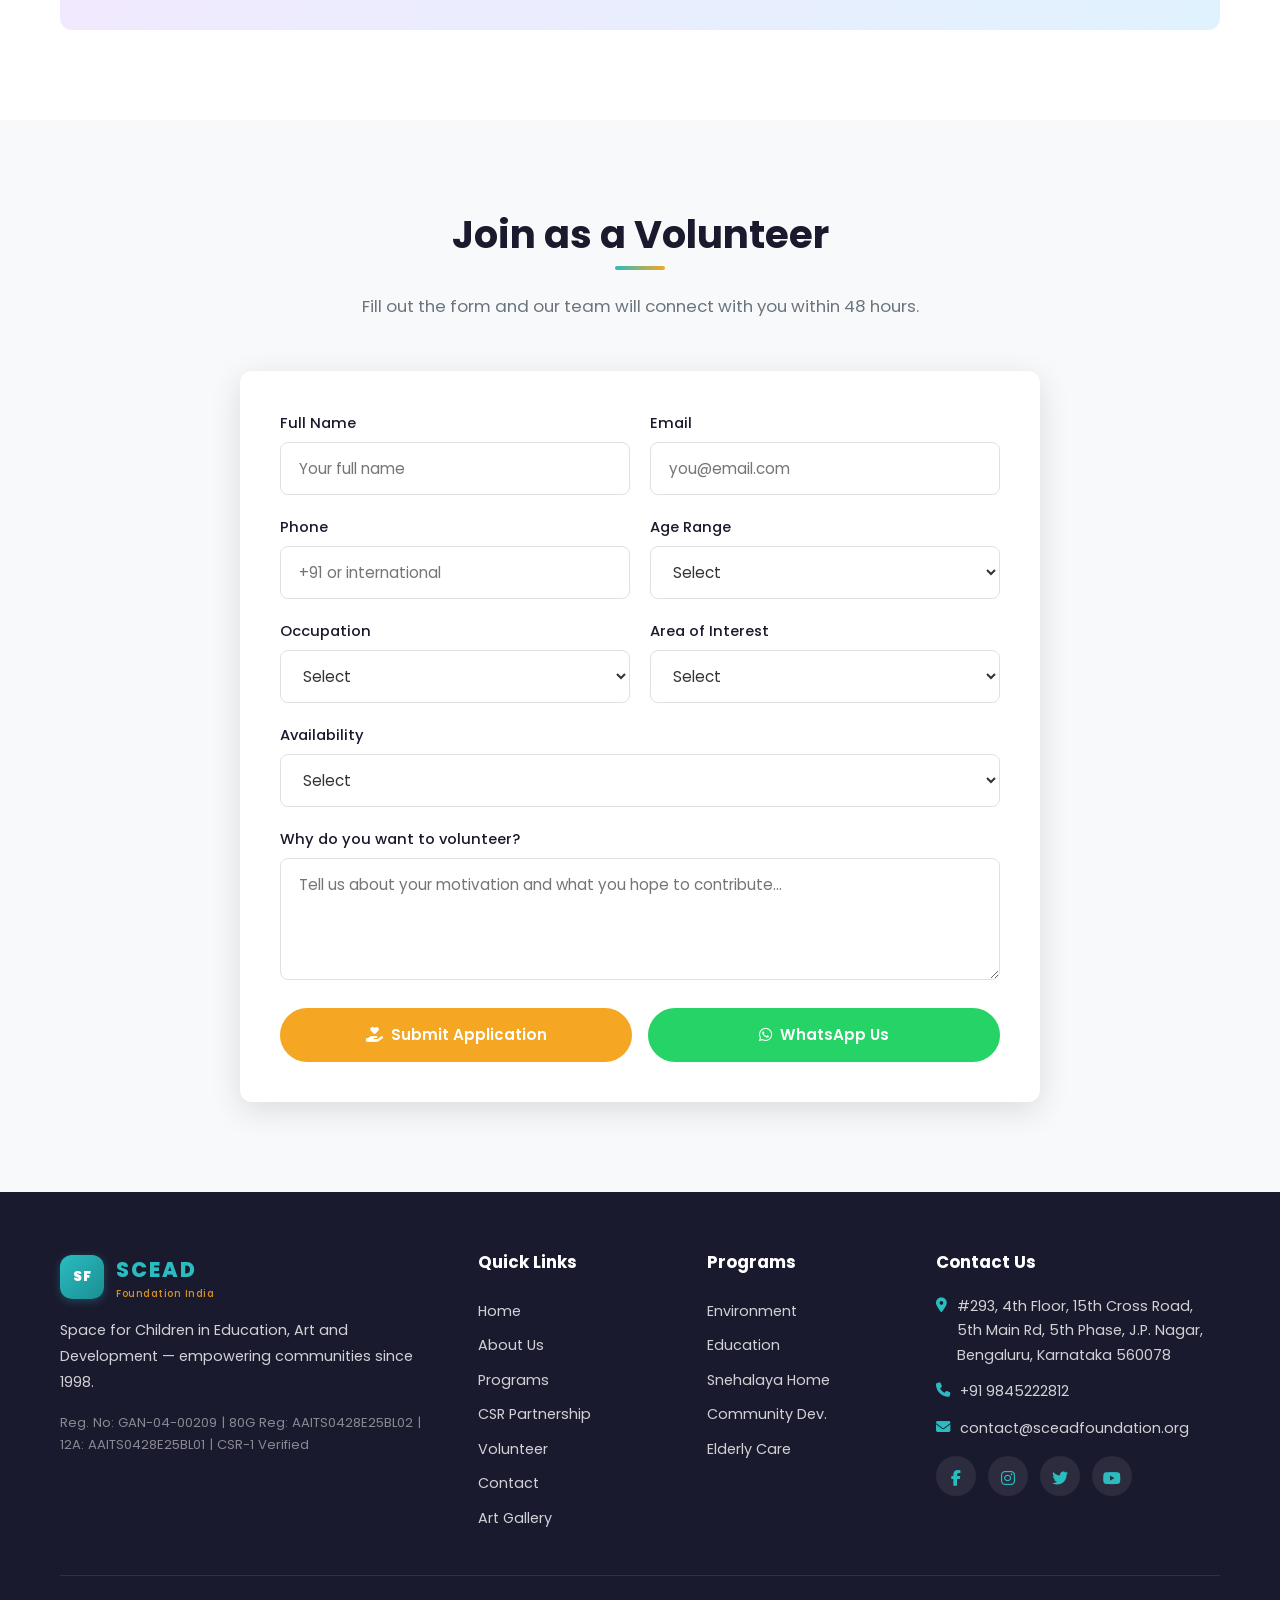
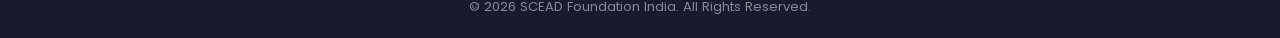
<file: volunteer.html>
<!DOCTYPE html>
<html lang="en">
<head>
  <meta charset="UTF-8">
  <meta name="viewport" content="width=device-width, initial-scale=1.0">
  <meta name="description" content="Volunteer or intern with SCEAD Foundation India — 300+ volunteers from 17 countries. Join plantation drives, education, community outreach, healthcare, and more.">
  <title>Volunteer &amp; Intern — SCEAD Foundation India</title>
  <meta name="keywords" content="volunteer India NGO, internship NGO India, volunteer Bengaluru, international volunteering India, plantation drive volunteer, education volunteer India">
  <meta name="author" content="SCEAD Foundation India">
  <meta name="robots" content="index, follow">
  <link rel="canonical" href="https://vmishra.github.io/sceadfoundation/volunteer.html">
  <meta property="og:type" content="website">
  <meta property="og:title" content="Volunteer & Intern — SCEAD Foundation India | 17 Countries, 300+ Volunteers">
  <meta property="og:description" content="Join 300+ volunteers from 17 countries. Education, environment, community outreach, healthcare, creative arts. Flexible: weekends to 6-month placements.">
  <meta property="og:url" content="https://vmishra.github.io/sceadfoundation/volunteer.html">
  <meta property="og:image" content="https://vmishra.github.io/sceadfoundation/images/volunteer-children.jpg">
  <meta name="twitter:card" content="summary_large_image">
  <meta name="twitter:title" content="Volunteer with SCEAD Foundation India">
  <meta name="twitter:description" content="300+ volunteers from 17 countries. 7 ways to contribute. Join the mission.">
  <meta name="twitter:image" content="https://vmishra.github.io/sceadfoundation/images/volunteer-children.jpg">
  <link rel="preconnect" href="https://fonts.googleapis.com">
  <link rel="preconnect" href="https://fonts.gstatic.com" crossorigin>
  <link href="https://fonts.googleapis.com/css2?family=Poppins:wght@300;400;500;600;700;800&display=swap" rel="stylesheet">
  <link rel="stylesheet" href="https://cdnjs.cloudflare.com/ajax/libs/font-awesome/6.5.1/css/all.min.css">
  <link rel="stylesheet" href="styles.css">
  <style>
    .stat-strip {
      display: grid; grid-template-columns: repeat(4, 1fr); gap: 24px; margin-bottom: 50px;
    }
    .stat-pill {
      background: var(--white); padding: 24px; border-radius: var(--radius); box-shadow: var(--shadow);
      text-align: center; transition: all var(--transition);
    }
    .stat-pill:hover { transform: translateY(-4px); box-shadow: var(--shadow-lg); }
    .stat-pill .big { font-size: 2rem; font-weight: 800; line-height: 1; }
    .stat-pill:nth-child(1) .big { color: var(--primary); }
    .stat-pill:nth-child(2) .big { color: var(--secondary); }
    .stat-pill:nth-child(3) .big { color: #8B5CF6; }
    .stat-pill:nth-child(4) .big { color: #10B981; }
    .stat-pill .lbl { font-size: 0.85rem; color: var(--gray-600); margin-top: 4px; }

    .why-list { display: flex; flex-direction: column; gap: 14px; }
    .why-item {
      display: flex; align-items: flex-start; gap: 14px; padding: 14px 18px;
      background: var(--white); border-radius: 10px; box-shadow: 0 2px 8px rgba(0,0,0,0.04);
      transition: all var(--transition);
    }
    .why-item:hover { box-shadow: var(--shadow); transform: translateX(4px); }
    .why-item i { color: var(--primary); font-size: 1rem; margin-top: 3px; flex-shrink: 0; }
    .why-item p { font-size: 0.93rem; color: var(--dark-text); line-height: 1.5; }

    .opp-grid { display: grid; grid-template-columns: repeat(auto-fit, minmax(280px, 1fr)); gap: 24px; }
    .opp-card {
      background: var(--white); padding: 30px 24px; border-radius: var(--radius); box-shadow: var(--shadow);
      transition: all var(--transition); position: relative; overflow: hidden;
    }
    .opp-card::before { content:''; position:absolute; top:0; left:0; width:100%; height:4px; }
    .opp-card:nth-child(1)::before { background: #10B981; }
    .opp-card:nth-child(2)::before { background: #3B82F6; }
    .opp-card:nth-child(3)::before { background: #8B5CF6; }
    .opp-card:nth-child(4)::before { background: #F59E0B; }
    .opp-card:nth-child(5)::before { background: #EC4899; }
    .opp-card:nth-child(6)::before { background: #EF4444; }
    .opp-card:nth-child(7)::before { background: var(--primary); }
    .opp-card:hover { transform: translateY(-5px); box-shadow: var(--shadow-lg); }
    .opp-card i { font-size: 1.8rem; margin-bottom: 14px; }
    .opp-card:nth-child(1) i { color: #10B981; }
    .opp-card:nth-child(2) i { color: #3B82F6; }
    .opp-card:nth-child(3) i { color: #8B5CF6; }
    .opp-card:nth-child(4) i { color: #F59E0B; }
    .opp-card:nth-child(5) i { color: #EC4899; }
    .opp-card:nth-child(6) i { color: #EF4444; }
    .opp-card:nth-child(7) i { color: var(--primary); }
    .opp-card h3 { font-size: 1.05rem; margin-bottom: 8px; }
    .opp-card p { font-size: 0.88rem; color: var(--gray-600); line-height: 1.6; }

    .intern-grid { display: grid; grid-template-columns: 1fr 1fr; gap: 40px; align-items: center; }
    .intern-features { display: grid; grid-template-columns: 1fr 1fr; gap: 14px; }
    .intern-feat {
      display: flex; align-items: center; gap: 10px; padding: 14px 16px;
      background: var(--white); border-radius: 10px; box-shadow: 0 2px 8px rgba(0,0,0,0.04);
      font-size: 0.9rem; color: var(--dark-text); font-weight: 500;
    }
    .intern-feat i { color: var(--primary); flex-shrink: 0; }

    .testimonial-grid { display: grid; grid-template-columns: repeat(3, 1fr); gap: 24px; }
    .testimonial-card {
      background: var(--white); padding: 32px 28px; border-radius: var(--radius); box-shadow: var(--shadow);
      text-align: center; transition: all var(--transition); position: relative;
    }
    .testimonial-card:hover { transform: translateY(-5px); box-shadow: var(--shadow-lg); }
    .testimonial-card .quote-icon { font-size: 1.8rem; margin-bottom: 16px; }
    .testimonial-card:nth-child(1) .quote-icon { color: var(--primary); }
    .testimonial-card:nth-child(2) .quote-icon { color: var(--secondary); }
    .testimonial-card:nth-child(3) .quote-icon { color: #8B5CF6; }
    .testimonial-card p { font-style: italic; color: var(--gray-600); line-height: 1.8; margin-bottom: 18px; font-size: 0.92rem; }
    .testimonial-card .author { font-weight: 700; color: var(--dark); font-size: 0.9rem; }
    .testimonial-card .origin { color: var(--primary); font-size: 0.82rem; font-weight: 500; }

    .flag-grid { display: grid; grid-template-columns: repeat(auto-fill, minmax(155px, 1fr)); gap: 14px; }
    .flag-card {
      background: var(--white); padding: 14px 14px; border-radius: 10px; box-shadow: 0 2px 8px rgba(0,0,0,0.05);
      display: flex; align-items: center; gap: 12px; transition: all var(--transition);
    }
    .flag-card:hover { transform: translateY(-3px); box-shadow: var(--shadow); }
    .flag-emoji { font-size: 1.5rem; line-height: 1; }
    .flag-card .country-name { font-size: 0.85rem; font-weight: 600; color: var(--dark); }
    .flag-card .coord { font-size: 0.72rem; color: var(--gray-600); margin-top: 1px; }

    .yoga-banner {
      background: linear-gradient(135deg, #f3e8ff, #e0f2fe); padding: 40px; border-radius: var(--radius);
      display: flex; align-items: center; gap: 30px; margin-top: 50px;
    }
    .yoga-banner i { font-size: 3rem; color: #8B5CF6; flex-shrink: 0; }
    .yoga-banner h3 { margin-bottom: 6px; }
    .yoga-banner p { color: var(--gray-600); font-size: 0.95rem; line-height: 1.7; }

    .form-card { background: var(--white); padding: 40px; border-radius: var(--radius); box-shadow: var(--shadow-lg); max-width: 800px; margin: 0 auto; }

    @media (max-width: 992px) {
      .stat-strip { grid-template-columns: repeat(2, 1fr); }
      .intern-grid { grid-template-columns: 1fr; }
      .testimonial-grid { grid-template-columns: 1fr; }
      .intern-features { grid-template-columns: 1fr; }
    }
    @media (max-width: 600px) {
      .stat-strip { grid-template-columns: repeat(2, 1fr); gap: 14px; }
      .stat-pill { padding: 18px 14px; }
      .stat-pill .big { font-size: 1.6rem; }
      .stat-pill .lbl { font-size: 0.75rem; }
      .opp-grid { grid-template-columns: 1fr; }
      .opp-card { padding: 24px 18px; }
      .flag-grid { grid-template-columns: repeat(2, 1fr); }
      .yoga-banner { flex-direction: column; text-align: center; padding: 28px 20px; }
      .yoga-banner i { font-size: 2.2rem; }
      .form-card { padding: 24px 16px; }
    }
    @media (max-width: 380px) {
      .stat-strip { grid-template-columns: repeat(2, 1fr); gap: 10px; }
      .stat-pill .big { font-size: 1.4rem; }
    }
  </style>
</head>
<body>

  <!-- Navigation -->
  <nav class="navbar" role="navigation" aria-label="Main navigation">
    <div class="container">
      <a href="index.html" class="logo" aria-label="SCEAD Foundation Home">
        <div class="logo-icon">SF</div>
        <div class="logo-text"><span>SCEAD</span><span>Foundation India</span></div>
      </a>
      <div class="nav-links" id="navLinks">
        <a href="index.html">Home</a>
        <a href="about.html">About Us</a>
        <a href="programs.html">Programs</a>
        <a href="csr.html">CSR Partnership</a>
        <a href="volunteer.html" class="active">Volunteer</a>
        <a href="contact.html">Contact</a>
        <a href="art-gallery.html">Art Gallery</a>
        <a href="index.html#donate-details" class="nav-donate">Donate</a>
      </div>
      <button class="hamburger" id="hamburger" aria-label="Toggle navigation menu" aria-expanded="false">
        <span></span><span></span><span></span>
      </button>
    </div>
  </nav>

  <!-- Page Hero -->
  <section class="page-hero">
    <div class="container">
      <div class="breadcrumb" data-aos="fade-up"><a href="index.html">Home</a> / <span>Volunteer</span></div>
      <h1 data-aos="fade-up">Volunteer &amp; Intern</h1>
      <p data-aos="fade-up" data-aos-delay="100">Be part of 25+ years of grassroots change — from Bengaluru to Bandipur, Bihar to Shillong.</p>
    </div>
  </section>

  <!-- Quick Stats -->
  <section class="section" id="why-volunteer">
    <div class="container">
      <div class="stat-strip" data-aos="fade-up">
        <div class="stat-pill"><div class="big">300+</div><div class="lbl">International Volunteers</div></div>
        <div class="stat-pill"><div class="big">17</div><div class="lbl">Countries Represented</div></div>
        <div class="stat-pill"><div class="big">7</div><div class="lbl">Ways to Contribute</div></div>
        <div class="stat-pill"><div class="big">25+</div><div class="lbl">Years of Impact</div></div>
      </div>

      <div class="about-grid">
        <div class="about-image" data-aos="fade-right">
          <img src="images/volunteer-children.jpg" alt="SCEAD Foundation volunteers with children" loading="lazy">
        </div>
        <div data-aos="fade-left">
          <div class="section-header" style="text-align:left;"><h2>Why Volunteer With Us</h2></div>
          <div class="why-list">
            <div class="why-item"><i class="fas fa-check-circle"></i><p>Join 300+ volunteers from Poland, Germany, USA, Bahrain, Brazil, Australia, and 11 more countries</p></div>
            <div class="why-item"><i class="fas fa-check-circle"></i><p>Work directly with tribal communities, government schools, and grassroots projects</p></div>
            <div class="why-item"><i class="fas fa-check-circle"></i><p>Hands-on experience in sustainable development, education, and community work</p></div>
            <div class="why-item"><i class="fas fa-check-circle"></i><p>Dedicated country coordinators help international volunteers plan their stay</p></div>
            <div class="why-item"><i class="fas fa-check-circle"></i><p>Flexible: weekend drives, 1-6 month placements, or remote support</p></div>
          </div>
        </div>
      </div>
    </div>
  </section>

  <!-- Opportunities -->
  <section class="section section-alt" id="opportunities">
    <div class="container">
      <div class="section-header" data-aos="fade-up">
        <h2>7 Ways to Contribute</h2>
        <p>Find the right way to use your skills for meaningful, community-driven work.</p>
      </div>
      <div class="opp-grid">
        <div class="opp-card" data-aos="fade-up">
          <i class="fas fa-chalkboard-teacher"></i>
          <h3>Education</h3>
          <p>Teach students, share music/sports/arts, train teachers, teach languages, create child labor awareness.</p>
        </div>
        <div class="opp-card" data-aos="fade-up" data-aos-delay="100">
          <i class="fas fa-seedling"></i>
          <h3>Environment</h3>
          <p>Plant trees across Bengaluru, Shillong, and Metur Dam. Rural farming, seed ball making, lake restoration.</p>
        </div>
        <div class="opp-card" data-aos="fade-up" data-aos-delay="200">
          <i class="fas fa-laptop-code"></i>
          <h3>Web &amp; Marketing</h3>
          <p>Website improvement, social media, blog writing, online campaigns, and digital outreach.</p>
        </div>
        <div class="opp-card" data-aos="fade-up">
          <i class="fas fa-hand-holding-dollar"></i>
          <h3>Fundraising</h3>
          <p>Raise funds, identify sponsors, write grant proposals, and build corporate CSR partnerships.</p>
        </div>
        <div class="opp-card" data-aos="fade-up" data-aos-delay="100">
          <i class="fas fa-people-carry-box"></i>
          <h3>Community Outreach</h3>
          <p>Tribal village visits, elderly care, sanitation campaigns, Shoes &amp; Smiles drives, slum meal distribution.</p>
        </div>
        <div class="opp-card" data-aos="fade-up" data-aos-delay="200">
          <i class="fas fa-palette"></i>
          <h3>Creative Arts</h3>
          <p>Paint school buildings, video documentation, art workshops for children, photography for impact reports.</p>
        </div>
        <div class="opp-card" data-aos="fade-up">
          <i class="fas fa-heart-pulse"></i>
          <h3>Healthcare</h3>
          <p>Health screening camps, cancer awareness, HIV home visits, soap/sanitizer distribution in communities.</p>
        </div>
      </div>
    </div>
  </section>

  <!-- Internship -->
  <section class="section" id="internship">
    <div class="container">
      <div class="section-header" data-aos="fade-up">
        <h2>Internship Program</h2>
        <p>Real-world experience with measurable community impact. Certificate provided.</p>
      </div>
      <div class="intern-grid">
        <div data-aos="fade-right">
          <div class="intern-features">
            <div class="intern-feat"><i class="fas fa-user-graduate"></i> College students &amp; young professionals</div>
            <div class="intern-feat"><i class="fas fa-calendar-days"></i> 1–6 months (flexible)</div>
            <div class="intern-feat"><i class="fas fa-certificate"></i> Certificate of completion</div>
            <div class="intern-feat"><i class="fas fa-briefcase"></i> Real measurable projects</div>
            <div class="intern-feat"><i class="fas fa-leaf"></i> Environment &amp; social work</div>
            <div class="intern-feat"><i class="fas fa-bullhorn"></i> Communications &amp; fundraising</div>
            <div class="intern-feat"><i class="fas fa-stethoscope"></i> Public health focus areas</div>
            <div class="intern-feat"><i class="fas fa-file-lines"></i> CSR documentation support</div>
          </div>
        </div>
        <div class="about-image" data-aos="fade-left">
          <img src="images/community-gathering.jpg" alt="SCEAD Foundation internship program" loading="lazy">
        </div>
      </div>
    </div>
  </section>

  <!-- Testimonials -->
  <section class="section section-alt" id="testimonials">
    <div class="container">
      <div class="section-header" data-aos="fade-up">
        <h2>Volunteer Stories</h2>
        <p>Real experiences from volunteers who've been part of the SCEAD journey.</p>
      </div>
      <div class="testimonial-grid">
        <div class="testimonial-card" data-aos="fade-up">
          <div class="quote-icon"><i class="fas fa-quote-left"></i></div>
          <p>I was impressed since the first day with the high level of intelligence of the children. They have great potential for future leadership. Working with SCEAD opened my eyes to the power of grassroots education.</p>
          <div class="author">Mohamed Restam</div>
          <div class="origin">Bahrain, age 21</div>
        </div>
        <div class="testimonial-card" data-aos="fade-up" data-aos-delay="100">
          <div class="quote-icon"><i class="fas fa-quote-left"></i></div>
          <p>My experience was overwhelming yet life-changing. The children's respect and eagerness to learn despite economic hardship was deeply moving. SCEAD Foundation creates real, tangible change.</p>
          <div class="author">Shayma</div>
          <div class="origin">Bahrain</div>
        </div>
        <div class="testimonial-card" data-aos="fade-up" data-aos-delay="200">
          <div class="quote-icon"><i class="fas fa-quote-left"></i></div>
          <p>I spent nearly one month working with the foundation. The Save Girl Child project particularly moved me — it helped shift my entire perspective toward volunteering and social impact.</p>
          <div class="author">Fatima Shaker</div>
          <div class="origin">Bahrain</div>
        </div>
      </div>
    </div>
  </section>

  <!-- Global Network -->
  <section class="section" id="global-network">
    <div class="container">
      <div class="section-header" data-aos="fade-up">
        <h2>Global Volunteer Network</h2>
        <p>Coordinators across 16 countries ready to help you join SCEAD's mission.</p>
      </div>
      <div class="flag-grid" data-aos="fade-up">
        <div class="flag-card"><span class="flag-emoji">&#x1F1F5;&#x1F1F1;</span><div><div class="country-name">Poland</div><div class="coord">Camela</div></div></div>
        <div class="flag-card"><span class="flag-emoji">&#x1F1E9;&#x1F1EA;</span><div><div class="country-name">Germany</div><div class="coord">Laila / Thorsten</div></div></div>
        <div class="flag-card"><span class="flag-emoji">&#x1F1E6;&#x1F1F9;</span><div><div class="country-name">Austria</div><div class="coord">Steve Gander</div></div></div>
        <div class="flag-card"><span class="flag-emoji">&#x1F1E8;&#x1F1ED;</span><div><div class="country-name">Switzerland</div><div class="coord">Jennifer Kappeler</div></div></div>
        <div class="flag-card"><span class="flag-emoji">&#x1F1E8;&#x1F1FF;</span><div><div class="country-name">Czech Republic</div><div class="coord">Michal Marczynski</div></div></div>
        <div class="flag-card"><span class="flag-emoji">&#x1F1F3;&#x1F1F1;</span><div><div class="country-name">Netherlands</div><div class="coord">Øystein Tandberg</div></div></div>
        <div class="flag-card"><span class="flag-emoji">&#x1F1F8;&#x1F1EA;</span><div><div class="country-name">Sweden</div><div class="coord">Sara / Britta / Biggi</div></div></div>
        <div class="flag-card"><span class="flag-emoji">&#x1F1FA;&#x1F1F8;</span><div><div class="country-name">USA</div><div class="coord">Jina Graham / Rajini</div></div></div>
        <div class="flag-card"><span class="flag-emoji">&#x1F1E7;&#x1F1F7;</span><div><div class="country-name">Brazil</div><div class="coord">Maricelson &amp; Rose</div></div></div>
        <div class="flag-card"><span class="flag-emoji">&#x1F1F7;&#x1F1FA;</span><div><div class="country-name">Russia</div><div class="coord">Sergei Dvorianov</div></div></div>
        <div class="flag-card"><span class="flag-emoji">&#x1F1F8;&#x1F1EC;</span><div><div class="country-name">Singapore</div><div class="coord">Kathy / Sonia</div></div></div>
        <div class="flag-card"><span class="flag-emoji">&#x1F1F9;&#x1F1FC;</span><div><div class="country-name">Taiwan</div><div class="coord">Riya Chien</div></div></div>
        <div class="flag-card"><span class="flag-emoji">&#x1F1E6;&#x1F1FA;</span><div><div class="country-name">Australia</div><div class="coord">Nikhil Jha</div></div></div>
        <div class="flag-card"><span class="flag-emoji">&#x1F1EA;&#x1F1EC;</span><div><div class="country-name">Egypt</div><div class="coord">Magdy</div></div></div>
        <div class="flag-card"><span class="flag-emoji">&#x1F1F9;&#x1F1F7;</span><div><div class="country-name">Turkey</div><div class="coord">Sumayya</div></div></div>
        <div class="flag-card"><span class="flag-emoji">&#x1F1E6;&#x1F1F1;</span><div><div class="country-name">Albania</div><div class="coord">&nbsp;</div></div></div>
      </div>

      <!-- Yoga Banner -->
      <div class="yoga-banner" data-aos="fade-up">
        <i class="fas fa-spa"></i>
        <div>
          <h3>Yoga for International Students</h3>
          <p>SCEAD Foundation offers Kundalini Yoga courses for international visitors. Practice yoga while contributing to community projects — spiritual growth meets social impact.</p>
        </div>
      </div>
    </div>
  </section>

  <!-- Registration Form -->
  <section class="section section-alt" id="volunteer-form">
    <div class="container">
      <div class="section-header" data-aos="fade-up">
        <h2>Join as a Volunteer</h2>
        <p>Fill out the form and our team will connect with you within 48 hours.</p>
      </div>
      <div class="form-card" data-aos="fade-up">
        <form action="https://formspree.io/f/mykbdbra" method="POST">
          <div class="form-grid">
            <div class="form-group">
              <label for="fullName">Full Name</label>
              <input type="text" id="fullName" name="fullName" placeholder="Your full name" required>
            </div>
            <div class="form-group">
              <label for="email">Email</label>
              <input type="email" id="email" name="email" placeholder="you@email.com" required>
            </div>
          </div>
          <div class="form-grid">
            <div class="form-group">
              <label for="phone">Phone</label>
              <input type="tel" id="phone" name="phone" placeholder="+91 or international" required>
            </div>
            <div class="form-group">
              <label for="age">Age Range</label>
              <select id="age" name="age" required>
                <option value="" disabled selected>Select</option>
                <option>18–25</option><option>26–35</option><option>36–50</option><option>50+</option>
              </select>
            </div>
          </div>
          <div class="form-grid">
            <div class="form-group">
              <label for="occupation">Occupation</label>
              <select id="occupation" name="occupation" required>
                <option value="" disabled selected>Select</option>
                <option>Student</option><option>Professional</option><option>Retired</option><option>Other</option>
              </select>
            </div>
            <div class="form-group">
              <label for="interest">Area of Interest</label>
              <select id="interest" name="interest" required>
                <option value="" disabled selected>Select</option>
                <option>Education</option><option>Environment</option><option>Web &amp; Marketing</option>
                <option>Fundraising</option><option>Community Outreach</option><option>Creative Arts</option>
                <option>Healthcare</option><option>Any / Open</option>
              </select>
            </div>
          </div>
          <div class="form-group">
            <label for="availability">Availability</label>
            <select id="availability" name="availability" required>
              <option value="" disabled selected>Select</option>
              <option>Weekends only</option><option>Weekdays</option><option>Full-time (1-6 months)</option><option>Remote / Virtual</option><option>Flexible</option>
            </select>
          </div>
          <div class="form-group">
            <label for="message">Why do you want to volunteer?</label>
            <textarea id="message" name="message" placeholder="Tell us about your motivation and what you hope to contribute..." rows="4"></textarea>
          </div>
          <div style="display: flex; gap: 16px; flex-wrap: wrap;">
            <button type="submit" class="btn btn-primary" style="flex: 1; justify-content: center;">
              <i class="fas fa-hand-holding-heart"></i> Submit Application
            </button>
            <a href="https://wa.me/919845222812?text=Hello%20SCEAD%20Foundation!%20I%20would%20like%20to%20volunteer.%20Could%20you%20share%20the%20details%3F" target="_blank" class="btn btn-teal" style="flex: 1; justify-content: center; background: #25D366;">
              <i class="fab fa-whatsapp"></i> WhatsApp Us
            </a>
          </div>
        </form>
      </div>
    </div>
  </section>

  <!-- Footer -->
  <footer class="footer">
    <div class="container">
      <div class="footer-grid">
        <div class="footer-about">
          <div class="logo" style="margin-bottom: 16px;">
            <div class="logo-icon">SF</div>
            <div class="logo-text"><span>SCEAD</span><span>Foundation India</span></div>
          </div>
          <p>Space for Children in Education, Art and Development — empowering communities since 1998.</p>
          <div class="reg-info">Reg. No: GAN-04-00209 | 80G Reg: AAITS0428E25BL02 | 12A: AAITS0428E25BL01 | CSR-1 Verified</div>
        </div>
        <div class="footer-links">
          <h4>Quick Links</h4>
          <a href="index.html">Home</a><a href="about.html">About Us</a><a href="programs.html">Programs</a>
          <a href="csr.html">CSR Partnership</a><a href="volunteer.html">Volunteer</a>
          <a href="contact.html">Contact</a><a href="art-gallery.html">Art Gallery</a>
        </div>
        <div class="footer-links">
          <h4>Programs</h4>
          <a href="programs.html#environment">Environment</a><a href="programs.html#education">Education</a>
          <a href="programs.html#hiv-home">Snehalaya Home</a><a href="programs.html#community">Community Dev.</a>
          <a href="programs.html#elderly">Elderly Care</a>
        </div>
        <div class="footer-contact">
          <h4>Contact Us</h4>
          <p><i class="fas fa-map-marker-alt"></i> #293, 4th Floor, 15th Cross Road, 5th Main Rd, 5th Phase, J.P. Nagar, Bengaluru, Karnataka 560078</p>
          <p><i class="fas fa-phone"></i> +91 9845222812</p>
          <p><i class="fas fa-envelope"></i> contact@sceadfoundation.org</p>
          <div class="footer-social">
            <a href="#" aria-label="Facebook"><i class="fab fa-facebook-f"></i></a>
            <a href="#" aria-label="Instagram"><i class="fab fa-instagram"></i></a>
            <a href="#" aria-label="Twitter"><i class="fab fa-twitter"></i></a>
            <a href="#" aria-label="YouTube"><i class="fab fa-youtube"></i></a>
          </div>
        </div>
      </div>
      <div class="footer-bottom">&copy; 2026 SCEAD Foundation India. All Rights Reserved.</div>
    </div>
  </footer>

  <button class="back-to-top" aria-label="Back to top"><i class="fas fa-chevron-up"></i></button>
  <a href="https://wa.me/919845222812?text=Hello%20SCEAD%20Foundation!%20I%20visited%20your%20website%20and%20would%20love%20to%20know%20more%20about%20your%20work.%20How%20can%20I%20contribute%3F" target="_blank" rel="noopener" class="whatsapp-float" aria-label="Chat on WhatsApp"><i class="fab fa-whatsapp"></i></a>
  <a href="index.html#donate-details" class="donate-float"><i class="fas fa-heart"></i> Donate Now</a>

  <script src="scripts.js"></script>
</body>
</html>
</file>
<file: styles.css>
/* ============================================
   SCEAD Foundation India — Global Styles
   ============================================ */

/* ---------- CSS Variables ---------- */
:root {
  --primary: #2BBCC0;
  --primary-dark: #1FA3A6;
  --secondary: #F5A623;
  --secondary-dark: #D98E1B;
  --dark: #1A1A2E;
  --dark-text: #333333;
  --light-bg: #F8F9FA;
  --white: #FFFFFF;
  --gray-100: #f0f0f0;
  --gray-200: #e0e0e0;
  --gray-600: #6c757d;
  --shadow: 0 4px 20px rgba(0,0,0,0.08);
  --shadow-lg: 0 8px 32px rgba(0,0,0,0.12);
  --radius: 12px;
  --transition: 0.3s ease;
}

/* ---------- Reset & Base ---------- */
*, *::before, *::after { box-sizing: border-box; margin: 0; padding: 0; }

html {
  scroll-behavior: smooth;
  font-size: 16px;
}

body {
  font-family: 'Poppins', sans-serif;
  color: var(--dark-text);
  line-height: 1.7;
  overflow-x: hidden;
  background: var(--white);
}

img { max-width: 100%; height: auto; display: block; }
a { text-decoration: none; color: inherit; transition: color var(--transition); }
ul { list-style: none; }

.container {
  max-width: 1200px;
  margin: 0 auto;
  padding: 0 20px;
}

/* ---------- Typography ---------- */
h1, h2, h3, h4, h5, h6 {
  font-weight: 700;
  line-height: 1.3;
  color: var(--dark);
}

h1 { font-size: clamp(2rem, 5vw, 3.2rem); }
h2 { font-size: clamp(1.6rem, 4vw, 2.4rem); }
h3 { font-size: clamp(1.2rem, 3vw, 1.5rem); }

.section-header {
  text-align: center;
  margin-bottom: 50px;
}

.section-header h2 {
  margin-bottom: 12px;
  position: relative;
  display: inline-block;
}

.section-header h2::after {
  content: '';
  position: absolute;
  bottom: -10px;
  left: 50%;
  transform: translateX(-50%);
  width: 50px;
  height: 4px;
  background: linear-gradient(90deg, var(--primary), var(--secondary));
  border-radius: 3px;
}

.section-header p {
  color: var(--gray-600);
  max-width: 620px;
  margin: 20px auto 0;
  font-size: 1.05rem;
}

/* ---------- Buttons ---------- */
.btn {
  display: inline-flex;
  align-items: center;
  gap: 8px;
  padding: 14px 32px;
  border-radius: 50px;
  font-family: 'Poppins', sans-serif;
  font-weight: 600;
  font-size: 0.95rem;
  border: none;
  cursor: pointer;
  transition: all var(--transition);
  text-align: center;
}

.btn-primary {
  background: var(--secondary);
  color: var(--white);
}
.btn-primary:hover {
  background: var(--secondary-dark);
  transform: translateY(-2px);
  box-shadow: 0 6px 20px rgba(245,166,35,0.4);
}

.btn-outline {
  background: transparent;
  color: var(--white);
  border: 2px solid var(--white);
}
.btn-outline:hover {
  background: var(--white);
  color: var(--dark);
  transform: translateY(-2px);
}

.btn-teal {
  background: var(--primary);
  color: var(--white);
}
.btn-teal:hover {
  background: var(--primary-dark);
  transform: translateY(-2px);
  box-shadow: 0 6px 20px rgba(43,188,192,0.4);
}

.btn-sm {
  padding: 10px 24px;
  font-size: 0.88rem;
}

/* ---------- Navigation ---------- */
.navbar {
  position: fixed;
  top: 0;
  left: 0;
  width: 100%;
  z-index: 1000;
  background: rgba(255,255,255,0.97);
  backdrop-filter: blur(10px);
  box-shadow: 0 2px 12px rgba(0,0,0,0.06);
  transition: all var(--transition);
}

.navbar .container {
  display: flex;
  align-items: center;
  justify-content: space-between;
  height: 72px;
}

.logo {
  display: flex;
  align-items: center;
  gap: 12px;
  font-size: 1.35rem;
  font-weight: 800;
  letter-spacing: 0.5px;
}

.logo-icon {
  width: 44px;
  height: 44px;
  background: linear-gradient(135deg, var(--primary), #1a8f92);
  border-radius: 12px;
  display: flex;
  align-items: center;
  justify-content: center;
  color: var(--white);
  font-weight: 900;
  font-size: 0.82rem;
  letter-spacing: 0.5px;
  box-shadow: 0 2px 8px rgba(43,188,192,0.3);
}

.logo-text span:first-child {
  color: var(--primary);
  font-size: 1.3rem;
  letter-spacing: 2px;
  font-weight: 800;
}
.logo-text span:last-child {
  color: var(--secondary);
  font-size: 0.62rem;
  display: block;
  font-weight: 500;
  letter-spacing: 0.5px;
  margin-top: -3px;
  opacity: 0.85;
}

.nav-links {
  display: flex;
  align-items: center;
  gap: 22px;
}

.nav-links a {
  font-size: 0.9rem;
  font-weight: 500;
  color: var(--dark-text);
  position: relative;
  padding: 4px 0;
}

.nav-links a::after {
  content: '';
  position: absolute;
  bottom: 0;
  left: 0;
  width: 0;
  height: 2px;
  background: var(--primary);
  transition: width var(--transition);
}

.nav-links a:hover::after,
.nav-links a.active::after { width: 100%; }
.nav-links a:hover { color: var(--primary); }

.nav-donate {
  background: var(--secondary) !important;
  color: var(--white) !important;
  padding: 10px 24px !important;
  border-radius: 50px !important;
  font-weight: 600 !important;
}
.nav-donate::after { display: none !important; }
.nav-donate:hover {
  background: var(--secondary-dark) !important;
  color: var(--white) !important;
  transform: translateY(-1px);
  box-shadow: 0 4px 12px rgba(245,166,35,0.35);
}

/* Hamburger */
.hamburger {
  display: none;
  flex-direction: column;
  gap: 5px;
  cursor: pointer;
  padding: 4px;
  background: none;
  border: none;
}

.hamburger span {
  width: 26px;
  height: 2.5px;
  background: var(--dark);
  border-radius: 2px;
  transition: all var(--transition);
}

.hamburger.active span:nth-child(1) { transform: translateY(7.5px) rotate(45deg); }
.hamburger.active span:nth-child(2) { opacity: 0; }
.hamburger.active span:nth-child(3) { transform: translateY(-7.5px) rotate(-45deg); }

/* ---------- Hero ---------- */
.hero {
  position: relative;
  min-height: 100vh;
  display: flex;
  align-items: center;
  justify-content: center;
  overflow: hidden;
  background: var(--dark);
}

.hero-bg {
  position: absolute;
  inset: 0;
  background-size: cover;
  background-position: center;
  background-repeat: no-repeat;
  filter: brightness(0.3);
  transform: scale(1.05);
  transition: transform 8s ease;
}

.hero:hover .hero-bg { transform: scale(1.1); }

.hero-content {
  position: relative;
  z-index: 2;
  text-align: center;
  color: var(--white);
  max-width: 820px;
  padding: 0 20px;
}

.hero-content h1 {
  color: var(--white);
  font-size: clamp(2.2rem, 6vw, 3.8rem);
  margin-bottom: 20px;
  text-shadow: 0 2px 20px rgba(0,0,0,0.3);
}

.hero-content h1 span { color: var(--secondary); }

.hero-content p {
  font-size: clamp(1rem, 2vw, 1.2rem);
  margin-bottom: 36px;
  opacity: 0.92;
  line-height: 1.8;
}

.hero-buttons {
  display: flex;
  gap: 16px;
  justify-content: center;
  flex-wrap: wrap;
}

/* ---------- Section Padding ---------- */
.section { padding: 90px 0; }
.section-alt { background: var(--light-bg); }

/* ---------- About / Side-by-Side ---------- */
.about-grid {
  display: grid;
  grid-template-columns: 1fr 1fr;
  gap: 50px;
  align-items: center;
}

.about-image {
  border-radius: var(--radius);
  overflow: visible;
  box-shadow: var(--shadow-lg);
  position: relative;
}

.about-image img {
  width: 100%;
  height: 100%;
  object-fit: cover;
  min-height: 400px;
  border-radius: var(--radius);
}

.about-image::after {
  content: '';
  position: absolute;
  bottom: -10px;
  right: -10px;
  width: 100%;
  height: 100%;
  border: 3px solid var(--primary);
  border-radius: var(--radius);
  z-index: -1;
  opacity: 0.4;
}

.about-cards {
  display: flex;
  flex-direction: column;
  gap: 24px;
}

.about-card {
  background: var(--white);
  padding: 28px;
  border-radius: var(--radius);
  box-shadow: var(--shadow);
  border-left: 4px solid var(--primary);
  transition: transform var(--transition);
}

.about-card:hover { transform: translateX(6px); }

.about-card h3 {
  margin-bottom: 10px;
  color: var(--primary);
  display: flex;
  align-items: center;
  gap: 10px;
}

.about-card p { color: var(--gray-600); font-size: 0.95rem; }

/* ---------- Impact Stats ---------- */
.stats-section {
  background: linear-gradient(135deg, var(--dark) 0%, #16213e 100%);
  padding: 70px 0;
  position: relative;
  overflow: hidden;
}

.stats-section::before {
  content: '';
  position: absolute;
  top: -50%;
  left: -10%;
  width: 400px;
  height: 400px;
  background: rgba(43,188,192,0.08);
  border-radius: 50%;
}

.stats-grid {
  display: grid;
  grid-template-columns: repeat(auto-fit, minmax(170px, 1fr));
  gap: 30px;
  text-align: center;
  position: relative;
  z-index: 1;
}

.stat-item {
  color: var(--white);
  padding: 20px 10px;
}

.stat-icon {
  font-size: 2rem;
  color: var(--secondary);
  margin-bottom: 12px;
}

.stat-number {
  font-size: 2.6rem;
  font-weight: 800;
  color: var(--white);
  margin-bottom: 6px;
}

.stat-number .suffix { font-size: 1.4rem; font-weight: 600; }

.stat-label {
  font-size: 0.88rem;
  opacity: 0.8;
  font-weight: 400;
}

/* ---------- Founder Quote ---------- */
.founder-section {
  background: var(--light-bg);
  padding: 80px 0;
}

.founder-grid {
  display: grid;
  grid-template-columns: auto 1fr;
  gap: 50px;
  align-items: center;
  max-width: 950px;
  margin: 0 auto;
}

.founder-photo {
  width: 220px;
  height: 220px;
  border-radius: 50%;
  overflow: hidden;
  border: 5px solid var(--primary);
  box-shadow: 0 8px 30px rgba(43,188,192,0.2);
}

.founder-photo img {
  width: 100%;
  height: 100%;
  object-fit: cover;
}

.founder-content blockquote {
  font-size: 1.25rem;
  font-style: italic;
  color: var(--dark);
  line-height: 1.8;
  position: relative;
  padding-left: 28px;
  border-left: 4px solid var(--secondary);
  margin-bottom: 24px;
}

.founder-content blockquote::before {
  content: '\201C';
  position: absolute;
  top: -20px;
  left: -5px;
  font-size: 4rem;
  color: var(--primary);
  opacity: 0.3;
  font-style: normal;
  line-height: 1;
}

.founder-name {
  font-weight: 700;
  font-size: 1.1rem;
  color: var(--dark);
}

.founder-title {
  color: var(--primary);
  font-size: 0.9rem;
  font-weight: 500;
}

/* ---------- Focus Areas / Work Themes ---------- */
.focus-grid {
  display: grid;
  grid-template-columns: repeat(auto-fit, minmax(340px, 1fr));
  gap: 30px;
}

.focus-card {
  background: var(--white);
  border-radius: var(--radius);
  overflow: hidden;
  box-shadow: var(--shadow);
  transition: all var(--transition);
  display: flex;
  flex-direction: column;
}

.focus-card:hover {
  transform: translateY(-8px);
  box-shadow: var(--shadow-lg);
}

.focus-card-image {
  height: 220px;
  overflow: hidden;
}

.focus-card-image img {
  width: 100%;
  height: 100%;
  object-fit: cover;
  transition: transform 0.5s ease;
}

.focus-card:hover .focus-card-image img { transform: scale(1.08); }

.focus-card-body {
  padding: 28px;
  flex: 1;
  display: flex;
  flex-direction: column;
}

.focus-card-body h3 {
  color: var(--primary);
  margin-bottom: 16px;
  display: flex;
  align-items: center;
  gap: 10px;
}

.focus-card-body h3 i { color: var(--secondary); }

.focus-card-body ul {
  list-style: none;
  display: flex;
  flex-direction: column;
  gap: 10px;
  flex: 1;
}

.focus-card-body ul li {
  position: relative;
  padding-left: 22px;
  font-size: 0.92rem;
  color: var(--gray-600);
  line-height: 1.6;
}

.focus-card-body ul li::before {
  content: '';
  position: absolute;
  left: 0;
  top: 9px;
  width: 8px;
  height: 8px;
  background: var(--primary);
  border-radius: 50%;
}

/* ---------- Projects ---------- */
.projects-grid {
  display: grid;
  grid-template-columns: repeat(auto-fit, minmax(340px, 1fr));
  gap: 30px;
}

/* Year Divider */
.year-divider {
  grid-column: 1 / -1;
  display: flex;
  align-items: center;
  gap: 20px;
  padding: 10px 0;
  margin-top: 10px;
}

.year-divider:first-child { margin-top: 0; }

.year-divider .year-label {
  background: linear-gradient(135deg, var(--primary), var(--primary-dark));
  color: var(--white);
  padding: 8px 24px;
  border-radius: 50px;
  font-weight: 800;
  font-size: 1.1rem;
  white-space: nowrap;
  box-shadow: 0 4px 15px rgba(43,188,192,0.3);
}

.year-divider .year-line {
  flex: 1;
  height: 2px;
  background: linear-gradient(to right, var(--primary), transparent);
  border-radius: 2px;
}

.year-divider .year-count {
  font-size: 0.82rem;
  color: var(--gray-600);
  white-space: nowrap;
  font-weight: 500;
}

.project-card {
  background: var(--white);
  border-radius: var(--radius);
  overflow: hidden;
  box-shadow: var(--shadow);
  transition: all var(--transition);
}

.project-card:hover {
  transform: translateY(-6px);
  box-shadow: var(--shadow-lg);
}

.project-card-image {
  height: 200px;
  overflow: hidden;
  position: relative;
}

.project-card-image img {
  width: 100%;
  height: 100%;
  object-fit: cover;
  transition: transform 0.5s ease;
}

.project-card:hover .project-card-image img { transform: scale(1.06); }

/* Date badge on project cards */
.project-card-date {
  position: absolute;
  top: 12px;
  right: 12px;
  background: rgba(0,0,0,0.7);
  backdrop-filter: blur(6px);
  color: var(--white);
  padding: 5px 12px;
  border-radius: 6px;
  font-size: 0.75rem;
  font-weight: 600;
  letter-spacing: 0.5px;
}

/* Diplomatic / special badge */
.project-card-badge {
  position: absolute;
  top: 12px;
  left: 12px;
  background: var(--secondary);
  color: var(--white);
  padding: 4px 10px;
  border-radius: 5px;
  font-size: 0.7rem;
  font-weight: 700;
  text-transform: uppercase;
  letter-spacing: 0.5px;
}

.project-card-body {
  padding: 24px;
}

.project-card-body h3 {
  font-size: 1.05rem;
  margin-bottom: 10px;
  color: var(--dark);
  line-height: 1.4;
}

.project-card-body p {
  font-size: 0.9rem;
  color: var(--gray-600);
  margin-bottom: 16px;
  line-height: 1.6;
}

.project-card-body .btn-sm {
  color: var(--primary);
  font-weight: 600;
  padding: 0;
  font-size: 0.9rem;
  display: inline-flex;
  align-items: center;
  gap: 6px;
}

.project-card-body .btn-sm:hover { color: var(--primary-dark); gap: 10px; }

/* ---------- CTA Cards ---------- */
.cta-grid {
  display: grid;
  grid-template-columns: repeat(auto-fit, minmax(320px, 1fr));
  gap: 30px;
}

.cta-card {
  background: var(--white);
  border-radius: var(--radius);
  padding: 40px 30px;
  text-align: center;
  box-shadow: var(--shadow);
  transition: all var(--transition);
  border-top: 4px solid transparent;
}

.cta-card:nth-child(1) { border-top-color: var(--secondary); }
.cta-card:nth-child(2) { border-top-color: var(--primary); }
.cta-card:nth-child(3) { border-top-color: #8B5CF6; }

.cta-card:hover {
  transform: translateY(-8px);
  box-shadow: var(--shadow-lg);
}

.cta-icon {
  width: 72px;
  height: 72px;
  border-radius: 50%;
  display: flex;
  align-items: center;
  justify-content: center;
  margin: 0 auto 20px;
  font-size: 1.8rem;
}

.cta-card:nth-child(1) .cta-icon { background: rgba(245,166,35,0.12); color: var(--secondary); }
.cta-card:nth-child(2) .cta-icon { background: rgba(43,188,192,0.12); color: var(--primary); }
.cta-card:nth-child(3) .cta-icon { background: rgba(139,92,246,0.12); color: #8B5CF6; }

.cta-card h3 { margin-bottom: 12px; }

.cta-card p {
  color: var(--gray-600);
  font-size: 0.93rem;
  margin-bottom: 24px;
  line-height: 1.7;
}

/* ---------- Partners ---------- */
.partners-track {
  display: flex;
  gap: 50px;
  animation: scroll-partners 30s linear infinite;
  align-items: center;
}

.partners-wrapper {
  overflow: hidden;
  padding: 20px 0;
}

.partner-item {
  flex-shrink: 0;
  padding: 18px 30px;
  background: var(--white);
  border-radius: var(--radius);
  box-shadow: 0 2px 10px rgba(0,0,0,0.06);
  font-weight: 600;
  font-size: 0.9rem;
  color: var(--gray-600);
  white-space: nowrap;
  transition: all var(--transition);
}

.partner-item:hover {
  color: var(--primary);
  box-shadow: var(--shadow);
}

@keyframes scroll-partners {
  0% { transform: translateX(0); }
  100% { transform: translateX(-50%); }
}

/* ---------- Footer ---------- */
.footer {
  background: var(--dark);
  color: rgba(255,255,255,0.8);
  padding: 60px 0 0;
}

.footer-grid {
  display: grid;
  grid-template-columns: 2fr 1fr 1fr 1.5fr;
  gap: 40px;
  padding-bottom: 40px;
  border-bottom: 1px solid rgba(255,255,255,0.1);
}

.footer h4 {
  color: var(--white);
  margin-bottom: 20px;
  font-size: 1.05rem;
}

.footer-about p {
  font-size: 0.9rem;
  line-height: 1.8;
  margin-bottom: 16px;
}

.footer-about .reg-info {
  font-size: 0.82rem;
  opacity: 0.6;
  margin-top: 8px;
}

.footer-links a {
  display: block;
  padding: 5px 0;
  font-size: 0.9rem;
  transition: all var(--transition);
}

.footer-links a:hover { color: var(--primary); padding-left: 6px; }

.footer-contact p {
  display: flex;
  align-items: flex-start;
  gap: 10px;
  font-size: 0.9rem;
  margin-bottom: 12px;
}

.footer-contact i { color: var(--primary); margin-top: 4px; }

.footer-social {
  display: flex;
  gap: 12px;
  margin-top: 16px;
}

.footer-social a {
  width: 40px;
  height: 40px;
  border-radius: 50%;
  background: rgba(255,255,255,0.08);
  display: flex;
  align-items: center;
  justify-content: center;
  font-size: 1rem;
  transition: all var(--transition);
}

.footer-social a:hover {
  background: var(--primary);
  color: var(--white);
  transform: translateY(-3px);
}

.footer-bottom {
  text-align: center;
  padding: 20px 0;
  font-size: 0.82rem;
  opacity: 0.6;
}

/* ---------- Back to Top ---------- */
.back-to-top {
  position: fixed;
  bottom: 30px;
  right: 30px;
  width: 46px;
  height: 46px;
  background: var(--primary);
  color: var(--white);
  border: none;
  border-radius: 50%;
  display: flex;
  align-items: center;
  justify-content: center;
  font-size: 1.2rem;
  cursor: pointer;
  opacity: 0;
  visibility: hidden;
  transition: all var(--transition);
  z-index: 999;
  box-shadow: 0 4px 15px rgba(43,188,192,0.4);
}

.back-to-top.visible { opacity: 1; visibility: visible; }
.back-to-top:hover { background: var(--primary-dark); transform: translateY(-3px); }

/* ---------- Inner Page Hero ---------- */
.page-hero {
  padding: 140px 0 80px;
  background: linear-gradient(135deg, var(--dark) 0%, #16213e 100%);
  text-align: center;
  color: var(--white);
  position: relative;
  overflow: hidden;
}

.page-hero::before {
  content: '';
  position: absolute;
  top: -30%;
  right: -10%;
  width: 500px;
  height: 500px;
  background: rgba(43,188,192,0.06);
  border-radius: 50%;
}

.page-hero h1 {
  color: var(--white);
  margin-bottom: 12px;
}

.page-hero p {
  opacity: 0.8;
  font-size: 1.1rem;
  max-width: 600px;
  margin: 0 auto;
}

.breadcrumb {
  display: flex;
  gap: 8px;
  justify-content: center;
  margin-bottom: 20px;
  font-size: 0.9rem;
  opacity: 0.7;
}

.breadcrumb a:hover { color: var(--secondary); }
.breadcrumb span { color: var(--secondary); }

/* ---------- Forms ---------- */
.form-group {
  margin-bottom: 20px;
}

.form-group label {
  display: block;
  margin-bottom: 6px;
  font-weight: 500;
  font-size: 0.92rem;
  color: var(--dark);
}

.form-group input,
.form-group textarea,
.form-group select {
  width: 100%;
  padding: 14px 18px;
  border: 1.5px solid var(--gray-200);
  border-radius: 8px;
  font-family: 'Poppins', sans-serif;
  font-size: 0.95rem;
  transition: border-color var(--transition);
  background: var(--white);
  color: var(--dark-text);
}

.form-group input:focus,
.form-group textarea:focus,
.form-group select:focus {
  outline: none;
  border-color: var(--primary);
  box-shadow: 0 0 0 3px rgba(43,188,192,0.1);
}

.form-group textarea { resize: vertical; min-height: 120px; }

.form-grid {
  display: grid;
  grid-template-columns: 1fr 1fr;
  gap: 20px;
}

/* ---------- Timeline ---------- */
.timeline {
  position: relative;
  max-width: 800px;
  margin: 0 auto;
  padding: 20px 0;
}

.timeline::before {
  content: '';
  position: absolute;
  left: 50%;
  transform: translateX(-50%);
  width: 3px;
  height: 100%;
  background: var(--gray-200);
}

.timeline-item {
  position: relative;
  width: 50%;
  padding: 20px 40px;
}

.timeline-item:nth-child(odd) { left: 0; text-align: right; }
.timeline-item:nth-child(even) { left: 50%; }

.timeline-item::before {
  content: '';
  position: absolute;
  top: 30px;
  width: 16px;
  height: 16px;
  background: var(--primary);
  border: 3px solid var(--white);
  border-radius: 50%;
  box-shadow: 0 0 0 3px var(--primary);
  z-index: 1;
}

.timeline-item:nth-child(odd)::before { right: -8px; }
.timeline-item:nth-child(even)::before { left: -8px; }

.timeline-content {
  background: var(--white);
  padding: 24px;
  border-radius: var(--radius);
  box-shadow: var(--shadow);
}

.timeline-content h3 {
  color: var(--primary);
  font-size: 1rem;
  margin-bottom: 4px;
}

.timeline-content h4 {
  font-size: 1.1rem;
  margin-bottom: 8px;
}

.timeline-content p {
  font-size: 0.9rem;
  color: var(--gray-600);
}

/* ---------- Map ---------- */
.map-container {
  border-radius: var(--radius);
  overflow: hidden;
  box-shadow: var(--shadow);
  height: 400px;
}

.map-container iframe {
  width: 100%;
  height: 100%;
  border: 0;
}

/* ---------- Info Cards (CSR, etc.) ---------- */
.info-grid {
  display: grid;
  grid-template-columns: repeat(auto-fit, minmax(250px, 1fr));
  gap: 24px;
}

.info-card {
  background: var(--white);
  padding: 30px;
  border-radius: var(--radius);
  box-shadow: var(--shadow);
  text-align: center;
  transition: all var(--transition);
}

.info-card:hover {
  transform: translateY(-4px);
  box-shadow: var(--shadow-lg);
  border-color: rgba(43,188,192,0.1);
}

.info-card i {
  font-size: 2.2rem;
  color: var(--primary);
  margin-bottom: 16px;
}

.info-card h3 { margin-bottom: 10px; font-size: 1.1rem; }
.info-card p { font-size: 0.9rem; color: var(--gray-600); }

/* ---------- Gallery ---------- */
.gallery-grid {
  display: grid;
  grid-template-columns: repeat(auto-fit, minmax(280px, 1fr));
  gap: 20px;
}

.gallery-item {
  border-radius: var(--radius);
  overflow: hidden;
  box-shadow: var(--shadow);
  height: 250px;
  position: relative;
}

.gallery-item img {
  width: 100%;
  height: 100%;
  object-fit: cover;
  transition: transform 0.5s ease;
}

.gallery-item:hover img { transform: scale(1.08); }

.gallery-item .overlay {
  position: absolute;
  inset: 0;
  background: linear-gradient(to top, rgba(0,0,0,0.7), transparent);
  display: flex;
  align-items: flex-end;
  padding: 20px;
  opacity: 0;
  transition: opacity var(--transition);
}

.gallery-item:hover .overlay { opacity: 1; }

.gallery-item .overlay p {
  color: var(--white);
  font-size: 0.9rem;
  font-weight: 500;
}

/* ---------- Responsive ---------- */
@media (max-width: 992px) {
  .nav-links {
    position: fixed;
    top: 72px;
    left: 0;
    width: 100%;
    background: var(--white);
    flex-direction: column;
    padding: 30px;
    gap: 16px;
    box-shadow: 0 10px 30px rgba(0,0,0,0.1);
    transform: translateY(-120%);
    transition: transform var(--transition);
    z-index: 999;
  }

  .nav-links.active { transform: translateY(0); }
  .hamburger { display: flex; }

  .about-grid { grid-template-columns: 1fr; }
  .about-image::after { display: none; }

  .founder-grid {
    grid-template-columns: 1fr;
    text-align: center;
  }

  .founder-photo { margin: 0 auto; }

  .founder-content blockquote {
    border-left: none;
    padding-left: 0;
    border-top: 4px solid var(--secondary);
    padding-top: 20px;
  }

  .footer-grid {
    grid-template-columns: 1fr 1fr;
  }

  .focus-grid { grid-template-columns: 1fr; }
  .projects-grid { grid-template-columns: 1fr; }
  .cta-grid { grid-template-columns: 1fr; }

  .timeline::before { left: 20px; }
  .timeline-item { width: 100%; left: 0 !important; text-align: left !important; padding-left: 50px; padding-right: 20px; }
  .timeline-item::before { left: 12px !important; right: auto !important; }
}

@media (max-width: 768px) {
  .section { padding: 50px 0; }

  .hero { min-height: 90vh; }
  .hero-content h1 { font-size: 1.65rem; line-height: 1.25; }
  .hero-content p { font-size: 0.92rem; line-height: 1.7; padding: 0 4px; }

  .stats-grid { grid-template-columns: repeat(2, 1fr); gap: 16px; }
  .stat-number { font-size: 1.8rem; }
  .stat-label { font-size: 0.78rem; }

  .footer-grid { grid-template-columns: 1fr; gap: 30px; }

  .form-grid { grid-template-columns: 1fr; }

  .page-hero { padding: 110px 0 50px; }
  .page-hero h1 { font-size: 1.7rem; }
  .page-hero p { font-size: 0.9rem; padding: 0 8px; }

  .section-header { margin-bottom: 35px; }
  .section-header h2 { font-size: 1.5rem; }
  .section-header p { font-size: 0.9rem; }

  .info-grid { grid-template-columns: 1fr; }

  .founder-photo { width: 160px; height: 160px; }
  .founder-content blockquote { font-size: 1.05rem; }

  .project-card-body h3 { font-size: 0.95rem; }
  .project-card-body p { font-size: 0.85rem; }

  .year-divider .year-label { font-size: 0.95rem; padding: 6px 18px; }
  .year-divider .year-count { font-size: 0.75rem; }
}

@media (max-width: 480px) {
  .stats-grid { grid-template-columns: repeat(2, 1fr); }

  .hero-content h1 { font-size: 1.5rem; word-break: break-word; hyphens: auto; }
  .hero-buttons { flex-direction: column; align-items: center; }
  .hero-buttons .btn { width: 100%; justify-content: center; }

  .container { padding: 0 16px; }

  .page-hero h1 { font-size: 1.35rem; word-break: break-word; }
  .page-hero p { font-size: 0.85rem; }

  .section-header h2 { font-size: 1.2rem; word-break: break-word; }

  .logo-text span:first-child { font-size: 1.1rem; letter-spacing: 1.5px; }
  .logo-text span:last-child { font-size: 0.55rem; }
  .logo-icon { width: 36px; height: 36px; font-size: 0.7rem; }

  .navbar .container { height: 62px; }
  .nav-links { top: 62px; }

  .trust-strip .container { gap: 8px; justify-content: flex-start; overflow-x: auto; flex-wrap: nowrap; padding: 0 12px; }
  .trust-badge { font-size: 0.7rem; gap: 4px; }
  .trust-badge strong { font-size: 0.78rem; }

  .about-card { padding: 20px; }
  .about-card h3 { font-size: 1.05rem; }

  .cta-card { padding: 28px 20px; }

  .focus-card-body { padding: 20px; }

  .partner-item { font-size: 0.82rem; padding: 14px 20px; }
}

/* ---------- Trust Badges Strip ---------- */
.trust-strip {
  background: var(--dark);
  padding: 20px 0;
  border-bottom: 1px solid rgba(255,255,255,0.06);
}

.trust-strip .container {
  display: flex;
  align-items: center;
  justify-content: center;
  gap: 30px;
  flex-wrap: wrap;
}

.trust-badge {
  display: flex;
  align-items: center;
  gap: 8px;
  color: rgba(255,255,255,0.7);
  font-size: 0.85rem;
  font-weight: 500;
  white-space: nowrap;
}

.trust-badge i {
  color: var(--secondary);
  font-size: 1rem;
}

.trust-badge strong {
  color: var(--white);
  font-size: 1rem;
}

/* ---------- Endorsement Logos ---------- */
.endorsement-strip {
  display: flex;
  align-items: center;
  justify-content: center;
  gap: 40px;
  flex-wrap: wrap;
  padding: 16px 0;
  opacity: 0.6;
  font-size: 0.82rem;
  color: var(--gray-600);
}

.endorsement-strip span {
  font-weight: 600;
  white-space: nowrap;
}

/* ---------- Load More Button ---------- */
.load-more-wrap {
  text-align: center;
  margin-top: 40px;
}

.load-more-btn {
  display: inline-flex;
  align-items: center;
  gap: 8px;
  padding: 14px 36px;
  background: var(--white);
  color: var(--primary);
  border: 2px solid var(--primary);
  border-radius: 50px;
  font-family: 'Poppins', sans-serif;
  font-weight: 600;
  font-size: 0.95rem;
  cursor: pointer;
  transition: all var(--transition);
}

.load-more-btn:hover {
  background: var(--primary);
  color: var(--white);
  transform: translateY(-2px);
  box-shadow: 0 6px 20px rgba(43,188,192,0.3);
}

/* ---------- Animations ---------- */
/* Start content visible — animations are progressive enhancement, not required */
[data-aos] {
  opacity: 1;
  transform: none;
  transition: opacity 0.6s ease-out, transform 0.6s ease-out;
}

/* Only hide elements AFTER JS has initialized the observer (class added by scripts.js) */
.aos-ready [data-aos] {
  opacity: 0;
}

.aos-ready [data-aos].aos-animate {
  opacity: 1;
  transform: none !important;
}

/* Donate floating btn on mobile */
.donate-float {
  display: none;
  position: fixed;
  bottom: 20px;
  left: 50%;
  transform: translateX(-50%);
  z-index: 998;
  background: var(--secondary);
  color: var(--white);
  padding: 14px 36px;
  border-radius: 50px;
  font-weight: 700;
  font-size: 0.95rem;
  box-shadow: 0 6px 24px rgba(245,166,35,0.5);
  animation: pulse-donate 2s infinite;
}

@media (max-width: 768px) {
  .donate-float { display: flex; align-items: center; gap: 8px; }
  .back-to-top { bottom: 90px; right: 20px; width: 40px; height: 40px; font-size: 1rem; }
  .whatsapp-float { bottom: 90px; left: 20px; width: 50px; height: 50px; font-size: 1.5rem; }
}

@keyframes pulse-donate {
  0%, 100% { box-shadow: 0 6px 24px rgba(245,166,35,0.5); }
  50% { box-shadow: 0 6px 32px rgba(245,166,35,0.7); }
}

/* ---------- WhatsApp Floating Button ---------- */
.whatsapp-float {
  position: fixed;
  bottom: 30px;
  left: 30px;
  z-index: 998;
  width: 60px;
  height: 60px;
  background: #25D366;
  color: var(--white);
  border-radius: 50%;
  display: flex;
  align-items: center;
  justify-content: center;
  font-size: 1.8rem;
  box-shadow: 0 4px 18px rgba(37,211,102,0.45);
  transition: all var(--transition);
  animation: pulse-whatsapp 2s infinite;
}

.whatsapp-float:hover {
  background: #1EBE57;
  transform: scale(1.1);
  color: var(--white);
  box-shadow: 0 6px 24px rgba(37,211,102,0.6);
}

@keyframes pulse-whatsapp {
  0%, 100% { box-shadow: 0 4px 18px rgba(37,211,102,0.45); }
  50% { box-shadow: 0 6px 28px rgba(37,211,102,0.65); }
}

@media (max-width: 768px) {
  .whatsapp-float { bottom: 80px; left: 20px; width: 54px; height: 54px; font-size: 1.6rem; }
}
</file>
